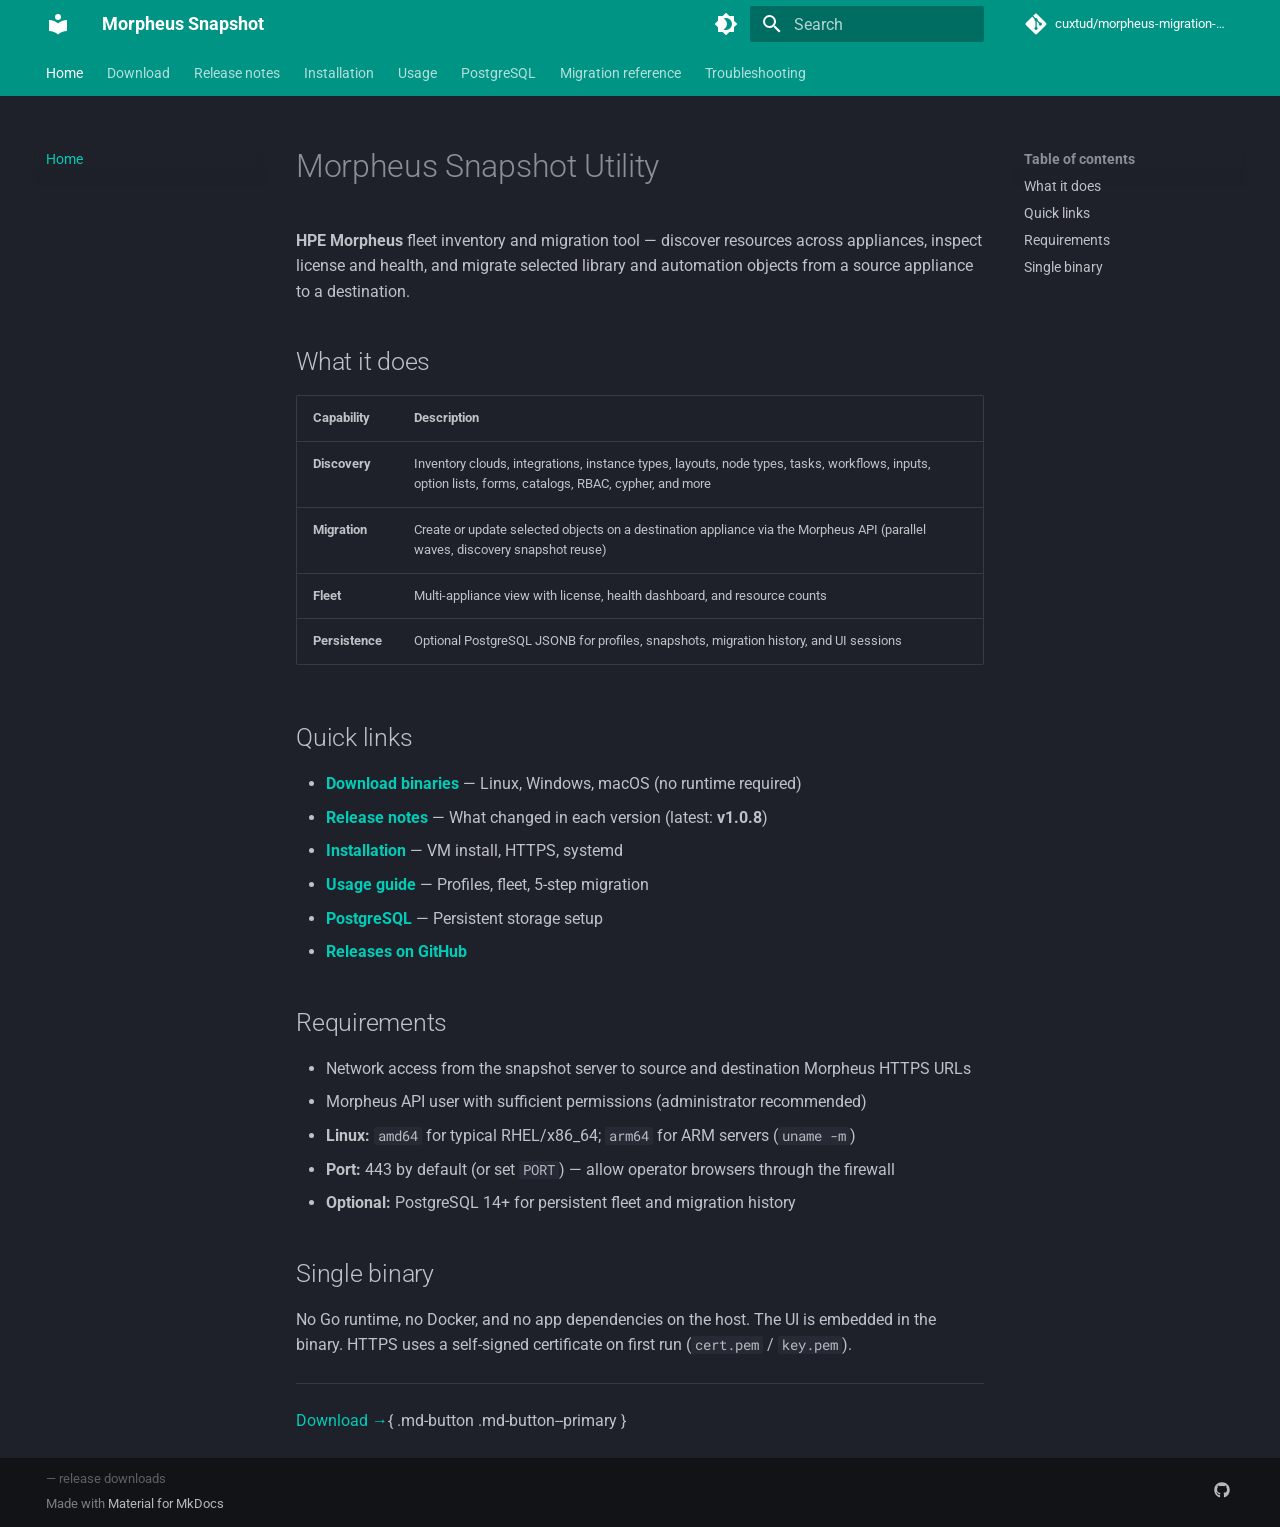
<file: index.html>
<!doctype html>
<html lang="en" class="no-js">
  <head>
    
      <meta charset="utf-8">
      <meta name="viewport" content="width=device-width,initial-scale=1">
      
        <meta name="description" content="HPE Morpheus fleet inventory and migration utility">
      
      
      
        <link rel="canonical" href="https://cuxtud.github.io/morpheus-migration-utility/">
      
      
      
        <link rel="next" href="download/">
      
      
        
      
      
      <link rel="icon" href="assets/images/favicon.png">
      <meta name="generator" content="mkdocs-1.6.1, mkdocs-material-9.7.6">
    
    
      
        <title>Morpheus Snapshot</title>
      
    
    
      <link rel="stylesheet" href="assets/stylesheets/main.484c7ddc.min.css">
      
        
        <link rel="stylesheet" href="assets/stylesheets/palette.ab4e12ef.min.css">
      
      


    
    
      
    
    
      
        
        
        <link rel="preconnect" href="https://fonts.gstatic.com" crossorigin>
        <link rel="stylesheet" href="https://fonts.googleapis.com/css?family=Roboto:300,300i,400,400i,700,700i%7CRoboto+Mono:400,400i,700,700i&display=fallback">
        <style>:root{--md-text-font:"Roboto";--md-code-font:"Roboto Mono"}</style>
      
    
    
      <link rel="stylesheet" href="stylesheets/extra.css">
    
    <script>__md_scope=new URL(".",location),__md_hash=e=>[...e].reduce(((e,_)=>(e<<5)-e+_.charCodeAt(0)),0),__md_get=(e,_=localStorage,t=__md_scope)=>JSON.parse(_.getItem(t.pathname+"."+e)),__md_set=(e,_,t=localStorage,a=__md_scope)=>{try{t.setItem(a.pathname+"."+e,JSON.stringify(_))}catch(e){}}</script>
    
      

    
    
  </head>
  
  
    
    
      
    
    
    
    
    <body dir="ltr" data-md-color-scheme="slate" data-md-color-primary="teal" data-md-color-accent="cyan">
  
    
    <input class="md-toggle" data-md-toggle="drawer" type="checkbox" id="__drawer" autocomplete="off">
    <input class="md-toggle" data-md-toggle="search" type="checkbox" id="__search" autocomplete="off">
    <label class="md-overlay" for="__drawer"></label>
    <div data-md-component="skip">
      
        
        <a href="#morpheus-snapshot-utility" class="md-skip">
          Skip to content
        </a>
      
    </div>
    <div data-md-component="announce">
      
    </div>
    
    
      

<header class="md-header" data-md-component="header">
  <nav class="md-header__inner md-grid" aria-label="Header">
    <a href="." title="Morpheus Snapshot" class="md-header__button md-logo" aria-label="Morpheus Snapshot" data-md-component="logo">
      
  
  <svg xmlns="http://www.w3.org/2000/svg" viewBox="0 0 24 24"><path d="M12 8a3 3 0 0 0 3-3 3 3 0 0 0-3-3 3 3 0 0 0-3 3 3 3 0 0 0 3 3m0 3.54C9.64 9.35 6.5 8 3 8v11c3.5 0 6.64 1.35 9 3.54 2.36-2.19 5.5-3.54 9-3.54V8c-3.5 0-6.64 1.35-9 3.54"/></svg>

    </a>
    <label class="md-header__button md-icon" for="__drawer">
      
      <svg xmlns="http://www.w3.org/2000/svg" viewBox="0 0 24 24"><path d="M3 6h18v2H3zm0 5h18v2H3zm0 5h18v2H3z"/></svg>
    </label>
    <div class="md-header__title" data-md-component="header-title">
      <div class="md-header__ellipsis">
        <div class="md-header__topic">
          <span class="md-ellipsis">
            Morpheus Snapshot
          </span>
        </div>
        <div class="md-header__topic" data-md-component="header-topic">
          <span class="md-ellipsis">
            
              Home
            
          </span>
        </div>
      </div>
    </div>
    
      
        <form class="md-header__option" data-md-component="palette">
  
    
    
    
    <input class="md-option" data-md-color-media="" data-md-color-scheme="slate" data-md-color-primary="teal" data-md-color-accent="cyan"  aria-label="Light mode"  type="radio" name="__palette" id="__palette_0">
    
      <label class="md-header__button md-icon" title="Light mode" for="__palette_1" hidden>
        <svg xmlns="http://www.w3.org/2000/svg" viewBox="0 0 24 24"><path d="M12 18c-.89 0-1.74-.2-2.5-.55C11.56 16.5 13 14.42 13 12s-1.44-4.5-3.5-5.45C10.26 6.2 11.11 6 12 6a6 6 0 0 1 6 6 6 6 0 0 1-6 6m8-9.31V4h-4.69L12 .69 8.69 4H4v4.69L.69 12 4 15.31V20h4.69L12 23.31 15.31 20H20v-4.69L23.31 12z"/></svg>
      </label>
    
  
    
    
    
    <input class="md-option" data-md-color-media="" data-md-color-scheme="default" data-md-color-primary="teal" data-md-color-accent="cyan"  aria-label="Dark mode"  type="radio" name="__palette" id="__palette_1">
    
      <label class="md-header__button md-icon" title="Dark mode" for="__palette_0" hidden>
        <svg xmlns="http://www.w3.org/2000/svg" viewBox="0 0 24 24"><path d="M12 8a4 4 0 0 0-4 4 4 4 0 0 0 4 4 4 4 0 0 0 4-4 4 4 0 0 0-4-4m0 10a6 6 0 0 1-6-6 6 6 0 0 1 6-6 6 6 0 0 1 6 6 6 6 0 0 1-6 6m8-9.31V4h-4.69L12 .69 8.69 4H4v4.69L.69 12 4 15.31V20h4.69L12 23.31 15.31 20H20v-4.69L23.31 12z"/></svg>
      </label>
    
  
</form>
      
    
    
      <script>var palette=__md_get("__palette");if(palette&&palette.color){if("(prefers-color-scheme)"===palette.color.media){var media=matchMedia("(prefers-color-scheme: light)"),input=document.querySelector(media.matches?"[data-md-color-media='(prefers-color-scheme: light)']":"[data-md-color-media='(prefers-color-scheme: dark)']");palette.color.media=input.getAttribute("data-md-color-media"),palette.color.scheme=input.getAttribute("data-md-color-scheme"),palette.color.primary=input.getAttribute("data-md-color-primary"),palette.color.accent=input.getAttribute("data-md-color-accent")}for(var[key,value]of Object.entries(palette.color))document.body.setAttribute("data-md-color-"+key,value)}</script>
    
    
    
      
      
        <label class="md-header__button md-icon" for="__search">
          
          <svg xmlns="http://www.w3.org/2000/svg" viewBox="0 0 24 24"><path d="M9.5 3A6.5 6.5 0 0 1 16 9.5c0 1.61-.59 3.09-1.56 4.23l.27.27h.79l5 5-1.5 1.5-5-5v-.79l-.27-.27A6.52 6.52 0 0 1 9.5 16 6.5 6.5 0 0 1 3 9.5 6.5 6.5 0 0 1 9.5 3m0 2C7 5 5 7 5 9.5S7 14 9.5 14 14 12 14 9.5 12 5 9.5 5"/></svg>
        </label>
        <div class="md-search" data-md-component="search" role="dialog">
  <label class="md-search__overlay" for="__search"></label>
  <div class="md-search__inner" role="search">
    <form class="md-search__form" name="search">
      <input type="text" class="md-search__input" name="query" aria-label="Search" placeholder="Search" autocapitalize="off" autocorrect="off" autocomplete="off" spellcheck="false" data-md-component="search-query" required>
      <label class="md-search__icon md-icon" for="__search">
        
        <svg xmlns="http://www.w3.org/2000/svg" viewBox="0 0 24 24"><path d="M9.5 3A6.5 6.5 0 0 1 16 9.5c0 1.61-.59 3.09-1.56 4.23l.27.27h.79l5 5-1.5 1.5-5-5v-.79l-.27-.27A6.52 6.52 0 0 1 9.5 16 6.5 6.5 0 0 1 3 9.5 6.5 6.5 0 0 1 9.5 3m0 2C7 5 5 7 5 9.5S7 14 9.5 14 14 12 14 9.5 12 5 9.5 5"/></svg>
        
        <svg xmlns="http://www.w3.org/2000/svg" viewBox="0 0 24 24"><path d="M20 11v2H8l5.5 5.5-1.42 1.42L4.16 12l7.92-7.92L13.5 5.5 8 11z"/></svg>
      </label>
      <nav class="md-search__options" aria-label="Search">
        
        <button type="reset" class="md-search__icon md-icon" title="Clear" aria-label="Clear" tabindex="-1">
          
          <svg xmlns="http://www.w3.org/2000/svg" viewBox="0 0 24 24"><path d="M19 6.41 17.59 5 12 10.59 6.41 5 5 6.41 10.59 12 5 17.59 6.41 19 12 13.41 17.59 19 19 17.59 13.41 12z"/></svg>
        </button>
      </nav>
      
        <div class="md-search__suggest" data-md-component="search-suggest"></div>
      
    </form>
    <div class="md-search__output">
      <div class="md-search__scrollwrap" tabindex="0" data-md-scrollfix>
        <div class="md-search-result" data-md-component="search-result">
          <div class="md-search-result__meta">
            Initializing search
          </div>
          <ol class="md-search-result__list" role="presentation"></ol>
        </div>
      </div>
    </div>
  </div>
</div>
      
    
    
      <div class="md-header__source">
        <a href="https://github.com/cuxtud/morpheus-migration-utility" title="Go to repository" class="md-source" data-md-component="source">
  <div class="md-source__icon md-icon">
    
    <svg xmlns="http://www.w3.org/2000/svg" viewBox="0 0 448 512"><!--! Font Awesome Free 7.1.0 by @fontawesome - https://fontawesome.com License - https://fontawesome.com/license/free (Icons: CC BY 4.0, Fonts: SIL OFL 1.1, Code: MIT License) Copyright 2025 Fonticons, Inc.--><path d="M439.6 236.1 244 40.5c-5.4-5.5-12.8-8.5-20.4-8.5s-15 3-20.4 8.4L162.5 81l51.5 51.5c27.1-9.1 52.7 16.8 43.4 43.7l49.7 49.7c34.2-11.8 61.2 31 35.5 56.7-26.5 26.5-70.2-2.9-56-37.3L240.3 199v121.9c25.3 12.5 22.3 41.8 9.1 55-6.4 6.4-15.2 10.1-24.3 10.1s-17.8-3.6-24.3-10.1c-17.6-17.6-11.1-46.9 11.2-56v-123c-20.8-8.5-24.6-30.7-18.6-45L142.6 101 8.5 235.1C3 240.6 0 247.9 0 255.5s3 15 8.5 20.4l195.6 195.7c5.4 5.4 12.7 8.4 20.4 8.4s15-3 20.4-8.4l194.7-194.7c5.4-5.4 8.4-12.8 8.4-20.4s-3-15-8.4-20.4"/></svg>
  </div>
  <div class="md-source__repository">
    cuxtud/morpheus-migration-utility
  </div>
</a>
      </div>
    
  </nav>
  
</header>
    
    <div class="md-container" data-md-component="container">
      
      
        
          
            
<nav class="md-tabs" aria-label="Tabs" data-md-component="tabs">
  <div class="md-grid">
    <ul class="md-tabs__list">
      
        
  
  
  
    
  
  
    <li class="md-tabs__item md-tabs__item--active">
      <a href="." class="md-tabs__link">
        
  
  
    
  
  Home

      </a>
    </li>
  

      
        
  
  
  
  
    <li class="md-tabs__item">
      <a href="download/" class="md-tabs__link">
        
  
  
    
  
  Download

      </a>
    </li>
  

      
        
  
  
  
  
    <li class="md-tabs__item">
      <a href="releases/" class="md-tabs__link">
        
  
  
    
  
  Release notes

      </a>
    </li>
  

      
        
  
  
  
  
    <li class="md-tabs__item">
      <a href="installation/" class="md-tabs__link">
        
  
  
    
  
  Installation

      </a>
    </li>
  

      
        
  
  
  
  
    <li class="md-tabs__item">
      <a href="usage/" class="md-tabs__link">
        
  
  
    
  
  Usage

      </a>
    </li>
  

      
        
  
  
  
  
    <li class="md-tabs__item">
      <a href="postgres/" class="md-tabs__link">
        
  
  
    
  
  PostgreSQL

      </a>
    </li>
  

      
        
  
  
  
  
    <li class="md-tabs__item">
      <a href="migration-reference/" class="md-tabs__link">
        
  
  
    
  
  Migration reference

      </a>
    </li>
  

      
        
  
  
  
  
    <li class="md-tabs__item">
      <a href="troubleshooting/" class="md-tabs__link">
        
  
  
    
  
  Troubleshooting

      </a>
    </li>
  

      
    </ul>
  </div>
</nav>
          
        
      
      <main class="md-main" data-md-component="main">
        <div class="md-main__inner md-grid">
          
            
              
              <div class="md-sidebar md-sidebar--primary" data-md-component="sidebar" data-md-type="navigation" >
                <div class="md-sidebar__scrollwrap">
                  <div class="md-sidebar__inner">
                    


  


<nav class="md-nav md-nav--primary md-nav--lifted" aria-label="Navigation" data-md-level="0">
  <label class="md-nav__title" for="__drawer">
    <a href="." title="Morpheus Snapshot" class="md-nav__button md-logo" aria-label="Morpheus Snapshot" data-md-component="logo">
      
  
  <svg xmlns="http://www.w3.org/2000/svg" viewBox="0 0 24 24"><path d="M12 8a3 3 0 0 0 3-3 3 3 0 0 0-3-3 3 3 0 0 0-3 3 3 3 0 0 0 3 3m0 3.54C9.64 9.35 6.5 8 3 8v11c3.5 0 6.64 1.35 9 3.54 2.36-2.19 5.5-3.54 9-3.54V8c-3.5 0-6.64 1.35-9 3.54"/></svg>

    </a>
    Morpheus Snapshot
  </label>
  
    <div class="md-nav__source">
      <a href="https://github.com/cuxtud/morpheus-migration-utility" title="Go to repository" class="md-source" data-md-component="source">
  <div class="md-source__icon md-icon">
    
    <svg xmlns="http://www.w3.org/2000/svg" viewBox="0 0 448 512"><!--! Font Awesome Free 7.1.0 by @fontawesome - https://fontawesome.com License - https://fontawesome.com/license/free (Icons: CC BY 4.0, Fonts: SIL OFL 1.1, Code: MIT License) Copyright 2025 Fonticons, Inc.--><path d="M439.6 236.1 244 40.5c-5.4-5.5-12.8-8.5-20.4-8.5s-15 3-20.4 8.4L162.5 81l51.5 51.5c27.1-9.1 52.7 16.8 43.4 43.7l49.7 49.7c34.2-11.8 61.2 31 35.5 56.7-26.5 26.5-70.2-2.9-56-37.3L240.3 199v121.9c25.3 12.5 22.3 41.8 9.1 55-6.4 6.4-15.2 10.1-24.3 10.1s-17.8-3.6-24.3-10.1c-17.6-17.6-11.1-46.9 11.2-56v-123c-20.8-8.5-24.6-30.7-18.6-45L142.6 101 8.5 235.1C3 240.6 0 247.9 0 255.5s3 15 8.5 20.4l195.6 195.7c5.4 5.4 12.7 8.4 20.4 8.4s15-3 20.4-8.4l194.7-194.7c5.4-5.4 8.4-12.8 8.4-20.4s-3-15-8.4-20.4"/></svg>
  </div>
  <div class="md-source__repository">
    cuxtud/morpheus-migration-utility
  </div>
</a>
    </div>
  
  <ul class="md-nav__list" data-md-scrollfix>
    
      
      
  
  
    
  
  
  
    <li class="md-nav__item md-nav__item--active">
      
      <input class="md-nav__toggle md-toggle" type="checkbox" id="__toc">
      
      
        
      
      
        <label class="md-nav__link md-nav__link--active" for="__toc">
          
  
  
  <span class="md-ellipsis">
    
  
    Home
  

    
  </span>
  
  

          <span class="md-nav__icon md-icon"></span>
        </label>
      
      <a href="." class="md-nav__link md-nav__link--active">
        
  
  
  <span class="md-ellipsis">
    
  
    Home
  

    
  </span>
  
  

      </a>
      
        

<nav class="md-nav md-nav--secondary" aria-label="Table of contents">
  
  
  
    
  
  
    <label class="md-nav__title" for="__toc">
      <span class="md-nav__icon md-icon"></span>
      Table of contents
    </label>
    <ul class="md-nav__list" data-md-component="toc" data-md-scrollfix>
      
        <li class="md-nav__item">
  <a href="#what-it-does" class="md-nav__link">
    <span class="md-ellipsis">
      
        What it does
      
    </span>
  </a>
  
</li>
      
        <li class="md-nav__item">
  <a href="#quick-links" class="md-nav__link">
    <span class="md-ellipsis">
      
        Quick links
      
    </span>
  </a>
  
</li>
      
        <li class="md-nav__item">
  <a href="#requirements" class="md-nav__link">
    <span class="md-ellipsis">
      
        Requirements
      
    </span>
  </a>
  
</li>
      
        <li class="md-nav__item">
  <a href="#single-binary" class="md-nav__link">
    <span class="md-ellipsis">
      
        Single binary
      
    </span>
  </a>
  
</li>
      
    </ul>
  
</nav>
      
    </li>
  

    
      
      
  
  
  
  
    <li class="md-nav__item">
      <a href="download/" class="md-nav__link">
        
  
  
  <span class="md-ellipsis">
    
  
    Download
  

    
  </span>
  
  

      </a>
    </li>
  

    
      
      
  
  
  
  
    <li class="md-nav__item">
      <a href="releases/" class="md-nav__link">
        
  
  
  <span class="md-ellipsis">
    
  
    Release notes
  

    
  </span>
  
  

      </a>
    </li>
  

    
      
      
  
  
  
  
    <li class="md-nav__item">
      <a href="installation/" class="md-nav__link">
        
  
  
  <span class="md-ellipsis">
    
  
    Installation
  

    
  </span>
  
  

      </a>
    </li>
  

    
      
      
  
  
  
  
    <li class="md-nav__item">
      <a href="usage/" class="md-nav__link">
        
  
  
  <span class="md-ellipsis">
    
  
    Usage
  

    
  </span>
  
  

      </a>
    </li>
  

    
      
      
  
  
  
  
    <li class="md-nav__item">
      <a href="postgres/" class="md-nav__link">
        
  
  
  <span class="md-ellipsis">
    
  
    PostgreSQL
  

    
  </span>
  
  

      </a>
    </li>
  

    
      
      
  
  
  
  
    <li class="md-nav__item">
      <a href="migration-reference/" class="md-nav__link">
        
  
  
  <span class="md-ellipsis">
    
  
    Migration reference
  

    
  </span>
  
  

      </a>
    </li>
  

    
      
      
  
  
  
  
    <li class="md-nav__item">
      <a href="troubleshooting/" class="md-nav__link">
        
  
  
  <span class="md-ellipsis">
    
  
    Troubleshooting
  

    
  </span>
  
  

      </a>
    </li>
  

    
  </ul>
</nav>
                  </div>
                </div>
              </div>
            
            
              
              <div class="md-sidebar md-sidebar--secondary" data-md-component="sidebar" data-md-type="toc" >
                <div class="md-sidebar__scrollwrap">
                  <div class="md-sidebar__inner">
                    

<nav class="md-nav md-nav--secondary" aria-label="Table of contents">
  
  
  
    
  
  
    <label class="md-nav__title" for="__toc">
      <span class="md-nav__icon md-icon"></span>
      Table of contents
    </label>
    <ul class="md-nav__list" data-md-component="toc" data-md-scrollfix>
      
        <li class="md-nav__item">
  <a href="#what-it-does" class="md-nav__link">
    <span class="md-ellipsis">
      
        What it does
      
    </span>
  </a>
  
</li>
      
        <li class="md-nav__item">
  <a href="#quick-links" class="md-nav__link">
    <span class="md-ellipsis">
      
        Quick links
      
    </span>
  </a>
  
</li>
      
        <li class="md-nav__item">
  <a href="#requirements" class="md-nav__link">
    <span class="md-ellipsis">
      
        Requirements
      
    </span>
  </a>
  
</li>
      
        <li class="md-nav__item">
  <a href="#single-binary" class="md-nav__link">
    <span class="md-ellipsis">
      
        Single binary
      
    </span>
  </a>
  
</li>
      
    </ul>
  
</nav>
                  </div>
                </div>
              </div>
            
          
          
            <div class="md-content" data-md-component="content">
              
              <article class="md-content__inner md-typeset">
                
                  


  
  


<h1 id="morpheus-snapshot-utility">Morpheus Snapshot Utility<a class="headerlink" href="#morpheus-snapshot-utility" title="Permanent link">&para;</a></h1>
<p><strong>HPE Morpheus</strong> fleet inventory and migration tool — discover resources across appliances, inspect license and health, and migrate selected library and automation objects from a source appliance to a destination.</p>
<h2 id="what-it-does">What it does<a class="headerlink" href="#what-it-does" title="Permanent link">&para;</a></h2>
<table>
<thead>
<tr>
<th>Capability</th>
<th>Description</th>
</tr>
</thead>
<tbody>
<tr>
<td><strong>Discovery</strong></td>
<td>Inventory clouds, integrations, instance types, layouts, node types, tasks, workflows, inputs, option lists, forms, catalogs, RBAC, cypher, and more</td>
</tr>
<tr>
<td><strong>Migration</strong></td>
<td>Create or update selected objects on a destination appliance via the Morpheus API (parallel waves, discovery snapshot reuse)</td>
</tr>
<tr>
<td><strong>Fleet</strong></td>
<td>Multi-appliance view with license, health dashboard, and resource counts</td>
</tr>
<tr>
<td><strong>Persistence</strong></td>
<td>Optional PostgreSQL JSONB for profiles, snapshots, migration history, and UI sessions</td>
</tr>
</tbody>
</table>
<h2 id="quick-links">Quick links<a class="headerlink" href="#quick-links" title="Permanent link">&para;</a></h2>
<ul>
<li><strong><a href="download/">Download binaries</a></strong> — Linux, Windows, macOS (no runtime required)</li>
<li><strong><a href="releases/">Release notes</a></strong> — What changed in each version (latest: <strong>v1.0.8</strong>)</li>
<li><strong><a href="installation/">Installation</a></strong> — VM install, HTTPS, systemd</li>
<li><strong><a href="usage/">Usage guide</a></strong> — Profiles, fleet, 5-step migration</li>
<li><strong><a href="postgres/">PostgreSQL</a></strong> — Persistent storage setup</li>
<li><strong><a href="https://github.com/cuxtud/morpheus-migration-utility/releases">Releases on GitHub</a></strong></li>
</ul>
<h2 id="requirements">Requirements<a class="headerlink" href="#requirements" title="Permanent link">&para;</a></h2>
<ul>
<li>Network access from the snapshot server to source and destination Morpheus HTTPS URLs</li>
<li>Morpheus API user with sufficient permissions (administrator recommended)</li>
<li><strong>Linux:</strong> <code>amd64</code> for typical RHEL/x86_64; <code>arm64</code> for ARM servers (<code>uname -m</code>)</li>
<li><strong>Port:</strong> 443 by default (or set <code>PORT</code>) — allow operator browsers through the firewall</li>
<li><strong>Optional:</strong> PostgreSQL 14+ for persistent fleet and migration history</li>
</ul>
<h2 id="single-binary">Single binary<a class="headerlink" href="#single-binary" title="Permanent link">&para;</a></h2>
<p>No Go runtime, no Docker, and no app dependencies on the host. The UI is embedded in the binary. HTTPS uses a self-signed certificate on first run (<code>cert.pem</code> / <code>key.pem</code>).</p>
<hr />
<p><a href="download/">Download →</a>{ .md-button .md-button--primary }</p>












                
              </article>
            </div>
          
          
<script>var target=document.getElementById(location.hash.slice(1));target&&target.name&&(target.checked=target.name.startsWith("__tabbed_"))</script>
        </div>
        
          <button type="button" class="md-top md-icon" data-md-component="top" hidden>
  
  <svg xmlns="http://www.w3.org/2000/svg" viewBox="0 0 24 24"><path d="M13 20h-2V8l-5.5 5.5-1.42-1.42L12 4.16l7.92 7.92-1.42 1.42L13 8z"/></svg>
  Back to top
</button>
        
      </main>
      
        <footer class="md-footer">
  
  <div class="md-footer-meta md-typeset">
    <div class="md-footer-meta__inner md-grid">
      <div class="md-copyright">
  <p class="md-download-count" id="github-download-count" aria-live="polite">
    <span class="md-download-count__value" aria-hidden="true">…</span>
    <span class="md-download-count__label">release downloads</span>
  </p>
  
  
    Made with
    <a
      href="https://squidfunk.github.io/mkdocs-material/"
      target="_blank"
      rel="noopener"
      class="md-copyright__link"
    >
      Material for MkDocs
    </a>
  
</div>
      
        
<div class="md-social">
  
    
    
    
    
      
      
    
    <a href="https://github.com/cuxtud/morpheus-migration-utility" target="_blank" rel="noopener" title="github.com" class="md-social__link">
      <svg xmlns="http://www.w3.org/2000/svg" viewBox="0 0 512 512"><!--! Font Awesome Free 7.1.0 by @fontawesome - https://fontawesome.com License - https://fontawesome.com/license/free (Icons: CC BY 4.0, Fonts: SIL OFL 1.1, Code: MIT License) Copyright 2025 Fonticons, Inc.--><path d="M173.9 397.4c0 2-2.3 3.6-5.2 3.6-3.3.3-5.6-1.3-5.6-3.6 0-2 2.3-3.6 5.2-3.6 3-.3 5.6 1.3 5.6 3.6m-31.1-4.5c-.7 2 1.3 4.3 4.3 4.9 2.6 1 5.6 0 6.2-2s-1.3-4.3-4.3-5.2c-2.6-.7-5.5.3-6.2 2.3m44.2-1.7c-2.9.7-4.9 2.6-4.6 4.9.3 2 2.9 3.3 5.9 2.6 2.9-.7 4.9-2.6 4.6-4.6-.3-1.9-3-3.2-5.9-2.9M252.8 8C114.1 8 8 113.3 8 252c0 110.9 69.8 205.8 169.5 239.2 12.8 2.3 17.3-5.6 17.3-12.1 0-6.2-.3-40.4-.3-61.4 0 0-70 15-84.7-29.8 0 0-11.4-29.1-27.8-36.6 0 0-22.9-15.7 1.6-15.4 0 0 24.9 2 38.6 25.8 21.9 38.6 58.6 27.5 72.9 20.9 2.3-16 8.8-27.1 16-33.7-55.9-6.2-112.3-14.3-112.3-110.5 0-27.5 7.6-41.3 23.6-58.9-2.6-6.5-11.1-33.3 2.6-67.9 20.9-6.5 69 27 69 27 20-5.6 41.5-8.5 62.8-8.5s42.8 2.9 62.8 8.5c0 0 48.1-33.6 69-27 13.7 34.7 5.2 61.4 2.6 67.9 16 17.7 25.8 31.5 25.8 58.9 0 96.5-58.9 104.2-114.8 110.5 9.2 7.9 17 22.9 17 46.4 0 33.7-.3 75.4-.3 83.6 0 6.5 4.6 14.4 17.3 12.1C436.2 457.8 504 362.9 504 252 504 113.3 391.5 8 252.8 8M105.2 352.9c-1.3 1-1 3.3.7 5.2 1.6 1.6 3.9 2.3 5.2 1 1.3-1 1-3.3-.7-5.2-1.6-1.6-3.9-2.3-5.2-1m-10.8-8.1c-.7 1.3.3 2.9 2.3 3.9 1.6 1 3.6.7 4.3-.7.7-1.3-.3-2.9-2.3-3.9-2-.6-3.6-.3-4.3.7m32.4 35.6c-1.6 1.3-1 4.3 1.3 6.2 2.3 2.3 5.2 2.6 6.5 1 1.3-1.3.7-4.3-1.3-6.2-2.2-2.3-5.2-2.6-6.5-1m-11.4-14.7c-1.6 1-1.6 3.6 0 5.9s4.3 3.3 5.6 2.3c1.6-1.3 1.6-3.9 0-6.2-1.4-2.3-4-3.3-5.6-2"/></svg>
    </a>
  
</div>
      
    </div>
  </div>
</footer>
      
    </div>
    <div class="md-dialog" data-md-component="dialog">
      <div class="md-dialog__inner md-typeset"></div>
    </div>
    
    
    
      
      
      <script id="__config" type="application/json">{"annotate": null, "base": ".", "features": ["navigation.tabs", "navigation.sections", "navigation.top", "search.suggest", "content.code.copy"], "search": "assets/javascripts/workers/search.2c215733.min.js", "tags": null, "translations": {"clipboard.copied": "Copied to clipboard", "clipboard.copy": "Copy to clipboard", "search.result.more.one": "1 more on this page", "search.result.more.other": "# more on this page", "search.result.none": "No matching documents", "search.result.one": "1 matching document", "search.result.other": "# matching documents", "search.result.placeholder": "Type to start searching", "search.result.term.missing": "Missing", "select.version": "Select version"}, "version": null}</script>
    
    
      <script src="assets/javascripts/bundle.79ae519e.min.js"></script>
      
        <script src="javascripts/download-counter.js"></script>
      
    
  </body>
</html>
</file>
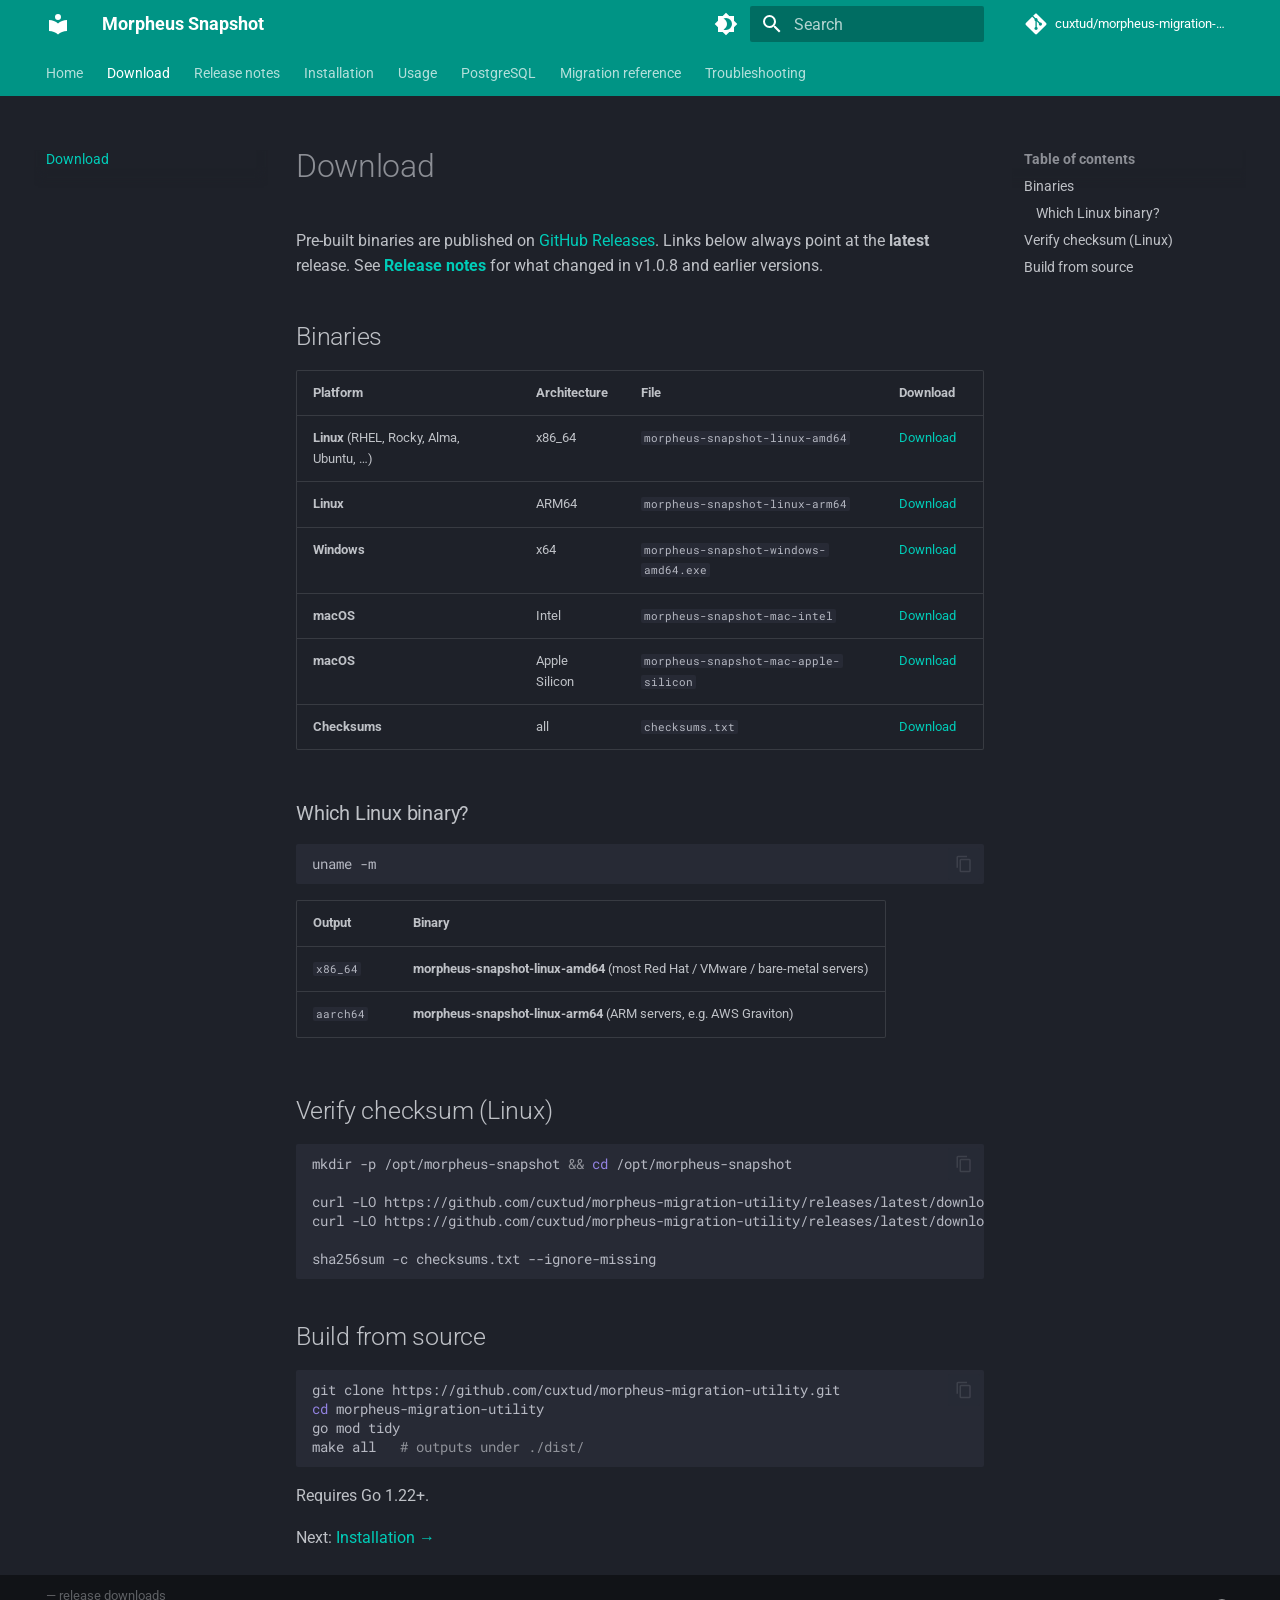
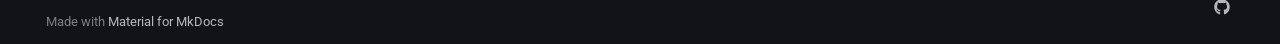
<file: download/index.html>
<!doctype html>
<html lang="en" class="no-js">
  <head>
    
      <meta charset="utf-8">
      <meta name="viewport" content="width=device-width,initial-scale=1">
      
        <meta name="description" content="HPE Morpheus fleet inventory and migration utility">
      
      
      
        <link rel="canonical" href="https://cuxtud.github.io/morpheus-migration-utility/download/">
      
      
        <link rel="prev" href="..">
      
      
        <link rel="next" href="../releases/">
      
      
        
      
      
      <link rel="icon" href="../assets/images/favicon.png">
      <meta name="generator" content="mkdocs-1.6.1, mkdocs-material-9.7.6">
    
    
      
        <title>Download - Morpheus Snapshot</title>
      
    
    
      <link rel="stylesheet" href="../assets/stylesheets/main.484c7ddc.min.css">
      
        
        <link rel="stylesheet" href="../assets/stylesheets/palette.ab4e12ef.min.css">
      
      


    
    
      
    
    
      
        
        
        <link rel="preconnect" href="https://fonts.gstatic.com" crossorigin>
        <link rel="stylesheet" href="https://fonts.googleapis.com/css?family=Roboto:300,300i,400,400i,700,700i%7CRoboto+Mono:400,400i,700,700i&display=fallback">
        <style>:root{--md-text-font:"Roboto";--md-code-font:"Roboto Mono"}</style>
      
    
    
      <link rel="stylesheet" href="../stylesheets/extra.css">
    
    <script>__md_scope=new URL("..",location),__md_hash=e=>[...e].reduce(((e,_)=>(e<<5)-e+_.charCodeAt(0)),0),__md_get=(e,_=localStorage,t=__md_scope)=>JSON.parse(_.getItem(t.pathname+"."+e)),__md_set=(e,_,t=localStorage,a=__md_scope)=>{try{t.setItem(a.pathname+"."+e,JSON.stringify(_))}catch(e){}}</script>
    
      

    
    
  </head>
  
  
    
    
      
    
    
    
    
    <body dir="ltr" data-md-color-scheme="slate" data-md-color-primary="teal" data-md-color-accent="cyan">
  
    
    <input class="md-toggle" data-md-toggle="drawer" type="checkbox" id="__drawer" autocomplete="off">
    <input class="md-toggle" data-md-toggle="search" type="checkbox" id="__search" autocomplete="off">
    <label class="md-overlay" for="__drawer"></label>
    <div data-md-component="skip">
      
        
        <a href="#download" class="md-skip">
          Skip to content
        </a>
      
    </div>
    <div data-md-component="announce">
      
    </div>
    
    
      

<header class="md-header" data-md-component="header">
  <nav class="md-header__inner md-grid" aria-label="Header">
    <a href=".." title="Morpheus Snapshot" class="md-header__button md-logo" aria-label="Morpheus Snapshot" data-md-component="logo">
      
  
  <svg xmlns="http://www.w3.org/2000/svg" viewBox="0 0 24 24"><path d="M12 8a3 3 0 0 0 3-3 3 3 0 0 0-3-3 3 3 0 0 0-3 3 3 3 0 0 0 3 3m0 3.54C9.64 9.35 6.5 8 3 8v11c3.5 0 6.64 1.35 9 3.54 2.36-2.19 5.5-3.54 9-3.54V8c-3.5 0-6.64 1.35-9 3.54"/></svg>

    </a>
    <label class="md-header__button md-icon" for="__drawer">
      
      <svg xmlns="http://www.w3.org/2000/svg" viewBox="0 0 24 24"><path d="M3 6h18v2H3zm0 5h18v2H3zm0 5h18v2H3z"/></svg>
    </label>
    <div class="md-header__title" data-md-component="header-title">
      <div class="md-header__ellipsis">
        <div class="md-header__topic">
          <span class="md-ellipsis">
            Morpheus Snapshot
          </span>
        </div>
        <div class="md-header__topic" data-md-component="header-topic">
          <span class="md-ellipsis">
            
              Download
            
          </span>
        </div>
      </div>
    </div>
    
      
        <form class="md-header__option" data-md-component="palette">
  
    
    
    
    <input class="md-option" data-md-color-media="" data-md-color-scheme="slate" data-md-color-primary="teal" data-md-color-accent="cyan"  aria-label="Light mode"  type="radio" name="__palette" id="__palette_0">
    
      <label class="md-header__button md-icon" title="Light mode" for="__palette_1" hidden>
        <svg xmlns="http://www.w3.org/2000/svg" viewBox="0 0 24 24"><path d="M12 18c-.89 0-1.74-.2-2.5-.55C11.56 16.5 13 14.42 13 12s-1.44-4.5-3.5-5.45C10.26 6.2 11.11 6 12 6a6 6 0 0 1 6 6 6 6 0 0 1-6 6m8-9.31V4h-4.69L12 .69 8.69 4H4v4.69L.69 12 4 15.31V20h4.69L12 23.31 15.31 20H20v-4.69L23.31 12z"/></svg>
      </label>
    
  
    
    
    
    <input class="md-option" data-md-color-media="" data-md-color-scheme="default" data-md-color-primary="teal" data-md-color-accent="cyan"  aria-label="Dark mode"  type="radio" name="__palette" id="__palette_1">
    
      <label class="md-header__button md-icon" title="Dark mode" for="__palette_0" hidden>
        <svg xmlns="http://www.w3.org/2000/svg" viewBox="0 0 24 24"><path d="M12 8a4 4 0 0 0-4 4 4 4 0 0 0 4 4 4 4 0 0 0 4-4 4 4 0 0 0-4-4m0 10a6 6 0 0 1-6-6 6 6 0 0 1 6-6 6 6 0 0 1 6 6 6 6 0 0 1-6 6m8-9.31V4h-4.69L12 .69 8.69 4H4v4.69L.69 12 4 15.31V20h4.69L12 23.31 15.31 20H20v-4.69L23.31 12z"/></svg>
      </label>
    
  
</form>
      
    
    
      <script>var palette=__md_get("__palette");if(palette&&palette.color){if("(prefers-color-scheme)"===palette.color.media){var media=matchMedia("(prefers-color-scheme: light)"),input=document.querySelector(media.matches?"[data-md-color-media='(prefers-color-scheme: light)']":"[data-md-color-media='(prefers-color-scheme: dark)']");palette.color.media=input.getAttribute("data-md-color-media"),palette.color.scheme=input.getAttribute("data-md-color-scheme"),palette.color.primary=input.getAttribute("data-md-color-primary"),palette.color.accent=input.getAttribute("data-md-color-accent")}for(var[key,value]of Object.entries(palette.color))document.body.setAttribute("data-md-color-"+key,value)}</script>
    
    
    
      
      
        <label class="md-header__button md-icon" for="__search">
          
          <svg xmlns="http://www.w3.org/2000/svg" viewBox="0 0 24 24"><path d="M9.5 3A6.5 6.5 0 0 1 16 9.5c0 1.61-.59 3.09-1.56 4.23l.27.27h.79l5 5-1.5 1.5-5-5v-.79l-.27-.27A6.52 6.52 0 0 1 9.5 16 6.5 6.5 0 0 1 3 9.5 6.5 6.5 0 0 1 9.5 3m0 2C7 5 5 7 5 9.5S7 14 9.5 14 14 12 14 9.5 12 5 9.5 5"/></svg>
        </label>
        <div class="md-search" data-md-component="search" role="dialog">
  <label class="md-search__overlay" for="__search"></label>
  <div class="md-search__inner" role="search">
    <form class="md-search__form" name="search">
      <input type="text" class="md-search__input" name="query" aria-label="Search" placeholder="Search" autocapitalize="off" autocorrect="off" autocomplete="off" spellcheck="false" data-md-component="search-query" required>
      <label class="md-search__icon md-icon" for="__search">
        
        <svg xmlns="http://www.w3.org/2000/svg" viewBox="0 0 24 24"><path d="M9.5 3A6.5 6.5 0 0 1 16 9.5c0 1.61-.59 3.09-1.56 4.23l.27.27h.79l5 5-1.5 1.5-5-5v-.79l-.27-.27A6.52 6.52 0 0 1 9.5 16 6.5 6.5 0 0 1 3 9.5 6.5 6.5 0 0 1 9.5 3m0 2C7 5 5 7 5 9.5S7 14 9.5 14 14 12 14 9.5 12 5 9.5 5"/></svg>
        
        <svg xmlns="http://www.w3.org/2000/svg" viewBox="0 0 24 24"><path d="M20 11v2H8l5.5 5.5-1.42 1.42L4.16 12l7.92-7.92L13.5 5.5 8 11z"/></svg>
      </label>
      <nav class="md-search__options" aria-label="Search">
        
        <button type="reset" class="md-search__icon md-icon" title="Clear" aria-label="Clear" tabindex="-1">
          
          <svg xmlns="http://www.w3.org/2000/svg" viewBox="0 0 24 24"><path d="M19 6.41 17.59 5 12 10.59 6.41 5 5 6.41 10.59 12 5 17.59 6.41 19 12 13.41 17.59 19 19 17.59 13.41 12z"/></svg>
        </button>
      </nav>
      
        <div class="md-search__suggest" data-md-component="search-suggest"></div>
      
    </form>
    <div class="md-search__output">
      <div class="md-search__scrollwrap" tabindex="0" data-md-scrollfix>
        <div class="md-search-result" data-md-component="search-result">
          <div class="md-search-result__meta">
            Initializing search
          </div>
          <ol class="md-search-result__list" role="presentation"></ol>
        </div>
      </div>
    </div>
  </div>
</div>
      
    
    
      <div class="md-header__source">
        <a href="https://github.com/cuxtud/morpheus-migration-utility" title="Go to repository" class="md-source" data-md-component="source">
  <div class="md-source__icon md-icon">
    
    <svg xmlns="http://www.w3.org/2000/svg" viewBox="0 0 448 512"><!--! Font Awesome Free 7.1.0 by @fontawesome - https://fontawesome.com License - https://fontawesome.com/license/free (Icons: CC BY 4.0, Fonts: SIL OFL 1.1, Code: MIT License) Copyright 2025 Fonticons, Inc.--><path d="M439.6 236.1 244 40.5c-5.4-5.5-12.8-8.5-20.4-8.5s-15 3-20.4 8.4L162.5 81l51.5 51.5c27.1-9.1 52.7 16.8 43.4 43.7l49.7 49.7c34.2-11.8 61.2 31 35.5 56.7-26.5 26.5-70.2-2.9-56-37.3L240.3 199v121.9c25.3 12.5 22.3 41.8 9.1 55-6.4 6.4-15.2 10.1-24.3 10.1s-17.8-3.6-24.3-10.1c-17.6-17.6-11.1-46.9 11.2-56v-123c-20.8-8.5-24.6-30.7-18.6-45L142.6 101 8.5 235.1C3 240.6 0 247.9 0 255.5s3 15 8.5 20.4l195.6 195.7c5.4 5.4 12.7 8.4 20.4 8.4s15-3 20.4-8.4l194.7-194.7c5.4-5.4 8.4-12.8 8.4-20.4s-3-15-8.4-20.4"/></svg>
  </div>
  <div class="md-source__repository">
    cuxtud/morpheus-migration-utility
  </div>
</a>
      </div>
    
  </nav>
  
</header>
    
    <div class="md-container" data-md-component="container">
      
      
        
          
            
<nav class="md-tabs" aria-label="Tabs" data-md-component="tabs">
  <div class="md-grid">
    <ul class="md-tabs__list">
      
        
  
  
  
  
    <li class="md-tabs__item">
      <a href=".." class="md-tabs__link">
        
  
  
    
  
  Home

      </a>
    </li>
  

      
        
  
  
  
    
  
  
    <li class="md-tabs__item md-tabs__item--active">
      <a href="./" class="md-tabs__link">
        
  
  
    
  
  Download

      </a>
    </li>
  

      
        
  
  
  
  
    <li class="md-tabs__item">
      <a href="../releases/" class="md-tabs__link">
        
  
  
    
  
  Release notes

      </a>
    </li>
  

      
        
  
  
  
  
    <li class="md-tabs__item">
      <a href="../installation/" class="md-tabs__link">
        
  
  
    
  
  Installation

      </a>
    </li>
  

      
        
  
  
  
  
    <li class="md-tabs__item">
      <a href="../usage/" class="md-tabs__link">
        
  
  
    
  
  Usage

      </a>
    </li>
  

      
        
  
  
  
  
    <li class="md-tabs__item">
      <a href="../postgres/" class="md-tabs__link">
        
  
  
    
  
  PostgreSQL

      </a>
    </li>
  

      
        
  
  
  
  
    <li class="md-tabs__item">
      <a href="../migration-reference/" class="md-tabs__link">
        
  
  
    
  
  Migration reference

      </a>
    </li>
  

      
        
  
  
  
  
    <li class="md-tabs__item">
      <a href="../troubleshooting/" class="md-tabs__link">
        
  
  
    
  
  Troubleshooting

      </a>
    </li>
  

      
    </ul>
  </div>
</nav>
          
        
      
      <main class="md-main" data-md-component="main">
        <div class="md-main__inner md-grid">
          
            
              
              <div class="md-sidebar md-sidebar--primary" data-md-component="sidebar" data-md-type="navigation" >
                <div class="md-sidebar__scrollwrap">
                  <div class="md-sidebar__inner">
                    


  


<nav class="md-nav md-nav--primary md-nav--lifted" aria-label="Navigation" data-md-level="0">
  <label class="md-nav__title" for="__drawer">
    <a href=".." title="Morpheus Snapshot" class="md-nav__button md-logo" aria-label="Morpheus Snapshot" data-md-component="logo">
      
  
  <svg xmlns="http://www.w3.org/2000/svg" viewBox="0 0 24 24"><path d="M12 8a3 3 0 0 0 3-3 3 3 0 0 0-3-3 3 3 0 0 0-3 3 3 3 0 0 0 3 3m0 3.54C9.64 9.35 6.5 8 3 8v11c3.5 0 6.64 1.35 9 3.54 2.36-2.19 5.5-3.54 9-3.54V8c-3.5 0-6.64 1.35-9 3.54"/></svg>

    </a>
    Morpheus Snapshot
  </label>
  
    <div class="md-nav__source">
      <a href="https://github.com/cuxtud/morpheus-migration-utility" title="Go to repository" class="md-source" data-md-component="source">
  <div class="md-source__icon md-icon">
    
    <svg xmlns="http://www.w3.org/2000/svg" viewBox="0 0 448 512"><!--! Font Awesome Free 7.1.0 by @fontawesome - https://fontawesome.com License - https://fontawesome.com/license/free (Icons: CC BY 4.0, Fonts: SIL OFL 1.1, Code: MIT License) Copyright 2025 Fonticons, Inc.--><path d="M439.6 236.1 244 40.5c-5.4-5.5-12.8-8.5-20.4-8.5s-15 3-20.4 8.4L162.5 81l51.5 51.5c27.1-9.1 52.7 16.8 43.4 43.7l49.7 49.7c34.2-11.8 61.2 31 35.5 56.7-26.5 26.5-70.2-2.9-56-37.3L240.3 199v121.9c25.3 12.5 22.3 41.8 9.1 55-6.4 6.4-15.2 10.1-24.3 10.1s-17.8-3.6-24.3-10.1c-17.6-17.6-11.1-46.9 11.2-56v-123c-20.8-8.5-24.6-30.7-18.6-45L142.6 101 8.5 235.1C3 240.6 0 247.9 0 255.5s3 15 8.5 20.4l195.6 195.7c5.4 5.4 12.7 8.4 20.4 8.4s15-3 20.4-8.4l194.7-194.7c5.4-5.4 8.4-12.8 8.4-20.4s-3-15-8.4-20.4"/></svg>
  </div>
  <div class="md-source__repository">
    cuxtud/morpheus-migration-utility
  </div>
</a>
    </div>
  
  <ul class="md-nav__list" data-md-scrollfix>
    
      
      
  
  
  
  
    <li class="md-nav__item">
      <a href=".." class="md-nav__link">
        
  
  
  <span class="md-ellipsis">
    
  
    Home
  

    
  </span>
  
  

      </a>
    </li>
  

    
      
      
  
  
    
  
  
  
    <li class="md-nav__item md-nav__item--active">
      
      <input class="md-nav__toggle md-toggle" type="checkbox" id="__toc">
      
      
        
      
      
        <label class="md-nav__link md-nav__link--active" for="__toc">
          
  
  
  <span class="md-ellipsis">
    
  
    Download
  

    
  </span>
  
  

          <span class="md-nav__icon md-icon"></span>
        </label>
      
      <a href="./" class="md-nav__link md-nav__link--active">
        
  
  
  <span class="md-ellipsis">
    
  
    Download
  

    
  </span>
  
  

      </a>
      
        

<nav class="md-nav md-nav--secondary" aria-label="Table of contents">
  
  
  
    
  
  
    <label class="md-nav__title" for="__toc">
      <span class="md-nav__icon md-icon"></span>
      Table of contents
    </label>
    <ul class="md-nav__list" data-md-component="toc" data-md-scrollfix>
      
        <li class="md-nav__item">
  <a href="#binaries" class="md-nav__link">
    <span class="md-ellipsis">
      
        Binaries
      
    </span>
  </a>
  
    <nav class="md-nav" aria-label="Binaries">
      <ul class="md-nav__list">
        
          <li class="md-nav__item">
  <a href="#which-linux-binary" class="md-nav__link">
    <span class="md-ellipsis">
      
        Which Linux binary?
      
    </span>
  </a>
  
</li>
        
      </ul>
    </nav>
  
</li>
      
        <li class="md-nav__item">
  <a href="#verify-checksum-linux" class="md-nav__link">
    <span class="md-ellipsis">
      
        Verify checksum (Linux)
      
    </span>
  </a>
  
</li>
      
        <li class="md-nav__item">
  <a href="#build-from-source" class="md-nav__link">
    <span class="md-ellipsis">
      
        Build from source
      
    </span>
  </a>
  
</li>
      
    </ul>
  
</nav>
      
    </li>
  

    
      
      
  
  
  
  
    <li class="md-nav__item">
      <a href="../releases/" class="md-nav__link">
        
  
  
  <span class="md-ellipsis">
    
  
    Release notes
  

    
  </span>
  
  

      </a>
    </li>
  

    
      
      
  
  
  
  
    <li class="md-nav__item">
      <a href="../installation/" class="md-nav__link">
        
  
  
  <span class="md-ellipsis">
    
  
    Installation
  

    
  </span>
  
  

      </a>
    </li>
  

    
      
      
  
  
  
  
    <li class="md-nav__item">
      <a href="../usage/" class="md-nav__link">
        
  
  
  <span class="md-ellipsis">
    
  
    Usage
  

    
  </span>
  
  

      </a>
    </li>
  

    
      
      
  
  
  
  
    <li class="md-nav__item">
      <a href="../postgres/" class="md-nav__link">
        
  
  
  <span class="md-ellipsis">
    
  
    PostgreSQL
  

    
  </span>
  
  

      </a>
    </li>
  

    
      
      
  
  
  
  
    <li class="md-nav__item">
      <a href="../migration-reference/" class="md-nav__link">
        
  
  
  <span class="md-ellipsis">
    
  
    Migration reference
  

    
  </span>
  
  

      </a>
    </li>
  

    
      
      
  
  
  
  
    <li class="md-nav__item">
      <a href="../troubleshooting/" class="md-nav__link">
        
  
  
  <span class="md-ellipsis">
    
  
    Troubleshooting
  

    
  </span>
  
  

      </a>
    </li>
  

    
  </ul>
</nav>
                  </div>
                </div>
              </div>
            
            
              
              <div class="md-sidebar md-sidebar--secondary" data-md-component="sidebar" data-md-type="toc" >
                <div class="md-sidebar__scrollwrap">
                  <div class="md-sidebar__inner">
                    

<nav class="md-nav md-nav--secondary" aria-label="Table of contents">
  
  
  
    
  
  
    <label class="md-nav__title" for="__toc">
      <span class="md-nav__icon md-icon"></span>
      Table of contents
    </label>
    <ul class="md-nav__list" data-md-component="toc" data-md-scrollfix>
      
        <li class="md-nav__item">
  <a href="#binaries" class="md-nav__link">
    <span class="md-ellipsis">
      
        Binaries
      
    </span>
  </a>
  
    <nav class="md-nav" aria-label="Binaries">
      <ul class="md-nav__list">
        
          <li class="md-nav__item">
  <a href="#which-linux-binary" class="md-nav__link">
    <span class="md-ellipsis">
      
        Which Linux binary?
      
    </span>
  </a>
  
</li>
        
      </ul>
    </nav>
  
</li>
      
        <li class="md-nav__item">
  <a href="#verify-checksum-linux" class="md-nav__link">
    <span class="md-ellipsis">
      
        Verify checksum (Linux)
      
    </span>
  </a>
  
</li>
      
        <li class="md-nav__item">
  <a href="#build-from-source" class="md-nav__link">
    <span class="md-ellipsis">
      
        Build from source
      
    </span>
  </a>
  
</li>
      
    </ul>
  
</nav>
                  </div>
                </div>
              </div>
            
          
          
            <div class="md-content" data-md-component="content">
              
              <article class="md-content__inner md-typeset">
                
                  


  
  


<h1 id="download">Download<a class="headerlink" href="#download" title="Permanent link">&para;</a></h1>
<p>Pre-built binaries are published on <a href="https://github.com/cuxtud/morpheus-migration-utility/releases">GitHub Releases</a>. Links below always point at the <strong>latest</strong> release. See <strong><a href="../releases/">Release notes</a></strong> for what changed in v1.0.8 and earlier versions.</p>
<h2 id="binaries">Binaries<a class="headerlink" href="#binaries" title="Permanent link">&para;</a></h2>
<table>
<thead>
<tr>
<th>Platform</th>
<th>Architecture</th>
<th>File</th>
<th>Download</th>
</tr>
</thead>
<tbody>
<tr>
<td><strong>Linux</strong> (RHEL, Rocky, Alma, Ubuntu, …)</td>
<td>x86_64</td>
<td><code>morpheus-snapshot-linux-amd64</code></td>
<td><a href="https://github.com/cuxtud/morpheus-migration-utility/releases/latest/download/morpheus-snapshot-linux-amd64">Download</a></td>
</tr>
<tr>
<td><strong>Linux</strong></td>
<td>ARM64</td>
<td><code>morpheus-snapshot-linux-arm64</code></td>
<td><a href="https://github.com/cuxtud/morpheus-migration-utility/releases/latest/download/morpheus-snapshot-linux-arm64">Download</a></td>
</tr>
<tr>
<td><strong>Windows</strong></td>
<td>x64</td>
<td><code>morpheus-snapshot-windows-amd64.exe</code></td>
<td><a href="https://github.com/cuxtud/morpheus-migration-utility/releases/latest/download/morpheus-snapshot-windows-amd64.exe">Download</a></td>
</tr>
<tr>
<td><strong>macOS</strong></td>
<td>Intel</td>
<td><code>morpheus-snapshot-mac-intel</code></td>
<td><a href="https://github.com/cuxtud/morpheus-migration-utility/releases/latest/download/morpheus-snapshot-mac-intel">Download</a></td>
</tr>
<tr>
<td><strong>macOS</strong></td>
<td>Apple Silicon</td>
<td><code>morpheus-snapshot-mac-apple-silicon</code></td>
<td><a href="https://github.com/cuxtud/morpheus-migration-utility/releases/latest/download/morpheus-snapshot-mac-apple-silicon">Download</a></td>
</tr>
<tr>
<td><strong>Checksums</strong></td>
<td>all</td>
<td><code>checksums.txt</code></td>
<td><a href="https://github.com/cuxtud/morpheus-migration-utility/releases/latest/download/checksums.txt">Download</a></td>
</tr>
</tbody>
</table>
<h3 id="which-linux-binary">Which Linux binary?<a class="headerlink" href="#which-linux-binary" title="Permanent link">&para;</a></h3>
<div class="highlight"><pre><span></span><code>uname<span class="w"> </span>-m
</code></pre></div>
<table>
<thead>
<tr>
<th>Output</th>
<th>Binary</th>
</tr>
</thead>
<tbody>
<tr>
<td><code>x86_64</code></td>
<td><strong>morpheus-snapshot-linux-amd64</strong> (most Red Hat / VMware / bare-metal servers)</td>
</tr>
<tr>
<td><code>aarch64</code></td>
<td><strong>morpheus-snapshot-linux-arm64</strong> (ARM servers, e.g. AWS Graviton)</td>
</tr>
</tbody>
</table>
<h2 id="verify-checksum-linux">Verify checksum (Linux)<a class="headerlink" href="#verify-checksum-linux" title="Permanent link">&para;</a></h2>
<div class="highlight"><pre><span></span><code>mkdir<span class="w"> </span>-p<span class="w"> </span>/opt/morpheus-snapshot<span class="w"> </span><span class="o">&amp;&amp;</span><span class="w"> </span><span class="nb">cd</span><span class="w"> </span>/opt/morpheus-snapshot

curl<span class="w"> </span>-LO<span class="w"> </span>https://github.com/cuxtud/morpheus-migration-utility/releases/latest/download/checksums.txt
curl<span class="w"> </span>-LO<span class="w"> </span>https://github.com/cuxtud/morpheus-migration-utility/releases/latest/download/morpheus-snapshot-linux-amd64

sha256sum<span class="w"> </span>-c<span class="w"> </span>checksums.txt<span class="w"> </span>--ignore-missing
</code></pre></div>
<h2 id="build-from-source">Build from source<a class="headerlink" href="#build-from-source" title="Permanent link">&para;</a></h2>
<div class="highlight"><pre><span></span><code>git<span class="w"> </span>clone<span class="w"> </span>https://github.com/cuxtud/morpheus-migration-utility.git
<span class="nb">cd</span><span class="w"> </span>morpheus-migration-utility
go<span class="w"> </span>mod<span class="w"> </span>tidy
make<span class="w"> </span>all<span class="w">   </span><span class="c1"># outputs under ./dist/</span>
</code></pre></div>
<p>Requires Go 1.22+.</p>
<p>Next: <a href="../installation/">Installation →</a></p>












                
              </article>
            </div>
          
          
<script>var target=document.getElementById(location.hash.slice(1));target&&target.name&&(target.checked=target.name.startsWith("__tabbed_"))</script>
        </div>
        
          <button type="button" class="md-top md-icon" data-md-component="top" hidden>
  
  <svg xmlns="http://www.w3.org/2000/svg" viewBox="0 0 24 24"><path d="M13 20h-2V8l-5.5 5.5-1.42-1.42L12 4.16l7.92 7.92-1.42 1.42L13 8z"/></svg>
  Back to top
</button>
        
      </main>
      
        <footer class="md-footer">
  
  <div class="md-footer-meta md-typeset">
    <div class="md-footer-meta__inner md-grid">
      <div class="md-copyright">
  <p class="md-download-count" id="github-download-count" aria-live="polite">
    <span class="md-download-count__value" aria-hidden="true">…</span>
    <span class="md-download-count__label">release downloads</span>
  </p>
  
  
    Made with
    <a
      href="https://squidfunk.github.io/mkdocs-material/"
      target="_blank"
      rel="noopener"
      class="md-copyright__link"
    >
      Material for MkDocs
    </a>
  
</div>
      
        
<div class="md-social">
  
    
    
    
    
      
      
    
    <a href="https://github.com/cuxtud/morpheus-migration-utility" target="_blank" rel="noopener" title="github.com" class="md-social__link">
      <svg xmlns="http://www.w3.org/2000/svg" viewBox="0 0 512 512"><!--! Font Awesome Free 7.1.0 by @fontawesome - https://fontawesome.com License - https://fontawesome.com/license/free (Icons: CC BY 4.0, Fonts: SIL OFL 1.1, Code: MIT License) Copyright 2025 Fonticons, Inc.--><path d="M173.9 397.4c0 2-2.3 3.6-5.2 3.6-3.3.3-5.6-1.3-5.6-3.6 0-2 2.3-3.6 5.2-3.6 3-.3 5.6 1.3 5.6 3.6m-31.1-4.5c-.7 2 1.3 4.3 4.3 4.9 2.6 1 5.6 0 6.2-2s-1.3-4.3-4.3-5.2c-2.6-.7-5.5.3-6.2 2.3m44.2-1.7c-2.9.7-4.9 2.6-4.6 4.9.3 2 2.9 3.3 5.9 2.6 2.9-.7 4.9-2.6 4.6-4.6-.3-1.9-3-3.2-5.9-2.9M252.8 8C114.1 8 8 113.3 8 252c0 110.9 69.8 205.8 169.5 239.2 12.8 2.3 17.3-5.6 17.3-12.1 0-6.2-.3-40.4-.3-61.4 0 0-70 15-84.7-29.8 0 0-11.4-29.1-27.8-36.6 0 0-22.9-15.7 1.6-15.4 0 0 24.9 2 38.6 25.8 21.9 38.6 58.6 27.5 72.9 20.9 2.3-16 8.8-27.1 16-33.7-55.9-6.2-112.3-14.3-112.3-110.5 0-27.5 7.6-41.3 23.6-58.9-2.6-6.5-11.1-33.3 2.6-67.9 20.9-6.5 69 27 69 27 20-5.6 41.5-8.5 62.8-8.5s42.8 2.9 62.8 8.5c0 0 48.1-33.6 69-27 13.7 34.7 5.2 61.4 2.6 67.9 16 17.7 25.8 31.5 25.8 58.9 0 96.5-58.9 104.2-114.8 110.5 9.2 7.9 17 22.9 17 46.4 0 33.7-.3 75.4-.3 83.6 0 6.5 4.6 14.4 17.3 12.1C436.2 457.8 504 362.9 504 252 504 113.3 391.5 8 252.8 8M105.2 352.9c-1.3 1-1 3.3.7 5.2 1.6 1.6 3.9 2.3 5.2 1 1.3-1 1-3.3-.7-5.2-1.6-1.6-3.9-2.3-5.2-1m-10.8-8.1c-.7 1.3.3 2.9 2.3 3.9 1.6 1 3.6.7 4.3-.7.7-1.3-.3-2.9-2.3-3.9-2-.6-3.6-.3-4.3.7m32.4 35.6c-1.6 1.3-1 4.3 1.3 6.2 2.3 2.3 5.2 2.6 6.5 1 1.3-1.3.7-4.3-1.3-6.2-2.2-2.3-5.2-2.6-6.5-1m-11.4-14.7c-1.6 1-1.6 3.6 0 5.9s4.3 3.3 5.6 2.3c1.6-1.3 1.6-3.9 0-6.2-1.4-2.3-4-3.3-5.6-2"/></svg>
    </a>
  
</div>
      
    </div>
  </div>
</footer>
      
    </div>
    <div class="md-dialog" data-md-component="dialog">
      <div class="md-dialog__inner md-typeset"></div>
    </div>
    
    
    
      
      
      <script id="__config" type="application/json">{"annotate": null, "base": "..", "features": ["navigation.tabs", "navigation.sections", "navigation.top", "search.suggest", "content.code.copy"], "search": "../assets/javascripts/workers/search.2c215733.min.js", "tags": null, "translations": {"clipboard.copied": "Copied to clipboard", "clipboard.copy": "Copy to clipboard", "search.result.more.one": "1 more on this page", "search.result.more.other": "# more on this page", "search.result.none": "No matching documents", "search.result.one": "1 matching document", "search.result.other": "# matching documents", "search.result.placeholder": "Type to start searching", "search.result.term.missing": "Missing", "select.version": "Select version"}, "version": null}</script>
    
    
      <script src="../assets/javascripts/bundle.79ae519e.min.js"></script>
      
        <script src="../javascripts/download-counter.js"></script>
      
    
  </body>
</html>
</file>
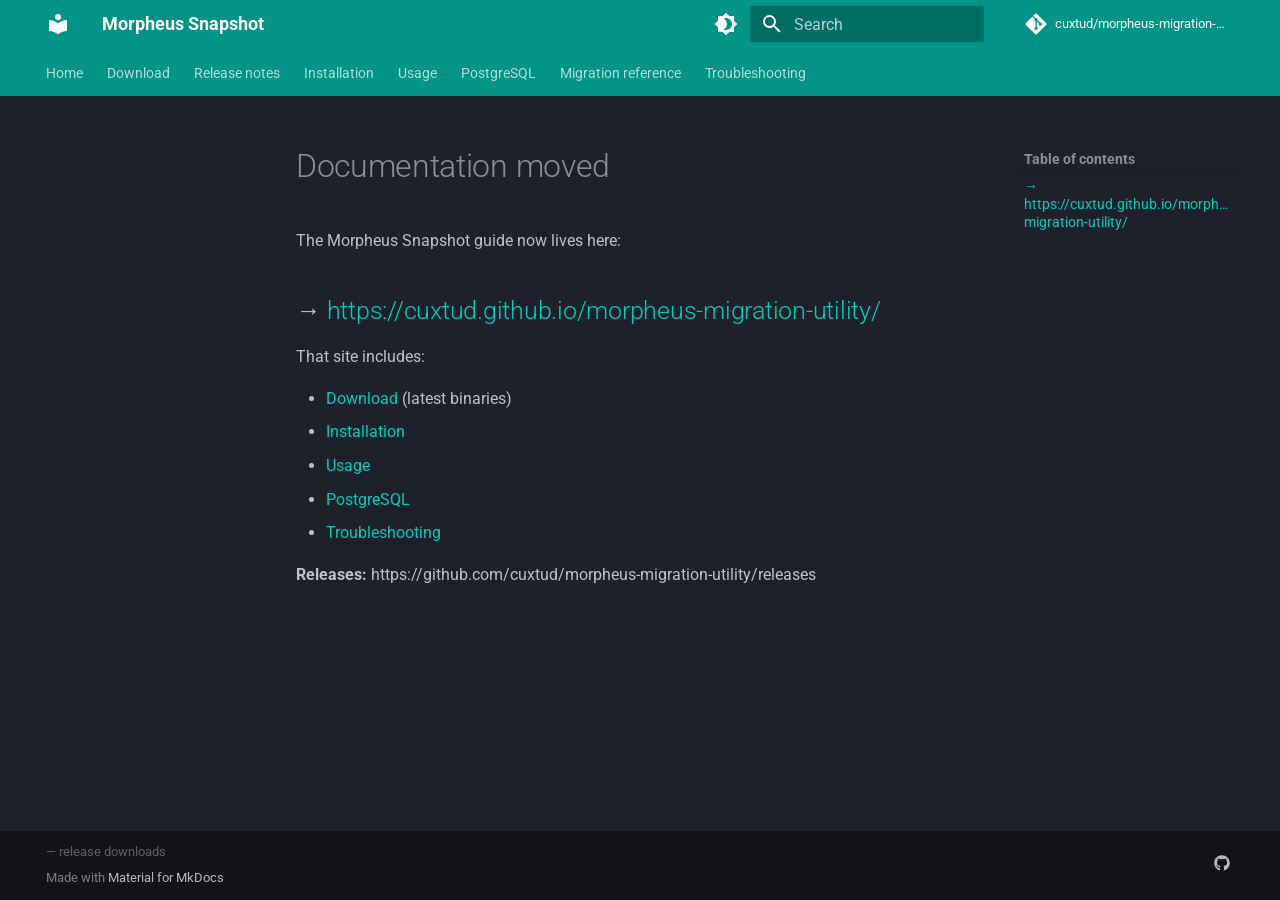
<file: gist-redirect/index.html>
<!doctype html>
<html lang="en" class="no-js">
  <head>
    
      <meta charset="utf-8">
      <meta name="viewport" content="width=device-width,initial-scale=1">
      
        <meta name="description" content="HPE Morpheus fleet inventory and migration utility">
      
      
      
        <link rel="canonical" href="https://cuxtud.github.io/morpheus-migration-utility/gist-redirect/">
      
      
      
      
        
      
      
      <link rel="icon" href="../assets/images/favicon.png">
      <meta name="generator" content="mkdocs-1.6.1, mkdocs-material-9.7.6">
    
    
      
        <title>Documentation moved - Morpheus Snapshot</title>
      
    
    
      <link rel="stylesheet" href="../assets/stylesheets/main.484c7ddc.min.css">
      
        
        <link rel="stylesheet" href="../assets/stylesheets/palette.ab4e12ef.min.css">
      
      


    
    
      
    
    
      
        
        
        <link rel="preconnect" href="https://fonts.gstatic.com" crossorigin>
        <link rel="stylesheet" href="https://fonts.googleapis.com/css?family=Roboto:300,300i,400,400i,700,700i%7CRoboto+Mono:400,400i,700,700i&display=fallback">
        <style>:root{--md-text-font:"Roboto";--md-code-font:"Roboto Mono"}</style>
      
    
    
      <link rel="stylesheet" href="../stylesheets/extra.css">
    
    <script>__md_scope=new URL("..",location),__md_hash=e=>[...e].reduce(((e,_)=>(e<<5)-e+_.charCodeAt(0)),0),__md_get=(e,_=localStorage,t=__md_scope)=>JSON.parse(_.getItem(t.pathname+"."+e)),__md_set=(e,_,t=localStorage,a=__md_scope)=>{try{t.setItem(a.pathname+"."+e,JSON.stringify(_))}catch(e){}}</script>
    
      

    
    
  </head>
  
  
    
    
      
    
    
    
    
    <body dir="ltr" data-md-color-scheme="slate" data-md-color-primary="teal" data-md-color-accent="cyan">
  
    
    <input class="md-toggle" data-md-toggle="drawer" type="checkbox" id="__drawer" autocomplete="off">
    <input class="md-toggle" data-md-toggle="search" type="checkbox" id="__search" autocomplete="off">
    <label class="md-overlay" for="__drawer"></label>
    <div data-md-component="skip">
      
        
        <a href="#documentation-moved" class="md-skip">
          Skip to content
        </a>
      
    </div>
    <div data-md-component="announce">
      
    </div>
    
    
      

<header class="md-header" data-md-component="header">
  <nav class="md-header__inner md-grid" aria-label="Header">
    <a href=".." title="Morpheus Snapshot" class="md-header__button md-logo" aria-label="Morpheus Snapshot" data-md-component="logo">
      
  
  <svg xmlns="http://www.w3.org/2000/svg" viewBox="0 0 24 24"><path d="M12 8a3 3 0 0 0 3-3 3 3 0 0 0-3-3 3 3 0 0 0-3 3 3 3 0 0 0 3 3m0 3.54C9.64 9.35 6.5 8 3 8v11c3.5 0 6.64 1.35 9 3.54 2.36-2.19 5.5-3.54 9-3.54V8c-3.5 0-6.64 1.35-9 3.54"/></svg>

    </a>
    <label class="md-header__button md-icon" for="__drawer">
      
      <svg xmlns="http://www.w3.org/2000/svg" viewBox="0 0 24 24"><path d="M3 6h18v2H3zm0 5h18v2H3zm0 5h18v2H3z"/></svg>
    </label>
    <div class="md-header__title" data-md-component="header-title">
      <div class="md-header__ellipsis">
        <div class="md-header__topic">
          <span class="md-ellipsis">
            Morpheus Snapshot
          </span>
        </div>
        <div class="md-header__topic" data-md-component="header-topic">
          <span class="md-ellipsis">
            
              Documentation moved
            
          </span>
        </div>
      </div>
    </div>
    
      
        <form class="md-header__option" data-md-component="palette">
  
    
    
    
    <input class="md-option" data-md-color-media="" data-md-color-scheme="slate" data-md-color-primary="teal" data-md-color-accent="cyan"  aria-label="Light mode"  type="radio" name="__palette" id="__palette_0">
    
      <label class="md-header__button md-icon" title="Light mode" for="__palette_1" hidden>
        <svg xmlns="http://www.w3.org/2000/svg" viewBox="0 0 24 24"><path d="M12 18c-.89 0-1.74-.2-2.5-.55C11.56 16.5 13 14.42 13 12s-1.44-4.5-3.5-5.45C10.26 6.2 11.11 6 12 6a6 6 0 0 1 6 6 6 6 0 0 1-6 6m8-9.31V4h-4.69L12 .69 8.69 4H4v4.69L.69 12 4 15.31V20h4.69L12 23.31 15.31 20H20v-4.69L23.31 12z"/></svg>
      </label>
    
  
    
    
    
    <input class="md-option" data-md-color-media="" data-md-color-scheme="default" data-md-color-primary="teal" data-md-color-accent="cyan"  aria-label="Dark mode"  type="radio" name="__palette" id="__palette_1">
    
      <label class="md-header__button md-icon" title="Dark mode" for="__palette_0" hidden>
        <svg xmlns="http://www.w3.org/2000/svg" viewBox="0 0 24 24"><path d="M12 8a4 4 0 0 0-4 4 4 4 0 0 0 4 4 4 4 0 0 0 4-4 4 4 0 0 0-4-4m0 10a6 6 0 0 1-6-6 6 6 0 0 1 6-6 6 6 0 0 1 6 6 6 6 0 0 1-6 6m8-9.31V4h-4.69L12 .69 8.69 4H4v4.69L.69 12 4 15.31V20h4.69L12 23.31 15.31 20H20v-4.69L23.31 12z"/></svg>
      </label>
    
  
</form>
      
    
    
      <script>var palette=__md_get("__palette");if(palette&&palette.color){if("(prefers-color-scheme)"===palette.color.media){var media=matchMedia("(prefers-color-scheme: light)"),input=document.querySelector(media.matches?"[data-md-color-media='(prefers-color-scheme: light)']":"[data-md-color-media='(prefers-color-scheme: dark)']");palette.color.media=input.getAttribute("data-md-color-media"),palette.color.scheme=input.getAttribute("data-md-color-scheme"),palette.color.primary=input.getAttribute("data-md-color-primary"),palette.color.accent=input.getAttribute("data-md-color-accent")}for(var[key,value]of Object.entries(palette.color))document.body.setAttribute("data-md-color-"+key,value)}</script>
    
    
    
      
      
        <label class="md-header__button md-icon" for="__search">
          
          <svg xmlns="http://www.w3.org/2000/svg" viewBox="0 0 24 24"><path d="M9.5 3A6.5 6.5 0 0 1 16 9.5c0 1.61-.59 3.09-1.56 4.23l.27.27h.79l5 5-1.5 1.5-5-5v-.79l-.27-.27A6.52 6.52 0 0 1 9.5 16 6.5 6.5 0 0 1 3 9.5 6.5 6.5 0 0 1 9.5 3m0 2C7 5 5 7 5 9.5S7 14 9.5 14 14 12 14 9.5 12 5 9.5 5"/></svg>
        </label>
        <div class="md-search" data-md-component="search" role="dialog">
  <label class="md-search__overlay" for="__search"></label>
  <div class="md-search__inner" role="search">
    <form class="md-search__form" name="search">
      <input type="text" class="md-search__input" name="query" aria-label="Search" placeholder="Search" autocapitalize="off" autocorrect="off" autocomplete="off" spellcheck="false" data-md-component="search-query" required>
      <label class="md-search__icon md-icon" for="__search">
        
        <svg xmlns="http://www.w3.org/2000/svg" viewBox="0 0 24 24"><path d="M9.5 3A6.5 6.5 0 0 1 16 9.5c0 1.61-.59 3.09-1.56 4.23l.27.27h.79l5 5-1.5 1.5-5-5v-.79l-.27-.27A6.52 6.52 0 0 1 9.5 16 6.5 6.5 0 0 1 3 9.5 6.5 6.5 0 0 1 9.5 3m0 2C7 5 5 7 5 9.5S7 14 9.5 14 14 12 14 9.5 12 5 9.5 5"/></svg>
        
        <svg xmlns="http://www.w3.org/2000/svg" viewBox="0 0 24 24"><path d="M20 11v2H8l5.5 5.5-1.42 1.42L4.16 12l7.92-7.92L13.5 5.5 8 11z"/></svg>
      </label>
      <nav class="md-search__options" aria-label="Search">
        
        <button type="reset" class="md-search__icon md-icon" title="Clear" aria-label="Clear" tabindex="-1">
          
          <svg xmlns="http://www.w3.org/2000/svg" viewBox="0 0 24 24"><path d="M19 6.41 17.59 5 12 10.59 6.41 5 5 6.41 10.59 12 5 17.59 6.41 19 12 13.41 17.59 19 19 17.59 13.41 12z"/></svg>
        </button>
      </nav>
      
        <div class="md-search__suggest" data-md-component="search-suggest"></div>
      
    </form>
    <div class="md-search__output">
      <div class="md-search__scrollwrap" tabindex="0" data-md-scrollfix>
        <div class="md-search-result" data-md-component="search-result">
          <div class="md-search-result__meta">
            Initializing search
          </div>
          <ol class="md-search-result__list" role="presentation"></ol>
        </div>
      </div>
    </div>
  </div>
</div>
      
    
    
      <div class="md-header__source">
        <a href="https://github.com/cuxtud/morpheus-migration-utility" title="Go to repository" class="md-source" data-md-component="source">
  <div class="md-source__icon md-icon">
    
    <svg xmlns="http://www.w3.org/2000/svg" viewBox="0 0 448 512"><!--! Font Awesome Free 7.1.0 by @fontawesome - https://fontawesome.com License - https://fontawesome.com/license/free (Icons: CC BY 4.0, Fonts: SIL OFL 1.1, Code: MIT License) Copyright 2025 Fonticons, Inc.--><path d="M439.6 236.1 244 40.5c-5.4-5.5-12.8-8.5-20.4-8.5s-15 3-20.4 8.4L162.5 81l51.5 51.5c27.1-9.1 52.7 16.8 43.4 43.7l49.7 49.7c34.2-11.8 61.2 31 35.5 56.7-26.5 26.5-70.2-2.9-56-37.3L240.3 199v121.9c25.3 12.5 22.3 41.8 9.1 55-6.4 6.4-15.2 10.1-24.3 10.1s-17.8-3.6-24.3-10.1c-17.6-17.6-11.1-46.9 11.2-56v-123c-20.8-8.5-24.6-30.7-18.6-45L142.6 101 8.5 235.1C3 240.6 0 247.9 0 255.5s3 15 8.5 20.4l195.6 195.7c5.4 5.4 12.7 8.4 20.4 8.4s15-3 20.4-8.4l194.7-194.7c5.4-5.4 8.4-12.8 8.4-20.4s-3-15-8.4-20.4"/></svg>
  </div>
  <div class="md-source__repository">
    cuxtud/morpheus-migration-utility
  </div>
</a>
      </div>
    
  </nav>
  
</header>
    
    <div class="md-container" data-md-component="container">
      
      
        
          
            
<nav class="md-tabs" aria-label="Tabs" data-md-component="tabs">
  <div class="md-grid">
    <ul class="md-tabs__list">
      
        
  
  
  
  
    <li class="md-tabs__item">
      <a href=".." class="md-tabs__link">
        
  
  
    
  
  Home

      </a>
    </li>
  

      
        
  
  
  
  
    <li class="md-tabs__item">
      <a href="../download/" class="md-tabs__link">
        
  
  
    
  
  Download

      </a>
    </li>
  

      
        
  
  
  
  
    <li class="md-tabs__item">
      <a href="../releases/" class="md-tabs__link">
        
  
  
    
  
  Release notes

      </a>
    </li>
  

      
        
  
  
  
  
    <li class="md-tabs__item">
      <a href="../installation/" class="md-tabs__link">
        
  
  
    
  
  Installation

      </a>
    </li>
  

      
        
  
  
  
  
    <li class="md-tabs__item">
      <a href="../usage/" class="md-tabs__link">
        
  
  
    
  
  Usage

      </a>
    </li>
  

      
        
  
  
  
  
    <li class="md-tabs__item">
      <a href="../postgres/" class="md-tabs__link">
        
  
  
    
  
  PostgreSQL

      </a>
    </li>
  

      
        
  
  
  
  
    <li class="md-tabs__item">
      <a href="../migration-reference/" class="md-tabs__link">
        
  
  
    
  
  Migration reference

      </a>
    </li>
  

      
        
  
  
  
  
    <li class="md-tabs__item">
      <a href="../troubleshooting/" class="md-tabs__link">
        
  
  
    
  
  Troubleshooting

      </a>
    </li>
  

      
    </ul>
  </div>
</nav>
          
        
      
      <main class="md-main" data-md-component="main">
        <div class="md-main__inner md-grid">
          
            
              
              <div class="md-sidebar md-sidebar--primary" data-md-component="sidebar" data-md-type="navigation" >
                <div class="md-sidebar__scrollwrap">
                  <div class="md-sidebar__inner">
                    


  


<nav class="md-nav md-nav--primary md-nav--lifted" aria-label="Navigation" data-md-level="0">
  <label class="md-nav__title" for="__drawer">
    <a href=".." title="Morpheus Snapshot" class="md-nav__button md-logo" aria-label="Morpheus Snapshot" data-md-component="logo">
      
  
  <svg xmlns="http://www.w3.org/2000/svg" viewBox="0 0 24 24"><path d="M12 8a3 3 0 0 0 3-3 3 3 0 0 0-3-3 3 3 0 0 0-3 3 3 3 0 0 0 3 3m0 3.54C9.64 9.35 6.5 8 3 8v11c3.5 0 6.64 1.35 9 3.54 2.36-2.19 5.5-3.54 9-3.54V8c-3.5 0-6.64 1.35-9 3.54"/></svg>

    </a>
    Morpheus Snapshot
  </label>
  
    <div class="md-nav__source">
      <a href="https://github.com/cuxtud/morpheus-migration-utility" title="Go to repository" class="md-source" data-md-component="source">
  <div class="md-source__icon md-icon">
    
    <svg xmlns="http://www.w3.org/2000/svg" viewBox="0 0 448 512"><!--! Font Awesome Free 7.1.0 by @fontawesome - https://fontawesome.com License - https://fontawesome.com/license/free (Icons: CC BY 4.0, Fonts: SIL OFL 1.1, Code: MIT License) Copyright 2025 Fonticons, Inc.--><path d="M439.6 236.1 244 40.5c-5.4-5.5-12.8-8.5-20.4-8.5s-15 3-20.4 8.4L162.5 81l51.5 51.5c27.1-9.1 52.7 16.8 43.4 43.7l49.7 49.7c34.2-11.8 61.2 31 35.5 56.7-26.5 26.5-70.2-2.9-56-37.3L240.3 199v121.9c25.3 12.5 22.3 41.8 9.1 55-6.4 6.4-15.2 10.1-24.3 10.1s-17.8-3.6-24.3-10.1c-17.6-17.6-11.1-46.9 11.2-56v-123c-20.8-8.5-24.6-30.7-18.6-45L142.6 101 8.5 235.1C3 240.6 0 247.9 0 255.5s3 15 8.5 20.4l195.6 195.7c5.4 5.4 12.7 8.4 20.4 8.4s15-3 20.4-8.4l194.7-194.7c5.4-5.4 8.4-12.8 8.4-20.4s-3-15-8.4-20.4"/></svg>
  </div>
  <div class="md-source__repository">
    cuxtud/morpheus-migration-utility
  </div>
</a>
    </div>
  
  <ul class="md-nav__list" data-md-scrollfix>
    
      
      
  
  
  
  
    <li class="md-nav__item">
      <a href=".." class="md-nav__link">
        
  
  
  <span class="md-ellipsis">
    
  
    Home
  

    
  </span>
  
  

      </a>
    </li>
  

    
      
      
  
  
  
  
    <li class="md-nav__item">
      <a href="../download/" class="md-nav__link">
        
  
  
  <span class="md-ellipsis">
    
  
    Download
  

    
  </span>
  
  

      </a>
    </li>
  

    
      
      
  
  
  
  
    <li class="md-nav__item">
      <a href="../releases/" class="md-nav__link">
        
  
  
  <span class="md-ellipsis">
    
  
    Release notes
  

    
  </span>
  
  

      </a>
    </li>
  

    
      
      
  
  
  
  
    <li class="md-nav__item">
      <a href="../installation/" class="md-nav__link">
        
  
  
  <span class="md-ellipsis">
    
  
    Installation
  

    
  </span>
  
  

      </a>
    </li>
  

    
      
      
  
  
  
  
    <li class="md-nav__item">
      <a href="../usage/" class="md-nav__link">
        
  
  
  <span class="md-ellipsis">
    
  
    Usage
  

    
  </span>
  
  

      </a>
    </li>
  

    
      
      
  
  
  
  
    <li class="md-nav__item">
      <a href="../postgres/" class="md-nav__link">
        
  
  
  <span class="md-ellipsis">
    
  
    PostgreSQL
  

    
  </span>
  
  

      </a>
    </li>
  

    
      
      
  
  
  
  
    <li class="md-nav__item">
      <a href="../migration-reference/" class="md-nav__link">
        
  
  
  <span class="md-ellipsis">
    
  
    Migration reference
  

    
  </span>
  
  

      </a>
    </li>
  

    
      
      
  
  
  
  
    <li class="md-nav__item">
      <a href="../troubleshooting/" class="md-nav__link">
        
  
  
  <span class="md-ellipsis">
    
  
    Troubleshooting
  

    
  </span>
  
  

      </a>
    </li>
  

    
  </ul>
</nav>
                  </div>
                </div>
              </div>
            
            
              
              <div class="md-sidebar md-sidebar--secondary" data-md-component="sidebar" data-md-type="toc" >
                <div class="md-sidebar__scrollwrap">
                  <div class="md-sidebar__inner">
                    

<nav class="md-nav md-nav--secondary" aria-label="Table of contents">
  
  
  
    
  
  
    <label class="md-nav__title" for="__toc">
      <span class="md-nav__icon md-icon"></span>
      Table of contents
    </label>
    <ul class="md-nav__list" data-md-component="toc" data-md-scrollfix>
      
        <li class="md-nav__item">
  <a href="#httpscuxtudgithubiomorpheus-migration-utility" class="md-nav__link">
    <span class="md-ellipsis">
      
        → https://cuxtud.github.io/morpheus-migration-utility/
      
    </span>
  </a>
  
</li>
      
    </ul>
  
</nav>
                  </div>
                </div>
              </div>
            
          
          
            <div class="md-content" data-md-component="content">
              
              <article class="md-content__inner md-typeset">
                
                  


  
  


<h1 id="documentation-moved">Documentation moved<a class="headerlink" href="#documentation-moved" title="Permanent link">&para;</a></h1>
<p>The Morpheus Snapshot guide now lives here:</p>
<h2 id="httpscuxtudgithubiomorpheus-migration-utility">→ <a href="https://cuxtud.github.io/morpheus-migration-utility/">https://cuxtud.github.io/morpheus-migration-utility/</a><a class="headerlink" href="#httpscuxtudgithubiomorpheus-migration-utility" title="Permanent link">&para;</a></h2>
<p>That site includes:</p>
<ul>
<li><a href="https://cuxtud.github.io/morpheus-migration-utility/download/">Download</a> (latest binaries)</li>
<li><a href="https://cuxtud.github.io/morpheus-migration-utility/installation/">Installation</a></li>
<li><a href="https://cuxtud.github.io/morpheus-migration-utility/usage/">Usage</a></li>
<li><a href="https://cuxtud.github.io/morpheus-migration-utility/postgres/">PostgreSQL</a></li>
<li><a href="https://cuxtud.github.io/morpheus-migration-utility/troubleshooting/">Troubleshooting</a></li>
</ul>
<p><strong>Releases:</strong> https://github.com/cuxtud/morpheus-migration-utility/releases</p>












                
              </article>
            </div>
          
          
<script>var target=document.getElementById(location.hash.slice(1));target&&target.name&&(target.checked=target.name.startsWith("__tabbed_"))</script>
        </div>
        
          <button type="button" class="md-top md-icon" data-md-component="top" hidden>
  
  <svg xmlns="http://www.w3.org/2000/svg" viewBox="0 0 24 24"><path d="M13 20h-2V8l-5.5 5.5-1.42-1.42L12 4.16l7.92 7.92-1.42 1.42L13 8z"/></svg>
  Back to top
</button>
        
      </main>
      
        <footer class="md-footer">
  
  <div class="md-footer-meta md-typeset">
    <div class="md-footer-meta__inner md-grid">
      <div class="md-copyright">
  <p class="md-download-count" id="github-download-count" aria-live="polite">
    <span class="md-download-count__value" aria-hidden="true">…</span>
    <span class="md-download-count__label">release downloads</span>
  </p>
  
  
    Made with
    <a
      href="https://squidfunk.github.io/mkdocs-material/"
      target="_blank"
      rel="noopener"
      class="md-copyright__link"
    >
      Material for MkDocs
    </a>
  
</div>
      
        
<div class="md-social">
  
    
    
    
    
      
      
    
    <a href="https://github.com/cuxtud/morpheus-migration-utility" target="_blank" rel="noopener" title="github.com" class="md-social__link">
      <svg xmlns="http://www.w3.org/2000/svg" viewBox="0 0 512 512"><!--! Font Awesome Free 7.1.0 by @fontawesome - https://fontawesome.com License - https://fontawesome.com/license/free (Icons: CC BY 4.0, Fonts: SIL OFL 1.1, Code: MIT License) Copyright 2025 Fonticons, Inc.--><path d="M173.9 397.4c0 2-2.3 3.6-5.2 3.6-3.3.3-5.6-1.3-5.6-3.6 0-2 2.3-3.6 5.2-3.6 3-.3 5.6 1.3 5.6 3.6m-31.1-4.5c-.7 2 1.3 4.3 4.3 4.9 2.6 1 5.6 0 6.2-2s-1.3-4.3-4.3-5.2c-2.6-.7-5.5.3-6.2 2.3m44.2-1.7c-2.9.7-4.9 2.6-4.6 4.9.3 2 2.9 3.3 5.9 2.6 2.9-.7 4.9-2.6 4.6-4.6-.3-1.9-3-3.2-5.9-2.9M252.8 8C114.1 8 8 113.3 8 252c0 110.9 69.8 205.8 169.5 239.2 12.8 2.3 17.3-5.6 17.3-12.1 0-6.2-.3-40.4-.3-61.4 0 0-70 15-84.7-29.8 0 0-11.4-29.1-27.8-36.6 0 0-22.9-15.7 1.6-15.4 0 0 24.9 2 38.6 25.8 21.9 38.6 58.6 27.5 72.9 20.9 2.3-16 8.8-27.1 16-33.7-55.9-6.2-112.3-14.3-112.3-110.5 0-27.5 7.6-41.3 23.6-58.9-2.6-6.5-11.1-33.3 2.6-67.9 20.9-6.5 69 27 69 27 20-5.6 41.5-8.5 62.8-8.5s42.8 2.9 62.8 8.5c0 0 48.1-33.6 69-27 13.7 34.7 5.2 61.4 2.6 67.9 16 17.7 25.8 31.5 25.8 58.9 0 96.5-58.9 104.2-114.8 110.5 9.2 7.9 17 22.9 17 46.4 0 33.7-.3 75.4-.3 83.6 0 6.5 4.6 14.4 17.3 12.1C436.2 457.8 504 362.9 504 252 504 113.3 391.5 8 252.8 8M105.2 352.9c-1.3 1-1 3.3.7 5.2 1.6 1.6 3.9 2.3 5.2 1 1.3-1 1-3.3-.7-5.2-1.6-1.6-3.9-2.3-5.2-1m-10.8-8.1c-.7 1.3.3 2.9 2.3 3.9 1.6 1 3.6.7 4.3-.7.7-1.3-.3-2.9-2.3-3.9-2-.6-3.6-.3-4.3.7m32.4 35.6c-1.6 1.3-1 4.3 1.3 6.2 2.3 2.3 5.2 2.6 6.5 1 1.3-1.3.7-4.3-1.3-6.2-2.2-2.3-5.2-2.6-6.5-1m-11.4-14.7c-1.6 1-1.6 3.6 0 5.9s4.3 3.3 5.6 2.3c1.6-1.3 1.6-3.9 0-6.2-1.4-2.3-4-3.3-5.6-2"/></svg>
    </a>
  
</div>
      
    </div>
  </div>
</footer>
      
    </div>
    <div class="md-dialog" data-md-component="dialog">
      <div class="md-dialog__inner md-typeset"></div>
    </div>
    
    
    
      
      
      <script id="__config" type="application/json">{"annotate": null, "base": "..", "features": ["navigation.tabs", "navigation.sections", "navigation.top", "search.suggest", "content.code.copy"], "search": "../assets/javascripts/workers/search.2c215733.min.js", "tags": null, "translations": {"clipboard.copied": "Copied to clipboard", "clipboard.copy": "Copy to clipboard", "search.result.more.one": "1 more on this page", "search.result.more.other": "# more on this page", "search.result.none": "No matching documents", "search.result.one": "1 matching document", "search.result.other": "# matching documents", "search.result.placeholder": "Type to start searching", "search.result.term.missing": "Missing", "select.version": "Select version"}, "version": null}</script>
    
    
      <script src="../assets/javascripts/bundle.79ae519e.min.js"></script>
      
        <script src="../javascripts/download-counter.js"></script>
      
    
  </body>
</html>
</file>
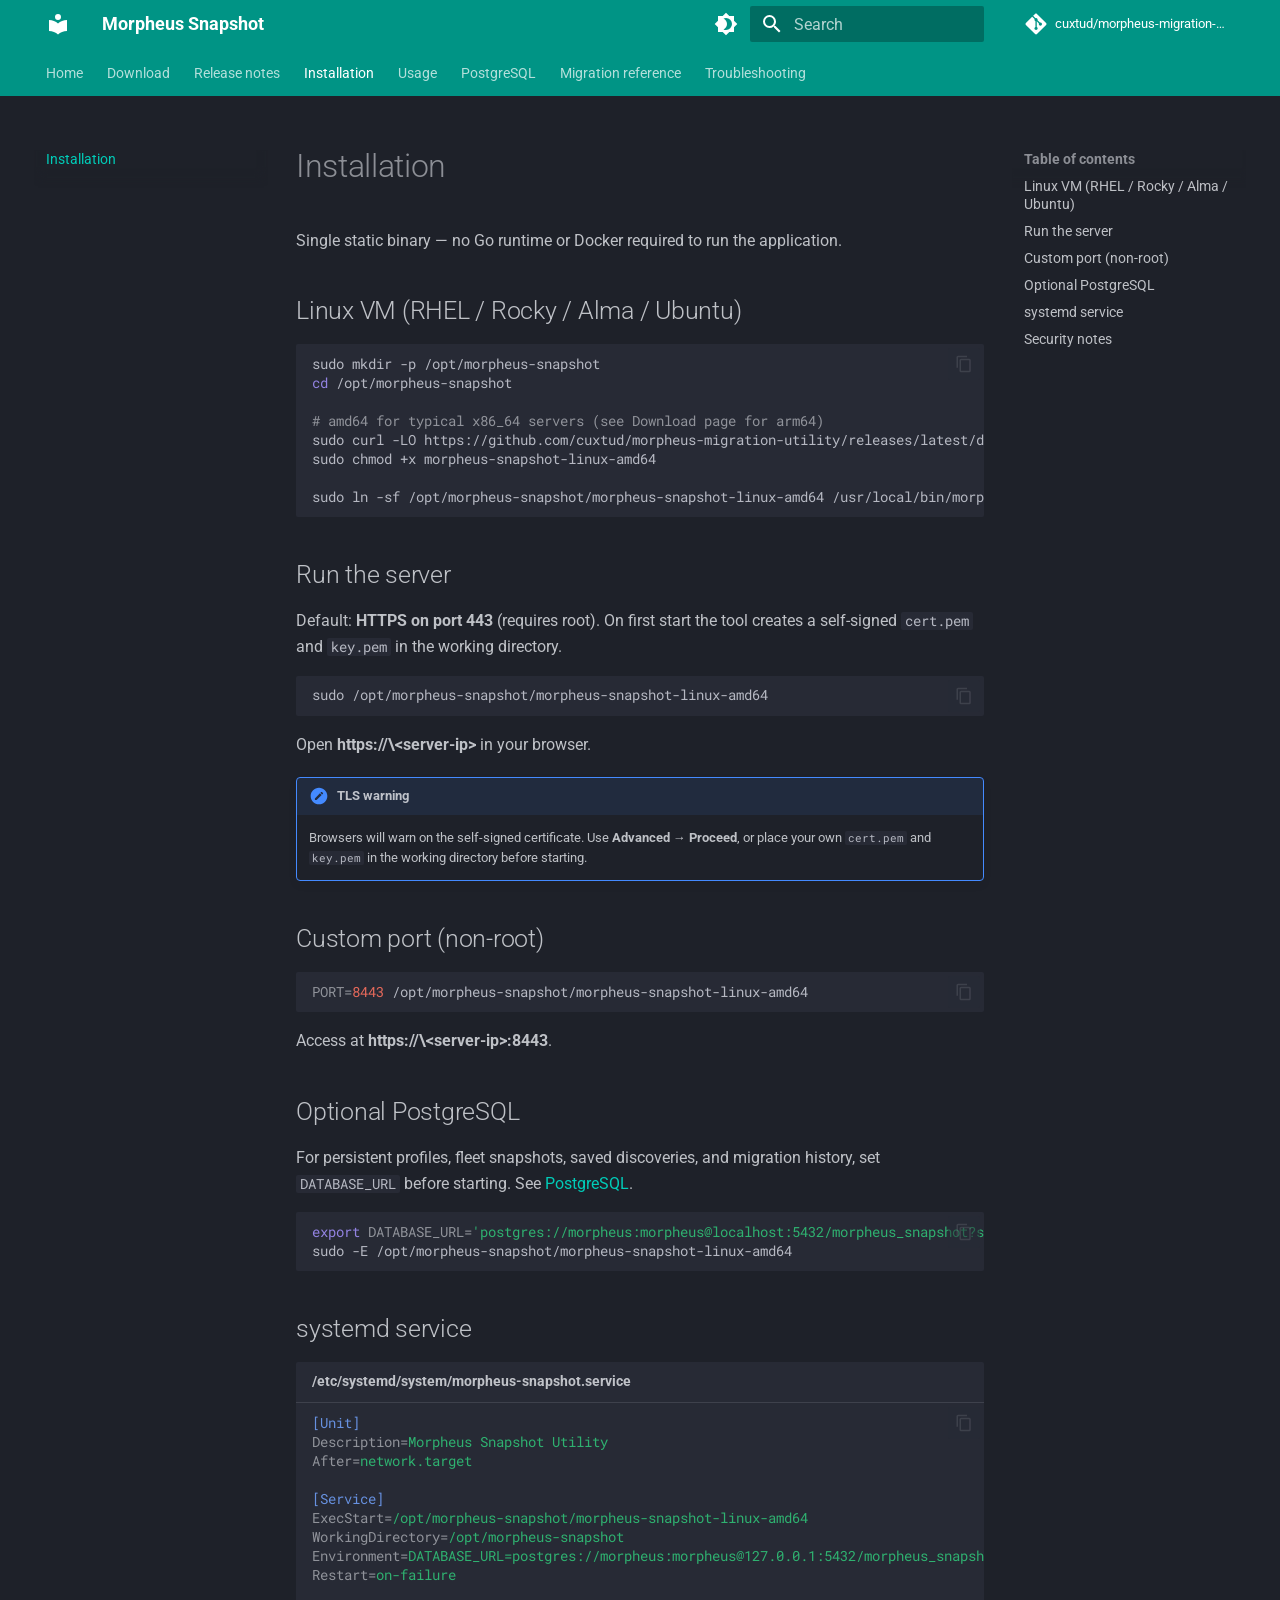
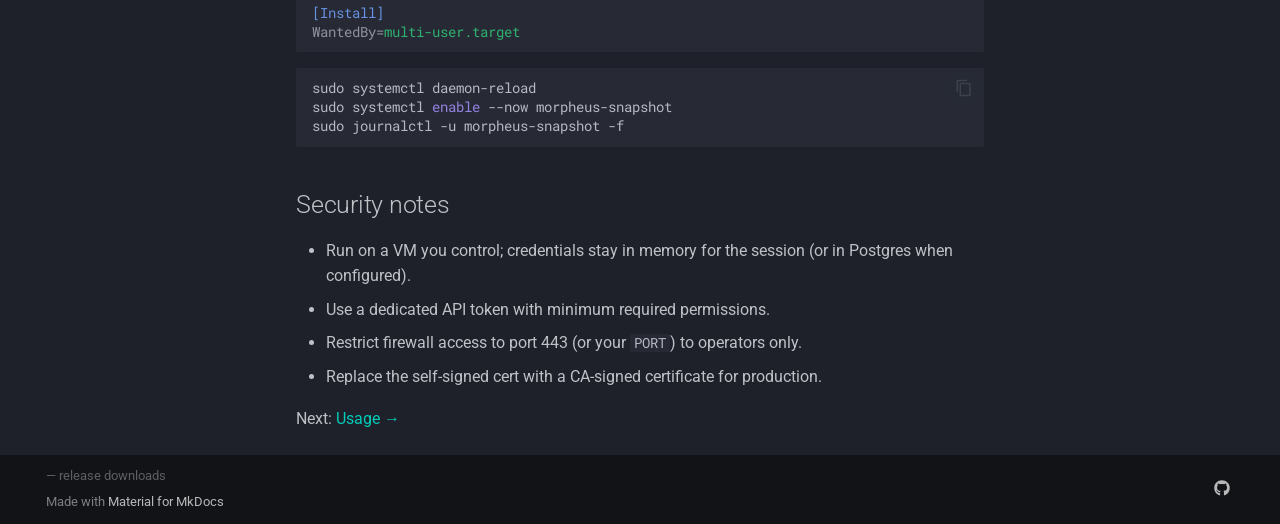
<file: installation/index.html>
<!doctype html>
<html lang="en" class="no-js">
  <head>
    
      <meta charset="utf-8">
      <meta name="viewport" content="width=device-width,initial-scale=1">
      
        <meta name="description" content="HPE Morpheus fleet inventory and migration utility">
      
      
      
        <link rel="canonical" href="https://cuxtud.github.io/morpheus-migration-utility/installation/">
      
      
        <link rel="prev" href="../releases/">
      
      
        <link rel="next" href="../usage/">
      
      
        
      
      
      <link rel="icon" href="../assets/images/favicon.png">
      <meta name="generator" content="mkdocs-1.6.1, mkdocs-material-9.7.6">
    
    
      
        <title>Installation - Morpheus Snapshot</title>
      
    
    
      <link rel="stylesheet" href="../assets/stylesheets/main.484c7ddc.min.css">
      
        
        <link rel="stylesheet" href="../assets/stylesheets/palette.ab4e12ef.min.css">
      
      


    
    
      
    
    
      
        
        
        <link rel="preconnect" href="https://fonts.gstatic.com" crossorigin>
        <link rel="stylesheet" href="https://fonts.googleapis.com/css?family=Roboto:300,300i,400,400i,700,700i%7CRoboto+Mono:400,400i,700,700i&display=fallback">
        <style>:root{--md-text-font:"Roboto";--md-code-font:"Roboto Mono"}</style>
      
    
    
      <link rel="stylesheet" href="../stylesheets/extra.css">
    
    <script>__md_scope=new URL("..",location),__md_hash=e=>[...e].reduce(((e,_)=>(e<<5)-e+_.charCodeAt(0)),0),__md_get=(e,_=localStorage,t=__md_scope)=>JSON.parse(_.getItem(t.pathname+"."+e)),__md_set=(e,_,t=localStorage,a=__md_scope)=>{try{t.setItem(a.pathname+"."+e,JSON.stringify(_))}catch(e){}}</script>
    
      

    
    
  </head>
  
  
    
    
      
    
    
    
    
    <body dir="ltr" data-md-color-scheme="slate" data-md-color-primary="teal" data-md-color-accent="cyan">
  
    
    <input class="md-toggle" data-md-toggle="drawer" type="checkbox" id="__drawer" autocomplete="off">
    <input class="md-toggle" data-md-toggle="search" type="checkbox" id="__search" autocomplete="off">
    <label class="md-overlay" for="__drawer"></label>
    <div data-md-component="skip">
      
        
        <a href="#installation" class="md-skip">
          Skip to content
        </a>
      
    </div>
    <div data-md-component="announce">
      
    </div>
    
    
      

<header class="md-header" data-md-component="header">
  <nav class="md-header__inner md-grid" aria-label="Header">
    <a href=".." title="Morpheus Snapshot" class="md-header__button md-logo" aria-label="Morpheus Snapshot" data-md-component="logo">
      
  
  <svg xmlns="http://www.w3.org/2000/svg" viewBox="0 0 24 24"><path d="M12 8a3 3 0 0 0 3-3 3 3 0 0 0-3-3 3 3 0 0 0-3 3 3 3 0 0 0 3 3m0 3.54C9.64 9.35 6.5 8 3 8v11c3.5 0 6.64 1.35 9 3.54 2.36-2.19 5.5-3.54 9-3.54V8c-3.5 0-6.64 1.35-9 3.54"/></svg>

    </a>
    <label class="md-header__button md-icon" for="__drawer">
      
      <svg xmlns="http://www.w3.org/2000/svg" viewBox="0 0 24 24"><path d="M3 6h18v2H3zm0 5h18v2H3zm0 5h18v2H3z"/></svg>
    </label>
    <div class="md-header__title" data-md-component="header-title">
      <div class="md-header__ellipsis">
        <div class="md-header__topic">
          <span class="md-ellipsis">
            Morpheus Snapshot
          </span>
        </div>
        <div class="md-header__topic" data-md-component="header-topic">
          <span class="md-ellipsis">
            
              Installation
            
          </span>
        </div>
      </div>
    </div>
    
      
        <form class="md-header__option" data-md-component="palette">
  
    
    
    
    <input class="md-option" data-md-color-media="" data-md-color-scheme="slate" data-md-color-primary="teal" data-md-color-accent="cyan"  aria-label="Light mode"  type="radio" name="__palette" id="__palette_0">
    
      <label class="md-header__button md-icon" title="Light mode" for="__palette_1" hidden>
        <svg xmlns="http://www.w3.org/2000/svg" viewBox="0 0 24 24"><path d="M12 18c-.89 0-1.74-.2-2.5-.55C11.56 16.5 13 14.42 13 12s-1.44-4.5-3.5-5.45C10.26 6.2 11.11 6 12 6a6 6 0 0 1 6 6 6 6 0 0 1-6 6m8-9.31V4h-4.69L12 .69 8.69 4H4v4.69L.69 12 4 15.31V20h4.69L12 23.31 15.31 20H20v-4.69L23.31 12z"/></svg>
      </label>
    
  
    
    
    
    <input class="md-option" data-md-color-media="" data-md-color-scheme="default" data-md-color-primary="teal" data-md-color-accent="cyan"  aria-label="Dark mode"  type="radio" name="__palette" id="__palette_1">
    
      <label class="md-header__button md-icon" title="Dark mode" for="__palette_0" hidden>
        <svg xmlns="http://www.w3.org/2000/svg" viewBox="0 0 24 24"><path d="M12 8a4 4 0 0 0-4 4 4 4 0 0 0 4 4 4 4 0 0 0 4-4 4 4 0 0 0-4-4m0 10a6 6 0 0 1-6-6 6 6 0 0 1 6-6 6 6 0 0 1 6 6 6 6 0 0 1-6 6m8-9.31V4h-4.69L12 .69 8.69 4H4v4.69L.69 12 4 15.31V20h4.69L12 23.31 15.31 20H20v-4.69L23.31 12z"/></svg>
      </label>
    
  
</form>
      
    
    
      <script>var palette=__md_get("__palette");if(palette&&palette.color){if("(prefers-color-scheme)"===palette.color.media){var media=matchMedia("(prefers-color-scheme: light)"),input=document.querySelector(media.matches?"[data-md-color-media='(prefers-color-scheme: light)']":"[data-md-color-media='(prefers-color-scheme: dark)']");palette.color.media=input.getAttribute("data-md-color-media"),palette.color.scheme=input.getAttribute("data-md-color-scheme"),palette.color.primary=input.getAttribute("data-md-color-primary"),palette.color.accent=input.getAttribute("data-md-color-accent")}for(var[key,value]of Object.entries(palette.color))document.body.setAttribute("data-md-color-"+key,value)}</script>
    
    
    
      
      
        <label class="md-header__button md-icon" for="__search">
          
          <svg xmlns="http://www.w3.org/2000/svg" viewBox="0 0 24 24"><path d="M9.5 3A6.5 6.5 0 0 1 16 9.5c0 1.61-.59 3.09-1.56 4.23l.27.27h.79l5 5-1.5 1.5-5-5v-.79l-.27-.27A6.52 6.52 0 0 1 9.5 16 6.5 6.5 0 0 1 3 9.5 6.5 6.5 0 0 1 9.5 3m0 2C7 5 5 7 5 9.5S7 14 9.5 14 14 12 14 9.5 12 5 9.5 5"/></svg>
        </label>
        <div class="md-search" data-md-component="search" role="dialog">
  <label class="md-search__overlay" for="__search"></label>
  <div class="md-search__inner" role="search">
    <form class="md-search__form" name="search">
      <input type="text" class="md-search__input" name="query" aria-label="Search" placeholder="Search" autocapitalize="off" autocorrect="off" autocomplete="off" spellcheck="false" data-md-component="search-query" required>
      <label class="md-search__icon md-icon" for="__search">
        
        <svg xmlns="http://www.w3.org/2000/svg" viewBox="0 0 24 24"><path d="M9.5 3A6.5 6.5 0 0 1 16 9.5c0 1.61-.59 3.09-1.56 4.23l.27.27h.79l5 5-1.5 1.5-5-5v-.79l-.27-.27A6.52 6.52 0 0 1 9.5 16 6.5 6.5 0 0 1 3 9.5 6.5 6.5 0 0 1 9.5 3m0 2C7 5 5 7 5 9.5S7 14 9.5 14 14 12 14 9.5 12 5 9.5 5"/></svg>
        
        <svg xmlns="http://www.w3.org/2000/svg" viewBox="0 0 24 24"><path d="M20 11v2H8l5.5 5.5-1.42 1.42L4.16 12l7.92-7.92L13.5 5.5 8 11z"/></svg>
      </label>
      <nav class="md-search__options" aria-label="Search">
        
        <button type="reset" class="md-search__icon md-icon" title="Clear" aria-label="Clear" tabindex="-1">
          
          <svg xmlns="http://www.w3.org/2000/svg" viewBox="0 0 24 24"><path d="M19 6.41 17.59 5 12 10.59 6.41 5 5 6.41 10.59 12 5 17.59 6.41 19 12 13.41 17.59 19 19 17.59 13.41 12z"/></svg>
        </button>
      </nav>
      
        <div class="md-search__suggest" data-md-component="search-suggest"></div>
      
    </form>
    <div class="md-search__output">
      <div class="md-search__scrollwrap" tabindex="0" data-md-scrollfix>
        <div class="md-search-result" data-md-component="search-result">
          <div class="md-search-result__meta">
            Initializing search
          </div>
          <ol class="md-search-result__list" role="presentation"></ol>
        </div>
      </div>
    </div>
  </div>
</div>
      
    
    
      <div class="md-header__source">
        <a href="https://github.com/cuxtud/morpheus-migration-utility" title="Go to repository" class="md-source" data-md-component="source">
  <div class="md-source__icon md-icon">
    
    <svg xmlns="http://www.w3.org/2000/svg" viewBox="0 0 448 512"><!--! Font Awesome Free 7.1.0 by @fontawesome - https://fontawesome.com License - https://fontawesome.com/license/free (Icons: CC BY 4.0, Fonts: SIL OFL 1.1, Code: MIT License) Copyright 2025 Fonticons, Inc.--><path d="M439.6 236.1 244 40.5c-5.4-5.5-12.8-8.5-20.4-8.5s-15 3-20.4 8.4L162.5 81l51.5 51.5c27.1-9.1 52.7 16.8 43.4 43.7l49.7 49.7c34.2-11.8 61.2 31 35.5 56.7-26.5 26.5-70.2-2.9-56-37.3L240.3 199v121.9c25.3 12.5 22.3 41.8 9.1 55-6.4 6.4-15.2 10.1-24.3 10.1s-17.8-3.6-24.3-10.1c-17.6-17.6-11.1-46.9 11.2-56v-123c-20.8-8.5-24.6-30.7-18.6-45L142.6 101 8.5 235.1C3 240.6 0 247.9 0 255.5s3 15 8.5 20.4l195.6 195.7c5.4 5.4 12.7 8.4 20.4 8.4s15-3 20.4-8.4l194.7-194.7c5.4-5.4 8.4-12.8 8.4-20.4s-3-15-8.4-20.4"/></svg>
  </div>
  <div class="md-source__repository">
    cuxtud/morpheus-migration-utility
  </div>
</a>
      </div>
    
  </nav>
  
</header>
    
    <div class="md-container" data-md-component="container">
      
      
        
          
            
<nav class="md-tabs" aria-label="Tabs" data-md-component="tabs">
  <div class="md-grid">
    <ul class="md-tabs__list">
      
        
  
  
  
  
    <li class="md-tabs__item">
      <a href=".." class="md-tabs__link">
        
  
  
    
  
  Home

      </a>
    </li>
  

      
        
  
  
  
  
    <li class="md-tabs__item">
      <a href="../download/" class="md-tabs__link">
        
  
  
    
  
  Download

      </a>
    </li>
  

      
        
  
  
  
  
    <li class="md-tabs__item">
      <a href="../releases/" class="md-tabs__link">
        
  
  
    
  
  Release notes

      </a>
    </li>
  

      
        
  
  
  
    
  
  
    <li class="md-tabs__item md-tabs__item--active">
      <a href="./" class="md-tabs__link">
        
  
  
    
  
  Installation

      </a>
    </li>
  

      
        
  
  
  
  
    <li class="md-tabs__item">
      <a href="../usage/" class="md-tabs__link">
        
  
  
    
  
  Usage

      </a>
    </li>
  

      
        
  
  
  
  
    <li class="md-tabs__item">
      <a href="../postgres/" class="md-tabs__link">
        
  
  
    
  
  PostgreSQL

      </a>
    </li>
  

      
        
  
  
  
  
    <li class="md-tabs__item">
      <a href="../migration-reference/" class="md-tabs__link">
        
  
  
    
  
  Migration reference

      </a>
    </li>
  

      
        
  
  
  
  
    <li class="md-tabs__item">
      <a href="../troubleshooting/" class="md-tabs__link">
        
  
  
    
  
  Troubleshooting

      </a>
    </li>
  

      
    </ul>
  </div>
</nav>
          
        
      
      <main class="md-main" data-md-component="main">
        <div class="md-main__inner md-grid">
          
            
              
              <div class="md-sidebar md-sidebar--primary" data-md-component="sidebar" data-md-type="navigation" >
                <div class="md-sidebar__scrollwrap">
                  <div class="md-sidebar__inner">
                    


  


<nav class="md-nav md-nav--primary md-nav--lifted" aria-label="Navigation" data-md-level="0">
  <label class="md-nav__title" for="__drawer">
    <a href=".." title="Morpheus Snapshot" class="md-nav__button md-logo" aria-label="Morpheus Snapshot" data-md-component="logo">
      
  
  <svg xmlns="http://www.w3.org/2000/svg" viewBox="0 0 24 24"><path d="M12 8a3 3 0 0 0 3-3 3 3 0 0 0-3-3 3 3 0 0 0-3 3 3 3 0 0 0 3 3m0 3.54C9.64 9.35 6.5 8 3 8v11c3.5 0 6.64 1.35 9 3.54 2.36-2.19 5.5-3.54 9-3.54V8c-3.5 0-6.64 1.35-9 3.54"/></svg>

    </a>
    Morpheus Snapshot
  </label>
  
    <div class="md-nav__source">
      <a href="https://github.com/cuxtud/morpheus-migration-utility" title="Go to repository" class="md-source" data-md-component="source">
  <div class="md-source__icon md-icon">
    
    <svg xmlns="http://www.w3.org/2000/svg" viewBox="0 0 448 512"><!--! Font Awesome Free 7.1.0 by @fontawesome - https://fontawesome.com License - https://fontawesome.com/license/free (Icons: CC BY 4.0, Fonts: SIL OFL 1.1, Code: MIT License) Copyright 2025 Fonticons, Inc.--><path d="M439.6 236.1 244 40.5c-5.4-5.5-12.8-8.5-20.4-8.5s-15 3-20.4 8.4L162.5 81l51.5 51.5c27.1-9.1 52.7 16.8 43.4 43.7l49.7 49.7c34.2-11.8 61.2 31 35.5 56.7-26.5 26.5-70.2-2.9-56-37.3L240.3 199v121.9c25.3 12.5 22.3 41.8 9.1 55-6.4 6.4-15.2 10.1-24.3 10.1s-17.8-3.6-24.3-10.1c-17.6-17.6-11.1-46.9 11.2-56v-123c-20.8-8.5-24.6-30.7-18.6-45L142.6 101 8.5 235.1C3 240.6 0 247.9 0 255.5s3 15 8.5 20.4l195.6 195.7c5.4 5.4 12.7 8.4 20.4 8.4s15-3 20.4-8.4l194.7-194.7c5.4-5.4 8.4-12.8 8.4-20.4s-3-15-8.4-20.4"/></svg>
  </div>
  <div class="md-source__repository">
    cuxtud/morpheus-migration-utility
  </div>
</a>
    </div>
  
  <ul class="md-nav__list" data-md-scrollfix>
    
      
      
  
  
  
  
    <li class="md-nav__item">
      <a href=".." class="md-nav__link">
        
  
  
  <span class="md-ellipsis">
    
  
    Home
  

    
  </span>
  
  

      </a>
    </li>
  

    
      
      
  
  
  
  
    <li class="md-nav__item">
      <a href="../download/" class="md-nav__link">
        
  
  
  <span class="md-ellipsis">
    
  
    Download
  

    
  </span>
  
  

      </a>
    </li>
  

    
      
      
  
  
  
  
    <li class="md-nav__item">
      <a href="../releases/" class="md-nav__link">
        
  
  
  <span class="md-ellipsis">
    
  
    Release notes
  

    
  </span>
  
  

      </a>
    </li>
  

    
      
      
  
  
    
  
  
  
    <li class="md-nav__item md-nav__item--active">
      
      <input class="md-nav__toggle md-toggle" type="checkbox" id="__toc">
      
      
        
      
      
        <label class="md-nav__link md-nav__link--active" for="__toc">
          
  
  
  <span class="md-ellipsis">
    
  
    Installation
  

    
  </span>
  
  

          <span class="md-nav__icon md-icon"></span>
        </label>
      
      <a href="./" class="md-nav__link md-nav__link--active">
        
  
  
  <span class="md-ellipsis">
    
  
    Installation
  

    
  </span>
  
  

      </a>
      
        

<nav class="md-nav md-nav--secondary" aria-label="Table of contents">
  
  
  
    
  
  
    <label class="md-nav__title" for="__toc">
      <span class="md-nav__icon md-icon"></span>
      Table of contents
    </label>
    <ul class="md-nav__list" data-md-component="toc" data-md-scrollfix>
      
        <li class="md-nav__item">
  <a href="#linux-vm-rhel-rocky-alma-ubuntu" class="md-nav__link">
    <span class="md-ellipsis">
      
        Linux VM (RHEL / Rocky / Alma / Ubuntu)
      
    </span>
  </a>
  
</li>
      
        <li class="md-nav__item">
  <a href="#run-the-server" class="md-nav__link">
    <span class="md-ellipsis">
      
        Run the server
      
    </span>
  </a>
  
</li>
      
        <li class="md-nav__item">
  <a href="#custom-port-non-root" class="md-nav__link">
    <span class="md-ellipsis">
      
        Custom port (non-root)
      
    </span>
  </a>
  
</li>
      
        <li class="md-nav__item">
  <a href="#optional-postgresql" class="md-nav__link">
    <span class="md-ellipsis">
      
        Optional PostgreSQL
      
    </span>
  </a>
  
</li>
      
        <li class="md-nav__item">
  <a href="#systemd-service" class="md-nav__link">
    <span class="md-ellipsis">
      
        systemd service
      
    </span>
  </a>
  
</li>
      
        <li class="md-nav__item">
  <a href="#security-notes" class="md-nav__link">
    <span class="md-ellipsis">
      
        Security notes
      
    </span>
  </a>
  
</li>
      
    </ul>
  
</nav>
      
    </li>
  

    
      
      
  
  
  
  
    <li class="md-nav__item">
      <a href="../usage/" class="md-nav__link">
        
  
  
  <span class="md-ellipsis">
    
  
    Usage
  

    
  </span>
  
  

      </a>
    </li>
  

    
      
      
  
  
  
  
    <li class="md-nav__item">
      <a href="../postgres/" class="md-nav__link">
        
  
  
  <span class="md-ellipsis">
    
  
    PostgreSQL
  

    
  </span>
  
  

      </a>
    </li>
  

    
      
      
  
  
  
  
    <li class="md-nav__item">
      <a href="../migration-reference/" class="md-nav__link">
        
  
  
  <span class="md-ellipsis">
    
  
    Migration reference
  

    
  </span>
  
  

      </a>
    </li>
  

    
      
      
  
  
  
  
    <li class="md-nav__item">
      <a href="../troubleshooting/" class="md-nav__link">
        
  
  
  <span class="md-ellipsis">
    
  
    Troubleshooting
  

    
  </span>
  
  

      </a>
    </li>
  

    
  </ul>
</nav>
                  </div>
                </div>
              </div>
            
            
              
              <div class="md-sidebar md-sidebar--secondary" data-md-component="sidebar" data-md-type="toc" >
                <div class="md-sidebar__scrollwrap">
                  <div class="md-sidebar__inner">
                    

<nav class="md-nav md-nav--secondary" aria-label="Table of contents">
  
  
  
    
  
  
    <label class="md-nav__title" for="__toc">
      <span class="md-nav__icon md-icon"></span>
      Table of contents
    </label>
    <ul class="md-nav__list" data-md-component="toc" data-md-scrollfix>
      
        <li class="md-nav__item">
  <a href="#linux-vm-rhel-rocky-alma-ubuntu" class="md-nav__link">
    <span class="md-ellipsis">
      
        Linux VM (RHEL / Rocky / Alma / Ubuntu)
      
    </span>
  </a>
  
</li>
      
        <li class="md-nav__item">
  <a href="#run-the-server" class="md-nav__link">
    <span class="md-ellipsis">
      
        Run the server
      
    </span>
  </a>
  
</li>
      
        <li class="md-nav__item">
  <a href="#custom-port-non-root" class="md-nav__link">
    <span class="md-ellipsis">
      
        Custom port (non-root)
      
    </span>
  </a>
  
</li>
      
        <li class="md-nav__item">
  <a href="#optional-postgresql" class="md-nav__link">
    <span class="md-ellipsis">
      
        Optional PostgreSQL
      
    </span>
  </a>
  
</li>
      
        <li class="md-nav__item">
  <a href="#systemd-service" class="md-nav__link">
    <span class="md-ellipsis">
      
        systemd service
      
    </span>
  </a>
  
</li>
      
        <li class="md-nav__item">
  <a href="#security-notes" class="md-nav__link">
    <span class="md-ellipsis">
      
        Security notes
      
    </span>
  </a>
  
</li>
      
    </ul>
  
</nav>
                  </div>
                </div>
              </div>
            
          
          
            <div class="md-content" data-md-component="content">
              
              <article class="md-content__inner md-typeset">
                
                  


  
  


<h1 id="installation">Installation<a class="headerlink" href="#installation" title="Permanent link">&para;</a></h1>
<p>Single static binary — no Go runtime or Docker required to run the application.</p>
<h2 id="linux-vm-rhel-rocky-alma-ubuntu">Linux VM (RHEL / Rocky / Alma / Ubuntu)<a class="headerlink" href="#linux-vm-rhel-rocky-alma-ubuntu" title="Permanent link">&para;</a></h2>
<div class="highlight"><pre><span></span><code>sudo<span class="w"> </span>mkdir<span class="w"> </span>-p<span class="w"> </span>/opt/morpheus-snapshot
<span class="nb">cd</span><span class="w"> </span>/opt/morpheus-snapshot

<span class="c1"># amd64 for typical x86_64 servers (see Download page for arm64)</span>
sudo<span class="w"> </span>curl<span class="w"> </span>-LO<span class="w"> </span>https://github.com/cuxtud/morpheus-migration-utility/releases/latest/download/morpheus-snapshot-linux-amd64
sudo<span class="w"> </span>chmod<span class="w"> </span>+x<span class="w"> </span>morpheus-snapshot-linux-amd64

sudo<span class="w"> </span>ln<span class="w"> </span>-sf<span class="w"> </span>/opt/morpheus-snapshot/morpheus-snapshot-linux-amd64<span class="w"> </span>/usr/local/bin/morpheus-snapshot
</code></pre></div>
<h2 id="run-the-server">Run the server<a class="headerlink" href="#run-the-server" title="Permanent link">&para;</a></h2>
<p>Default: <strong>HTTPS on port 443</strong> (requires root). On first start the tool creates a self-signed <code>cert.pem</code> and <code>key.pem</code> in the working directory.</p>
<div class="highlight"><pre><span></span><code>sudo<span class="w"> </span>/opt/morpheus-snapshot/morpheus-snapshot-linux-amd64
</code></pre></div>
<p>Open <strong>https://\&lt;server-ip&gt;</strong> in your browser.</p>
<div class="admonition note">
<p class="admonition-title">TLS warning</p>
<p>Browsers will warn on the self-signed certificate. Use <strong>Advanced → Proceed</strong>, or place your own <code>cert.pem</code> and <code>key.pem</code> in the working directory before starting.</p>
</div>
<h2 id="custom-port-non-root">Custom port (non-root)<a class="headerlink" href="#custom-port-non-root" title="Permanent link">&para;</a></h2>
<div class="highlight"><pre><span></span><code><span class="nv">PORT</span><span class="o">=</span><span class="m">8443</span><span class="w"> </span>/opt/morpheus-snapshot/morpheus-snapshot-linux-amd64
</code></pre></div>
<p>Access at <strong>https://\&lt;server-ip&gt;:8443</strong>.</p>
<h2 id="optional-postgresql">Optional PostgreSQL<a class="headerlink" href="#optional-postgresql" title="Permanent link">&para;</a></h2>
<p>For persistent profiles, fleet snapshots, saved discoveries, and migration history, set <code>DATABASE_URL</code> before starting. See <a href="../postgres/">PostgreSQL</a>.</p>
<div class="highlight"><pre><span></span><code><span class="nb">export</span><span class="w"> </span><span class="nv">DATABASE_URL</span><span class="o">=</span><span class="s1">&#39;postgres://morpheus:morpheus@localhost:5432/morpheus_snapshot?sslmode=disable&#39;</span>
sudo<span class="w"> </span>-E<span class="w"> </span>/opt/morpheus-snapshot/morpheus-snapshot-linux-amd64
</code></pre></div>
<h2 id="systemd-service">systemd service<a class="headerlink" href="#systemd-service" title="Permanent link">&para;</a></h2>
<div class="highlight"><span class="filename">/etc/systemd/system/morpheus-snapshot.service</span><pre><span></span><code><span class="k">[Unit]</span>
<span class="na">Description</span><span class="o">=</span><span class="s">Morpheus Snapshot Utility</span>
<span class="na">After</span><span class="o">=</span><span class="s">network.target</span>

<span class="k">[Service]</span>
<span class="na">ExecStart</span><span class="o">=</span><span class="s">/opt/morpheus-snapshot/morpheus-snapshot-linux-amd64</span>
<span class="na">WorkingDirectory</span><span class="o">=</span><span class="s">/opt/morpheus-snapshot</span>
<span class="na">Environment</span><span class="o">=</span><span class="s">DATABASE_URL=postgres://morpheus:morpheus@127.0.0.1:5432/morpheus_snapshot?sslmode=disable</span>
<span class="na">Restart</span><span class="o">=</span><span class="s">on-failure</span>

<span class="k">[Install]</span>
<span class="na">WantedBy</span><span class="o">=</span><span class="s">multi-user.target</span>
</code></pre></div>
<div class="highlight"><pre><span></span><code>sudo<span class="w"> </span>systemctl<span class="w"> </span>daemon-reload
sudo<span class="w"> </span>systemctl<span class="w"> </span><span class="nb">enable</span><span class="w"> </span>--now<span class="w"> </span>morpheus-snapshot
sudo<span class="w"> </span>journalctl<span class="w"> </span>-u<span class="w"> </span>morpheus-snapshot<span class="w"> </span>-f
</code></pre></div>
<h2 id="security-notes">Security notes<a class="headerlink" href="#security-notes" title="Permanent link">&para;</a></h2>
<ul>
<li>Run on a VM you control; credentials stay in memory for the session (or in Postgres when configured).</li>
<li>Use a dedicated API token with minimum required permissions.</li>
<li>Restrict firewall access to port 443 (or your <code>PORT</code>) to operators only.</li>
<li>Replace the self-signed cert with a CA-signed certificate for production.</li>
</ul>
<p>Next: <a href="../usage/">Usage →</a></p>












                
              </article>
            </div>
          
          
<script>var target=document.getElementById(location.hash.slice(1));target&&target.name&&(target.checked=target.name.startsWith("__tabbed_"))</script>
        </div>
        
          <button type="button" class="md-top md-icon" data-md-component="top" hidden>
  
  <svg xmlns="http://www.w3.org/2000/svg" viewBox="0 0 24 24"><path d="M13 20h-2V8l-5.5 5.5-1.42-1.42L12 4.16l7.92 7.92-1.42 1.42L13 8z"/></svg>
  Back to top
</button>
        
      </main>
      
        <footer class="md-footer">
  
  <div class="md-footer-meta md-typeset">
    <div class="md-footer-meta__inner md-grid">
      <div class="md-copyright">
  <p class="md-download-count" id="github-download-count" aria-live="polite">
    <span class="md-download-count__value" aria-hidden="true">…</span>
    <span class="md-download-count__label">release downloads</span>
  </p>
  
  
    Made with
    <a
      href="https://squidfunk.github.io/mkdocs-material/"
      target="_blank"
      rel="noopener"
      class="md-copyright__link"
    >
      Material for MkDocs
    </a>
  
</div>
      
        
<div class="md-social">
  
    
    
    
    
      
      
    
    <a href="https://github.com/cuxtud/morpheus-migration-utility" target="_blank" rel="noopener" title="github.com" class="md-social__link">
      <svg xmlns="http://www.w3.org/2000/svg" viewBox="0 0 512 512"><!--! Font Awesome Free 7.1.0 by @fontawesome - https://fontawesome.com License - https://fontawesome.com/license/free (Icons: CC BY 4.0, Fonts: SIL OFL 1.1, Code: MIT License) Copyright 2025 Fonticons, Inc.--><path d="M173.9 397.4c0 2-2.3 3.6-5.2 3.6-3.3.3-5.6-1.3-5.6-3.6 0-2 2.3-3.6 5.2-3.6 3-.3 5.6 1.3 5.6 3.6m-31.1-4.5c-.7 2 1.3 4.3 4.3 4.9 2.6 1 5.6 0 6.2-2s-1.3-4.3-4.3-5.2c-2.6-.7-5.5.3-6.2 2.3m44.2-1.7c-2.9.7-4.9 2.6-4.6 4.9.3 2 2.9 3.3 5.9 2.6 2.9-.7 4.9-2.6 4.6-4.6-.3-1.9-3-3.2-5.9-2.9M252.8 8C114.1 8 8 113.3 8 252c0 110.9 69.8 205.8 169.5 239.2 12.8 2.3 17.3-5.6 17.3-12.1 0-6.2-.3-40.4-.3-61.4 0 0-70 15-84.7-29.8 0 0-11.4-29.1-27.8-36.6 0 0-22.9-15.7 1.6-15.4 0 0 24.9 2 38.6 25.8 21.9 38.6 58.6 27.5 72.9 20.9 2.3-16 8.8-27.1 16-33.7-55.9-6.2-112.3-14.3-112.3-110.5 0-27.5 7.6-41.3 23.6-58.9-2.6-6.5-11.1-33.3 2.6-67.9 20.9-6.5 69 27 69 27 20-5.6 41.5-8.5 62.8-8.5s42.8 2.9 62.8 8.5c0 0 48.1-33.6 69-27 13.7 34.7 5.2 61.4 2.6 67.9 16 17.7 25.8 31.5 25.8 58.9 0 96.5-58.9 104.2-114.8 110.5 9.2 7.9 17 22.9 17 46.4 0 33.7-.3 75.4-.3 83.6 0 6.5 4.6 14.4 17.3 12.1C436.2 457.8 504 362.9 504 252 504 113.3 391.5 8 252.8 8M105.2 352.9c-1.3 1-1 3.3.7 5.2 1.6 1.6 3.9 2.3 5.2 1 1.3-1 1-3.3-.7-5.2-1.6-1.6-3.9-2.3-5.2-1m-10.8-8.1c-.7 1.3.3 2.9 2.3 3.9 1.6 1 3.6.7 4.3-.7.7-1.3-.3-2.9-2.3-3.9-2-.6-3.6-.3-4.3.7m32.4 35.6c-1.6 1.3-1 4.3 1.3 6.2 2.3 2.3 5.2 2.6 6.5 1 1.3-1.3.7-4.3-1.3-6.2-2.2-2.3-5.2-2.6-6.5-1m-11.4-14.7c-1.6 1-1.6 3.6 0 5.9s4.3 3.3 5.6 2.3c1.6-1.3 1.6-3.9 0-6.2-1.4-2.3-4-3.3-5.6-2"/></svg>
    </a>
  
</div>
      
    </div>
  </div>
</footer>
      
    </div>
    <div class="md-dialog" data-md-component="dialog">
      <div class="md-dialog__inner md-typeset"></div>
    </div>
    
    
    
      
      
      <script id="__config" type="application/json">{"annotate": null, "base": "..", "features": ["navigation.tabs", "navigation.sections", "navigation.top", "search.suggest", "content.code.copy"], "search": "../assets/javascripts/workers/search.2c215733.min.js", "tags": null, "translations": {"clipboard.copied": "Copied to clipboard", "clipboard.copy": "Copy to clipboard", "search.result.more.one": "1 more on this page", "search.result.more.other": "# more on this page", "search.result.none": "No matching documents", "search.result.one": "1 matching document", "search.result.other": "# matching documents", "search.result.placeholder": "Type to start searching", "search.result.term.missing": "Missing", "select.version": "Select version"}, "version": null}</script>
    
    
      <script src="../assets/javascripts/bundle.79ae519e.min.js"></script>
      
        <script src="../javascripts/download-counter.js"></script>
      
    
  </body>
</html>
</file>
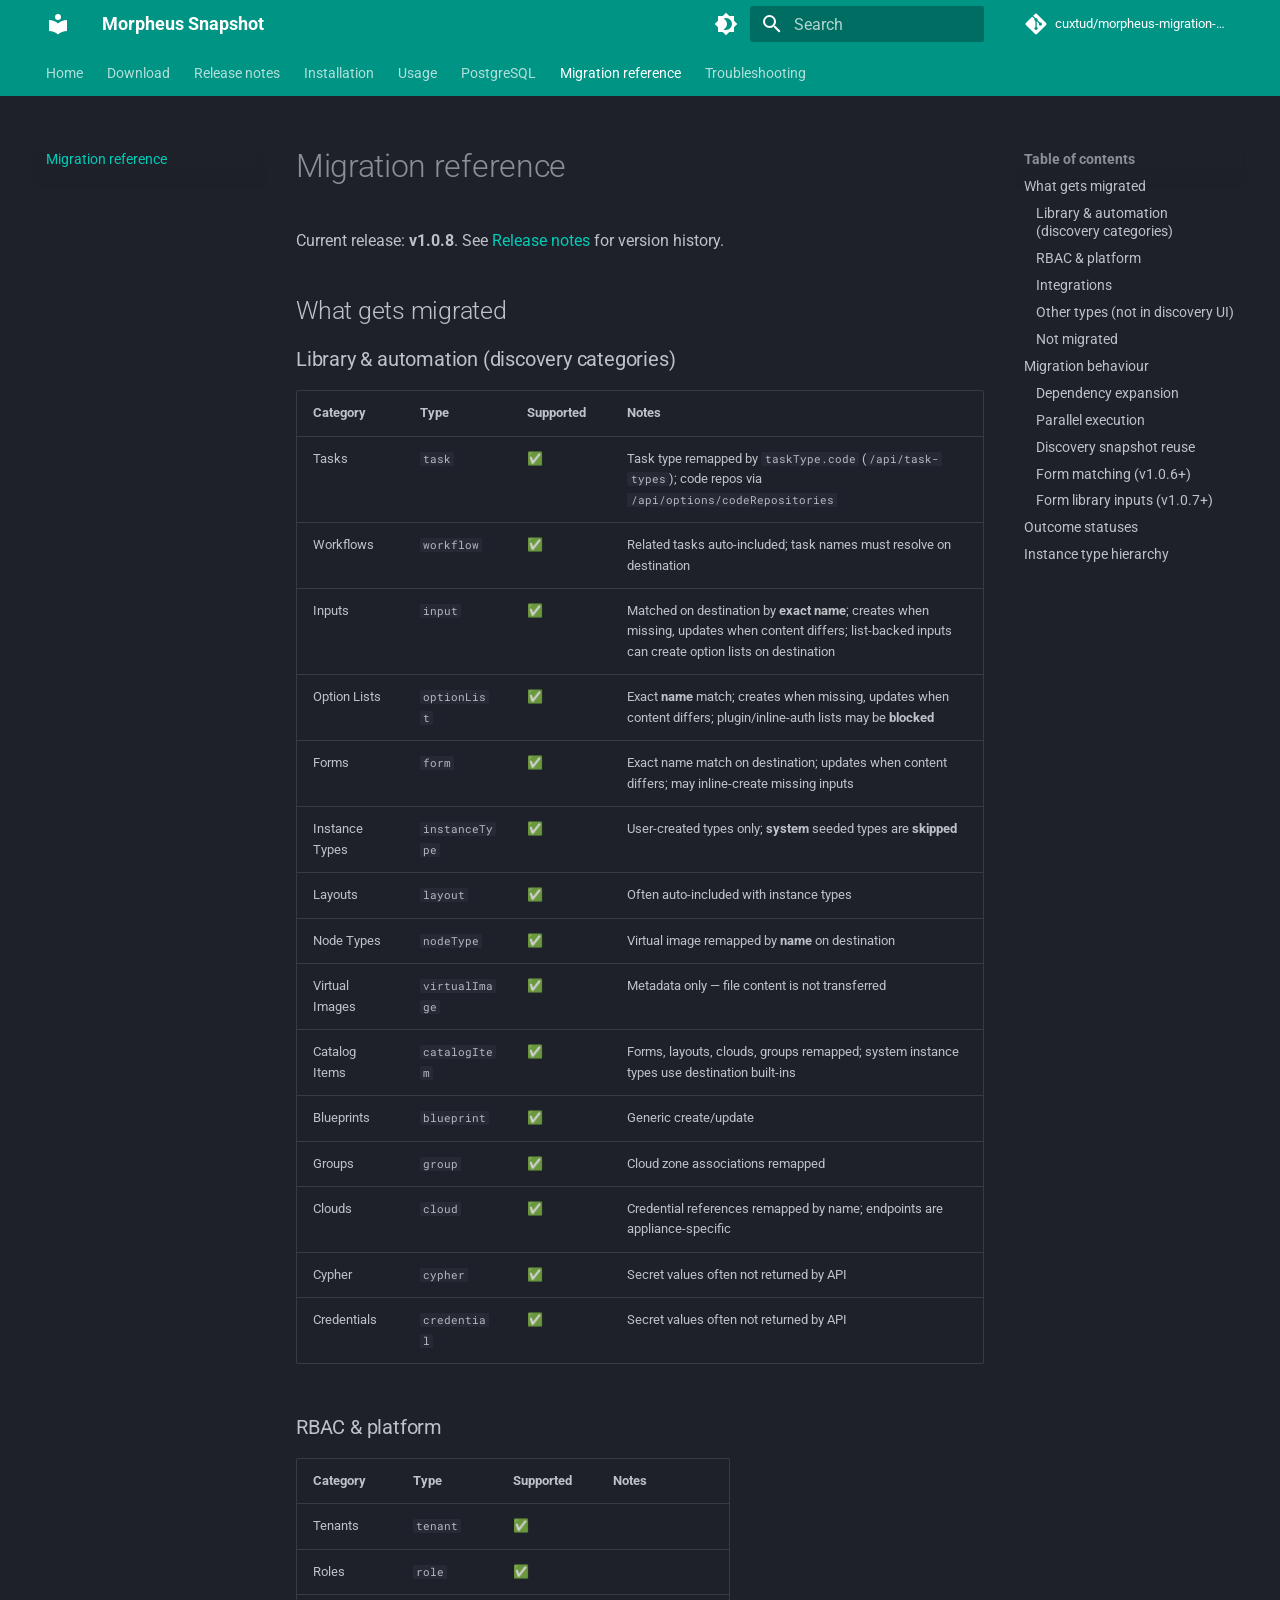
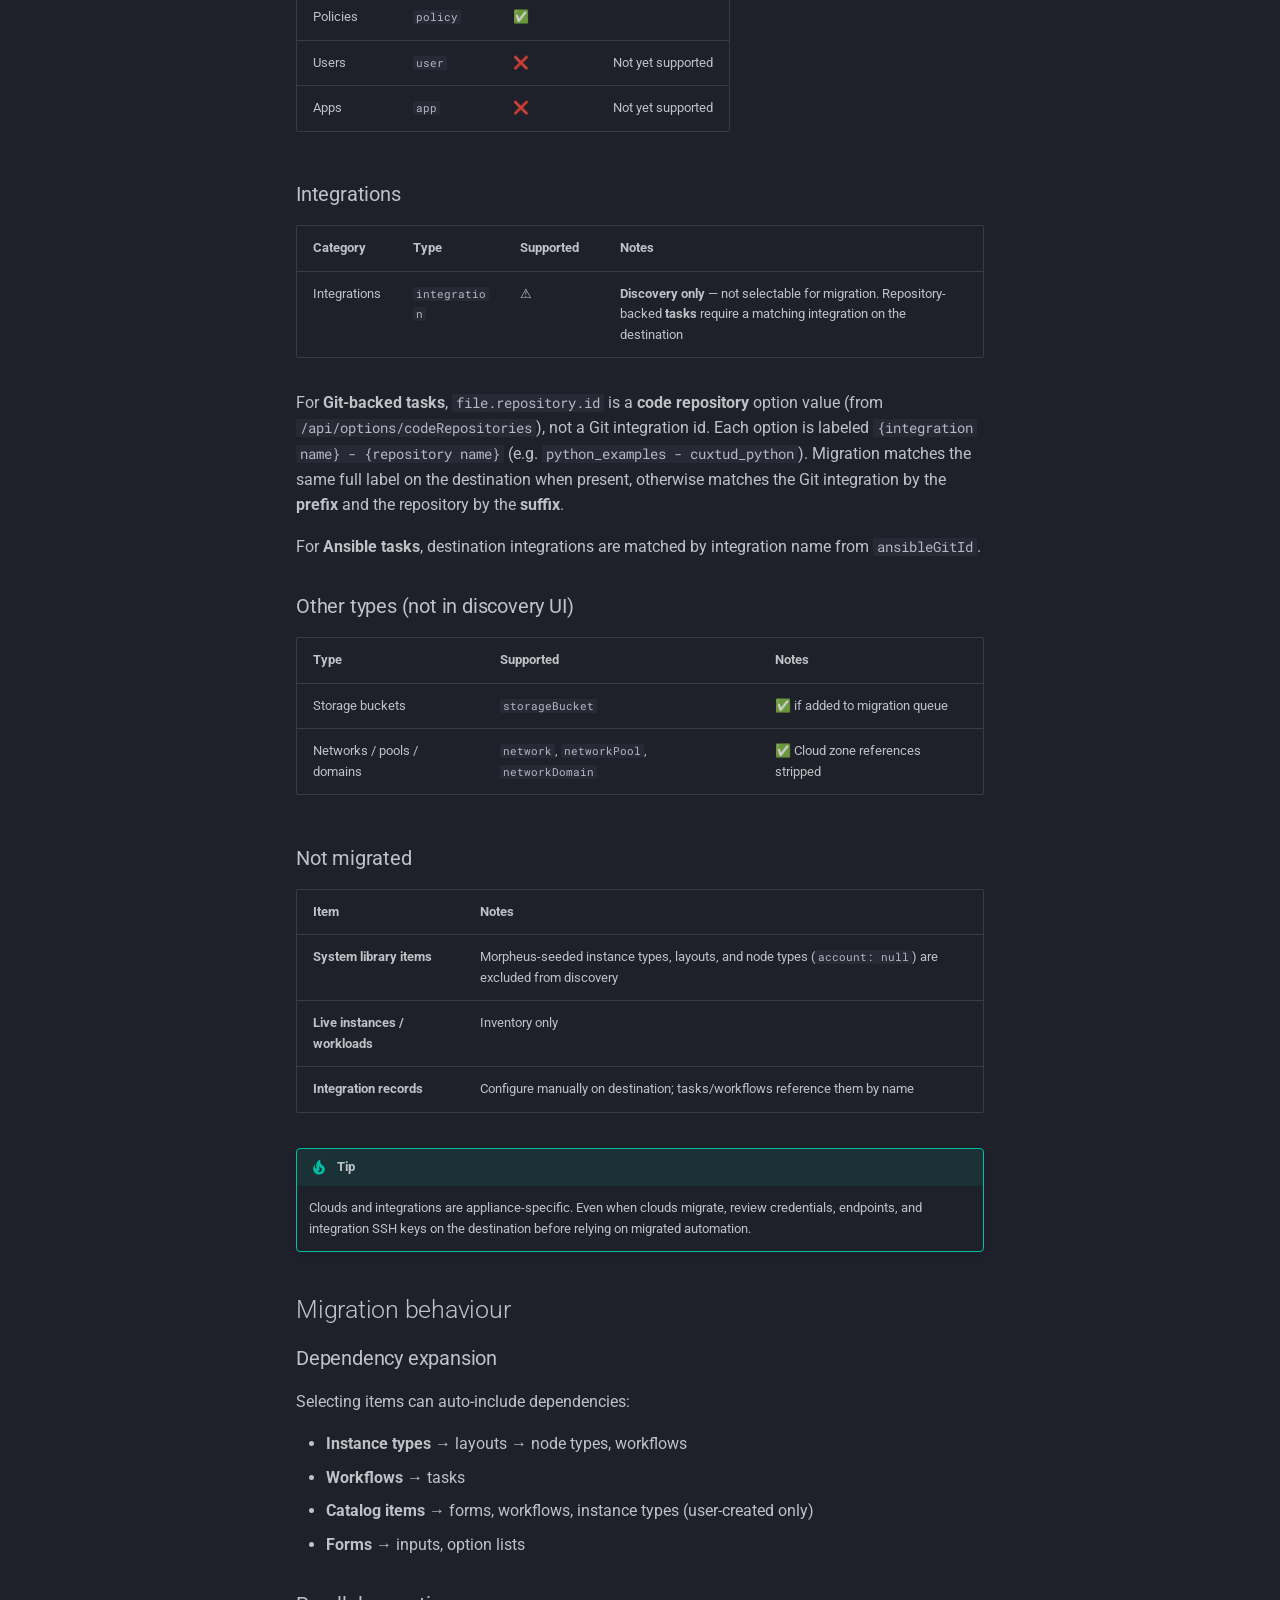
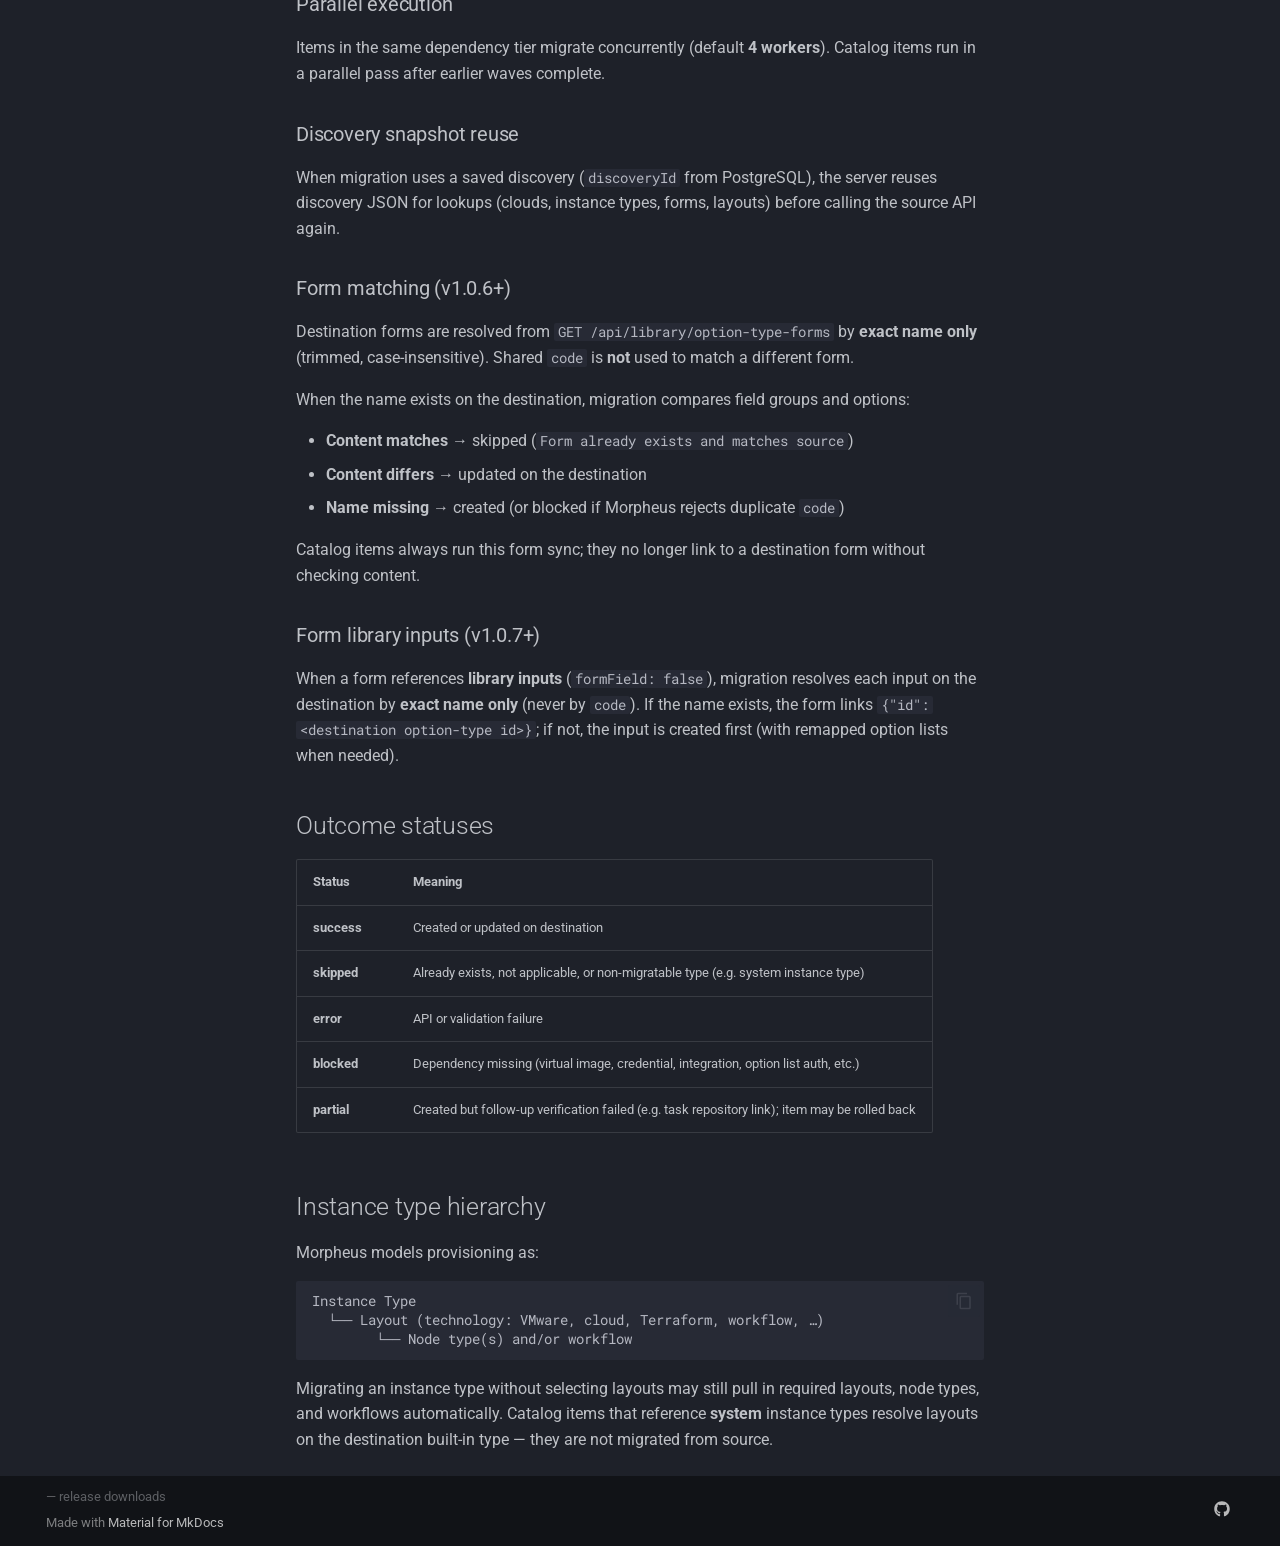
<file: migration-reference/index.html>
<!doctype html>
<html lang="en" class="no-js">
  <head>
    
      <meta charset="utf-8">
      <meta name="viewport" content="width=device-width,initial-scale=1">
      
        <meta name="description" content="HPE Morpheus fleet inventory and migration utility">
      
      
      
        <link rel="canonical" href="https://cuxtud.github.io/morpheus-migration-utility/migration-reference/">
      
      
        <link rel="prev" href="../postgres/">
      
      
        <link rel="next" href="../troubleshooting/">
      
      
        
      
      
      <link rel="icon" href="../assets/images/favicon.png">
      <meta name="generator" content="mkdocs-1.6.1, mkdocs-material-9.7.6">
    
    
      
        <title>Migration reference - Morpheus Snapshot</title>
      
    
    
      <link rel="stylesheet" href="../assets/stylesheets/main.484c7ddc.min.css">
      
        
        <link rel="stylesheet" href="../assets/stylesheets/palette.ab4e12ef.min.css">
      
      


    
    
      
    
    
      
        
        
        <link rel="preconnect" href="https://fonts.gstatic.com" crossorigin>
        <link rel="stylesheet" href="https://fonts.googleapis.com/css?family=Roboto:300,300i,400,400i,700,700i%7CRoboto+Mono:400,400i,700,700i&display=fallback">
        <style>:root{--md-text-font:"Roboto";--md-code-font:"Roboto Mono"}</style>
      
    
    
      <link rel="stylesheet" href="../stylesheets/extra.css">
    
    <script>__md_scope=new URL("..",location),__md_hash=e=>[...e].reduce(((e,_)=>(e<<5)-e+_.charCodeAt(0)),0),__md_get=(e,_=localStorage,t=__md_scope)=>JSON.parse(_.getItem(t.pathname+"."+e)),__md_set=(e,_,t=localStorage,a=__md_scope)=>{try{t.setItem(a.pathname+"."+e,JSON.stringify(_))}catch(e){}}</script>
    
      

    
    
  </head>
  
  
    
    
      
    
    
    
    
    <body dir="ltr" data-md-color-scheme="slate" data-md-color-primary="teal" data-md-color-accent="cyan">
  
    
    <input class="md-toggle" data-md-toggle="drawer" type="checkbox" id="__drawer" autocomplete="off">
    <input class="md-toggle" data-md-toggle="search" type="checkbox" id="__search" autocomplete="off">
    <label class="md-overlay" for="__drawer"></label>
    <div data-md-component="skip">
      
        
        <a href="#migration-reference" class="md-skip">
          Skip to content
        </a>
      
    </div>
    <div data-md-component="announce">
      
    </div>
    
    
      

<header class="md-header" data-md-component="header">
  <nav class="md-header__inner md-grid" aria-label="Header">
    <a href=".." title="Morpheus Snapshot" class="md-header__button md-logo" aria-label="Morpheus Snapshot" data-md-component="logo">
      
  
  <svg xmlns="http://www.w3.org/2000/svg" viewBox="0 0 24 24"><path d="M12 8a3 3 0 0 0 3-3 3 3 0 0 0-3-3 3 3 0 0 0-3 3 3 3 0 0 0 3 3m0 3.54C9.64 9.35 6.5 8 3 8v11c3.5 0 6.64 1.35 9 3.54 2.36-2.19 5.5-3.54 9-3.54V8c-3.5 0-6.64 1.35-9 3.54"/></svg>

    </a>
    <label class="md-header__button md-icon" for="__drawer">
      
      <svg xmlns="http://www.w3.org/2000/svg" viewBox="0 0 24 24"><path d="M3 6h18v2H3zm0 5h18v2H3zm0 5h18v2H3z"/></svg>
    </label>
    <div class="md-header__title" data-md-component="header-title">
      <div class="md-header__ellipsis">
        <div class="md-header__topic">
          <span class="md-ellipsis">
            Morpheus Snapshot
          </span>
        </div>
        <div class="md-header__topic" data-md-component="header-topic">
          <span class="md-ellipsis">
            
              Migration reference
            
          </span>
        </div>
      </div>
    </div>
    
      
        <form class="md-header__option" data-md-component="palette">
  
    
    
    
    <input class="md-option" data-md-color-media="" data-md-color-scheme="slate" data-md-color-primary="teal" data-md-color-accent="cyan"  aria-label="Light mode"  type="radio" name="__palette" id="__palette_0">
    
      <label class="md-header__button md-icon" title="Light mode" for="__palette_1" hidden>
        <svg xmlns="http://www.w3.org/2000/svg" viewBox="0 0 24 24"><path d="M12 18c-.89 0-1.74-.2-2.5-.55C11.56 16.5 13 14.42 13 12s-1.44-4.5-3.5-5.45C10.26 6.2 11.11 6 12 6a6 6 0 0 1 6 6 6 6 0 0 1-6 6m8-9.31V4h-4.69L12 .69 8.69 4H4v4.69L.69 12 4 15.31V20h4.69L12 23.31 15.31 20H20v-4.69L23.31 12z"/></svg>
      </label>
    
  
    
    
    
    <input class="md-option" data-md-color-media="" data-md-color-scheme="default" data-md-color-primary="teal" data-md-color-accent="cyan"  aria-label="Dark mode"  type="radio" name="__palette" id="__palette_1">
    
      <label class="md-header__button md-icon" title="Dark mode" for="__palette_0" hidden>
        <svg xmlns="http://www.w3.org/2000/svg" viewBox="0 0 24 24"><path d="M12 8a4 4 0 0 0-4 4 4 4 0 0 0 4 4 4 4 0 0 0 4-4 4 4 0 0 0-4-4m0 10a6 6 0 0 1-6-6 6 6 0 0 1 6-6 6 6 0 0 1 6 6 6 6 0 0 1-6 6m8-9.31V4h-4.69L12 .69 8.69 4H4v4.69L.69 12 4 15.31V20h4.69L12 23.31 15.31 20H20v-4.69L23.31 12z"/></svg>
      </label>
    
  
</form>
      
    
    
      <script>var palette=__md_get("__palette");if(palette&&palette.color){if("(prefers-color-scheme)"===palette.color.media){var media=matchMedia("(prefers-color-scheme: light)"),input=document.querySelector(media.matches?"[data-md-color-media='(prefers-color-scheme: light)']":"[data-md-color-media='(prefers-color-scheme: dark)']");palette.color.media=input.getAttribute("data-md-color-media"),palette.color.scheme=input.getAttribute("data-md-color-scheme"),palette.color.primary=input.getAttribute("data-md-color-primary"),palette.color.accent=input.getAttribute("data-md-color-accent")}for(var[key,value]of Object.entries(palette.color))document.body.setAttribute("data-md-color-"+key,value)}</script>
    
    
    
      
      
        <label class="md-header__button md-icon" for="__search">
          
          <svg xmlns="http://www.w3.org/2000/svg" viewBox="0 0 24 24"><path d="M9.5 3A6.5 6.5 0 0 1 16 9.5c0 1.61-.59 3.09-1.56 4.23l.27.27h.79l5 5-1.5 1.5-5-5v-.79l-.27-.27A6.52 6.52 0 0 1 9.5 16 6.5 6.5 0 0 1 3 9.5 6.5 6.5 0 0 1 9.5 3m0 2C7 5 5 7 5 9.5S7 14 9.5 14 14 12 14 9.5 12 5 9.5 5"/></svg>
        </label>
        <div class="md-search" data-md-component="search" role="dialog">
  <label class="md-search__overlay" for="__search"></label>
  <div class="md-search__inner" role="search">
    <form class="md-search__form" name="search">
      <input type="text" class="md-search__input" name="query" aria-label="Search" placeholder="Search" autocapitalize="off" autocorrect="off" autocomplete="off" spellcheck="false" data-md-component="search-query" required>
      <label class="md-search__icon md-icon" for="__search">
        
        <svg xmlns="http://www.w3.org/2000/svg" viewBox="0 0 24 24"><path d="M9.5 3A6.5 6.5 0 0 1 16 9.5c0 1.61-.59 3.09-1.56 4.23l.27.27h.79l5 5-1.5 1.5-5-5v-.79l-.27-.27A6.52 6.52 0 0 1 9.5 16 6.5 6.5 0 0 1 3 9.5 6.5 6.5 0 0 1 9.5 3m0 2C7 5 5 7 5 9.5S7 14 9.5 14 14 12 14 9.5 12 5 9.5 5"/></svg>
        
        <svg xmlns="http://www.w3.org/2000/svg" viewBox="0 0 24 24"><path d="M20 11v2H8l5.5 5.5-1.42 1.42L4.16 12l7.92-7.92L13.5 5.5 8 11z"/></svg>
      </label>
      <nav class="md-search__options" aria-label="Search">
        
        <button type="reset" class="md-search__icon md-icon" title="Clear" aria-label="Clear" tabindex="-1">
          
          <svg xmlns="http://www.w3.org/2000/svg" viewBox="0 0 24 24"><path d="M19 6.41 17.59 5 12 10.59 6.41 5 5 6.41 10.59 12 5 17.59 6.41 19 12 13.41 17.59 19 19 17.59 13.41 12z"/></svg>
        </button>
      </nav>
      
        <div class="md-search__suggest" data-md-component="search-suggest"></div>
      
    </form>
    <div class="md-search__output">
      <div class="md-search__scrollwrap" tabindex="0" data-md-scrollfix>
        <div class="md-search-result" data-md-component="search-result">
          <div class="md-search-result__meta">
            Initializing search
          </div>
          <ol class="md-search-result__list" role="presentation"></ol>
        </div>
      </div>
    </div>
  </div>
</div>
      
    
    
      <div class="md-header__source">
        <a href="https://github.com/cuxtud/morpheus-migration-utility" title="Go to repository" class="md-source" data-md-component="source">
  <div class="md-source__icon md-icon">
    
    <svg xmlns="http://www.w3.org/2000/svg" viewBox="0 0 448 512"><!--! Font Awesome Free 7.1.0 by @fontawesome - https://fontawesome.com License - https://fontawesome.com/license/free (Icons: CC BY 4.0, Fonts: SIL OFL 1.1, Code: MIT License) Copyright 2025 Fonticons, Inc.--><path d="M439.6 236.1 244 40.5c-5.4-5.5-12.8-8.5-20.4-8.5s-15 3-20.4 8.4L162.5 81l51.5 51.5c27.1-9.1 52.7 16.8 43.4 43.7l49.7 49.7c34.2-11.8 61.2 31 35.5 56.7-26.5 26.5-70.2-2.9-56-37.3L240.3 199v121.9c25.3 12.5 22.3 41.8 9.1 55-6.4 6.4-15.2 10.1-24.3 10.1s-17.8-3.6-24.3-10.1c-17.6-17.6-11.1-46.9 11.2-56v-123c-20.8-8.5-24.6-30.7-18.6-45L142.6 101 8.5 235.1C3 240.6 0 247.9 0 255.5s3 15 8.5 20.4l195.6 195.7c5.4 5.4 12.7 8.4 20.4 8.4s15-3 20.4-8.4l194.7-194.7c5.4-5.4 8.4-12.8 8.4-20.4s-3-15-8.4-20.4"/></svg>
  </div>
  <div class="md-source__repository">
    cuxtud/morpheus-migration-utility
  </div>
</a>
      </div>
    
  </nav>
  
</header>
    
    <div class="md-container" data-md-component="container">
      
      
        
          
            
<nav class="md-tabs" aria-label="Tabs" data-md-component="tabs">
  <div class="md-grid">
    <ul class="md-tabs__list">
      
        
  
  
  
  
    <li class="md-tabs__item">
      <a href=".." class="md-tabs__link">
        
  
  
    
  
  Home

      </a>
    </li>
  

      
        
  
  
  
  
    <li class="md-tabs__item">
      <a href="../download/" class="md-tabs__link">
        
  
  
    
  
  Download

      </a>
    </li>
  

      
        
  
  
  
  
    <li class="md-tabs__item">
      <a href="../releases/" class="md-tabs__link">
        
  
  
    
  
  Release notes

      </a>
    </li>
  

      
        
  
  
  
  
    <li class="md-tabs__item">
      <a href="../installation/" class="md-tabs__link">
        
  
  
    
  
  Installation

      </a>
    </li>
  

      
        
  
  
  
  
    <li class="md-tabs__item">
      <a href="../usage/" class="md-tabs__link">
        
  
  
    
  
  Usage

      </a>
    </li>
  

      
        
  
  
  
  
    <li class="md-tabs__item">
      <a href="../postgres/" class="md-tabs__link">
        
  
  
    
  
  PostgreSQL

      </a>
    </li>
  

      
        
  
  
  
    
  
  
    <li class="md-tabs__item md-tabs__item--active">
      <a href="./" class="md-tabs__link">
        
  
  
    
  
  Migration reference

      </a>
    </li>
  

      
        
  
  
  
  
    <li class="md-tabs__item">
      <a href="../troubleshooting/" class="md-tabs__link">
        
  
  
    
  
  Troubleshooting

      </a>
    </li>
  

      
    </ul>
  </div>
</nav>
          
        
      
      <main class="md-main" data-md-component="main">
        <div class="md-main__inner md-grid">
          
            
              
              <div class="md-sidebar md-sidebar--primary" data-md-component="sidebar" data-md-type="navigation" >
                <div class="md-sidebar__scrollwrap">
                  <div class="md-sidebar__inner">
                    


  


<nav class="md-nav md-nav--primary md-nav--lifted" aria-label="Navigation" data-md-level="0">
  <label class="md-nav__title" for="__drawer">
    <a href=".." title="Morpheus Snapshot" class="md-nav__button md-logo" aria-label="Morpheus Snapshot" data-md-component="logo">
      
  
  <svg xmlns="http://www.w3.org/2000/svg" viewBox="0 0 24 24"><path d="M12 8a3 3 0 0 0 3-3 3 3 0 0 0-3-3 3 3 0 0 0-3 3 3 3 0 0 0 3 3m0 3.54C9.64 9.35 6.5 8 3 8v11c3.5 0 6.64 1.35 9 3.54 2.36-2.19 5.5-3.54 9-3.54V8c-3.5 0-6.64 1.35-9 3.54"/></svg>

    </a>
    Morpheus Snapshot
  </label>
  
    <div class="md-nav__source">
      <a href="https://github.com/cuxtud/morpheus-migration-utility" title="Go to repository" class="md-source" data-md-component="source">
  <div class="md-source__icon md-icon">
    
    <svg xmlns="http://www.w3.org/2000/svg" viewBox="0 0 448 512"><!--! Font Awesome Free 7.1.0 by @fontawesome - https://fontawesome.com License - https://fontawesome.com/license/free (Icons: CC BY 4.0, Fonts: SIL OFL 1.1, Code: MIT License) Copyright 2025 Fonticons, Inc.--><path d="M439.6 236.1 244 40.5c-5.4-5.5-12.8-8.5-20.4-8.5s-15 3-20.4 8.4L162.5 81l51.5 51.5c27.1-9.1 52.7 16.8 43.4 43.7l49.7 49.7c34.2-11.8 61.2 31 35.5 56.7-26.5 26.5-70.2-2.9-56-37.3L240.3 199v121.9c25.3 12.5 22.3 41.8 9.1 55-6.4 6.4-15.2 10.1-24.3 10.1s-17.8-3.6-24.3-10.1c-17.6-17.6-11.1-46.9 11.2-56v-123c-20.8-8.5-24.6-30.7-18.6-45L142.6 101 8.5 235.1C3 240.6 0 247.9 0 255.5s3 15 8.5 20.4l195.6 195.7c5.4 5.4 12.7 8.4 20.4 8.4s15-3 20.4-8.4l194.7-194.7c5.4-5.4 8.4-12.8 8.4-20.4s-3-15-8.4-20.4"/></svg>
  </div>
  <div class="md-source__repository">
    cuxtud/morpheus-migration-utility
  </div>
</a>
    </div>
  
  <ul class="md-nav__list" data-md-scrollfix>
    
      
      
  
  
  
  
    <li class="md-nav__item">
      <a href=".." class="md-nav__link">
        
  
  
  <span class="md-ellipsis">
    
  
    Home
  

    
  </span>
  
  

      </a>
    </li>
  

    
      
      
  
  
  
  
    <li class="md-nav__item">
      <a href="../download/" class="md-nav__link">
        
  
  
  <span class="md-ellipsis">
    
  
    Download
  

    
  </span>
  
  

      </a>
    </li>
  

    
      
      
  
  
  
  
    <li class="md-nav__item">
      <a href="../releases/" class="md-nav__link">
        
  
  
  <span class="md-ellipsis">
    
  
    Release notes
  

    
  </span>
  
  

      </a>
    </li>
  

    
      
      
  
  
  
  
    <li class="md-nav__item">
      <a href="../installation/" class="md-nav__link">
        
  
  
  <span class="md-ellipsis">
    
  
    Installation
  

    
  </span>
  
  

      </a>
    </li>
  

    
      
      
  
  
  
  
    <li class="md-nav__item">
      <a href="../usage/" class="md-nav__link">
        
  
  
  <span class="md-ellipsis">
    
  
    Usage
  

    
  </span>
  
  

      </a>
    </li>
  

    
      
      
  
  
  
  
    <li class="md-nav__item">
      <a href="../postgres/" class="md-nav__link">
        
  
  
  <span class="md-ellipsis">
    
  
    PostgreSQL
  

    
  </span>
  
  

      </a>
    </li>
  

    
      
      
  
  
    
  
  
  
    <li class="md-nav__item md-nav__item--active">
      
      <input class="md-nav__toggle md-toggle" type="checkbox" id="__toc">
      
      
        
      
      
        <label class="md-nav__link md-nav__link--active" for="__toc">
          
  
  
  <span class="md-ellipsis">
    
  
    Migration reference
  

    
  </span>
  
  

          <span class="md-nav__icon md-icon"></span>
        </label>
      
      <a href="./" class="md-nav__link md-nav__link--active">
        
  
  
  <span class="md-ellipsis">
    
  
    Migration reference
  

    
  </span>
  
  

      </a>
      
        

<nav class="md-nav md-nav--secondary" aria-label="Table of contents">
  
  
  
    
  
  
    <label class="md-nav__title" for="__toc">
      <span class="md-nav__icon md-icon"></span>
      Table of contents
    </label>
    <ul class="md-nav__list" data-md-component="toc" data-md-scrollfix>
      
        <li class="md-nav__item">
  <a href="#what-gets-migrated" class="md-nav__link">
    <span class="md-ellipsis">
      
        What gets migrated
      
    </span>
  </a>
  
    <nav class="md-nav" aria-label="What gets migrated">
      <ul class="md-nav__list">
        
          <li class="md-nav__item">
  <a href="#library-automation-discovery-categories" class="md-nav__link">
    <span class="md-ellipsis">
      
        Library &amp; automation (discovery categories)
      
    </span>
  </a>
  
</li>
        
          <li class="md-nav__item">
  <a href="#rbac-platform" class="md-nav__link">
    <span class="md-ellipsis">
      
        RBAC &amp; platform
      
    </span>
  </a>
  
</li>
        
          <li class="md-nav__item">
  <a href="#integrations" class="md-nav__link">
    <span class="md-ellipsis">
      
        Integrations
      
    </span>
  </a>
  
</li>
        
          <li class="md-nav__item">
  <a href="#other-types-not-in-discovery-ui" class="md-nav__link">
    <span class="md-ellipsis">
      
        Other types (not in discovery UI)
      
    </span>
  </a>
  
</li>
        
          <li class="md-nav__item">
  <a href="#not-migrated" class="md-nav__link">
    <span class="md-ellipsis">
      
        Not migrated
      
    </span>
  </a>
  
</li>
        
      </ul>
    </nav>
  
</li>
      
        <li class="md-nav__item">
  <a href="#migration-behaviour" class="md-nav__link">
    <span class="md-ellipsis">
      
        Migration behaviour
      
    </span>
  </a>
  
    <nav class="md-nav" aria-label="Migration behaviour">
      <ul class="md-nav__list">
        
          <li class="md-nav__item">
  <a href="#dependency-expansion" class="md-nav__link">
    <span class="md-ellipsis">
      
        Dependency expansion
      
    </span>
  </a>
  
</li>
        
          <li class="md-nav__item">
  <a href="#parallel-execution" class="md-nav__link">
    <span class="md-ellipsis">
      
        Parallel execution
      
    </span>
  </a>
  
</li>
        
          <li class="md-nav__item">
  <a href="#discovery-snapshot-reuse" class="md-nav__link">
    <span class="md-ellipsis">
      
        Discovery snapshot reuse
      
    </span>
  </a>
  
</li>
        
          <li class="md-nav__item">
  <a href="#form-matching-v106" class="md-nav__link">
    <span class="md-ellipsis">
      
        Form matching (v1.0.6+)
      
    </span>
  </a>
  
</li>
        
          <li class="md-nav__item">
  <a href="#form-library-inputs-v107" class="md-nav__link">
    <span class="md-ellipsis">
      
        Form library inputs (v1.0.7+)
      
    </span>
  </a>
  
</li>
        
      </ul>
    </nav>
  
</li>
      
        <li class="md-nav__item">
  <a href="#outcome-statuses" class="md-nav__link">
    <span class="md-ellipsis">
      
        Outcome statuses
      
    </span>
  </a>
  
</li>
      
        <li class="md-nav__item">
  <a href="#instance-type-hierarchy" class="md-nav__link">
    <span class="md-ellipsis">
      
        Instance type hierarchy
      
    </span>
  </a>
  
</li>
      
    </ul>
  
</nav>
      
    </li>
  

    
      
      
  
  
  
  
    <li class="md-nav__item">
      <a href="../troubleshooting/" class="md-nav__link">
        
  
  
  <span class="md-ellipsis">
    
  
    Troubleshooting
  

    
  </span>
  
  

      </a>
    </li>
  

    
  </ul>
</nav>
                  </div>
                </div>
              </div>
            
            
              
              <div class="md-sidebar md-sidebar--secondary" data-md-component="sidebar" data-md-type="toc" >
                <div class="md-sidebar__scrollwrap">
                  <div class="md-sidebar__inner">
                    

<nav class="md-nav md-nav--secondary" aria-label="Table of contents">
  
  
  
    
  
  
    <label class="md-nav__title" for="__toc">
      <span class="md-nav__icon md-icon"></span>
      Table of contents
    </label>
    <ul class="md-nav__list" data-md-component="toc" data-md-scrollfix>
      
        <li class="md-nav__item">
  <a href="#what-gets-migrated" class="md-nav__link">
    <span class="md-ellipsis">
      
        What gets migrated
      
    </span>
  </a>
  
    <nav class="md-nav" aria-label="What gets migrated">
      <ul class="md-nav__list">
        
          <li class="md-nav__item">
  <a href="#library-automation-discovery-categories" class="md-nav__link">
    <span class="md-ellipsis">
      
        Library &amp; automation (discovery categories)
      
    </span>
  </a>
  
</li>
        
          <li class="md-nav__item">
  <a href="#rbac-platform" class="md-nav__link">
    <span class="md-ellipsis">
      
        RBAC &amp; platform
      
    </span>
  </a>
  
</li>
        
          <li class="md-nav__item">
  <a href="#integrations" class="md-nav__link">
    <span class="md-ellipsis">
      
        Integrations
      
    </span>
  </a>
  
</li>
        
          <li class="md-nav__item">
  <a href="#other-types-not-in-discovery-ui" class="md-nav__link">
    <span class="md-ellipsis">
      
        Other types (not in discovery UI)
      
    </span>
  </a>
  
</li>
        
          <li class="md-nav__item">
  <a href="#not-migrated" class="md-nav__link">
    <span class="md-ellipsis">
      
        Not migrated
      
    </span>
  </a>
  
</li>
        
      </ul>
    </nav>
  
</li>
      
        <li class="md-nav__item">
  <a href="#migration-behaviour" class="md-nav__link">
    <span class="md-ellipsis">
      
        Migration behaviour
      
    </span>
  </a>
  
    <nav class="md-nav" aria-label="Migration behaviour">
      <ul class="md-nav__list">
        
          <li class="md-nav__item">
  <a href="#dependency-expansion" class="md-nav__link">
    <span class="md-ellipsis">
      
        Dependency expansion
      
    </span>
  </a>
  
</li>
        
          <li class="md-nav__item">
  <a href="#parallel-execution" class="md-nav__link">
    <span class="md-ellipsis">
      
        Parallel execution
      
    </span>
  </a>
  
</li>
        
          <li class="md-nav__item">
  <a href="#discovery-snapshot-reuse" class="md-nav__link">
    <span class="md-ellipsis">
      
        Discovery snapshot reuse
      
    </span>
  </a>
  
</li>
        
          <li class="md-nav__item">
  <a href="#form-matching-v106" class="md-nav__link">
    <span class="md-ellipsis">
      
        Form matching (v1.0.6+)
      
    </span>
  </a>
  
</li>
        
          <li class="md-nav__item">
  <a href="#form-library-inputs-v107" class="md-nav__link">
    <span class="md-ellipsis">
      
        Form library inputs (v1.0.7+)
      
    </span>
  </a>
  
</li>
        
      </ul>
    </nav>
  
</li>
      
        <li class="md-nav__item">
  <a href="#outcome-statuses" class="md-nav__link">
    <span class="md-ellipsis">
      
        Outcome statuses
      
    </span>
  </a>
  
</li>
      
        <li class="md-nav__item">
  <a href="#instance-type-hierarchy" class="md-nav__link">
    <span class="md-ellipsis">
      
        Instance type hierarchy
      
    </span>
  </a>
  
</li>
      
    </ul>
  
</nav>
                  </div>
                </div>
              </div>
            
          
          
            <div class="md-content" data-md-component="content">
              
              <article class="md-content__inner md-typeset">
                
                  


  
  


<h1 id="migration-reference">Migration reference<a class="headerlink" href="#migration-reference" title="Permanent link">&para;</a></h1>
<p>Current release: <strong>v1.0.8</strong>. See <a href="../releases/">Release notes</a> for version history.</p>
<h2 id="what-gets-migrated">What gets migrated<a class="headerlink" href="#what-gets-migrated" title="Permanent link">&para;</a></h2>
<h3 id="library-automation-discovery-categories">Library &amp; automation (discovery categories)<a class="headerlink" href="#library-automation-discovery-categories" title="Permanent link">&para;</a></h3>
<table>
<thead>
<tr>
<th>Category</th>
<th>Type</th>
<th>Supported</th>
<th>Notes</th>
</tr>
</thead>
<tbody>
<tr>
<td>Tasks</td>
<td><code>task</code></td>
<td>✅</td>
<td>Task type remapped by <code>taskType.code</code> (<code>/api/task-types</code>); code repos via <code>/api/options/codeRepositories</code></td>
</tr>
<tr>
<td>Workflows</td>
<td><code>workflow</code></td>
<td>✅</td>
<td>Related tasks auto-included; task names must resolve on destination</td>
</tr>
<tr>
<td>Inputs</td>
<td><code>input</code></td>
<td>✅</td>
<td>Matched on destination by <strong>exact name</strong>; creates when missing, updates when content differs; list-backed inputs can create option lists on destination</td>
</tr>
<tr>
<td>Option Lists</td>
<td><code>optionList</code></td>
<td>✅</td>
<td>Exact <strong>name</strong> match; creates when missing, updates when content differs; plugin/inline-auth lists may be <strong>blocked</strong></td>
</tr>
<tr>
<td>Forms</td>
<td><code>form</code></td>
<td>✅</td>
<td>Exact name match on destination; updates when content differs; may inline-create missing inputs</td>
</tr>
<tr>
<td>Instance Types</td>
<td><code>instanceType</code></td>
<td>✅</td>
<td>User-created types only; <strong>system</strong> seeded types are <strong>skipped</strong></td>
</tr>
<tr>
<td>Layouts</td>
<td><code>layout</code></td>
<td>✅</td>
<td>Often auto-included with instance types</td>
</tr>
<tr>
<td>Node Types</td>
<td><code>nodeType</code></td>
<td>✅</td>
<td>Virtual image remapped by <strong>name</strong> on destination</td>
</tr>
<tr>
<td>Virtual Images</td>
<td><code>virtualImage</code></td>
<td>✅</td>
<td>Metadata only — file content is not transferred</td>
</tr>
<tr>
<td>Catalog Items</td>
<td><code>catalogItem</code></td>
<td>✅</td>
<td>Forms, layouts, clouds, groups remapped; system instance types use destination built-ins</td>
</tr>
<tr>
<td>Blueprints</td>
<td><code>blueprint</code></td>
<td>✅</td>
<td>Generic create/update</td>
</tr>
<tr>
<td>Groups</td>
<td><code>group</code></td>
<td>✅</td>
<td>Cloud zone associations remapped</td>
</tr>
<tr>
<td>Clouds</td>
<td><code>cloud</code></td>
<td>✅</td>
<td>Credential references remapped by name; endpoints are appliance-specific</td>
</tr>
<tr>
<td>Cypher</td>
<td><code>cypher</code></td>
<td>✅</td>
<td>Secret values often not returned by API</td>
</tr>
<tr>
<td>Credentials</td>
<td><code>credential</code></td>
<td>✅</td>
<td>Secret values often not returned by API</td>
</tr>
</tbody>
</table>
<h3 id="rbac-platform">RBAC &amp; platform<a class="headerlink" href="#rbac-platform" title="Permanent link">&para;</a></h3>
<table>
<thead>
<tr>
<th>Category</th>
<th>Type</th>
<th>Supported</th>
<th>Notes</th>
</tr>
</thead>
<tbody>
<tr>
<td>Tenants</td>
<td><code>tenant</code></td>
<td>✅</td>
<td></td>
</tr>
<tr>
<td>Roles</td>
<td><code>role</code></td>
<td>✅</td>
<td></td>
</tr>
<tr>
<td>Policies</td>
<td><code>policy</code></td>
<td>✅</td>
<td></td>
</tr>
<tr>
<td>Users</td>
<td><code>user</code></td>
<td>❌</td>
<td>Not yet supported</td>
</tr>
<tr>
<td>Apps</td>
<td><code>app</code></td>
<td>❌</td>
<td>Not yet supported</td>
</tr>
</tbody>
</table>
<h3 id="integrations">Integrations<a class="headerlink" href="#integrations" title="Permanent link">&para;</a></h3>
<table>
<thead>
<tr>
<th>Category</th>
<th>Type</th>
<th>Supported</th>
<th>Notes</th>
</tr>
</thead>
<tbody>
<tr>
<td>Integrations</td>
<td><code>integration</code></td>
<td>⚠</td>
<td><strong>Discovery only</strong> — not selectable for migration. Repository-backed <strong>tasks</strong> require a matching integration on the destination</td>
</tr>
</tbody>
</table>
<p>For <strong>Git-backed tasks</strong>, <code>file.repository.id</code> is a <strong>code repository</strong> option value (from <code>/api/options/codeRepositories</code>), not a Git integration id. Each option is labeled <code>{integration name} - {repository name}</code> (e.g. <code>python_examples - cuxtud_python</code>). Migration matches the same full label on the destination when present, otherwise matches the Git integration by the <strong>prefix</strong> and the repository by the <strong>suffix</strong>.</p>
<p>For <strong>Ansible tasks</strong>, destination integrations are matched by integration name from <code>ansibleGitId</code>.</p>
<h3 id="other-types-not-in-discovery-ui">Other types (not in discovery UI)<a class="headerlink" href="#other-types-not-in-discovery-ui" title="Permanent link">&para;</a></h3>
<table>
<thead>
<tr>
<th>Type</th>
<th>Supported</th>
<th>Notes</th>
</tr>
</thead>
<tbody>
<tr>
<td>Storage buckets</td>
<td><code>storageBucket</code></td>
<td>✅ if added to migration queue</td>
</tr>
<tr>
<td>Networks / pools / domains</td>
<td><code>network</code>, <code>networkPool</code>, <code>networkDomain</code></td>
<td>✅ Cloud zone references stripped</td>
</tr>
</tbody>
</table>
<h3 id="not-migrated">Not migrated<a class="headerlink" href="#not-migrated" title="Permanent link">&para;</a></h3>
<table>
<thead>
<tr>
<th>Item</th>
<th>Notes</th>
</tr>
</thead>
<tbody>
<tr>
<td><strong>System library items</strong></td>
<td>Morpheus-seeded instance types, layouts, and node types (<code>account: null</code>) are excluded from discovery</td>
</tr>
<tr>
<td><strong>Live instances / workloads</strong></td>
<td>Inventory only</td>
</tr>
<tr>
<td><strong>Integration records</strong></td>
<td>Configure manually on destination; tasks/workflows reference them by name</td>
</tr>
</tbody>
</table>
<div class="admonition tip">
<p class="admonition-title">Tip</p>
<p>Clouds and integrations are appliance-specific. Even when clouds migrate, review credentials, endpoints, and integration SSH keys on the destination before relying on migrated automation.</p>
</div>
<h2 id="migration-behaviour">Migration behaviour<a class="headerlink" href="#migration-behaviour" title="Permanent link">&para;</a></h2>
<h3 id="dependency-expansion">Dependency expansion<a class="headerlink" href="#dependency-expansion" title="Permanent link">&para;</a></h3>
<p>Selecting items can auto-include dependencies:</p>
<ul>
<li><strong>Instance types</strong> → layouts → node types, workflows</li>
<li><strong>Workflows</strong> → tasks</li>
<li><strong>Catalog items</strong> → forms, workflows, instance types (user-created only)</li>
<li><strong>Forms</strong> → inputs, option lists</li>
</ul>
<h3 id="parallel-execution">Parallel execution<a class="headerlink" href="#parallel-execution" title="Permanent link">&para;</a></h3>
<p>Items in the same dependency tier migrate concurrently (default <strong>4 workers</strong>). Catalog items run in a parallel pass after earlier waves complete.</p>
<h3 id="discovery-snapshot-reuse">Discovery snapshot reuse<a class="headerlink" href="#discovery-snapshot-reuse" title="Permanent link">&para;</a></h3>
<p>When migration uses a saved discovery (<code>discoveryId</code> from PostgreSQL), the server reuses discovery JSON for lookups (clouds, instance types, forms, layouts) before calling the source API again.</p>
<h3 id="form-matching-v106">Form matching (v1.0.6+)<a class="headerlink" href="#form-matching-v106" title="Permanent link">&para;</a></h3>
<p>Destination forms are resolved from <code>GET /api/library/option-type-forms</code> by <strong>exact name only</strong> (trimmed, case-insensitive). Shared <code>code</code> is <strong>not</strong> used to match a different form.</p>
<p>When the name exists on the destination, migration compares field groups and options:</p>
<ul>
<li><strong>Content matches</strong> → skipped (<code>Form already exists and matches source</code>)</li>
<li><strong>Content differs</strong> → updated on the destination</li>
<li><strong>Name missing</strong> → created (or blocked if Morpheus rejects duplicate <code>code</code>)</li>
</ul>
<p>Catalog items always run this form sync; they no longer link to a destination form without checking content.</p>
<h3 id="form-library-inputs-v107">Form library inputs (v1.0.7+)<a class="headerlink" href="#form-library-inputs-v107" title="Permanent link">&para;</a></h3>
<p>When a form references <strong>library inputs</strong> (<code>formField: false</code>), migration resolves each input on the destination by <strong>exact name only</strong> (never by <code>code</code>). If the name exists, the form links <code>{"id": &lt;destination option-type id&gt;}</code>; if not, the input is created first (with remapped option lists when needed).</p>
<h2 id="outcome-statuses">Outcome statuses<a class="headerlink" href="#outcome-statuses" title="Permanent link">&para;</a></h2>
<table>
<thead>
<tr>
<th>Status</th>
<th>Meaning</th>
</tr>
</thead>
<tbody>
<tr>
<td><strong>success</strong></td>
<td>Created or updated on destination</td>
</tr>
<tr>
<td><strong>skipped</strong></td>
<td>Already exists, not applicable, or non-migratable type (e.g. system instance type)</td>
</tr>
<tr>
<td><strong>error</strong></td>
<td>API or validation failure</td>
</tr>
<tr>
<td><strong>blocked</strong></td>
<td>Dependency missing (virtual image, credential, integration, option list auth, etc.)</td>
</tr>
<tr>
<td><strong>partial</strong></td>
<td>Created but follow-up verification failed (e.g. task repository link); item may be rolled back</td>
</tr>
</tbody>
</table>
<h2 id="instance-type-hierarchy">Instance type hierarchy<a class="headerlink" href="#instance-type-hierarchy" title="Permanent link">&para;</a></h2>
<p>Morpheus models provisioning as:</p>
<div class="highlight"><pre><span></span><code>Instance Type
  └── Layout (technology: VMware, cloud, Terraform, workflow, …)
        └── Node type(s) and/or workflow
</code></pre></div>
<p>Migrating an instance type without selecting layouts may still pull in required layouts, node types, and workflows automatically. Catalog items that reference <strong>system</strong> instance types resolve layouts on the destination built-in type — they are not migrated from source.</p>












                
              </article>
            </div>
          
          
<script>var target=document.getElementById(location.hash.slice(1));target&&target.name&&(target.checked=target.name.startsWith("__tabbed_"))</script>
        </div>
        
          <button type="button" class="md-top md-icon" data-md-component="top" hidden>
  
  <svg xmlns="http://www.w3.org/2000/svg" viewBox="0 0 24 24"><path d="M13 20h-2V8l-5.5 5.5-1.42-1.42L12 4.16l7.92 7.92-1.42 1.42L13 8z"/></svg>
  Back to top
</button>
        
      </main>
      
        <footer class="md-footer">
  
  <div class="md-footer-meta md-typeset">
    <div class="md-footer-meta__inner md-grid">
      <div class="md-copyright">
  <p class="md-download-count" id="github-download-count" aria-live="polite">
    <span class="md-download-count__value" aria-hidden="true">…</span>
    <span class="md-download-count__label">release downloads</span>
  </p>
  
  
    Made with
    <a
      href="https://squidfunk.github.io/mkdocs-material/"
      target="_blank"
      rel="noopener"
      class="md-copyright__link"
    >
      Material for MkDocs
    </a>
  
</div>
      
        
<div class="md-social">
  
    
    
    
    
      
      
    
    <a href="https://github.com/cuxtud/morpheus-migration-utility" target="_blank" rel="noopener" title="github.com" class="md-social__link">
      <svg xmlns="http://www.w3.org/2000/svg" viewBox="0 0 512 512"><!--! Font Awesome Free 7.1.0 by @fontawesome - https://fontawesome.com License - https://fontawesome.com/license/free (Icons: CC BY 4.0, Fonts: SIL OFL 1.1, Code: MIT License) Copyright 2025 Fonticons, Inc.--><path d="M173.9 397.4c0 2-2.3 3.6-5.2 3.6-3.3.3-5.6-1.3-5.6-3.6 0-2 2.3-3.6 5.2-3.6 3-.3 5.6 1.3 5.6 3.6m-31.1-4.5c-.7 2 1.3 4.3 4.3 4.9 2.6 1 5.6 0 6.2-2s-1.3-4.3-4.3-5.2c-2.6-.7-5.5.3-6.2 2.3m44.2-1.7c-2.9.7-4.9 2.6-4.6 4.9.3 2 2.9 3.3 5.9 2.6 2.9-.7 4.9-2.6 4.6-4.6-.3-1.9-3-3.2-5.9-2.9M252.8 8C114.1 8 8 113.3 8 252c0 110.9 69.8 205.8 169.5 239.2 12.8 2.3 17.3-5.6 17.3-12.1 0-6.2-.3-40.4-.3-61.4 0 0-70 15-84.7-29.8 0 0-11.4-29.1-27.8-36.6 0 0-22.9-15.7 1.6-15.4 0 0 24.9 2 38.6 25.8 21.9 38.6 58.6 27.5 72.9 20.9 2.3-16 8.8-27.1 16-33.7-55.9-6.2-112.3-14.3-112.3-110.5 0-27.5 7.6-41.3 23.6-58.9-2.6-6.5-11.1-33.3 2.6-67.9 20.9-6.5 69 27 69 27 20-5.6 41.5-8.5 62.8-8.5s42.8 2.9 62.8 8.5c0 0 48.1-33.6 69-27 13.7 34.7 5.2 61.4 2.6 67.9 16 17.7 25.8 31.5 25.8 58.9 0 96.5-58.9 104.2-114.8 110.5 9.2 7.9 17 22.9 17 46.4 0 33.7-.3 75.4-.3 83.6 0 6.5 4.6 14.4 17.3 12.1C436.2 457.8 504 362.9 504 252 504 113.3 391.5 8 252.8 8M105.2 352.9c-1.3 1-1 3.3.7 5.2 1.6 1.6 3.9 2.3 5.2 1 1.3-1 1-3.3-.7-5.2-1.6-1.6-3.9-2.3-5.2-1m-10.8-8.1c-.7 1.3.3 2.9 2.3 3.9 1.6 1 3.6.7 4.3-.7.7-1.3-.3-2.9-2.3-3.9-2-.6-3.6-.3-4.3.7m32.4 35.6c-1.6 1.3-1 4.3 1.3 6.2 2.3 2.3 5.2 2.6 6.5 1 1.3-1.3.7-4.3-1.3-6.2-2.2-2.3-5.2-2.6-6.5-1m-11.4-14.7c-1.6 1-1.6 3.6 0 5.9s4.3 3.3 5.6 2.3c1.6-1.3 1.6-3.9 0-6.2-1.4-2.3-4-3.3-5.6-2"/></svg>
    </a>
  
</div>
      
    </div>
  </div>
</footer>
      
    </div>
    <div class="md-dialog" data-md-component="dialog">
      <div class="md-dialog__inner md-typeset"></div>
    </div>
    
    
    
      
      
      <script id="__config" type="application/json">{"annotate": null, "base": "..", "features": ["navigation.tabs", "navigation.sections", "navigation.top", "search.suggest", "content.code.copy"], "search": "../assets/javascripts/workers/search.2c215733.min.js", "tags": null, "translations": {"clipboard.copied": "Copied to clipboard", "clipboard.copy": "Copy to clipboard", "search.result.more.one": "1 more on this page", "search.result.more.other": "# more on this page", "search.result.none": "No matching documents", "search.result.one": "1 matching document", "search.result.other": "# matching documents", "search.result.placeholder": "Type to start searching", "search.result.term.missing": "Missing", "select.version": "Select version"}, "version": null}</script>
    
    
      <script src="../assets/javascripts/bundle.79ae519e.min.js"></script>
      
        <script src="../javascripts/download-counter.js"></script>
      
    
  </body>
</html>
</file>
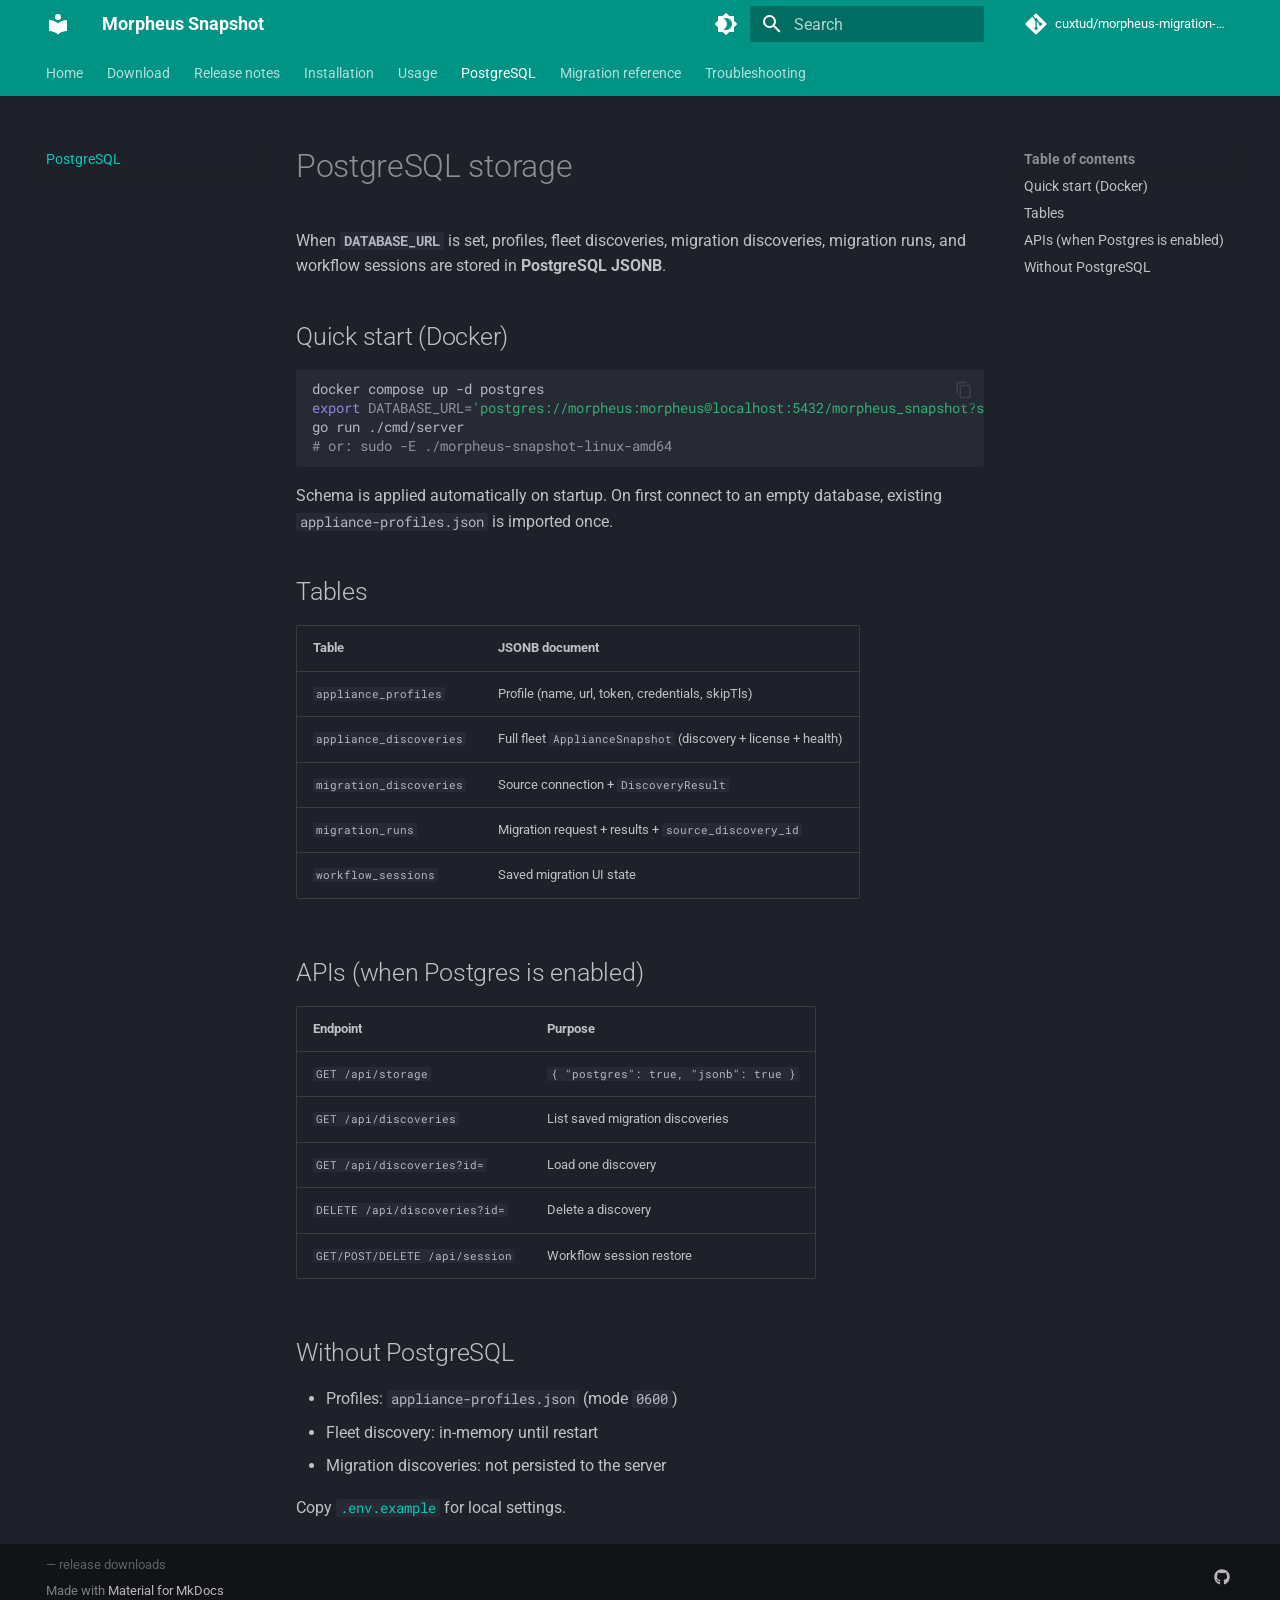
<file: postgres/index.html>
<!doctype html>
<html lang="en" class="no-js">
  <head>
    
      <meta charset="utf-8">
      <meta name="viewport" content="width=device-width,initial-scale=1">
      
        <meta name="description" content="HPE Morpheus fleet inventory and migration utility">
      
      
      
        <link rel="canonical" href="https://cuxtud.github.io/morpheus-migration-utility/postgres/">
      
      
        <link rel="prev" href="../usage/">
      
      
        <link rel="next" href="../migration-reference/">
      
      
        
      
      
      <link rel="icon" href="../assets/images/favicon.png">
      <meta name="generator" content="mkdocs-1.6.1, mkdocs-material-9.7.6">
    
    
      
        <title>PostgreSQL - Morpheus Snapshot</title>
      
    
    
      <link rel="stylesheet" href="../assets/stylesheets/main.484c7ddc.min.css">
      
        
        <link rel="stylesheet" href="../assets/stylesheets/palette.ab4e12ef.min.css">
      
      


    
    
      
    
    
      
        
        
        <link rel="preconnect" href="https://fonts.gstatic.com" crossorigin>
        <link rel="stylesheet" href="https://fonts.googleapis.com/css?family=Roboto:300,300i,400,400i,700,700i%7CRoboto+Mono:400,400i,700,700i&display=fallback">
        <style>:root{--md-text-font:"Roboto";--md-code-font:"Roboto Mono"}</style>
      
    
    
      <link rel="stylesheet" href="../stylesheets/extra.css">
    
    <script>__md_scope=new URL("..",location),__md_hash=e=>[...e].reduce(((e,_)=>(e<<5)-e+_.charCodeAt(0)),0),__md_get=(e,_=localStorage,t=__md_scope)=>JSON.parse(_.getItem(t.pathname+"."+e)),__md_set=(e,_,t=localStorage,a=__md_scope)=>{try{t.setItem(a.pathname+"."+e,JSON.stringify(_))}catch(e){}}</script>
    
      

    
    
  </head>
  
  
    
    
      
    
    
    
    
    <body dir="ltr" data-md-color-scheme="slate" data-md-color-primary="teal" data-md-color-accent="cyan">
  
    
    <input class="md-toggle" data-md-toggle="drawer" type="checkbox" id="__drawer" autocomplete="off">
    <input class="md-toggle" data-md-toggle="search" type="checkbox" id="__search" autocomplete="off">
    <label class="md-overlay" for="__drawer"></label>
    <div data-md-component="skip">
      
        
        <a href="#postgresql-storage" class="md-skip">
          Skip to content
        </a>
      
    </div>
    <div data-md-component="announce">
      
    </div>
    
    
      

<header class="md-header" data-md-component="header">
  <nav class="md-header__inner md-grid" aria-label="Header">
    <a href=".." title="Morpheus Snapshot" class="md-header__button md-logo" aria-label="Morpheus Snapshot" data-md-component="logo">
      
  
  <svg xmlns="http://www.w3.org/2000/svg" viewBox="0 0 24 24"><path d="M12 8a3 3 0 0 0 3-3 3 3 0 0 0-3-3 3 3 0 0 0-3 3 3 3 0 0 0 3 3m0 3.54C9.64 9.35 6.5 8 3 8v11c3.5 0 6.64 1.35 9 3.54 2.36-2.19 5.5-3.54 9-3.54V8c-3.5 0-6.64 1.35-9 3.54"/></svg>

    </a>
    <label class="md-header__button md-icon" for="__drawer">
      
      <svg xmlns="http://www.w3.org/2000/svg" viewBox="0 0 24 24"><path d="M3 6h18v2H3zm0 5h18v2H3zm0 5h18v2H3z"/></svg>
    </label>
    <div class="md-header__title" data-md-component="header-title">
      <div class="md-header__ellipsis">
        <div class="md-header__topic">
          <span class="md-ellipsis">
            Morpheus Snapshot
          </span>
        </div>
        <div class="md-header__topic" data-md-component="header-topic">
          <span class="md-ellipsis">
            
              PostgreSQL
            
          </span>
        </div>
      </div>
    </div>
    
      
        <form class="md-header__option" data-md-component="palette">
  
    
    
    
    <input class="md-option" data-md-color-media="" data-md-color-scheme="slate" data-md-color-primary="teal" data-md-color-accent="cyan"  aria-label="Light mode"  type="radio" name="__palette" id="__palette_0">
    
      <label class="md-header__button md-icon" title="Light mode" for="__palette_1" hidden>
        <svg xmlns="http://www.w3.org/2000/svg" viewBox="0 0 24 24"><path d="M12 18c-.89 0-1.74-.2-2.5-.55C11.56 16.5 13 14.42 13 12s-1.44-4.5-3.5-5.45C10.26 6.2 11.11 6 12 6a6 6 0 0 1 6 6 6 6 0 0 1-6 6m8-9.31V4h-4.69L12 .69 8.69 4H4v4.69L.69 12 4 15.31V20h4.69L12 23.31 15.31 20H20v-4.69L23.31 12z"/></svg>
      </label>
    
  
    
    
    
    <input class="md-option" data-md-color-media="" data-md-color-scheme="default" data-md-color-primary="teal" data-md-color-accent="cyan"  aria-label="Dark mode"  type="radio" name="__palette" id="__palette_1">
    
      <label class="md-header__button md-icon" title="Dark mode" for="__palette_0" hidden>
        <svg xmlns="http://www.w3.org/2000/svg" viewBox="0 0 24 24"><path d="M12 8a4 4 0 0 0-4 4 4 4 0 0 0 4 4 4 4 0 0 0 4-4 4 4 0 0 0-4-4m0 10a6 6 0 0 1-6-6 6 6 0 0 1 6-6 6 6 0 0 1 6 6 6 6 0 0 1-6 6m8-9.31V4h-4.69L12 .69 8.69 4H4v4.69L.69 12 4 15.31V20h4.69L12 23.31 15.31 20H20v-4.69L23.31 12z"/></svg>
      </label>
    
  
</form>
      
    
    
      <script>var palette=__md_get("__palette");if(palette&&palette.color){if("(prefers-color-scheme)"===palette.color.media){var media=matchMedia("(prefers-color-scheme: light)"),input=document.querySelector(media.matches?"[data-md-color-media='(prefers-color-scheme: light)']":"[data-md-color-media='(prefers-color-scheme: dark)']");palette.color.media=input.getAttribute("data-md-color-media"),palette.color.scheme=input.getAttribute("data-md-color-scheme"),palette.color.primary=input.getAttribute("data-md-color-primary"),palette.color.accent=input.getAttribute("data-md-color-accent")}for(var[key,value]of Object.entries(palette.color))document.body.setAttribute("data-md-color-"+key,value)}</script>
    
    
    
      
      
        <label class="md-header__button md-icon" for="__search">
          
          <svg xmlns="http://www.w3.org/2000/svg" viewBox="0 0 24 24"><path d="M9.5 3A6.5 6.5 0 0 1 16 9.5c0 1.61-.59 3.09-1.56 4.23l.27.27h.79l5 5-1.5 1.5-5-5v-.79l-.27-.27A6.52 6.52 0 0 1 9.5 16 6.5 6.5 0 0 1 3 9.5 6.5 6.5 0 0 1 9.5 3m0 2C7 5 5 7 5 9.5S7 14 9.5 14 14 12 14 9.5 12 5 9.5 5"/></svg>
        </label>
        <div class="md-search" data-md-component="search" role="dialog">
  <label class="md-search__overlay" for="__search"></label>
  <div class="md-search__inner" role="search">
    <form class="md-search__form" name="search">
      <input type="text" class="md-search__input" name="query" aria-label="Search" placeholder="Search" autocapitalize="off" autocorrect="off" autocomplete="off" spellcheck="false" data-md-component="search-query" required>
      <label class="md-search__icon md-icon" for="__search">
        
        <svg xmlns="http://www.w3.org/2000/svg" viewBox="0 0 24 24"><path d="M9.5 3A6.5 6.5 0 0 1 16 9.5c0 1.61-.59 3.09-1.56 4.23l.27.27h.79l5 5-1.5 1.5-5-5v-.79l-.27-.27A6.52 6.52 0 0 1 9.5 16 6.5 6.5 0 0 1 3 9.5 6.5 6.5 0 0 1 9.5 3m0 2C7 5 5 7 5 9.5S7 14 9.5 14 14 12 14 9.5 12 5 9.5 5"/></svg>
        
        <svg xmlns="http://www.w3.org/2000/svg" viewBox="0 0 24 24"><path d="M20 11v2H8l5.5 5.5-1.42 1.42L4.16 12l7.92-7.92L13.5 5.5 8 11z"/></svg>
      </label>
      <nav class="md-search__options" aria-label="Search">
        
        <button type="reset" class="md-search__icon md-icon" title="Clear" aria-label="Clear" tabindex="-1">
          
          <svg xmlns="http://www.w3.org/2000/svg" viewBox="0 0 24 24"><path d="M19 6.41 17.59 5 12 10.59 6.41 5 5 6.41 10.59 12 5 17.59 6.41 19 12 13.41 17.59 19 19 17.59 13.41 12z"/></svg>
        </button>
      </nav>
      
        <div class="md-search__suggest" data-md-component="search-suggest"></div>
      
    </form>
    <div class="md-search__output">
      <div class="md-search__scrollwrap" tabindex="0" data-md-scrollfix>
        <div class="md-search-result" data-md-component="search-result">
          <div class="md-search-result__meta">
            Initializing search
          </div>
          <ol class="md-search-result__list" role="presentation"></ol>
        </div>
      </div>
    </div>
  </div>
</div>
      
    
    
      <div class="md-header__source">
        <a href="https://github.com/cuxtud/morpheus-migration-utility" title="Go to repository" class="md-source" data-md-component="source">
  <div class="md-source__icon md-icon">
    
    <svg xmlns="http://www.w3.org/2000/svg" viewBox="0 0 448 512"><!--! Font Awesome Free 7.1.0 by @fontawesome - https://fontawesome.com License - https://fontawesome.com/license/free (Icons: CC BY 4.0, Fonts: SIL OFL 1.1, Code: MIT License) Copyright 2025 Fonticons, Inc.--><path d="M439.6 236.1 244 40.5c-5.4-5.5-12.8-8.5-20.4-8.5s-15 3-20.4 8.4L162.5 81l51.5 51.5c27.1-9.1 52.7 16.8 43.4 43.7l49.7 49.7c34.2-11.8 61.2 31 35.5 56.7-26.5 26.5-70.2-2.9-56-37.3L240.3 199v121.9c25.3 12.5 22.3 41.8 9.1 55-6.4 6.4-15.2 10.1-24.3 10.1s-17.8-3.6-24.3-10.1c-17.6-17.6-11.1-46.9 11.2-56v-123c-20.8-8.5-24.6-30.7-18.6-45L142.6 101 8.5 235.1C3 240.6 0 247.9 0 255.5s3 15 8.5 20.4l195.6 195.7c5.4 5.4 12.7 8.4 20.4 8.4s15-3 20.4-8.4l194.7-194.7c5.4-5.4 8.4-12.8 8.4-20.4s-3-15-8.4-20.4"/></svg>
  </div>
  <div class="md-source__repository">
    cuxtud/morpheus-migration-utility
  </div>
</a>
      </div>
    
  </nav>
  
</header>
    
    <div class="md-container" data-md-component="container">
      
      
        
          
            
<nav class="md-tabs" aria-label="Tabs" data-md-component="tabs">
  <div class="md-grid">
    <ul class="md-tabs__list">
      
        
  
  
  
  
    <li class="md-tabs__item">
      <a href=".." class="md-tabs__link">
        
  
  
    
  
  Home

      </a>
    </li>
  

      
        
  
  
  
  
    <li class="md-tabs__item">
      <a href="../download/" class="md-tabs__link">
        
  
  
    
  
  Download

      </a>
    </li>
  

      
        
  
  
  
  
    <li class="md-tabs__item">
      <a href="../releases/" class="md-tabs__link">
        
  
  
    
  
  Release notes

      </a>
    </li>
  

      
        
  
  
  
  
    <li class="md-tabs__item">
      <a href="../installation/" class="md-tabs__link">
        
  
  
    
  
  Installation

      </a>
    </li>
  

      
        
  
  
  
  
    <li class="md-tabs__item">
      <a href="../usage/" class="md-tabs__link">
        
  
  
    
  
  Usage

      </a>
    </li>
  

      
        
  
  
  
    
  
  
    <li class="md-tabs__item md-tabs__item--active">
      <a href="./" class="md-tabs__link">
        
  
  
    
  
  PostgreSQL

      </a>
    </li>
  

      
        
  
  
  
  
    <li class="md-tabs__item">
      <a href="../migration-reference/" class="md-tabs__link">
        
  
  
    
  
  Migration reference

      </a>
    </li>
  

      
        
  
  
  
  
    <li class="md-tabs__item">
      <a href="../troubleshooting/" class="md-tabs__link">
        
  
  
    
  
  Troubleshooting

      </a>
    </li>
  

      
    </ul>
  </div>
</nav>
          
        
      
      <main class="md-main" data-md-component="main">
        <div class="md-main__inner md-grid">
          
            
              
              <div class="md-sidebar md-sidebar--primary" data-md-component="sidebar" data-md-type="navigation" >
                <div class="md-sidebar__scrollwrap">
                  <div class="md-sidebar__inner">
                    


  


<nav class="md-nav md-nav--primary md-nav--lifted" aria-label="Navigation" data-md-level="0">
  <label class="md-nav__title" for="__drawer">
    <a href=".." title="Morpheus Snapshot" class="md-nav__button md-logo" aria-label="Morpheus Snapshot" data-md-component="logo">
      
  
  <svg xmlns="http://www.w3.org/2000/svg" viewBox="0 0 24 24"><path d="M12 8a3 3 0 0 0 3-3 3 3 0 0 0-3-3 3 3 0 0 0-3 3 3 3 0 0 0 3 3m0 3.54C9.64 9.35 6.5 8 3 8v11c3.5 0 6.64 1.35 9 3.54 2.36-2.19 5.5-3.54 9-3.54V8c-3.5 0-6.64 1.35-9 3.54"/></svg>

    </a>
    Morpheus Snapshot
  </label>
  
    <div class="md-nav__source">
      <a href="https://github.com/cuxtud/morpheus-migration-utility" title="Go to repository" class="md-source" data-md-component="source">
  <div class="md-source__icon md-icon">
    
    <svg xmlns="http://www.w3.org/2000/svg" viewBox="0 0 448 512"><!--! Font Awesome Free 7.1.0 by @fontawesome - https://fontawesome.com License - https://fontawesome.com/license/free (Icons: CC BY 4.0, Fonts: SIL OFL 1.1, Code: MIT License) Copyright 2025 Fonticons, Inc.--><path d="M439.6 236.1 244 40.5c-5.4-5.5-12.8-8.5-20.4-8.5s-15 3-20.4 8.4L162.5 81l51.5 51.5c27.1-9.1 52.7 16.8 43.4 43.7l49.7 49.7c34.2-11.8 61.2 31 35.5 56.7-26.5 26.5-70.2-2.9-56-37.3L240.3 199v121.9c25.3 12.5 22.3 41.8 9.1 55-6.4 6.4-15.2 10.1-24.3 10.1s-17.8-3.6-24.3-10.1c-17.6-17.6-11.1-46.9 11.2-56v-123c-20.8-8.5-24.6-30.7-18.6-45L142.6 101 8.5 235.1C3 240.6 0 247.9 0 255.5s3 15 8.5 20.4l195.6 195.7c5.4 5.4 12.7 8.4 20.4 8.4s15-3 20.4-8.4l194.7-194.7c5.4-5.4 8.4-12.8 8.4-20.4s-3-15-8.4-20.4"/></svg>
  </div>
  <div class="md-source__repository">
    cuxtud/morpheus-migration-utility
  </div>
</a>
    </div>
  
  <ul class="md-nav__list" data-md-scrollfix>
    
      
      
  
  
  
  
    <li class="md-nav__item">
      <a href=".." class="md-nav__link">
        
  
  
  <span class="md-ellipsis">
    
  
    Home
  

    
  </span>
  
  

      </a>
    </li>
  

    
      
      
  
  
  
  
    <li class="md-nav__item">
      <a href="../download/" class="md-nav__link">
        
  
  
  <span class="md-ellipsis">
    
  
    Download
  

    
  </span>
  
  

      </a>
    </li>
  

    
      
      
  
  
  
  
    <li class="md-nav__item">
      <a href="../releases/" class="md-nav__link">
        
  
  
  <span class="md-ellipsis">
    
  
    Release notes
  

    
  </span>
  
  

      </a>
    </li>
  

    
      
      
  
  
  
  
    <li class="md-nav__item">
      <a href="../installation/" class="md-nav__link">
        
  
  
  <span class="md-ellipsis">
    
  
    Installation
  

    
  </span>
  
  

      </a>
    </li>
  

    
      
      
  
  
  
  
    <li class="md-nav__item">
      <a href="../usage/" class="md-nav__link">
        
  
  
  <span class="md-ellipsis">
    
  
    Usage
  

    
  </span>
  
  

      </a>
    </li>
  

    
      
      
  
  
    
  
  
  
    <li class="md-nav__item md-nav__item--active">
      
      <input class="md-nav__toggle md-toggle" type="checkbox" id="__toc">
      
      
        
      
      
        <label class="md-nav__link md-nav__link--active" for="__toc">
          
  
  
  <span class="md-ellipsis">
    
  
    PostgreSQL
  

    
  </span>
  
  

          <span class="md-nav__icon md-icon"></span>
        </label>
      
      <a href="./" class="md-nav__link md-nav__link--active">
        
  
  
  <span class="md-ellipsis">
    
  
    PostgreSQL
  

    
  </span>
  
  

      </a>
      
        

<nav class="md-nav md-nav--secondary" aria-label="Table of contents">
  
  
  
    
  
  
    <label class="md-nav__title" for="__toc">
      <span class="md-nav__icon md-icon"></span>
      Table of contents
    </label>
    <ul class="md-nav__list" data-md-component="toc" data-md-scrollfix>
      
        <li class="md-nav__item">
  <a href="#quick-start-docker" class="md-nav__link">
    <span class="md-ellipsis">
      
        Quick start (Docker)
      
    </span>
  </a>
  
</li>
      
        <li class="md-nav__item">
  <a href="#tables" class="md-nav__link">
    <span class="md-ellipsis">
      
        Tables
      
    </span>
  </a>
  
</li>
      
        <li class="md-nav__item">
  <a href="#apis-when-postgres-is-enabled" class="md-nav__link">
    <span class="md-ellipsis">
      
        APIs (when Postgres is enabled)
      
    </span>
  </a>
  
</li>
      
        <li class="md-nav__item">
  <a href="#without-postgresql" class="md-nav__link">
    <span class="md-ellipsis">
      
        Without PostgreSQL
      
    </span>
  </a>
  
</li>
      
    </ul>
  
</nav>
      
    </li>
  

    
      
      
  
  
  
  
    <li class="md-nav__item">
      <a href="../migration-reference/" class="md-nav__link">
        
  
  
  <span class="md-ellipsis">
    
  
    Migration reference
  

    
  </span>
  
  

      </a>
    </li>
  

    
      
      
  
  
  
  
    <li class="md-nav__item">
      <a href="../troubleshooting/" class="md-nav__link">
        
  
  
  <span class="md-ellipsis">
    
  
    Troubleshooting
  

    
  </span>
  
  

      </a>
    </li>
  

    
  </ul>
</nav>
                  </div>
                </div>
              </div>
            
            
              
              <div class="md-sidebar md-sidebar--secondary" data-md-component="sidebar" data-md-type="toc" >
                <div class="md-sidebar__scrollwrap">
                  <div class="md-sidebar__inner">
                    

<nav class="md-nav md-nav--secondary" aria-label="Table of contents">
  
  
  
    
  
  
    <label class="md-nav__title" for="__toc">
      <span class="md-nav__icon md-icon"></span>
      Table of contents
    </label>
    <ul class="md-nav__list" data-md-component="toc" data-md-scrollfix>
      
        <li class="md-nav__item">
  <a href="#quick-start-docker" class="md-nav__link">
    <span class="md-ellipsis">
      
        Quick start (Docker)
      
    </span>
  </a>
  
</li>
      
        <li class="md-nav__item">
  <a href="#tables" class="md-nav__link">
    <span class="md-ellipsis">
      
        Tables
      
    </span>
  </a>
  
</li>
      
        <li class="md-nav__item">
  <a href="#apis-when-postgres-is-enabled" class="md-nav__link">
    <span class="md-ellipsis">
      
        APIs (when Postgres is enabled)
      
    </span>
  </a>
  
</li>
      
        <li class="md-nav__item">
  <a href="#without-postgresql" class="md-nav__link">
    <span class="md-ellipsis">
      
        Without PostgreSQL
      
    </span>
  </a>
  
</li>
      
    </ul>
  
</nav>
                  </div>
                </div>
              </div>
            
          
          
            <div class="md-content" data-md-component="content">
              
              <article class="md-content__inner md-typeset">
                
                  


  
  


<h1 id="postgresql-storage">PostgreSQL storage<a class="headerlink" href="#postgresql-storage" title="Permanent link">&para;</a></h1>
<p>When <strong><code>DATABASE_URL</code></strong> is set, profiles, fleet discoveries, migration discoveries, migration runs, and workflow sessions are stored in <strong>PostgreSQL JSONB</strong>.</p>
<h2 id="quick-start-docker">Quick start (Docker)<a class="headerlink" href="#quick-start-docker" title="Permanent link">&para;</a></h2>
<div class="highlight"><pre><span></span><code>docker<span class="w"> </span>compose<span class="w"> </span>up<span class="w"> </span>-d<span class="w"> </span>postgres
<span class="nb">export</span><span class="w"> </span><span class="nv">DATABASE_URL</span><span class="o">=</span><span class="s1">&#39;postgres://morpheus:morpheus@localhost:5432/morpheus_snapshot?sslmode=disable&#39;</span>
go<span class="w"> </span>run<span class="w"> </span>./cmd/server
<span class="c1"># or: sudo -E ./morpheus-snapshot-linux-amd64</span>
</code></pre></div>
<p>Schema is applied automatically on startup. On first connect to an empty database, existing <code>appliance-profiles.json</code> is imported once.</p>
<h2 id="tables">Tables<a class="headerlink" href="#tables" title="Permanent link">&para;</a></h2>
<table>
<thead>
<tr>
<th>Table</th>
<th>JSONB document</th>
</tr>
</thead>
<tbody>
<tr>
<td><code>appliance_profiles</code></td>
<td>Profile (name, url, token, credentials, skipTls)</td>
</tr>
<tr>
<td><code>appliance_discoveries</code></td>
<td>Full fleet <code>ApplianceSnapshot</code> (discovery + license + health)</td>
</tr>
<tr>
<td><code>migration_discoveries</code></td>
<td>Source connection + <code>DiscoveryResult</code></td>
</tr>
<tr>
<td><code>migration_runs</code></td>
<td>Migration request + results + <code>source_discovery_id</code></td>
</tr>
<tr>
<td><code>workflow_sessions</code></td>
<td>Saved migration UI state</td>
</tr>
</tbody>
</table>
<h2 id="apis-when-postgres-is-enabled">APIs (when Postgres is enabled)<a class="headerlink" href="#apis-when-postgres-is-enabled" title="Permanent link">&para;</a></h2>
<table>
<thead>
<tr>
<th>Endpoint</th>
<th>Purpose</th>
</tr>
</thead>
<tbody>
<tr>
<td><code>GET /api/storage</code></td>
<td><code>{ "postgres": true, "jsonb": true }</code></td>
</tr>
<tr>
<td><code>GET /api/discoveries</code></td>
<td>List saved migration discoveries</td>
</tr>
<tr>
<td><code>GET /api/discoveries?id=</code></td>
<td>Load one discovery</td>
</tr>
<tr>
<td><code>DELETE /api/discoveries?id=</code></td>
<td>Delete a discovery</td>
</tr>
<tr>
<td><code>GET/POST/DELETE /api/session</code></td>
<td>Workflow session restore</td>
</tr>
</tbody>
</table>
<h2 id="without-postgresql">Without PostgreSQL<a class="headerlink" href="#without-postgresql" title="Permanent link">&para;</a></h2>
<ul>
<li>Profiles: <code>appliance-profiles.json</code> (mode <code>0600</code>)</li>
<li>Fleet discovery: in-memory until restart</li>
<li>Migration discoveries: not persisted to the server</li>
</ul>
<p>Copy <a href="https://github.com/cuxtud/morpheus-migration-utility/blob/master/.env.example"><code>.env.example</code></a> for local settings.</p>












                
              </article>
            </div>
          
          
<script>var target=document.getElementById(location.hash.slice(1));target&&target.name&&(target.checked=target.name.startsWith("__tabbed_"))</script>
        </div>
        
          <button type="button" class="md-top md-icon" data-md-component="top" hidden>
  
  <svg xmlns="http://www.w3.org/2000/svg" viewBox="0 0 24 24"><path d="M13 20h-2V8l-5.5 5.5-1.42-1.42L12 4.16l7.92 7.92-1.42 1.42L13 8z"/></svg>
  Back to top
</button>
        
      </main>
      
        <footer class="md-footer">
  
  <div class="md-footer-meta md-typeset">
    <div class="md-footer-meta__inner md-grid">
      <div class="md-copyright">
  <p class="md-download-count" id="github-download-count" aria-live="polite">
    <span class="md-download-count__value" aria-hidden="true">…</span>
    <span class="md-download-count__label">release downloads</span>
  </p>
  
  
    Made with
    <a
      href="https://squidfunk.github.io/mkdocs-material/"
      target="_blank"
      rel="noopener"
      class="md-copyright__link"
    >
      Material for MkDocs
    </a>
  
</div>
      
        
<div class="md-social">
  
    
    
    
    
      
      
    
    <a href="https://github.com/cuxtud/morpheus-migration-utility" target="_blank" rel="noopener" title="github.com" class="md-social__link">
      <svg xmlns="http://www.w3.org/2000/svg" viewBox="0 0 512 512"><!--! Font Awesome Free 7.1.0 by @fontawesome - https://fontawesome.com License - https://fontawesome.com/license/free (Icons: CC BY 4.0, Fonts: SIL OFL 1.1, Code: MIT License) Copyright 2025 Fonticons, Inc.--><path d="M173.9 397.4c0 2-2.3 3.6-5.2 3.6-3.3.3-5.6-1.3-5.6-3.6 0-2 2.3-3.6 5.2-3.6 3-.3 5.6 1.3 5.6 3.6m-31.1-4.5c-.7 2 1.3 4.3 4.3 4.9 2.6 1 5.6 0 6.2-2s-1.3-4.3-4.3-5.2c-2.6-.7-5.5.3-6.2 2.3m44.2-1.7c-2.9.7-4.9 2.6-4.6 4.9.3 2 2.9 3.3 5.9 2.6 2.9-.7 4.9-2.6 4.6-4.6-.3-1.9-3-3.2-5.9-2.9M252.8 8C114.1 8 8 113.3 8 252c0 110.9 69.8 205.8 169.5 239.2 12.8 2.3 17.3-5.6 17.3-12.1 0-6.2-.3-40.4-.3-61.4 0 0-70 15-84.7-29.8 0 0-11.4-29.1-27.8-36.6 0 0-22.9-15.7 1.6-15.4 0 0 24.9 2 38.6 25.8 21.9 38.6 58.6 27.5 72.9 20.9 2.3-16 8.8-27.1 16-33.7-55.9-6.2-112.3-14.3-112.3-110.5 0-27.5 7.6-41.3 23.6-58.9-2.6-6.5-11.1-33.3 2.6-67.9 20.9-6.5 69 27 69 27 20-5.6 41.5-8.5 62.8-8.5s42.8 2.9 62.8 8.5c0 0 48.1-33.6 69-27 13.7 34.7 5.2 61.4 2.6 67.9 16 17.7 25.8 31.5 25.8 58.9 0 96.5-58.9 104.2-114.8 110.5 9.2 7.9 17 22.9 17 46.4 0 33.7-.3 75.4-.3 83.6 0 6.5 4.6 14.4 17.3 12.1C436.2 457.8 504 362.9 504 252 504 113.3 391.5 8 252.8 8M105.2 352.9c-1.3 1-1 3.3.7 5.2 1.6 1.6 3.9 2.3 5.2 1 1.3-1 1-3.3-.7-5.2-1.6-1.6-3.9-2.3-5.2-1m-10.8-8.1c-.7 1.3.3 2.9 2.3 3.9 1.6 1 3.6.7 4.3-.7.7-1.3-.3-2.9-2.3-3.9-2-.6-3.6-.3-4.3.7m32.4 35.6c-1.6 1.3-1 4.3 1.3 6.2 2.3 2.3 5.2 2.6 6.5 1 1.3-1.3.7-4.3-1.3-6.2-2.2-2.3-5.2-2.6-6.5-1m-11.4-14.7c-1.6 1-1.6 3.6 0 5.9s4.3 3.3 5.6 2.3c1.6-1.3 1.6-3.9 0-6.2-1.4-2.3-4-3.3-5.6-2"/></svg>
    </a>
  
</div>
      
    </div>
  </div>
</footer>
      
    </div>
    <div class="md-dialog" data-md-component="dialog">
      <div class="md-dialog__inner md-typeset"></div>
    </div>
    
    
    
      
      
      <script id="__config" type="application/json">{"annotate": null, "base": "..", "features": ["navigation.tabs", "navigation.sections", "navigation.top", "search.suggest", "content.code.copy"], "search": "../assets/javascripts/workers/search.2c215733.min.js", "tags": null, "translations": {"clipboard.copied": "Copied to clipboard", "clipboard.copy": "Copy to clipboard", "search.result.more.one": "1 more on this page", "search.result.more.other": "# more on this page", "search.result.none": "No matching documents", "search.result.one": "1 matching document", "search.result.other": "# matching documents", "search.result.placeholder": "Type to start searching", "search.result.term.missing": "Missing", "select.version": "Select version"}, "version": null}</script>
    
    
      <script src="../assets/javascripts/bundle.79ae519e.min.js"></script>
      
        <script src="../javascripts/download-counter.js"></script>
      
    
  </body>
</html>
</file>
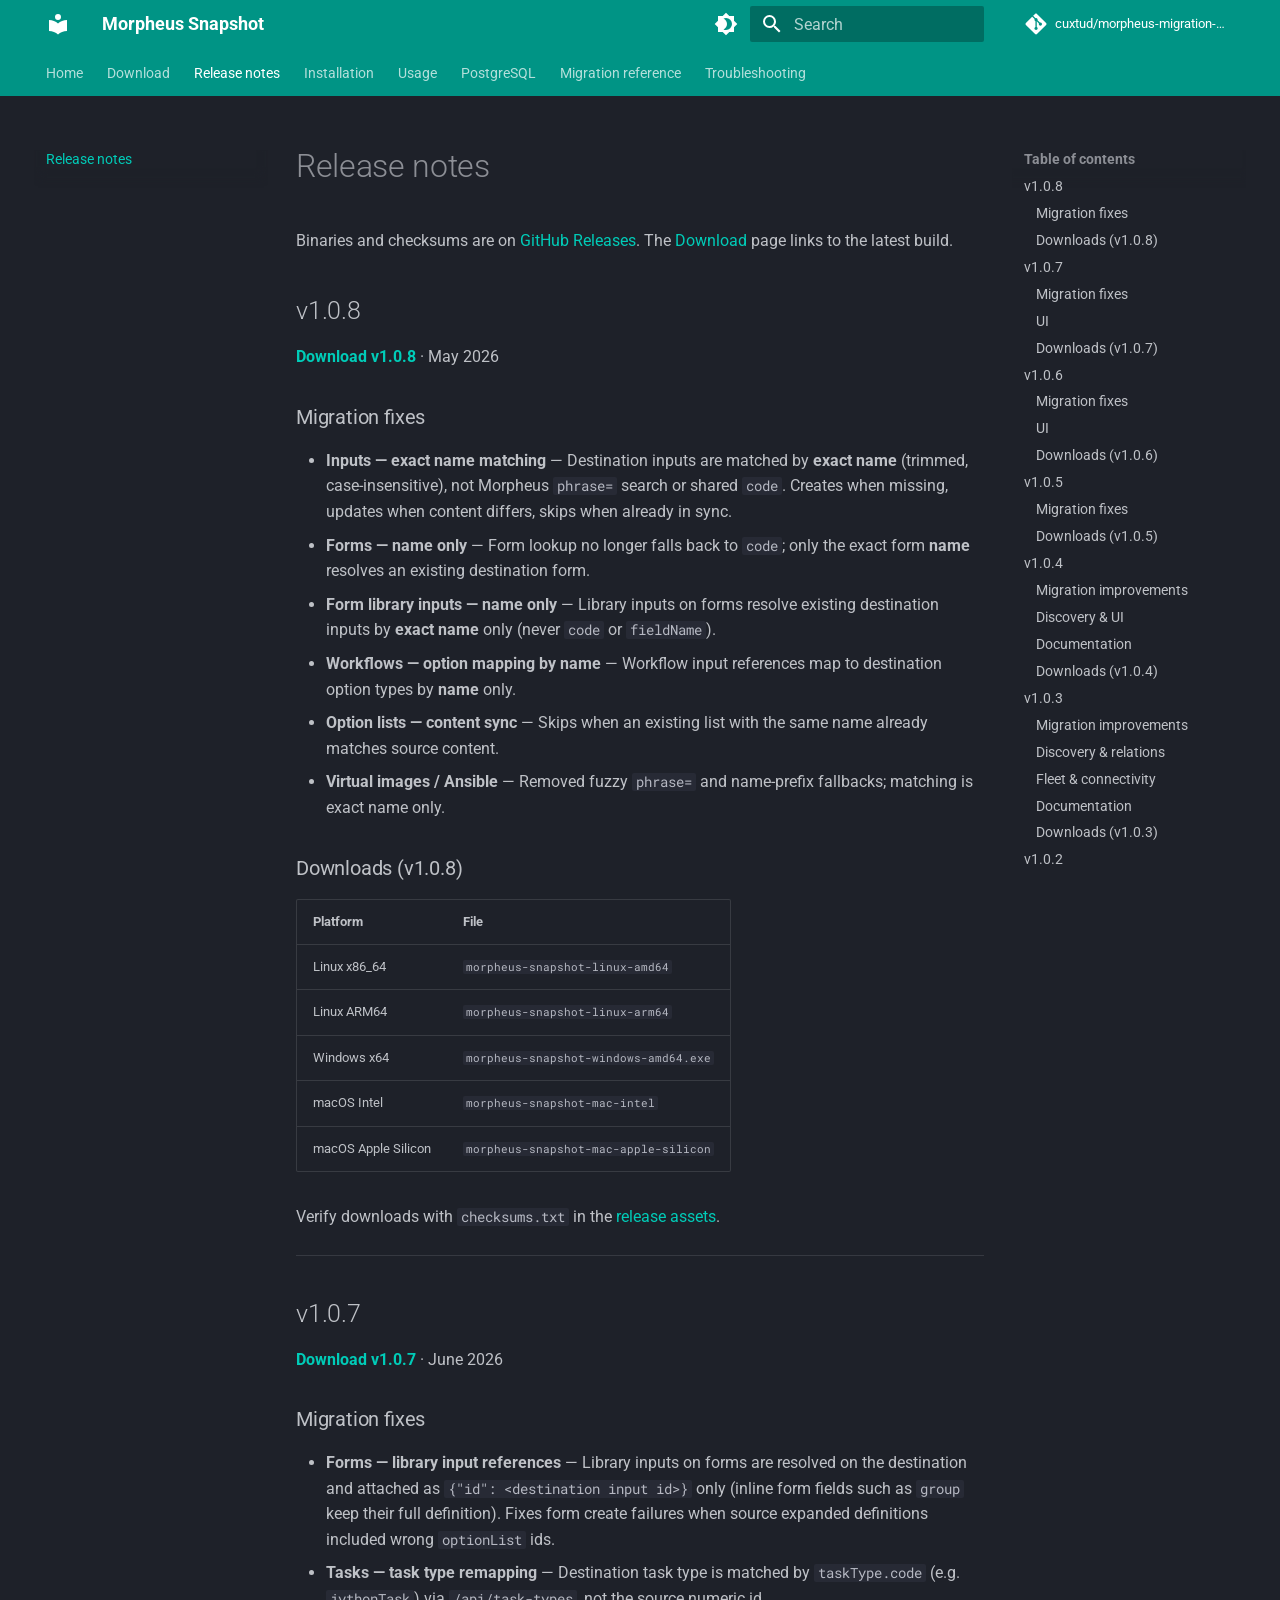
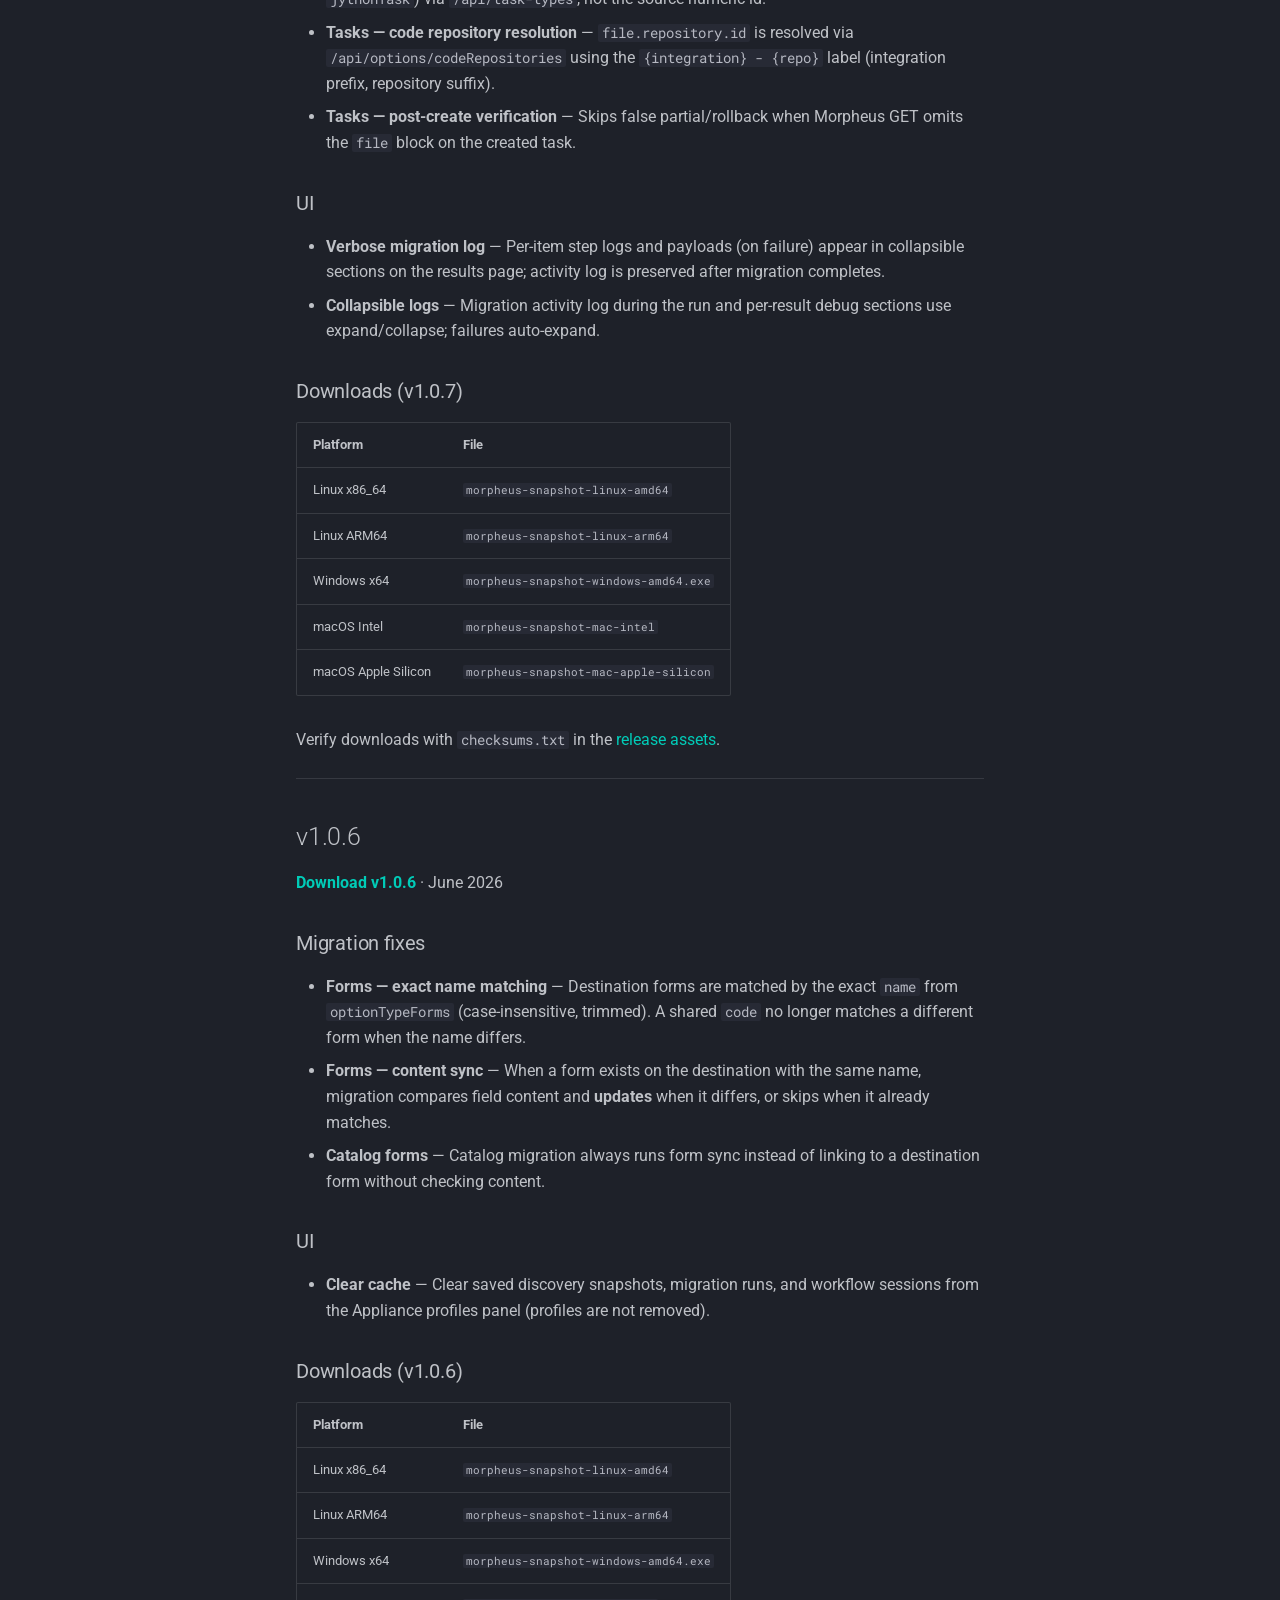
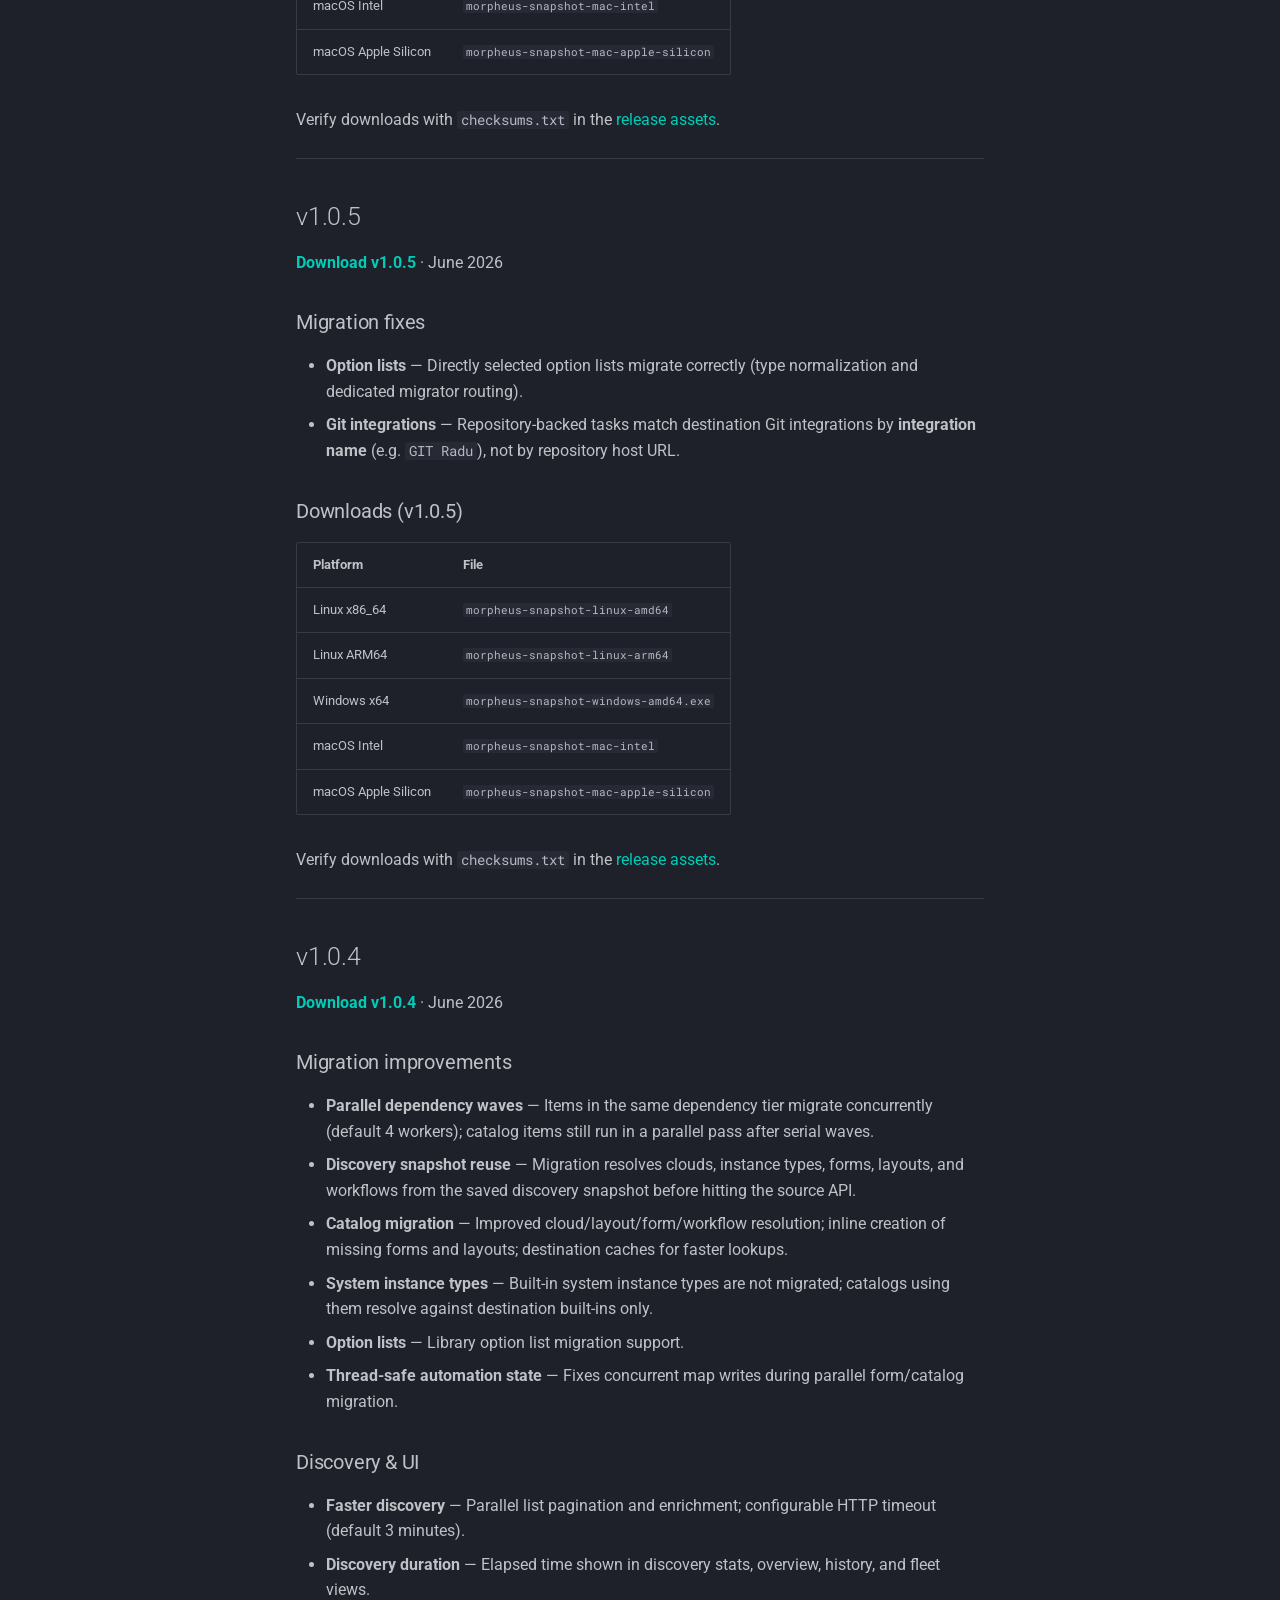
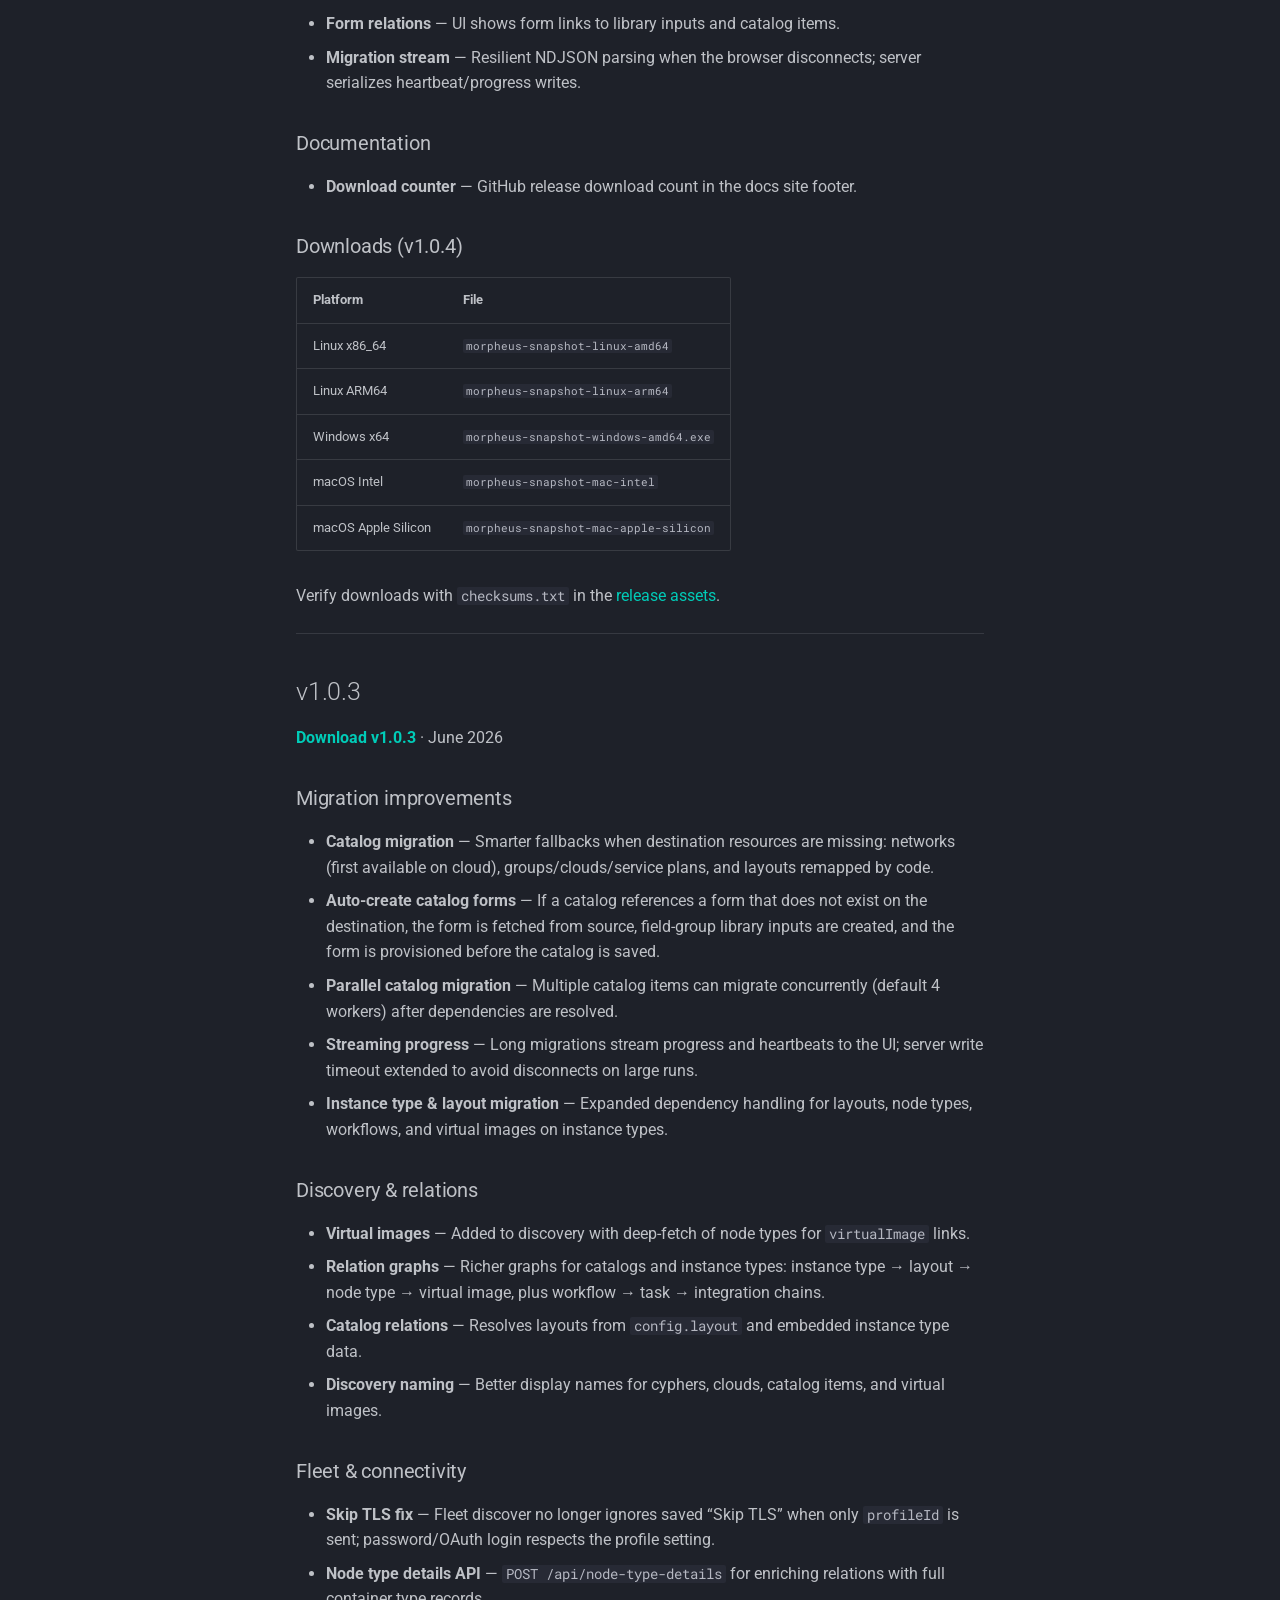
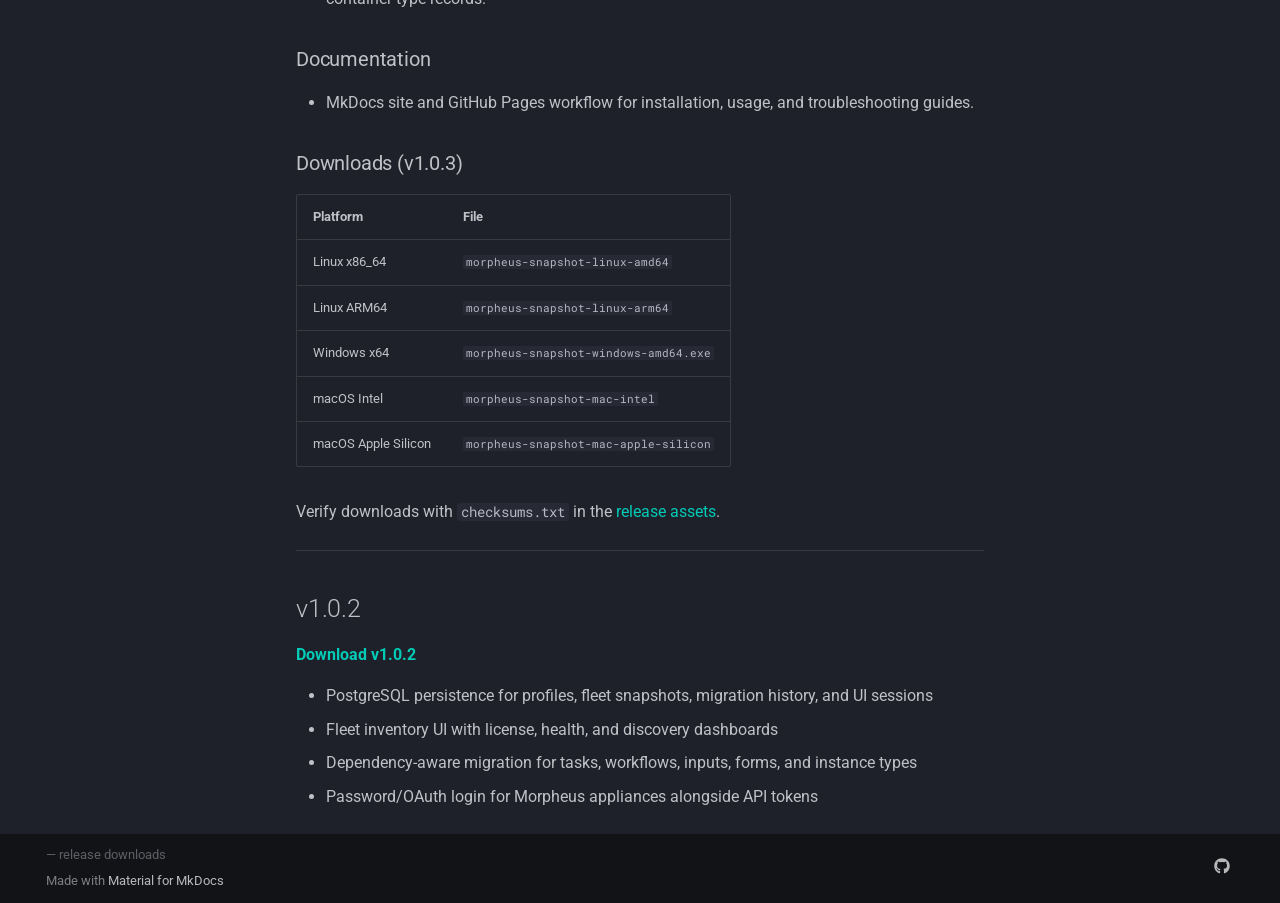
<file: releases/index.html>
<!doctype html>
<html lang="en" class="no-js">
  <head>
    
      <meta charset="utf-8">
      <meta name="viewport" content="width=device-width,initial-scale=1">
      
        <meta name="description" content="HPE Morpheus fleet inventory and migration utility">
      
      
      
        <link rel="canonical" href="https://cuxtud.github.io/morpheus-migration-utility/releases/">
      
      
        <link rel="prev" href="../download/">
      
      
        <link rel="next" href="../installation/">
      
      
        
      
      
      <link rel="icon" href="../assets/images/favicon.png">
      <meta name="generator" content="mkdocs-1.6.1, mkdocs-material-9.7.6">
    
    
      
        <title>Release notes - Morpheus Snapshot</title>
      
    
    
      <link rel="stylesheet" href="../assets/stylesheets/main.484c7ddc.min.css">
      
        
        <link rel="stylesheet" href="../assets/stylesheets/palette.ab4e12ef.min.css">
      
      


    
    
      
    
    
      
        
        
        <link rel="preconnect" href="https://fonts.gstatic.com" crossorigin>
        <link rel="stylesheet" href="https://fonts.googleapis.com/css?family=Roboto:300,300i,400,400i,700,700i%7CRoboto+Mono:400,400i,700,700i&display=fallback">
        <style>:root{--md-text-font:"Roboto";--md-code-font:"Roboto Mono"}</style>
      
    
    
      <link rel="stylesheet" href="../stylesheets/extra.css">
    
    <script>__md_scope=new URL("..",location),__md_hash=e=>[...e].reduce(((e,_)=>(e<<5)-e+_.charCodeAt(0)),0),__md_get=(e,_=localStorage,t=__md_scope)=>JSON.parse(_.getItem(t.pathname+"."+e)),__md_set=(e,_,t=localStorage,a=__md_scope)=>{try{t.setItem(a.pathname+"."+e,JSON.stringify(_))}catch(e){}}</script>
    
      

    
    
  </head>
  
  
    
    
      
    
    
    
    
    <body dir="ltr" data-md-color-scheme="slate" data-md-color-primary="teal" data-md-color-accent="cyan">
  
    
    <input class="md-toggle" data-md-toggle="drawer" type="checkbox" id="__drawer" autocomplete="off">
    <input class="md-toggle" data-md-toggle="search" type="checkbox" id="__search" autocomplete="off">
    <label class="md-overlay" for="__drawer"></label>
    <div data-md-component="skip">
      
        
        <a href="#release-notes" class="md-skip">
          Skip to content
        </a>
      
    </div>
    <div data-md-component="announce">
      
    </div>
    
    
      

<header class="md-header" data-md-component="header">
  <nav class="md-header__inner md-grid" aria-label="Header">
    <a href=".." title="Morpheus Snapshot" class="md-header__button md-logo" aria-label="Morpheus Snapshot" data-md-component="logo">
      
  
  <svg xmlns="http://www.w3.org/2000/svg" viewBox="0 0 24 24"><path d="M12 8a3 3 0 0 0 3-3 3 3 0 0 0-3-3 3 3 0 0 0-3 3 3 3 0 0 0 3 3m0 3.54C9.64 9.35 6.5 8 3 8v11c3.5 0 6.64 1.35 9 3.54 2.36-2.19 5.5-3.54 9-3.54V8c-3.5 0-6.64 1.35-9 3.54"/></svg>

    </a>
    <label class="md-header__button md-icon" for="__drawer">
      
      <svg xmlns="http://www.w3.org/2000/svg" viewBox="0 0 24 24"><path d="M3 6h18v2H3zm0 5h18v2H3zm0 5h18v2H3z"/></svg>
    </label>
    <div class="md-header__title" data-md-component="header-title">
      <div class="md-header__ellipsis">
        <div class="md-header__topic">
          <span class="md-ellipsis">
            Morpheus Snapshot
          </span>
        </div>
        <div class="md-header__topic" data-md-component="header-topic">
          <span class="md-ellipsis">
            
              Release notes
            
          </span>
        </div>
      </div>
    </div>
    
      
        <form class="md-header__option" data-md-component="palette">
  
    
    
    
    <input class="md-option" data-md-color-media="" data-md-color-scheme="slate" data-md-color-primary="teal" data-md-color-accent="cyan"  aria-label="Light mode"  type="radio" name="__palette" id="__palette_0">
    
      <label class="md-header__button md-icon" title="Light mode" for="__palette_1" hidden>
        <svg xmlns="http://www.w3.org/2000/svg" viewBox="0 0 24 24"><path d="M12 18c-.89 0-1.74-.2-2.5-.55C11.56 16.5 13 14.42 13 12s-1.44-4.5-3.5-5.45C10.26 6.2 11.11 6 12 6a6 6 0 0 1 6 6 6 6 0 0 1-6 6m8-9.31V4h-4.69L12 .69 8.69 4H4v4.69L.69 12 4 15.31V20h4.69L12 23.31 15.31 20H20v-4.69L23.31 12z"/></svg>
      </label>
    
  
    
    
    
    <input class="md-option" data-md-color-media="" data-md-color-scheme="default" data-md-color-primary="teal" data-md-color-accent="cyan"  aria-label="Dark mode"  type="radio" name="__palette" id="__palette_1">
    
      <label class="md-header__button md-icon" title="Dark mode" for="__palette_0" hidden>
        <svg xmlns="http://www.w3.org/2000/svg" viewBox="0 0 24 24"><path d="M12 8a4 4 0 0 0-4 4 4 4 0 0 0 4 4 4 4 0 0 0 4-4 4 4 0 0 0-4-4m0 10a6 6 0 0 1-6-6 6 6 0 0 1 6-6 6 6 0 0 1 6 6 6 6 0 0 1-6 6m8-9.31V4h-4.69L12 .69 8.69 4H4v4.69L.69 12 4 15.31V20h4.69L12 23.31 15.31 20H20v-4.69L23.31 12z"/></svg>
      </label>
    
  
</form>
      
    
    
      <script>var palette=__md_get("__palette");if(palette&&palette.color){if("(prefers-color-scheme)"===palette.color.media){var media=matchMedia("(prefers-color-scheme: light)"),input=document.querySelector(media.matches?"[data-md-color-media='(prefers-color-scheme: light)']":"[data-md-color-media='(prefers-color-scheme: dark)']");palette.color.media=input.getAttribute("data-md-color-media"),palette.color.scheme=input.getAttribute("data-md-color-scheme"),palette.color.primary=input.getAttribute("data-md-color-primary"),palette.color.accent=input.getAttribute("data-md-color-accent")}for(var[key,value]of Object.entries(palette.color))document.body.setAttribute("data-md-color-"+key,value)}</script>
    
    
    
      
      
        <label class="md-header__button md-icon" for="__search">
          
          <svg xmlns="http://www.w3.org/2000/svg" viewBox="0 0 24 24"><path d="M9.5 3A6.5 6.5 0 0 1 16 9.5c0 1.61-.59 3.09-1.56 4.23l.27.27h.79l5 5-1.5 1.5-5-5v-.79l-.27-.27A6.52 6.52 0 0 1 9.5 16 6.5 6.5 0 0 1 3 9.5 6.5 6.5 0 0 1 9.5 3m0 2C7 5 5 7 5 9.5S7 14 9.5 14 14 12 14 9.5 12 5 9.5 5"/></svg>
        </label>
        <div class="md-search" data-md-component="search" role="dialog">
  <label class="md-search__overlay" for="__search"></label>
  <div class="md-search__inner" role="search">
    <form class="md-search__form" name="search">
      <input type="text" class="md-search__input" name="query" aria-label="Search" placeholder="Search" autocapitalize="off" autocorrect="off" autocomplete="off" spellcheck="false" data-md-component="search-query" required>
      <label class="md-search__icon md-icon" for="__search">
        
        <svg xmlns="http://www.w3.org/2000/svg" viewBox="0 0 24 24"><path d="M9.5 3A6.5 6.5 0 0 1 16 9.5c0 1.61-.59 3.09-1.56 4.23l.27.27h.79l5 5-1.5 1.5-5-5v-.79l-.27-.27A6.52 6.52 0 0 1 9.5 16 6.5 6.5 0 0 1 3 9.5 6.5 6.5 0 0 1 9.5 3m0 2C7 5 5 7 5 9.5S7 14 9.5 14 14 12 14 9.5 12 5 9.5 5"/></svg>
        
        <svg xmlns="http://www.w3.org/2000/svg" viewBox="0 0 24 24"><path d="M20 11v2H8l5.5 5.5-1.42 1.42L4.16 12l7.92-7.92L13.5 5.5 8 11z"/></svg>
      </label>
      <nav class="md-search__options" aria-label="Search">
        
        <button type="reset" class="md-search__icon md-icon" title="Clear" aria-label="Clear" tabindex="-1">
          
          <svg xmlns="http://www.w3.org/2000/svg" viewBox="0 0 24 24"><path d="M19 6.41 17.59 5 12 10.59 6.41 5 5 6.41 10.59 12 5 17.59 6.41 19 12 13.41 17.59 19 19 17.59 13.41 12z"/></svg>
        </button>
      </nav>
      
        <div class="md-search__suggest" data-md-component="search-suggest"></div>
      
    </form>
    <div class="md-search__output">
      <div class="md-search__scrollwrap" tabindex="0" data-md-scrollfix>
        <div class="md-search-result" data-md-component="search-result">
          <div class="md-search-result__meta">
            Initializing search
          </div>
          <ol class="md-search-result__list" role="presentation"></ol>
        </div>
      </div>
    </div>
  </div>
</div>
      
    
    
      <div class="md-header__source">
        <a href="https://github.com/cuxtud/morpheus-migration-utility" title="Go to repository" class="md-source" data-md-component="source">
  <div class="md-source__icon md-icon">
    
    <svg xmlns="http://www.w3.org/2000/svg" viewBox="0 0 448 512"><!--! Font Awesome Free 7.1.0 by @fontawesome - https://fontawesome.com License - https://fontawesome.com/license/free (Icons: CC BY 4.0, Fonts: SIL OFL 1.1, Code: MIT License) Copyright 2025 Fonticons, Inc.--><path d="M439.6 236.1 244 40.5c-5.4-5.5-12.8-8.5-20.4-8.5s-15 3-20.4 8.4L162.5 81l51.5 51.5c27.1-9.1 52.7 16.8 43.4 43.7l49.7 49.7c34.2-11.8 61.2 31 35.5 56.7-26.5 26.5-70.2-2.9-56-37.3L240.3 199v121.9c25.3 12.5 22.3 41.8 9.1 55-6.4 6.4-15.2 10.1-24.3 10.1s-17.8-3.6-24.3-10.1c-17.6-17.6-11.1-46.9 11.2-56v-123c-20.8-8.5-24.6-30.7-18.6-45L142.6 101 8.5 235.1C3 240.6 0 247.9 0 255.5s3 15 8.5 20.4l195.6 195.7c5.4 5.4 12.7 8.4 20.4 8.4s15-3 20.4-8.4l194.7-194.7c5.4-5.4 8.4-12.8 8.4-20.4s-3-15-8.4-20.4"/></svg>
  </div>
  <div class="md-source__repository">
    cuxtud/morpheus-migration-utility
  </div>
</a>
      </div>
    
  </nav>
  
</header>
    
    <div class="md-container" data-md-component="container">
      
      
        
          
            
<nav class="md-tabs" aria-label="Tabs" data-md-component="tabs">
  <div class="md-grid">
    <ul class="md-tabs__list">
      
        
  
  
  
  
    <li class="md-tabs__item">
      <a href=".." class="md-tabs__link">
        
  
  
    
  
  Home

      </a>
    </li>
  

      
        
  
  
  
  
    <li class="md-tabs__item">
      <a href="../download/" class="md-tabs__link">
        
  
  
    
  
  Download

      </a>
    </li>
  

      
        
  
  
  
    
  
  
    <li class="md-tabs__item md-tabs__item--active">
      <a href="./" class="md-tabs__link">
        
  
  
    
  
  Release notes

      </a>
    </li>
  

      
        
  
  
  
  
    <li class="md-tabs__item">
      <a href="../installation/" class="md-tabs__link">
        
  
  
    
  
  Installation

      </a>
    </li>
  

      
        
  
  
  
  
    <li class="md-tabs__item">
      <a href="../usage/" class="md-tabs__link">
        
  
  
    
  
  Usage

      </a>
    </li>
  

      
        
  
  
  
  
    <li class="md-tabs__item">
      <a href="../postgres/" class="md-tabs__link">
        
  
  
    
  
  PostgreSQL

      </a>
    </li>
  

      
        
  
  
  
  
    <li class="md-tabs__item">
      <a href="../migration-reference/" class="md-tabs__link">
        
  
  
    
  
  Migration reference

      </a>
    </li>
  

      
        
  
  
  
  
    <li class="md-tabs__item">
      <a href="../troubleshooting/" class="md-tabs__link">
        
  
  
    
  
  Troubleshooting

      </a>
    </li>
  

      
    </ul>
  </div>
</nav>
          
        
      
      <main class="md-main" data-md-component="main">
        <div class="md-main__inner md-grid">
          
            
              
              <div class="md-sidebar md-sidebar--primary" data-md-component="sidebar" data-md-type="navigation" >
                <div class="md-sidebar__scrollwrap">
                  <div class="md-sidebar__inner">
                    


  


<nav class="md-nav md-nav--primary md-nav--lifted" aria-label="Navigation" data-md-level="0">
  <label class="md-nav__title" for="__drawer">
    <a href=".." title="Morpheus Snapshot" class="md-nav__button md-logo" aria-label="Morpheus Snapshot" data-md-component="logo">
      
  
  <svg xmlns="http://www.w3.org/2000/svg" viewBox="0 0 24 24"><path d="M12 8a3 3 0 0 0 3-3 3 3 0 0 0-3-3 3 3 0 0 0-3 3 3 3 0 0 0 3 3m0 3.54C9.64 9.35 6.5 8 3 8v11c3.5 0 6.64 1.35 9 3.54 2.36-2.19 5.5-3.54 9-3.54V8c-3.5 0-6.64 1.35-9 3.54"/></svg>

    </a>
    Morpheus Snapshot
  </label>
  
    <div class="md-nav__source">
      <a href="https://github.com/cuxtud/morpheus-migration-utility" title="Go to repository" class="md-source" data-md-component="source">
  <div class="md-source__icon md-icon">
    
    <svg xmlns="http://www.w3.org/2000/svg" viewBox="0 0 448 512"><!--! Font Awesome Free 7.1.0 by @fontawesome - https://fontawesome.com License - https://fontawesome.com/license/free (Icons: CC BY 4.0, Fonts: SIL OFL 1.1, Code: MIT License) Copyright 2025 Fonticons, Inc.--><path d="M439.6 236.1 244 40.5c-5.4-5.5-12.8-8.5-20.4-8.5s-15 3-20.4 8.4L162.5 81l51.5 51.5c27.1-9.1 52.7 16.8 43.4 43.7l49.7 49.7c34.2-11.8 61.2 31 35.5 56.7-26.5 26.5-70.2-2.9-56-37.3L240.3 199v121.9c25.3 12.5 22.3 41.8 9.1 55-6.4 6.4-15.2 10.1-24.3 10.1s-17.8-3.6-24.3-10.1c-17.6-17.6-11.1-46.9 11.2-56v-123c-20.8-8.5-24.6-30.7-18.6-45L142.6 101 8.5 235.1C3 240.6 0 247.9 0 255.5s3 15 8.5 20.4l195.6 195.7c5.4 5.4 12.7 8.4 20.4 8.4s15-3 20.4-8.4l194.7-194.7c5.4-5.4 8.4-12.8 8.4-20.4s-3-15-8.4-20.4"/></svg>
  </div>
  <div class="md-source__repository">
    cuxtud/morpheus-migration-utility
  </div>
</a>
    </div>
  
  <ul class="md-nav__list" data-md-scrollfix>
    
      
      
  
  
  
  
    <li class="md-nav__item">
      <a href=".." class="md-nav__link">
        
  
  
  <span class="md-ellipsis">
    
  
    Home
  

    
  </span>
  
  

      </a>
    </li>
  

    
      
      
  
  
  
  
    <li class="md-nav__item">
      <a href="../download/" class="md-nav__link">
        
  
  
  <span class="md-ellipsis">
    
  
    Download
  

    
  </span>
  
  

      </a>
    </li>
  

    
      
      
  
  
    
  
  
  
    <li class="md-nav__item md-nav__item--active">
      
      <input class="md-nav__toggle md-toggle" type="checkbox" id="__toc">
      
      
        
      
      
        <label class="md-nav__link md-nav__link--active" for="__toc">
          
  
  
  <span class="md-ellipsis">
    
  
    Release notes
  

    
  </span>
  
  

          <span class="md-nav__icon md-icon"></span>
        </label>
      
      <a href="./" class="md-nav__link md-nav__link--active">
        
  
  
  <span class="md-ellipsis">
    
  
    Release notes
  

    
  </span>
  
  

      </a>
      
        

<nav class="md-nav md-nav--secondary" aria-label="Table of contents">
  
  
  
    
  
  
    <label class="md-nav__title" for="__toc">
      <span class="md-nav__icon md-icon"></span>
      Table of contents
    </label>
    <ul class="md-nav__list" data-md-component="toc" data-md-scrollfix>
      
        <li class="md-nav__item">
  <a href="#v108" class="md-nav__link">
    <span class="md-ellipsis">
      
        v1.0.8
      
    </span>
  </a>
  
    <nav class="md-nav" aria-label="v1.0.8">
      <ul class="md-nav__list">
        
          <li class="md-nav__item">
  <a href="#migration-fixes" class="md-nav__link">
    <span class="md-ellipsis">
      
        Migration fixes
      
    </span>
  </a>
  
</li>
        
          <li class="md-nav__item">
  <a href="#downloads-v108" class="md-nav__link">
    <span class="md-ellipsis">
      
        Downloads (v1.0.8)
      
    </span>
  </a>
  
</li>
        
      </ul>
    </nav>
  
</li>
      
        <li class="md-nav__item">
  <a href="#v107" class="md-nav__link">
    <span class="md-ellipsis">
      
        v1.0.7
      
    </span>
  </a>
  
    <nav class="md-nav" aria-label="v1.0.7">
      <ul class="md-nav__list">
        
          <li class="md-nav__item">
  <a href="#migration-fixes_1" class="md-nav__link">
    <span class="md-ellipsis">
      
        Migration fixes
      
    </span>
  </a>
  
</li>
        
          <li class="md-nav__item">
  <a href="#ui" class="md-nav__link">
    <span class="md-ellipsis">
      
        UI
      
    </span>
  </a>
  
</li>
        
          <li class="md-nav__item">
  <a href="#downloads-v107" class="md-nav__link">
    <span class="md-ellipsis">
      
        Downloads (v1.0.7)
      
    </span>
  </a>
  
</li>
        
      </ul>
    </nav>
  
</li>
      
        <li class="md-nav__item">
  <a href="#v106" class="md-nav__link">
    <span class="md-ellipsis">
      
        v1.0.6
      
    </span>
  </a>
  
    <nav class="md-nav" aria-label="v1.0.6">
      <ul class="md-nav__list">
        
          <li class="md-nav__item">
  <a href="#migration-fixes_2" class="md-nav__link">
    <span class="md-ellipsis">
      
        Migration fixes
      
    </span>
  </a>
  
</li>
        
          <li class="md-nav__item">
  <a href="#ui_1" class="md-nav__link">
    <span class="md-ellipsis">
      
        UI
      
    </span>
  </a>
  
</li>
        
          <li class="md-nav__item">
  <a href="#downloads-v106" class="md-nav__link">
    <span class="md-ellipsis">
      
        Downloads (v1.0.6)
      
    </span>
  </a>
  
</li>
        
      </ul>
    </nav>
  
</li>
      
        <li class="md-nav__item">
  <a href="#v105" class="md-nav__link">
    <span class="md-ellipsis">
      
        v1.0.5
      
    </span>
  </a>
  
    <nav class="md-nav" aria-label="v1.0.5">
      <ul class="md-nav__list">
        
          <li class="md-nav__item">
  <a href="#migration-fixes_3" class="md-nav__link">
    <span class="md-ellipsis">
      
        Migration fixes
      
    </span>
  </a>
  
</li>
        
          <li class="md-nav__item">
  <a href="#downloads-v105" class="md-nav__link">
    <span class="md-ellipsis">
      
        Downloads (v1.0.5)
      
    </span>
  </a>
  
</li>
        
      </ul>
    </nav>
  
</li>
      
        <li class="md-nav__item">
  <a href="#v104" class="md-nav__link">
    <span class="md-ellipsis">
      
        v1.0.4
      
    </span>
  </a>
  
    <nav class="md-nav" aria-label="v1.0.4">
      <ul class="md-nav__list">
        
          <li class="md-nav__item">
  <a href="#migration-improvements" class="md-nav__link">
    <span class="md-ellipsis">
      
        Migration improvements
      
    </span>
  </a>
  
</li>
        
          <li class="md-nav__item">
  <a href="#discovery-ui" class="md-nav__link">
    <span class="md-ellipsis">
      
        Discovery &amp; UI
      
    </span>
  </a>
  
</li>
        
          <li class="md-nav__item">
  <a href="#documentation" class="md-nav__link">
    <span class="md-ellipsis">
      
        Documentation
      
    </span>
  </a>
  
</li>
        
          <li class="md-nav__item">
  <a href="#downloads-v104" class="md-nav__link">
    <span class="md-ellipsis">
      
        Downloads (v1.0.4)
      
    </span>
  </a>
  
</li>
        
      </ul>
    </nav>
  
</li>
      
        <li class="md-nav__item">
  <a href="#v103" class="md-nav__link">
    <span class="md-ellipsis">
      
        v1.0.3
      
    </span>
  </a>
  
    <nav class="md-nav" aria-label="v1.0.3">
      <ul class="md-nav__list">
        
          <li class="md-nav__item">
  <a href="#migration-improvements_1" class="md-nav__link">
    <span class="md-ellipsis">
      
        Migration improvements
      
    </span>
  </a>
  
</li>
        
          <li class="md-nav__item">
  <a href="#discovery-relations" class="md-nav__link">
    <span class="md-ellipsis">
      
        Discovery &amp; relations
      
    </span>
  </a>
  
</li>
        
          <li class="md-nav__item">
  <a href="#fleet-connectivity" class="md-nav__link">
    <span class="md-ellipsis">
      
        Fleet &amp; connectivity
      
    </span>
  </a>
  
</li>
        
          <li class="md-nav__item">
  <a href="#documentation_1" class="md-nav__link">
    <span class="md-ellipsis">
      
        Documentation
      
    </span>
  </a>
  
</li>
        
          <li class="md-nav__item">
  <a href="#downloads-v103" class="md-nav__link">
    <span class="md-ellipsis">
      
        Downloads (v1.0.3)
      
    </span>
  </a>
  
</li>
        
      </ul>
    </nav>
  
</li>
      
        <li class="md-nav__item">
  <a href="#v102" class="md-nav__link">
    <span class="md-ellipsis">
      
        v1.0.2
      
    </span>
  </a>
  
</li>
      
    </ul>
  
</nav>
      
    </li>
  

    
      
      
  
  
  
  
    <li class="md-nav__item">
      <a href="../installation/" class="md-nav__link">
        
  
  
  <span class="md-ellipsis">
    
  
    Installation
  

    
  </span>
  
  

      </a>
    </li>
  

    
      
      
  
  
  
  
    <li class="md-nav__item">
      <a href="../usage/" class="md-nav__link">
        
  
  
  <span class="md-ellipsis">
    
  
    Usage
  

    
  </span>
  
  

      </a>
    </li>
  

    
      
      
  
  
  
  
    <li class="md-nav__item">
      <a href="../postgres/" class="md-nav__link">
        
  
  
  <span class="md-ellipsis">
    
  
    PostgreSQL
  

    
  </span>
  
  

      </a>
    </li>
  

    
      
      
  
  
  
  
    <li class="md-nav__item">
      <a href="../migration-reference/" class="md-nav__link">
        
  
  
  <span class="md-ellipsis">
    
  
    Migration reference
  

    
  </span>
  
  

      </a>
    </li>
  

    
      
      
  
  
  
  
    <li class="md-nav__item">
      <a href="../troubleshooting/" class="md-nav__link">
        
  
  
  <span class="md-ellipsis">
    
  
    Troubleshooting
  

    
  </span>
  
  

      </a>
    </li>
  

    
  </ul>
</nav>
                  </div>
                </div>
              </div>
            
            
              
              <div class="md-sidebar md-sidebar--secondary" data-md-component="sidebar" data-md-type="toc" >
                <div class="md-sidebar__scrollwrap">
                  <div class="md-sidebar__inner">
                    

<nav class="md-nav md-nav--secondary" aria-label="Table of contents">
  
  
  
    
  
  
    <label class="md-nav__title" for="__toc">
      <span class="md-nav__icon md-icon"></span>
      Table of contents
    </label>
    <ul class="md-nav__list" data-md-component="toc" data-md-scrollfix>
      
        <li class="md-nav__item">
  <a href="#v108" class="md-nav__link">
    <span class="md-ellipsis">
      
        v1.0.8
      
    </span>
  </a>
  
    <nav class="md-nav" aria-label="v1.0.8">
      <ul class="md-nav__list">
        
          <li class="md-nav__item">
  <a href="#migration-fixes" class="md-nav__link">
    <span class="md-ellipsis">
      
        Migration fixes
      
    </span>
  </a>
  
</li>
        
          <li class="md-nav__item">
  <a href="#downloads-v108" class="md-nav__link">
    <span class="md-ellipsis">
      
        Downloads (v1.0.8)
      
    </span>
  </a>
  
</li>
        
      </ul>
    </nav>
  
</li>
      
        <li class="md-nav__item">
  <a href="#v107" class="md-nav__link">
    <span class="md-ellipsis">
      
        v1.0.7
      
    </span>
  </a>
  
    <nav class="md-nav" aria-label="v1.0.7">
      <ul class="md-nav__list">
        
          <li class="md-nav__item">
  <a href="#migration-fixes_1" class="md-nav__link">
    <span class="md-ellipsis">
      
        Migration fixes
      
    </span>
  </a>
  
</li>
        
          <li class="md-nav__item">
  <a href="#ui" class="md-nav__link">
    <span class="md-ellipsis">
      
        UI
      
    </span>
  </a>
  
</li>
        
          <li class="md-nav__item">
  <a href="#downloads-v107" class="md-nav__link">
    <span class="md-ellipsis">
      
        Downloads (v1.0.7)
      
    </span>
  </a>
  
</li>
        
      </ul>
    </nav>
  
</li>
      
        <li class="md-nav__item">
  <a href="#v106" class="md-nav__link">
    <span class="md-ellipsis">
      
        v1.0.6
      
    </span>
  </a>
  
    <nav class="md-nav" aria-label="v1.0.6">
      <ul class="md-nav__list">
        
          <li class="md-nav__item">
  <a href="#migration-fixes_2" class="md-nav__link">
    <span class="md-ellipsis">
      
        Migration fixes
      
    </span>
  </a>
  
</li>
        
          <li class="md-nav__item">
  <a href="#ui_1" class="md-nav__link">
    <span class="md-ellipsis">
      
        UI
      
    </span>
  </a>
  
</li>
        
          <li class="md-nav__item">
  <a href="#downloads-v106" class="md-nav__link">
    <span class="md-ellipsis">
      
        Downloads (v1.0.6)
      
    </span>
  </a>
  
</li>
        
      </ul>
    </nav>
  
</li>
      
        <li class="md-nav__item">
  <a href="#v105" class="md-nav__link">
    <span class="md-ellipsis">
      
        v1.0.5
      
    </span>
  </a>
  
    <nav class="md-nav" aria-label="v1.0.5">
      <ul class="md-nav__list">
        
          <li class="md-nav__item">
  <a href="#migration-fixes_3" class="md-nav__link">
    <span class="md-ellipsis">
      
        Migration fixes
      
    </span>
  </a>
  
</li>
        
          <li class="md-nav__item">
  <a href="#downloads-v105" class="md-nav__link">
    <span class="md-ellipsis">
      
        Downloads (v1.0.5)
      
    </span>
  </a>
  
</li>
        
      </ul>
    </nav>
  
</li>
      
        <li class="md-nav__item">
  <a href="#v104" class="md-nav__link">
    <span class="md-ellipsis">
      
        v1.0.4
      
    </span>
  </a>
  
    <nav class="md-nav" aria-label="v1.0.4">
      <ul class="md-nav__list">
        
          <li class="md-nav__item">
  <a href="#migration-improvements" class="md-nav__link">
    <span class="md-ellipsis">
      
        Migration improvements
      
    </span>
  </a>
  
</li>
        
          <li class="md-nav__item">
  <a href="#discovery-ui" class="md-nav__link">
    <span class="md-ellipsis">
      
        Discovery &amp; UI
      
    </span>
  </a>
  
</li>
        
          <li class="md-nav__item">
  <a href="#documentation" class="md-nav__link">
    <span class="md-ellipsis">
      
        Documentation
      
    </span>
  </a>
  
</li>
        
          <li class="md-nav__item">
  <a href="#downloads-v104" class="md-nav__link">
    <span class="md-ellipsis">
      
        Downloads (v1.0.4)
      
    </span>
  </a>
  
</li>
        
      </ul>
    </nav>
  
</li>
      
        <li class="md-nav__item">
  <a href="#v103" class="md-nav__link">
    <span class="md-ellipsis">
      
        v1.0.3
      
    </span>
  </a>
  
    <nav class="md-nav" aria-label="v1.0.3">
      <ul class="md-nav__list">
        
          <li class="md-nav__item">
  <a href="#migration-improvements_1" class="md-nav__link">
    <span class="md-ellipsis">
      
        Migration improvements
      
    </span>
  </a>
  
</li>
        
          <li class="md-nav__item">
  <a href="#discovery-relations" class="md-nav__link">
    <span class="md-ellipsis">
      
        Discovery &amp; relations
      
    </span>
  </a>
  
</li>
        
          <li class="md-nav__item">
  <a href="#fleet-connectivity" class="md-nav__link">
    <span class="md-ellipsis">
      
        Fleet &amp; connectivity
      
    </span>
  </a>
  
</li>
        
          <li class="md-nav__item">
  <a href="#documentation_1" class="md-nav__link">
    <span class="md-ellipsis">
      
        Documentation
      
    </span>
  </a>
  
</li>
        
          <li class="md-nav__item">
  <a href="#downloads-v103" class="md-nav__link">
    <span class="md-ellipsis">
      
        Downloads (v1.0.3)
      
    </span>
  </a>
  
</li>
        
      </ul>
    </nav>
  
</li>
      
        <li class="md-nav__item">
  <a href="#v102" class="md-nav__link">
    <span class="md-ellipsis">
      
        v1.0.2
      
    </span>
  </a>
  
</li>
      
    </ul>
  
</nav>
                  </div>
                </div>
              </div>
            
          
          
            <div class="md-content" data-md-component="content">
              
              <article class="md-content__inner md-typeset">
                
                  


  
  


<h1 id="release-notes">Release notes<a class="headerlink" href="#release-notes" title="Permanent link">&para;</a></h1>
<p>Binaries and checksums are on <a href="https://github.com/cuxtud/morpheus-migration-utility/releases">GitHub Releases</a>. The <a href="../download/">Download</a> page links to the latest build.</p>
<h2 id="v108">v1.0.8<a class="headerlink" href="#v108" title="Permanent link">&para;</a></h2>
<p><strong><a href="https://github.com/cuxtud/morpheus-migration-utility/releases/tag/v1.0.8">Download v1.0.8</a></strong> · May 2026</p>
<h3 id="migration-fixes">Migration fixes<a class="headerlink" href="#migration-fixes" title="Permanent link">&para;</a></h3>
<ul>
<li><strong>Inputs — exact name matching</strong> — Destination inputs are matched by <strong>exact name</strong> (trimmed, case-insensitive), not Morpheus <code>phrase=</code> search or shared <code>code</code>. Creates when missing, updates when content differs, skips when already in sync.</li>
<li><strong>Forms — name only</strong> — Form lookup no longer falls back to <code>code</code>; only the exact form <strong>name</strong> resolves an existing destination form.</li>
<li><strong>Form library inputs — name only</strong> — Library inputs on forms resolve existing destination inputs by <strong>exact name</strong> only (never <code>code</code> or <code>fieldName</code>).</li>
<li><strong>Workflows — option mapping by name</strong> — Workflow input references map to destination option types by <strong>name</strong> only.</li>
<li><strong>Option lists — content sync</strong> — Skips when an existing list with the same name already matches source content.</li>
<li><strong>Virtual images / Ansible</strong> — Removed fuzzy <code>phrase=</code> and name-prefix fallbacks; matching is exact name only.</li>
</ul>
<h3 id="downloads-v108">Downloads (v1.0.8)<a class="headerlink" href="#downloads-v108" title="Permanent link">&para;</a></h3>
<table>
<thead>
<tr>
<th>Platform</th>
<th>File</th>
</tr>
</thead>
<tbody>
<tr>
<td>Linux x86_64</td>
<td><code>morpheus-snapshot-linux-amd64</code></td>
</tr>
<tr>
<td>Linux ARM64</td>
<td><code>morpheus-snapshot-linux-arm64</code></td>
</tr>
<tr>
<td>Windows x64</td>
<td><code>morpheus-snapshot-windows-amd64.exe</code></td>
</tr>
<tr>
<td>macOS Intel</td>
<td><code>morpheus-snapshot-mac-intel</code></td>
</tr>
<tr>
<td>macOS Apple Silicon</td>
<td><code>morpheus-snapshot-mac-apple-silicon</code></td>
</tr>
</tbody>
</table>
<p>Verify downloads with <code>checksums.txt</code> in the <a href="https://github.com/cuxtud/morpheus-migration-utility/releases/tag/v1.0.8">release assets</a>.</p>
<hr />
<h2 id="v107">v1.0.7<a class="headerlink" href="#v107" title="Permanent link">&para;</a></h2>
<p><strong><a href="https://github.com/cuxtud/morpheus-migration-utility/releases/tag/v1.0.7">Download v1.0.7</a></strong> · June 2026</p>
<h3 id="migration-fixes_1">Migration fixes<a class="headerlink" href="#migration-fixes_1" title="Permanent link">&para;</a></h3>
<ul>
<li><strong>Forms — library input references</strong> — Library inputs on forms are resolved on the destination and attached as <code>{"id": &lt;destination input id&gt;}</code> only (inline form fields such as <code>group</code> keep their full definition). Fixes form create failures when source expanded definitions included wrong <code>optionList</code> ids.</li>
<li><strong>Tasks — task type remapping</strong> — Destination task type is matched by <code>taskType.code</code> (e.g. <code>jythonTask</code>) via <code>/api/task-types</code>, not the source numeric id.</li>
<li><strong>Tasks — code repository resolution</strong> — <code>file.repository.id</code> is resolved via <code>/api/options/codeRepositories</code> using the <code>{integration} - {repo}</code> label (integration prefix, repository suffix).</li>
<li><strong>Tasks — post-create verification</strong> — Skips false partial/rollback when Morpheus GET omits the <code>file</code> block on the created task.</li>
</ul>
<h3 id="ui">UI<a class="headerlink" href="#ui" title="Permanent link">&para;</a></h3>
<ul>
<li><strong>Verbose migration log</strong> — Per-item step logs and payloads (on failure) appear in collapsible sections on the results page; activity log is preserved after migration completes.</li>
<li><strong>Collapsible logs</strong> — Migration activity log during the run and per-result debug sections use expand/collapse; failures auto-expand.</li>
</ul>
<h3 id="downloads-v107">Downloads (v1.0.7)<a class="headerlink" href="#downloads-v107" title="Permanent link">&para;</a></h3>
<table>
<thead>
<tr>
<th>Platform</th>
<th>File</th>
</tr>
</thead>
<tbody>
<tr>
<td>Linux x86_64</td>
<td><code>morpheus-snapshot-linux-amd64</code></td>
</tr>
<tr>
<td>Linux ARM64</td>
<td><code>morpheus-snapshot-linux-arm64</code></td>
</tr>
<tr>
<td>Windows x64</td>
<td><code>morpheus-snapshot-windows-amd64.exe</code></td>
</tr>
<tr>
<td>macOS Intel</td>
<td><code>morpheus-snapshot-mac-intel</code></td>
</tr>
<tr>
<td>macOS Apple Silicon</td>
<td><code>morpheus-snapshot-mac-apple-silicon</code></td>
</tr>
</tbody>
</table>
<p>Verify downloads with <code>checksums.txt</code> in the <a href="https://github.com/cuxtud/morpheus-migration-utility/releases/tag/v1.0.7">release assets</a>.</p>
<hr />
<h2 id="v106">v1.0.6<a class="headerlink" href="#v106" title="Permanent link">&para;</a></h2>
<p><strong><a href="https://github.com/cuxtud/morpheus-migration-utility/releases/tag/v1.0.6">Download v1.0.6</a></strong> · June 2026</p>
<h3 id="migration-fixes_2">Migration fixes<a class="headerlink" href="#migration-fixes_2" title="Permanent link">&para;</a></h3>
<ul>
<li><strong>Forms — exact name matching</strong> — Destination forms are matched by the exact <code>name</code> from <code>optionTypeForms</code> (case-insensitive, trimmed). A shared <code>code</code> no longer matches a different form when the name differs.</li>
<li><strong>Forms — content sync</strong> — When a form exists on the destination with the same name, migration compares field content and <strong>updates</strong> when it differs, or skips when it already matches.</li>
<li><strong>Catalog forms</strong> — Catalog migration always runs form sync instead of linking to a destination form without checking content.</li>
</ul>
<h3 id="ui_1">UI<a class="headerlink" href="#ui_1" title="Permanent link">&para;</a></h3>
<ul>
<li><strong>Clear cache</strong> — Clear saved discovery snapshots, migration runs, and workflow sessions from the Appliance profiles panel (profiles are not removed).</li>
</ul>
<h3 id="downloads-v106">Downloads (v1.0.6)<a class="headerlink" href="#downloads-v106" title="Permanent link">&para;</a></h3>
<table>
<thead>
<tr>
<th>Platform</th>
<th>File</th>
</tr>
</thead>
<tbody>
<tr>
<td>Linux x86_64</td>
<td><code>morpheus-snapshot-linux-amd64</code></td>
</tr>
<tr>
<td>Linux ARM64</td>
<td><code>morpheus-snapshot-linux-arm64</code></td>
</tr>
<tr>
<td>Windows x64</td>
<td><code>morpheus-snapshot-windows-amd64.exe</code></td>
</tr>
<tr>
<td>macOS Intel</td>
<td><code>morpheus-snapshot-mac-intel</code></td>
</tr>
<tr>
<td>macOS Apple Silicon</td>
<td><code>morpheus-snapshot-mac-apple-silicon</code></td>
</tr>
</tbody>
</table>
<p>Verify downloads with <code>checksums.txt</code> in the <a href="https://github.com/cuxtud/morpheus-migration-utility/releases/tag/v1.0.6">release assets</a>.</p>
<hr />
<h2 id="v105">v1.0.5<a class="headerlink" href="#v105" title="Permanent link">&para;</a></h2>
<p><strong><a href="https://github.com/cuxtud/morpheus-migration-utility/releases/tag/v1.0.5">Download v1.0.5</a></strong> · June 2026</p>
<h3 id="migration-fixes_3">Migration fixes<a class="headerlink" href="#migration-fixes_3" title="Permanent link">&para;</a></h3>
<ul>
<li><strong>Option lists</strong> — Directly selected option lists migrate correctly (type normalization and dedicated migrator routing).</li>
<li><strong>Git integrations</strong> — Repository-backed tasks match destination Git integrations by <strong>integration name</strong> (e.g. <code>GIT Radu</code>), not by repository host URL.</li>
</ul>
<h3 id="downloads-v105">Downloads (v1.0.5)<a class="headerlink" href="#downloads-v105" title="Permanent link">&para;</a></h3>
<table>
<thead>
<tr>
<th>Platform</th>
<th>File</th>
</tr>
</thead>
<tbody>
<tr>
<td>Linux x86_64</td>
<td><code>morpheus-snapshot-linux-amd64</code></td>
</tr>
<tr>
<td>Linux ARM64</td>
<td><code>morpheus-snapshot-linux-arm64</code></td>
</tr>
<tr>
<td>Windows x64</td>
<td><code>morpheus-snapshot-windows-amd64.exe</code></td>
</tr>
<tr>
<td>macOS Intel</td>
<td><code>morpheus-snapshot-mac-intel</code></td>
</tr>
<tr>
<td>macOS Apple Silicon</td>
<td><code>morpheus-snapshot-mac-apple-silicon</code></td>
</tr>
</tbody>
</table>
<p>Verify downloads with <code>checksums.txt</code> in the <a href="https://github.com/cuxtud/morpheus-migration-utility/releases/tag/v1.0.5">release assets</a>.</p>
<hr />
<h2 id="v104">v1.0.4<a class="headerlink" href="#v104" title="Permanent link">&para;</a></h2>
<p><strong><a href="https://github.com/cuxtud/morpheus-migration-utility/releases/tag/v1.0.4">Download v1.0.4</a></strong> · June 2026</p>
<h3 id="migration-improvements">Migration improvements<a class="headerlink" href="#migration-improvements" title="Permanent link">&para;</a></h3>
<ul>
<li><strong>Parallel dependency waves</strong> — Items in the same dependency tier migrate concurrently (default 4 workers); catalog items still run in a parallel pass after serial waves.</li>
<li><strong>Discovery snapshot reuse</strong> — Migration resolves clouds, instance types, forms, layouts, and workflows from the saved discovery snapshot before hitting the source API.</li>
<li><strong>Catalog migration</strong> — Improved cloud/layout/form/workflow resolution; inline creation of missing forms and layouts; destination caches for faster lookups.</li>
<li><strong>System instance types</strong> — Built-in system instance types are not migrated; catalogs using them resolve against destination built-ins only.</li>
<li><strong>Option lists</strong> — Library option list migration support.</li>
<li><strong>Thread-safe automation state</strong> — Fixes concurrent map writes during parallel form/catalog migration.</li>
</ul>
<h3 id="discovery-ui">Discovery &amp; UI<a class="headerlink" href="#discovery-ui" title="Permanent link">&para;</a></h3>
<ul>
<li><strong>Faster discovery</strong> — Parallel list pagination and enrichment; configurable HTTP timeout (default 3 minutes).</li>
<li><strong>Discovery duration</strong> — Elapsed time shown in discovery stats, overview, history, and fleet views.</li>
<li><strong>Form relations</strong> — UI shows form links to library inputs and catalog items.</li>
<li><strong>Migration stream</strong> — Resilient NDJSON parsing when the browser disconnects; server serializes heartbeat/progress writes.</li>
</ul>
<h3 id="documentation">Documentation<a class="headerlink" href="#documentation" title="Permanent link">&para;</a></h3>
<ul>
<li><strong>Download counter</strong> — GitHub release download count in the docs site footer.</li>
</ul>
<h3 id="downloads-v104">Downloads (v1.0.4)<a class="headerlink" href="#downloads-v104" title="Permanent link">&para;</a></h3>
<table>
<thead>
<tr>
<th>Platform</th>
<th>File</th>
</tr>
</thead>
<tbody>
<tr>
<td>Linux x86_64</td>
<td><code>morpheus-snapshot-linux-amd64</code></td>
</tr>
<tr>
<td>Linux ARM64</td>
<td><code>morpheus-snapshot-linux-arm64</code></td>
</tr>
<tr>
<td>Windows x64</td>
<td><code>morpheus-snapshot-windows-amd64.exe</code></td>
</tr>
<tr>
<td>macOS Intel</td>
<td><code>morpheus-snapshot-mac-intel</code></td>
</tr>
<tr>
<td>macOS Apple Silicon</td>
<td><code>morpheus-snapshot-mac-apple-silicon</code></td>
</tr>
</tbody>
</table>
<p>Verify downloads with <code>checksums.txt</code> in the <a href="https://github.com/cuxtud/morpheus-migration-utility/releases/tag/v1.0.4">release assets</a>.</p>
<hr />
<h2 id="v103">v1.0.3<a class="headerlink" href="#v103" title="Permanent link">&para;</a></h2>
<p><strong><a href="https://github.com/cuxtud/morpheus-migration-utility/releases/tag/v1.0.3">Download v1.0.3</a></strong> · June 2026</p>
<h3 id="migration-improvements_1">Migration improvements<a class="headerlink" href="#migration-improvements_1" title="Permanent link">&para;</a></h3>
<ul>
<li><strong>Catalog migration</strong> — Smarter fallbacks when destination resources are missing: networks (first available on cloud), groups/clouds/service plans, and layouts remapped by code.</li>
<li><strong>Auto-create catalog forms</strong> — If a catalog references a form that does not exist on the destination, the form is fetched from source, field-group library inputs are created, and the form is provisioned before the catalog is saved.</li>
<li><strong>Parallel catalog migration</strong> — Multiple catalog items can migrate concurrently (default 4 workers) after dependencies are resolved.</li>
<li><strong>Streaming progress</strong> — Long migrations stream progress and heartbeats to the UI; server write timeout extended to avoid disconnects on large runs.</li>
<li><strong>Instance type &amp; layout migration</strong> — Expanded dependency handling for layouts, node types, workflows, and virtual images on instance types.</li>
</ul>
<h3 id="discovery-relations">Discovery &amp; relations<a class="headerlink" href="#discovery-relations" title="Permanent link">&para;</a></h3>
<ul>
<li><strong>Virtual images</strong> — Added to discovery with deep-fetch of node types for <code>virtualImage</code> links.</li>
<li><strong>Relation graphs</strong> — Richer graphs for catalogs and instance types: instance type → layout → node type → virtual image, plus workflow → task → integration chains.</li>
<li><strong>Catalog relations</strong> — Resolves layouts from <code>config.layout</code> and embedded instance type data.</li>
<li><strong>Discovery naming</strong> — Better display names for cyphers, clouds, catalog items, and virtual images.</li>
</ul>
<h3 id="fleet-connectivity">Fleet &amp; connectivity<a class="headerlink" href="#fleet-connectivity" title="Permanent link">&para;</a></h3>
<ul>
<li><strong>Skip TLS fix</strong> — Fleet discover no longer ignores saved “Skip TLS” when only <code>profileId</code> is sent; password/OAuth login respects the profile setting.</li>
<li><strong>Node type details API</strong> — <code>POST /api/node-type-details</code> for enriching relations with full container type records.</li>
</ul>
<h3 id="documentation_1">Documentation<a class="headerlink" href="#documentation_1" title="Permanent link">&para;</a></h3>
<ul>
<li>MkDocs site and GitHub Pages workflow for installation, usage, and troubleshooting guides.</li>
</ul>
<h3 id="downloads-v103">Downloads (v1.0.3)<a class="headerlink" href="#downloads-v103" title="Permanent link">&para;</a></h3>
<table>
<thead>
<tr>
<th>Platform</th>
<th>File</th>
</tr>
</thead>
<tbody>
<tr>
<td>Linux x86_64</td>
<td><code>morpheus-snapshot-linux-amd64</code></td>
</tr>
<tr>
<td>Linux ARM64</td>
<td><code>morpheus-snapshot-linux-arm64</code></td>
</tr>
<tr>
<td>Windows x64</td>
<td><code>morpheus-snapshot-windows-amd64.exe</code></td>
</tr>
<tr>
<td>macOS Intel</td>
<td><code>morpheus-snapshot-mac-intel</code></td>
</tr>
<tr>
<td>macOS Apple Silicon</td>
<td><code>morpheus-snapshot-mac-apple-silicon</code></td>
</tr>
</tbody>
</table>
<p>Verify downloads with <code>checksums.txt</code> in the <a href="https://github.com/cuxtud/morpheus-migration-utility/releases/tag/v1.0.3">release assets</a>.</p>
<hr />
<h2 id="v102">v1.0.2<a class="headerlink" href="#v102" title="Permanent link">&para;</a></h2>
<p><strong><a href="https://github.com/cuxtud/morpheus-migration-utility/releases/tag/v1.0.2">Download v1.0.2</a></strong></p>
<ul>
<li>PostgreSQL persistence for profiles, fleet snapshots, migration history, and UI sessions</li>
<li>Fleet inventory UI with license, health, and discovery dashboards</li>
<li>Dependency-aware migration for tasks, workflows, inputs, forms, and instance types</li>
<li>Password/OAuth login for Morpheus appliances alongside API tokens</li>
</ul>












                
              </article>
            </div>
          
          
<script>var target=document.getElementById(location.hash.slice(1));target&&target.name&&(target.checked=target.name.startsWith("__tabbed_"))</script>
        </div>
        
          <button type="button" class="md-top md-icon" data-md-component="top" hidden>
  
  <svg xmlns="http://www.w3.org/2000/svg" viewBox="0 0 24 24"><path d="M13 20h-2V8l-5.5 5.5-1.42-1.42L12 4.16l7.92 7.92-1.42 1.42L13 8z"/></svg>
  Back to top
</button>
        
      </main>
      
        <footer class="md-footer">
  
  <div class="md-footer-meta md-typeset">
    <div class="md-footer-meta__inner md-grid">
      <div class="md-copyright">
  <p class="md-download-count" id="github-download-count" aria-live="polite">
    <span class="md-download-count__value" aria-hidden="true">…</span>
    <span class="md-download-count__label">release downloads</span>
  </p>
  
  
    Made with
    <a
      href="https://squidfunk.github.io/mkdocs-material/"
      target="_blank"
      rel="noopener"
      class="md-copyright__link"
    >
      Material for MkDocs
    </a>
  
</div>
      
        
<div class="md-social">
  
    
    
    
    
      
      
    
    <a href="https://github.com/cuxtud/morpheus-migration-utility" target="_blank" rel="noopener" title="github.com" class="md-social__link">
      <svg xmlns="http://www.w3.org/2000/svg" viewBox="0 0 512 512"><!--! Font Awesome Free 7.1.0 by @fontawesome - https://fontawesome.com License - https://fontawesome.com/license/free (Icons: CC BY 4.0, Fonts: SIL OFL 1.1, Code: MIT License) Copyright 2025 Fonticons, Inc.--><path d="M173.9 397.4c0 2-2.3 3.6-5.2 3.6-3.3.3-5.6-1.3-5.6-3.6 0-2 2.3-3.6 5.2-3.6 3-.3 5.6 1.3 5.6 3.6m-31.1-4.5c-.7 2 1.3 4.3 4.3 4.9 2.6 1 5.6 0 6.2-2s-1.3-4.3-4.3-5.2c-2.6-.7-5.5.3-6.2 2.3m44.2-1.7c-2.9.7-4.9 2.6-4.6 4.9.3 2 2.9 3.3 5.9 2.6 2.9-.7 4.9-2.6 4.6-4.6-.3-1.9-3-3.2-5.9-2.9M252.8 8C114.1 8 8 113.3 8 252c0 110.9 69.8 205.8 169.5 239.2 12.8 2.3 17.3-5.6 17.3-12.1 0-6.2-.3-40.4-.3-61.4 0 0-70 15-84.7-29.8 0 0-11.4-29.1-27.8-36.6 0 0-22.9-15.7 1.6-15.4 0 0 24.9 2 38.6 25.8 21.9 38.6 58.6 27.5 72.9 20.9 2.3-16 8.8-27.1 16-33.7-55.9-6.2-112.3-14.3-112.3-110.5 0-27.5 7.6-41.3 23.6-58.9-2.6-6.5-11.1-33.3 2.6-67.9 20.9-6.5 69 27 69 27 20-5.6 41.5-8.5 62.8-8.5s42.8 2.9 62.8 8.5c0 0 48.1-33.6 69-27 13.7 34.7 5.2 61.4 2.6 67.9 16 17.7 25.8 31.5 25.8 58.9 0 96.5-58.9 104.2-114.8 110.5 9.2 7.9 17 22.9 17 46.4 0 33.7-.3 75.4-.3 83.6 0 6.5 4.6 14.4 17.3 12.1C436.2 457.8 504 362.9 504 252 504 113.3 391.5 8 252.8 8M105.2 352.9c-1.3 1-1 3.3.7 5.2 1.6 1.6 3.9 2.3 5.2 1 1.3-1 1-3.3-.7-5.2-1.6-1.6-3.9-2.3-5.2-1m-10.8-8.1c-.7 1.3.3 2.9 2.3 3.9 1.6 1 3.6.7 4.3-.7.7-1.3-.3-2.9-2.3-3.9-2-.6-3.6-.3-4.3.7m32.4 35.6c-1.6 1.3-1 4.3 1.3 6.2 2.3 2.3 5.2 2.6 6.5 1 1.3-1.3.7-4.3-1.3-6.2-2.2-2.3-5.2-2.6-6.5-1m-11.4-14.7c-1.6 1-1.6 3.6 0 5.9s4.3 3.3 5.6 2.3c1.6-1.3 1.6-3.9 0-6.2-1.4-2.3-4-3.3-5.6-2"/></svg>
    </a>
  
</div>
      
    </div>
  </div>
</footer>
      
    </div>
    <div class="md-dialog" data-md-component="dialog">
      <div class="md-dialog__inner md-typeset"></div>
    </div>
    
    
    
      
      
      <script id="__config" type="application/json">{"annotate": null, "base": "..", "features": ["navigation.tabs", "navigation.sections", "navigation.top", "search.suggest", "content.code.copy"], "search": "../assets/javascripts/workers/search.2c215733.min.js", "tags": null, "translations": {"clipboard.copied": "Copied to clipboard", "clipboard.copy": "Copy to clipboard", "search.result.more.one": "1 more on this page", "search.result.more.other": "# more on this page", "search.result.none": "No matching documents", "search.result.one": "1 matching document", "search.result.other": "# matching documents", "search.result.placeholder": "Type to start searching", "search.result.term.missing": "Missing", "select.version": "Select version"}, "version": null}</script>
    
    
      <script src="../assets/javascripts/bundle.79ae519e.min.js"></script>
      
        <script src="../javascripts/download-counter.js"></script>
      
    
  </body>
</html>
</file>
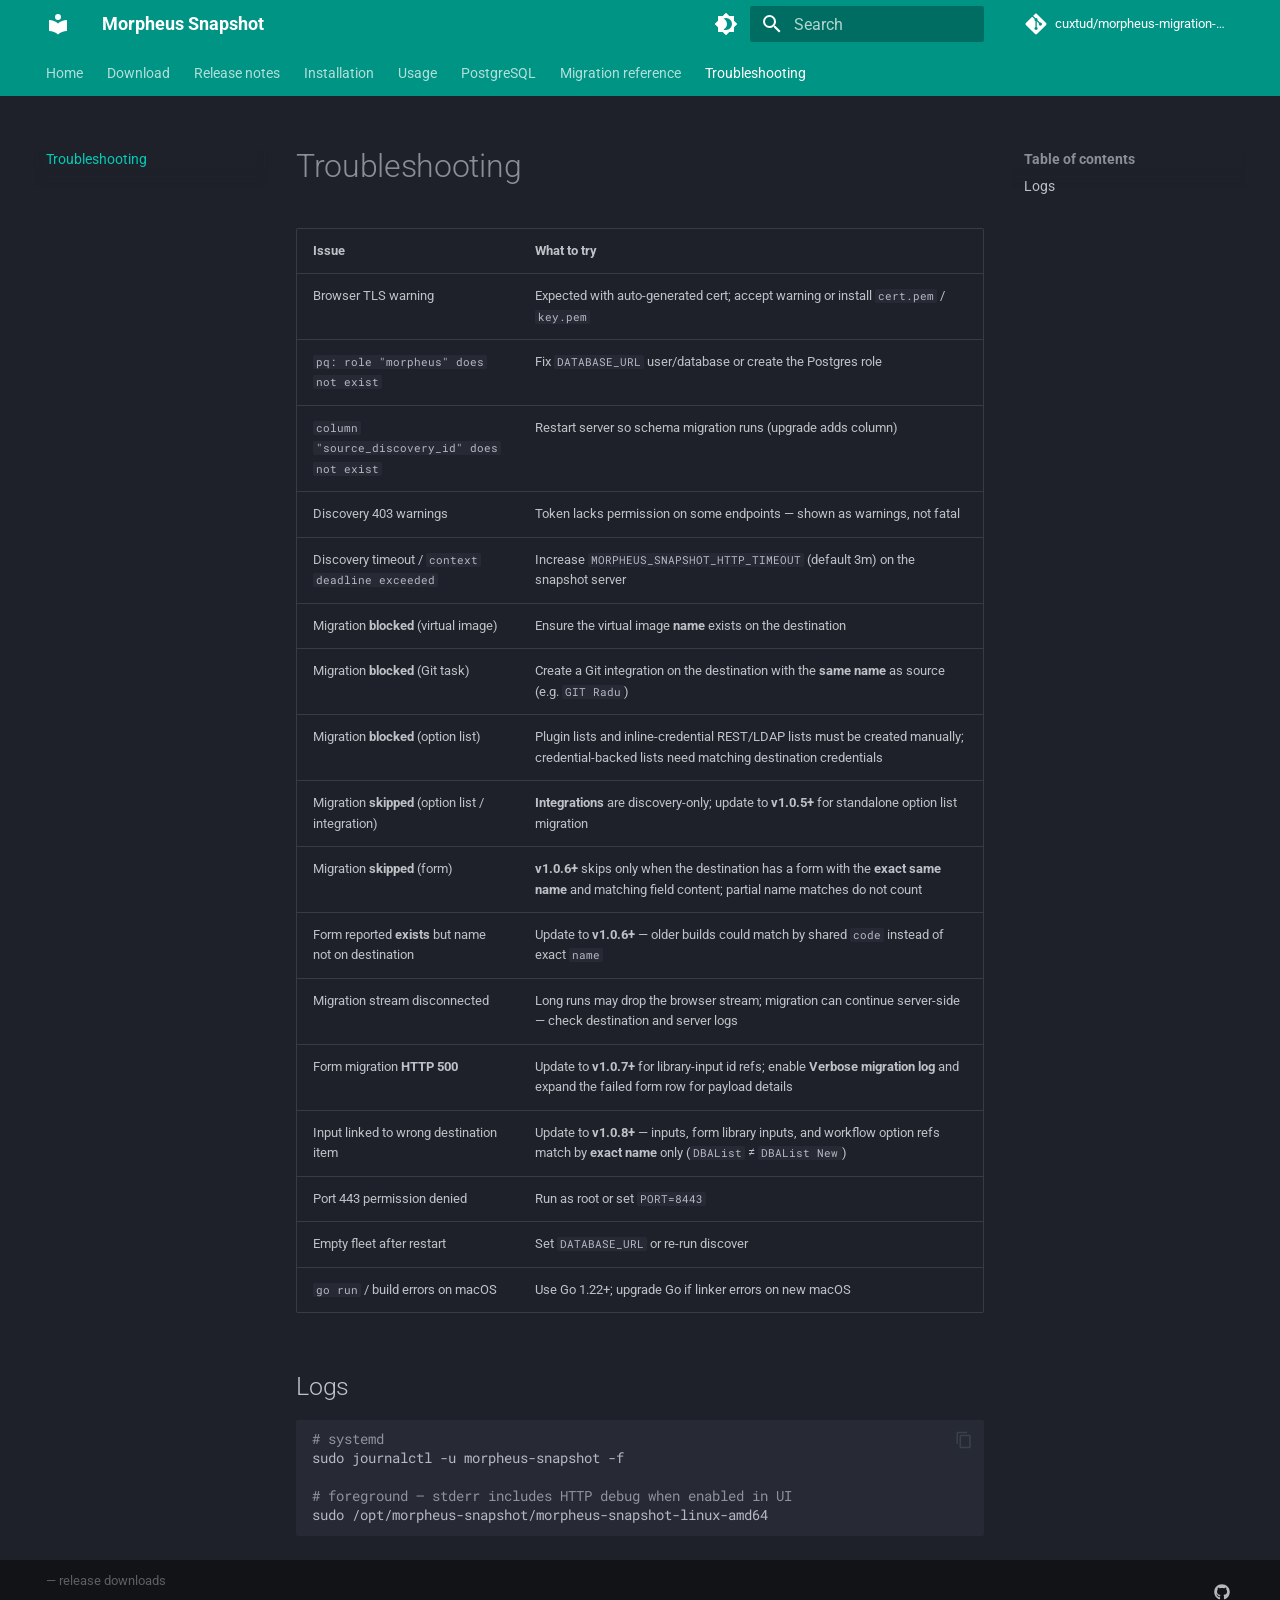
<file: troubleshooting/index.html>
<!doctype html>
<html lang="en" class="no-js">
  <head>
    
      <meta charset="utf-8">
      <meta name="viewport" content="width=device-width,initial-scale=1">
      
        <meta name="description" content="HPE Morpheus fleet inventory and migration utility">
      
      
      
        <link rel="canonical" href="https://cuxtud.github.io/morpheus-migration-utility/troubleshooting/">
      
      
        <link rel="prev" href="../migration-reference/">
      
      
      
        
      
      
      <link rel="icon" href="../assets/images/favicon.png">
      <meta name="generator" content="mkdocs-1.6.1, mkdocs-material-9.7.6">
    
    
      
        <title>Troubleshooting - Morpheus Snapshot</title>
      
    
    
      <link rel="stylesheet" href="../assets/stylesheets/main.484c7ddc.min.css">
      
        
        <link rel="stylesheet" href="../assets/stylesheets/palette.ab4e12ef.min.css">
      
      


    
    
      
    
    
      
        
        
        <link rel="preconnect" href="https://fonts.gstatic.com" crossorigin>
        <link rel="stylesheet" href="https://fonts.googleapis.com/css?family=Roboto:300,300i,400,400i,700,700i%7CRoboto+Mono:400,400i,700,700i&display=fallback">
        <style>:root{--md-text-font:"Roboto";--md-code-font:"Roboto Mono"}</style>
      
    
    
      <link rel="stylesheet" href="../stylesheets/extra.css">
    
    <script>__md_scope=new URL("..",location),__md_hash=e=>[...e].reduce(((e,_)=>(e<<5)-e+_.charCodeAt(0)),0),__md_get=(e,_=localStorage,t=__md_scope)=>JSON.parse(_.getItem(t.pathname+"."+e)),__md_set=(e,_,t=localStorage,a=__md_scope)=>{try{t.setItem(a.pathname+"."+e,JSON.stringify(_))}catch(e){}}</script>
    
      

    
    
  </head>
  
  
    
    
      
    
    
    
    
    <body dir="ltr" data-md-color-scheme="slate" data-md-color-primary="teal" data-md-color-accent="cyan">
  
    
    <input class="md-toggle" data-md-toggle="drawer" type="checkbox" id="__drawer" autocomplete="off">
    <input class="md-toggle" data-md-toggle="search" type="checkbox" id="__search" autocomplete="off">
    <label class="md-overlay" for="__drawer"></label>
    <div data-md-component="skip">
      
        
        <a href="#troubleshooting" class="md-skip">
          Skip to content
        </a>
      
    </div>
    <div data-md-component="announce">
      
    </div>
    
    
      

<header class="md-header" data-md-component="header">
  <nav class="md-header__inner md-grid" aria-label="Header">
    <a href=".." title="Morpheus Snapshot" class="md-header__button md-logo" aria-label="Morpheus Snapshot" data-md-component="logo">
      
  
  <svg xmlns="http://www.w3.org/2000/svg" viewBox="0 0 24 24"><path d="M12 8a3 3 0 0 0 3-3 3 3 0 0 0-3-3 3 3 0 0 0-3 3 3 3 0 0 0 3 3m0 3.54C9.64 9.35 6.5 8 3 8v11c3.5 0 6.64 1.35 9 3.54 2.36-2.19 5.5-3.54 9-3.54V8c-3.5 0-6.64 1.35-9 3.54"/></svg>

    </a>
    <label class="md-header__button md-icon" for="__drawer">
      
      <svg xmlns="http://www.w3.org/2000/svg" viewBox="0 0 24 24"><path d="M3 6h18v2H3zm0 5h18v2H3zm0 5h18v2H3z"/></svg>
    </label>
    <div class="md-header__title" data-md-component="header-title">
      <div class="md-header__ellipsis">
        <div class="md-header__topic">
          <span class="md-ellipsis">
            Morpheus Snapshot
          </span>
        </div>
        <div class="md-header__topic" data-md-component="header-topic">
          <span class="md-ellipsis">
            
              Troubleshooting
            
          </span>
        </div>
      </div>
    </div>
    
      
        <form class="md-header__option" data-md-component="palette">
  
    
    
    
    <input class="md-option" data-md-color-media="" data-md-color-scheme="slate" data-md-color-primary="teal" data-md-color-accent="cyan"  aria-label="Light mode"  type="radio" name="__palette" id="__palette_0">
    
      <label class="md-header__button md-icon" title="Light mode" for="__palette_1" hidden>
        <svg xmlns="http://www.w3.org/2000/svg" viewBox="0 0 24 24"><path d="M12 18c-.89 0-1.74-.2-2.5-.55C11.56 16.5 13 14.42 13 12s-1.44-4.5-3.5-5.45C10.26 6.2 11.11 6 12 6a6 6 0 0 1 6 6 6 6 0 0 1-6 6m8-9.31V4h-4.69L12 .69 8.69 4H4v4.69L.69 12 4 15.31V20h4.69L12 23.31 15.31 20H20v-4.69L23.31 12z"/></svg>
      </label>
    
  
    
    
    
    <input class="md-option" data-md-color-media="" data-md-color-scheme="default" data-md-color-primary="teal" data-md-color-accent="cyan"  aria-label="Dark mode"  type="radio" name="__palette" id="__palette_1">
    
      <label class="md-header__button md-icon" title="Dark mode" for="__palette_0" hidden>
        <svg xmlns="http://www.w3.org/2000/svg" viewBox="0 0 24 24"><path d="M12 8a4 4 0 0 0-4 4 4 4 0 0 0 4 4 4 4 0 0 0 4-4 4 4 0 0 0-4-4m0 10a6 6 0 0 1-6-6 6 6 0 0 1 6-6 6 6 0 0 1 6 6 6 6 0 0 1-6 6m8-9.31V4h-4.69L12 .69 8.69 4H4v4.69L.69 12 4 15.31V20h4.69L12 23.31 15.31 20H20v-4.69L23.31 12z"/></svg>
      </label>
    
  
</form>
      
    
    
      <script>var palette=__md_get("__palette");if(palette&&palette.color){if("(prefers-color-scheme)"===palette.color.media){var media=matchMedia("(prefers-color-scheme: light)"),input=document.querySelector(media.matches?"[data-md-color-media='(prefers-color-scheme: light)']":"[data-md-color-media='(prefers-color-scheme: dark)']");palette.color.media=input.getAttribute("data-md-color-media"),palette.color.scheme=input.getAttribute("data-md-color-scheme"),palette.color.primary=input.getAttribute("data-md-color-primary"),palette.color.accent=input.getAttribute("data-md-color-accent")}for(var[key,value]of Object.entries(palette.color))document.body.setAttribute("data-md-color-"+key,value)}</script>
    
    
    
      
      
        <label class="md-header__button md-icon" for="__search">
          
          <svg xmlns="http://www.w3.org/2000/svg" viewBox="0 0 24 24"><path d="M9.5 3A6.5 6.5 0 0 1 16 9.5c0 1.61-.59 3.09-1.56 4.23l.27.27h.79l5 5-1.5 1.5-5-5v-.79l-.27-.27A6.52 6.52 0 0 1 9.5 16 6.5 6.5 0 0 1 3 9.5 6.5 6.5 0 0 1 9.5 3m0 2C7 5 5 7 5 9.5S7 14 9.5 14 14 12 14 9.5 12 5 9.5 5"/></svg>
        </label>
        <div class="md-search" data-md-component="search" role="dialog">
  <label class="md-search__overlay" for="__search"></label>
  <div class="md-search__inner" role="search">
    <form class="md-search__form" name="search">
      <input type="text" class="md-search__input" name="query" aria-label="Search" placeholder="Search" autocapitalize="off" autocorrect="off" autocomplete="off" spellcheck="false" data-md-component="search-query" required>
      <label class="md-search__icon md-icon" for="__search">
        
        <svg xmlns="http://www.w3.org/2000/svg" viewBox="0 0 24 24"><path d="M9.5 3A6.5 6.5 0 0 1 16 9.5c0 1.61-.59 3.09-1.56 4.23l.27.27h.79l5 5-1.5 1.5-5-5v-.79l-.27-.27A6.52 6.52 0 0 1 9.5 16 6.5 6.5 0 0 1 3 9.5 6.5 6.5 0 0 1 9.5 3m0 2C7 5 5 7 5 9.5S7 14 9.5 14 14 12 14 9.5 12 5 9.5 5"/></svg>
        
        <svg xmlns="http://www.w3.org/2000/svg" viewBox="0 0 24 24"><path d="M20 11v2H8l5.5 5.5-1.42 1.42L4.16 12l7.92-7.92L13.5 5.5 8 11z"/></svg>
      </label>
      <nav class="md-search__options" aria-label="Search">
        
        <button type="reset" class="md-search__icon md-icon" title="Clear" aria-label="Clear" tabindex="-1">
          
          <svg xmlns="http://www.w3.org/2000/svg" viewBox="0 0 24 24"><path d="M19 6.41 17.59 5 12 10.59 6.41 5 5 6.41 10.59 12 5 17.59 6.41 19 12 13.41 17.59 19 19 17.59 13.41 12z"/></svg>
        </button>
      </nav>
      
        <div class="md-search__suggest" data-md-component="search-suggest"></div>
      
    </form>
    <div class="md-search__output">
      <div class="md-search__scrollwrap" tabindex="0" data-md-scrollfix>
        <div class="md-search-result" data-md-component="search-result">
          <div class="md-search-result__meta">
            Initializing search
          </div>
          <ol class="md-search-result__list" role="presentation"></ol>
        </div>
      </div>
    </div>
  </div>
</div>
      
    
    
      <div class="md-header__source">
        <a href="https://github.com/cuxtud/morpheus-migration-utility" title="Go to repository" class="md-source" data-md-component="source">
  <div class="md-source__icon md-icon">
    
    <svg xmlns="http://www.w3.org/2000/svg" viewBox="0 0 448 512"><!--! Font Awesome Free 7.1.0 by @fontawesome - https://fontawesome.com License - https://fontawesome.com/license/free (Icons: CC BY 4.0, Fonts: SIL OFL 1.1, Code: MIT License) Copyright 2025 Fonticons, Inc.--><path d="M439.6 236.1 244 40.5c-5.4-5.5-12.8-8.5-20.4-8.5s-15 3-20.4 8.4L162.5 81l51.5 51.5c27.1-9.1 52.7 16.8 43.4 43.7l49.7 49.7c34.2-11.8 61.2 31 35.5 56.7-26.5 26.5-70.2-2.9-56-37.3L240.3 199v121.9c25.3 12.5 22.3 41.8 9.1 55-6.4 6.4-15.2 10.1-24.3 10.1s-17.8-3.6-24.3-10.1c-17.6-17.6-11.1-46.9 11.2-56v-123c-20.8-8.5-24.6-30.7-18.6-45L142.6 101 8.5 235.1C3 240.6 0 247.9 0 255.5s3 15 8.5 20.4l195.6 195.7c5.4 5.4 12.7 8.4 20.4 8.4s15-3 20.4-8.4l194.7-194.7c5.4-5.4 8.4-12.8 8.4-20.4s-3-15-8.4-20.4"/></svg>
  </div>
  <div class="md-source__repository">
    cuxtud/morpheus-migration-utility
  </div>
</a>
      </div>
    
  </nav>
  
</header>
    
    <div class="md-container" data-md-component="container">
      
      
        
          
            
<nav class="md-tabs" aria-label="Tabs" data-md-component="tabs">
  <div class="md-grid">
    <ul class="md-tabs__list">
      
        
  
  
  
  
    <li class="md-tabs__item">
      <a href=".." class="md-tabs__link">
        
  
  
    
  
  Home

      </a>
    </li>
  

      
        
  
  
  
  
    <li class="md-tabs__item">
      <a href="../download/" class="md-tabs__link">
        
  
  
    
  
  Download

      </a>
    </li>
  

      
        
  
  
  
  
    <li class="md-tabs__item">
      <a href="../releases/" class="md-tabs__link">
        
  
  
    
  
  Release notes

      </a>
    </li>
  

      
        
  
  
  
  
    <li class="md-tabs__item">
      <a href="../installation/" class="md-tabs__link">
        
  
  
    
  
  Installation

      </a>
    </li>
  

      
        
  
  
  
  
    <li class="md-tabs__item">
      <a href="../usage/" class="md-tabs__link">
        
  
  
    
  
  Usage

      </a>
    </li>
  

      
        
  
  
  
  
    <li class="md-tabs__item">
      <a href="../postgres/" class="md-tabs__link">
        
  
  
    
  
  PostgreSQL

      </a>
    </li>
  

      
        
  
  
  
  
    <li class="md-tabs__item">
      <a href="../migration-reference/" class="md-tabs__link">
        
  
  
    
  
  Migration reference

      </a>
    </li>
  

      
        
  
  
  
    
  
  
    <li class="md-tabs__item md-tabs__item--active">
      <a href="./" class="md-tabs__link">
        
  
  
    
  
  Troubleshooting

      </a>
    </li>
  

      
    </ul>
  </div>
</nav>
          
        
      
      <main class="md-main" data-md-component="main">
        <div class="md-main__inner md-grid">
          
            
              
              <div class="md-sidebar md-sidebar--primary" data-md-component="sidebar" data-md-type="navigation" >
                <div class="md-sidebar__scrollwrap">
                  <div class="md-sidebar__inner">
                    


  


<nav class="md-nav md-nav--primary md-nav--lifted" aria-label="Navigation" data-md-level="0">
  <label class="md-nav__title" for="__drawer">
    <a href=".." title="Morpheus Snapshot" class="md-nav__button md-logo" aria-label="Morpheus Snapshot" data-md-component="logo">
      
  
  <svg xmlns="http://www.w3.org/2000/svg" viewBox="0 0 24 24"><path d="M12 8a3 3 0 0 0 3-3 3 3 0 0 0-3-3 3 3 0 0 0-3 3 3 3 0 0 0 3 3m0 3.54C9.64 9.35 6.5 8 3 8v11c3.5 0 6.64 1.35 9 3.54 2.36-2.19 5.5-3.54 9-3.54V8c-3.5 0-6.64 1.35-9 3.54"/></svg>

    </a>
    Morpheus Snapshot
  </label>
  
    <div class="md-nav__source">
      <a href="https://github.com/cuxtud/morpheus-migration-utility" title="Go to repository" class="md-source" data-md-component="source">
  <div class="md-source__icon md-icon">
    
    <svg xmlns="http://www.w3.org/2000/svg" viewBox="0 0 448 512"><!--! Font Awesome Free 7.1.0 by @fontawesome - https://fontawesome.com License - https://fontawesome.com/license/free (Icons: CC BY 4.0, Fonts: SIL OFL 1.1, Code: MIT License) Copyright 2025 Fonticons, Inc.--><path d="M439.6 236.1 244 40.5c-5.4-5.5-12.8-8.5-20.4-8.5s-15 3-20.4 8.4L162.5 81l51.5 51.5c27.1-9.1 52.7 16.8 43.4 43.7l49.7 49.7c34.2-11.8 61.2 31 35.5 56.7-26.5 26.5-70.2-2.9-56-37.3L240.3 199v121.9c25.3 12.5 22.3 41.8 9.1 55-6.4 6.4-15.2 10.1-24.3 10.1s-17.8-3.6-24.3-10.1c-17.6-17.6-11.1-46.9 11.2-56v-123c-20.8-8.5-24.6-30.7-18.6-45L142.6 101 8.5 235.1C3 240.6 0 247.9 0 255.5s3 15 8.5 20.4l195.6 195.7c5.4 5.4 12.7 8.4 20.4 8.4s15-3 20.4-8.4l194.7-194.7c5.4-5.4 8.4-12.8 8.4-20.4s-3-15-8.4-20.4"/></svg>
  </div>
  <div class="md-source__repository">
    cuxtud/morpheus-migration-utility
  </div>
</a>
    </div>
  
  <ul class="md-nav__list" data-md-scrollfix>
    
      
      
  
  
  
  
    <li class="md-nav__item">
      <a href=".." class="md-nav__link">
        
  
  
  <span class="md-ellipsis">
    
  
    Home
  

    
  </span>
  
  

      </a>
    </li>
  

    
      
      
  
  
  
  
    <li class="md-nav__item">
      <a href="../download/" class="md-nav__link">
        
  
  
  <span class="md-ellipsis">
    
  
    Download
  

    
  </span>
  
  

      </a>
    </li>
  

    
      
      
  
  
  
  
    <li class="md-nav__item">
      <a href="../releases/" class="md-nav__link">
        
  
  
  <span class="md-ellipsis">
    
  
    Release notes
  

    
  </span>
  
  

      </a>
    </li>
  

    
      
      
  
  
  
  
    <li class="md-nav__item">
      <a href="../installation/" class="md-nav__link">
        
  
  
  <span class="md-ellipsis">
    
  
    Installation
  

    
  </span>
  
  

      </a>
    </li>
  

    
      
      
  
  
  
  
    <li class="md-nav__item">
      <a href="../usage/" class="md-nav__link">
        
  
  
  <span class="md-ellipsis">
    
  
    Usage
  

    
  </span>
  
  

      </a>
    </li>
  

    
      
      
  
  
  
  
    <li class="md-nav__item">
      <a href="../postgres/" class="md-nav__link">
        
  
  
  <span class="md-ellipsis">
    
  
    PostgreSQL
  

    
  </span>
  
  

      </a>
    </li>
  

    
      
      
  
  
  
  
    <li class="md-nav__item">
      <a href="../migration-reference/" class="md-nav__link">
        
  
  
  <span class="md-ellipsis">
    
  
    Migration reference
  

    
  </span>
  
  

      </a>
    </li>
  

    
      
      
  
  
    
  
  
  
    <li class="md-nav__item md-nav__item--active">
      
      <input class="md-nav__toggle md-toggle" type="checkbox" id="__toc">
      
      
        
      
      
        <label class="md-nav__link md-nav__link--active" for="__toc">
          
  
  
  <span class="md-ellipsis">
    
  
    Troubleshooting
  

    
  </span>
  
  

          <span class="md-nav__icon md-icon"></span>
        </label>
      
      <a href="./" class="md-nav__link md-nav__link--active">
        
  
  
  <span class="md-ellipsis">
    
  
    Troubleshooting
  

    
  </span>
  
  

      </a>
      
        

<nav class="md-nav md-nav--secondary" aria-label="Table of contents">
  
  
  
    
  
  
    <label class="md-nav__title" for="__toc">
      <span class="md-nav__icon md-icon"></span>
      Table of contents
    </label>
    <ul class="md-nav__list" data-md-component="toc" data-md-scrollfix>
      
        <li class="md-nav__item">
  <a href="#logs" class="md-nav__link">
    <span class="md-ellipsis">
      
        Logs
      
    </span>
  </a>
  
</li>
      
    </ul>
  
</nav>
      
    </li>
  

    
  </ul>
</nav>
                  </div>
                </div>
              </div>
            
            
              
              <div class="md-sidebar md-sidebar--secondary" data-md-component="sidebar" data-md-type="toc" >
                <div class="md-sidebar__scrollwrap">
                  <div class="md-sidebar__inner">
                    

<nav class="md-nav md-nav--secondary" aria-label="Table of contents">
  
  
  
    
  
  
    <label class="md-nav__title" for="__toc">
      <span class="md-nav__icon md-icon"></span>
      Table of contents
    </label>
    <ul class="md-nav__list" data-md-component="toc" data-md-scrollfix>
      
        <li class="md-nav__item">
  <a href="#logs" class="md-nav__link">
    <span class="md-ellipsis">
      
        Logs
      
    </span>
  </a>
  
</li>
      
    </ul>
  
</nav>
                  </div>
                </div>
              </div>
            
          
          
            <div class="md-content" data-md-component="content">
              
              <article class="md-content__inner md-typeset">
                
                  


  
  


<h1 id="troubleshooting">Troubleshooting<a class="headerlink" href="#troubleshooting" title="Permanent link">&para;</a></h1>
<table>
<thead>
<tr>
<th>Issue</th>
<th>What to try</th>
</tr>
</thead>
<tbody>
<tr>
<td>Browser TLS warning</td>
<td>Expected with auto-generated cert; accept warning or install <code>cert.pem</code> / <code>key.pem</code></td>
</tr>
<tr>
<td><code>pq: role "morpheus" does not exist</code></td>
<td>Fix <code>DATABASE_URL</code> user/database or create the Postgres role</td>
</tr>
<tr>
<td><code>column "source_discovery_id" does not exist</code></td>
<td>Restart server so schema migration runs (upgrade adds column)</td>
</tr>
<tr>
<td>Discovery 403 warnings</td>
<td>Token lacks permission on some endpoints — shown as warnings, not fatal</td>
</tr>
<tr>
<td>Discovery timeout / <code>context deadline exceeded</code></td>
<td>Increase <code>MORPHEUS_SNAPSHOT_HTTP_TIMEOUT</code> (default 3m) on the snapshot server</td>
</tr>
<tr>
<td>Migration <strong>blocked</strong> (virtual image)</td>
<td>Ensure the virtual image <strong>name</strong> exists on the destination</td>
</tr>
<tr>
<td>Migration <strong>blocked</strong> (Git task)</td>
<td>Create a Git integration on the destination with the <strong>same name</strong> as source (e.g. <code>GIT Radu</code>)</td>
</tr>
<tr>
<td>Migration <strong>blocked</strong> (option list)</td>
<td>Plugin lists and inline-credential REST/LDAP lists must be created manually; credential-backed lists need matching destination credentials</td>
</tr>
<tr>
<td>Migration <strong>skipped</strong> (option list / integration)</td>
<td><strong>Integrations</strong> are discovery-only; update to <strong>v1.0.5+</strong> for standalone option list migration</td>
</tr>
<tr>
<td>Migration <strong>skipped</strong> (form)</td>
<td><strong>v1.0.6+</strong> skips only when the destination has a form with the <strong>exact same name</strong> and matching field content; partial name matches do not count</td>
</tr>
<tr>
<td>Form reported <strong>exists</strong> but name not on destination</td>
<td>Update to <strong>v1.0.6+</strong> — older builds could match by shared <code>code</code> instead of exact <code>name</code></td>
</tr>
<tr>
<td>Migration stream disconnected</td>
<td>Long runs may drop the browser stream; migration can continue server-side — check destination and server logs</td>
</tr>
<tr>
<td>Form migration <strong>HTTP 500</strong></td>
<td>Update to <strong>v1.0.7+</strong> for library-input id refs; enable <strong>Verbose migration log</strong> and expand the failed form row for payload details</td>
</tr>
<tr>
<td>Input linked to wrong destination item</td>
<td>Update to <strong>v1.0.8+</strong> — inputs, form library inputs, and workflow option refs match by <strong>exact name</strong> only (<code>DBAList</code> ≠ <code>DBAList New</code>)</td>
</tr>
<tr>
<td>Port 443 permission denied</td>
<td>Run as root or set <code>PORT=8443</code></td>
</tr>
<tr>
<td>Empty fleet after restart</td>
<td>Set <code>DATABASE_URL</code> or re-run discover</td>
</tr>
<tr>
<td><code>go run</code> / build errors on macOS</td>
<td>Use Go 1.22+; upgrade Go if linker errors on new macOS</td>
</tr>
</tbody>
</table>
<h2 id="logs">Logs<a class="headerlink" href="#logs" title="Permanent link">&para;</a></h2>
<div class="highlight"><pre><span></span><code><span class="c1"># systemd</span>
sudo<span class="w"> </span>journalctl<span class="w"> </span>-u<span class="w"> </span>morpheus-snapshot<span class="w"> </span>-f

<span class="c1"># foreground — stderr includes HTTP debug when enabled in UI</span>
sudo<span class="w"> </span>/opt/morpheus-snapshot/morpheus-snapshot-linux-amd64
</code></pre></div>












                
              </article>
            </div>
          
          
<script>var target=document.getElementById(location.hash.slice(1));target&&target.name&&(target.checked=target.name.startsWith("__tabbed_"))</script>
        </div>
        
          <button type="button" class="md-top md-icon" data-md-component="top" hidden>
  
  <svg xmlns="http://www.w3.org/2000/svg" viewBox="0 0 24 24"><path d="M13 20h-2V8l-5.5 5.5-1.42-1.42L12 4.16l7.92 7.92-1.42 1.42L13 8z"/></svg>
  Back to top
</button>
        
      </main>
      
        <footer class="md-footer">
  
  <div class="md-footer-meta md-typeset">
    <div class="md-footer-meta__inner md-grid">
      <div class="md-copyright">
  <p class="md-download-count" id="github-download-count" aria-live="polite">
    <span class="md-download-count__value" aria-hidden="true">…</span>
    <span class="md-download-count__label">release downloads</span>
  </p>
  
  
    Made with
    <a
      href="https://squidfunk.github.io/mkdocs-material/"
      target="_blank"
      rel="noopener"
      class="md-copyright__link"
    >
      Material for MkDocs
    </a>
  
</div>
      
        
<div class="md-social">
  
    
    
    
    
      
      
    
    <a href="https://github.com/cuxtud/morpheus-migration-utility" target="_blank" rel="noopener" title="github.com" class="md-social__link">
      <svg xmlns="http://www.w3.org/2000/svg" viewBox="0 0 512 512"><!--! Font Awesome Free 7.1.0 by @fontawesome - https://fontawesome.com License - https://fontawesome.com/license/free (Icons: CC BY 4.0, Fonts: SIL OFL 1.1, Code: MIT License) Copyright 2025 Fonticons, Inc.--><path d="M173.9 397.4c0 2-2.3 3.6-5.2 3.6-3.3.3-5.6-1.3-5.6-3.6 0-2 2.3-3.6 5.2-3.6 3-.3 5.6 1.3 5.6 3.6m-31.1-4.5c-.7 2 1.3 4.3 4.3 4.9 2.6 1 5.6 0 6.2-2s-1.3-4.3-4.3-5.2c-2.6-.7-5.5.3-6.2 2.3m44.2-1.7c-2.9.7-4.9 2.6-4.6 4.9.3 2 2.9 3.3 5.9 2.6 2.9-.7 4.9-2.6 4.6-4.6-.3-1.9-3-3.2-5.9-2.9M252.8 8C114.1 8 8 113.3 8 252c0 110.9 69.8 205.8 169.5 239.2 12.8 2.3 17.3-5.6 17.3-12.1 0-6.2-.3-40.4-.3-61.4 0 0-70 15-84.7-29.8 0 0-11.4-29.1-27.8-36.6 0 0-22.9-15.7 1.6-15.4 0 0 24.9 2 38.6 25.8 21.9 38.6 58.6 27.5 72.9 20.9 2.3-16 8.8-27.1 16-33.7-55.9-6.2-112.3-14.3-112.3-110.5 0-27.5 7.6-41.3 23.6-58.9-2.6-6.5-11.1-33.3 2.6-67.9 20.9-6.5 69 27 69 27 20-5.6 41.5-8.5 62.8-8.5s42.8 2.9 62.8 8.5c0 0 48.1-33.6 69-27 13.7 34.7 5.2 61.4 2.6 67.9 16 17.7 25.8 31.5 25.8 58.9 0 96.5-58.9 104.2-114.8 110.5 9.2 7.9 17 22.9 17 46.4 0 33.7-.3 75.4-.3 83.6 0 6.5 4.6 14.4 17.3 12.1C436.2 457.8 504 362.9 504 252 504 113.3 391.5 8 252.8 8M105.2 352.9c-1.3 1-1 3.3.7 5.2 1.6 1.6 3.9 2.3 5.2 1 1.3-1 1-3.3-.7-5.2-1.6-1.6-3.9-2.3-5.2-1m-10.8-8.1c-.7 1.3.3 2.9 2.3 3.9 1.6 1 3.6.7 4.3-.7.7-1.3-.3-2.9-2.3-3.9-2-.6-3.6-.3-4.3.7m32.4 35.6c-1.6 1.3-1 4.3 1.3 6.2 2.3 2.3 5.2 2.6 6.5 1 1.3-1.3.7-4.3-1.3-6.2-2.2-2.3-5.2-2.6-6.5-1m-11.4-14.7c-1.6 1-1.6 3.6 0 5.9s4.3 3.3 5.6 2.3c1.6-1.3 1.6-3.9 0-6.2-1.4-2.3-4-3.3-5.6-2"/></svg>
    </a>
  
</div>
      
    </div>
  </div>
</footer>
      
    </div>
    <div class="md-dialog" data-md-component="dialog">
      <div class="md-dialog__inner md-typeset"></div>
    </div>
    
    
    
      
      
      <script id="__config" type="application/json">{"annotate": null, "base": "..", "features": ["navigation.tabs", "navigation.sections", "navigation.top", "search.suggest", "content.code.copy"], "search": "../assets/javascripts/workers/search.2c215733.min.js", "tags": null, "translations": {"clipboard.copied": "Copied to clipboard", "clipboard.copy": "Copy to clipboard", "search.result.more.one": "1 more on this page", "search.result.more.other": "# more on this page", "search.result.none": "No matching documents", "search.result.one": "1 matching document", "search.result.other": "# matching documents", "search.result.placeholder": "Type to start searching", "search.result.term.missing": "Missing", "select.version": "Select version"}, "version": null}</script>
    
    
      <script src="../assets/javascripts/bundle.79ae519e.min.js"></script>
      
        <script src="../javascripts/download-counter.js"></script>
      
    
  </body>
</html>
</file>
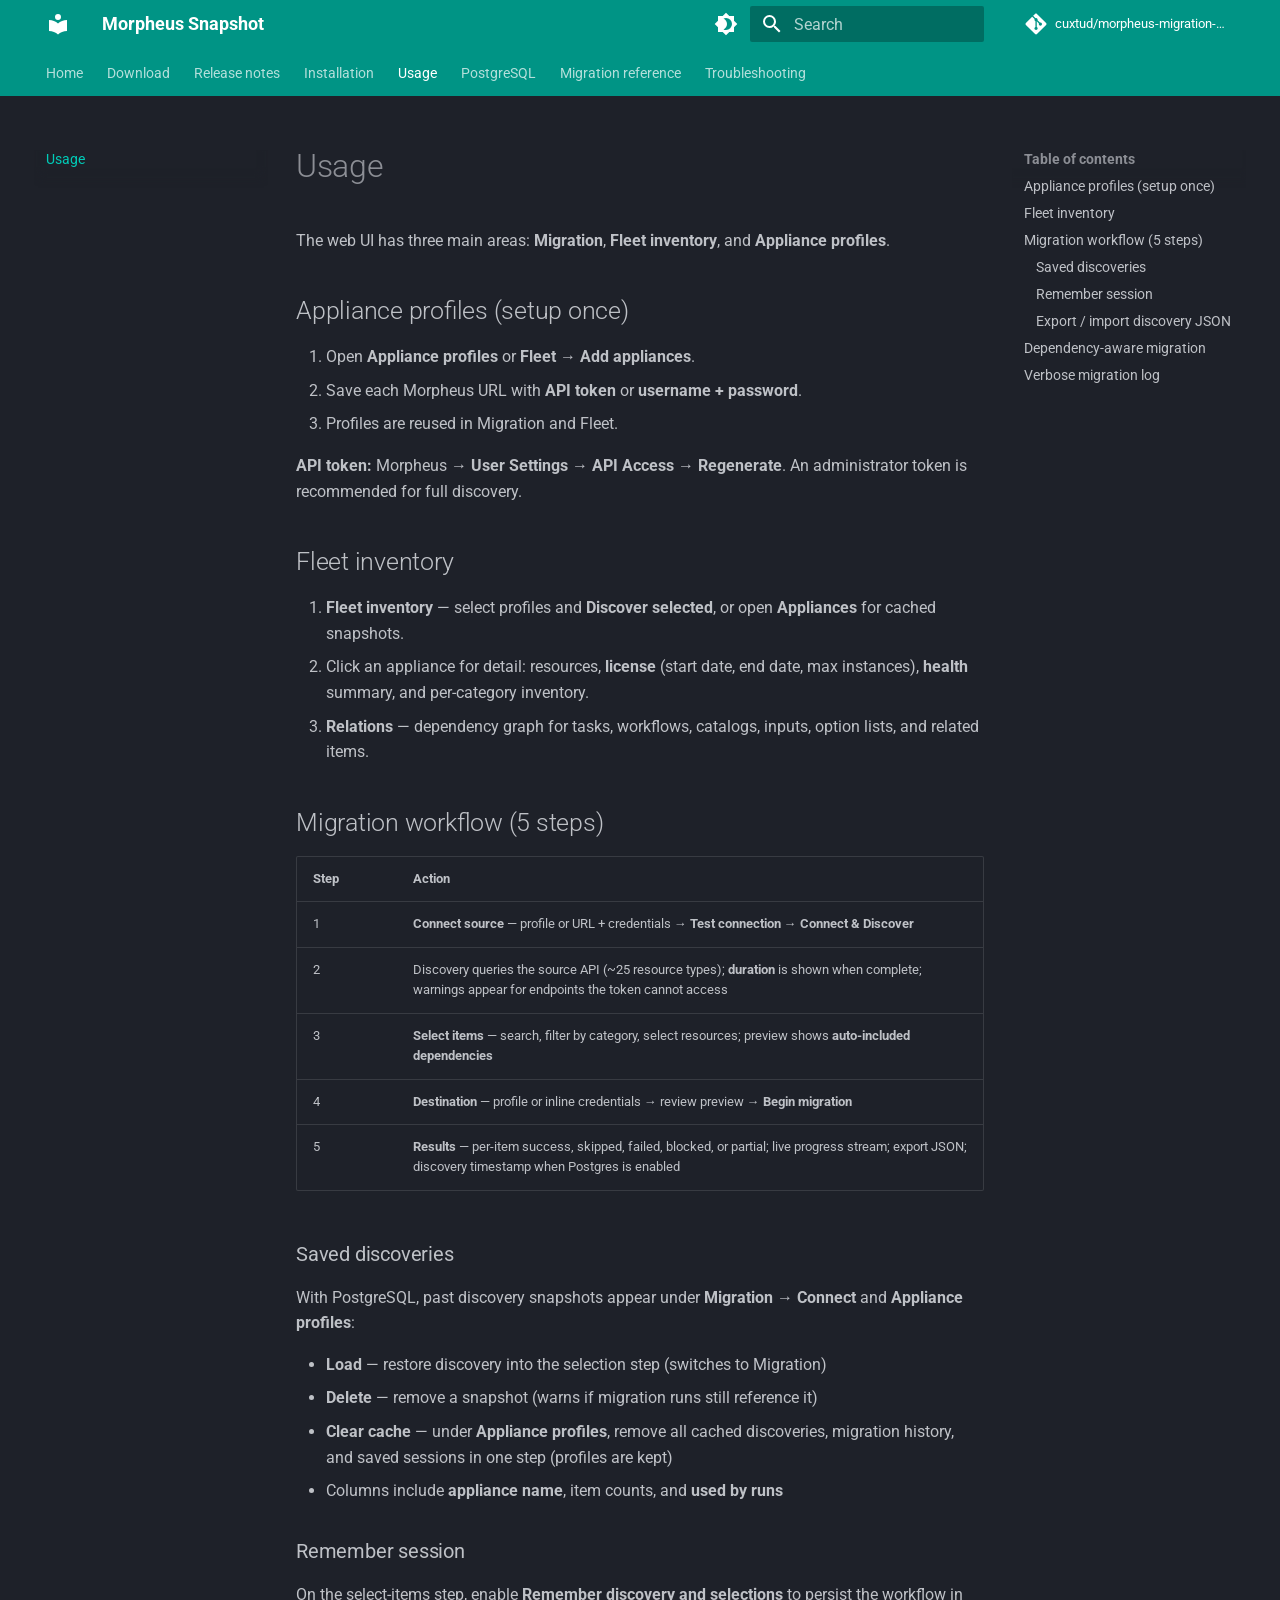
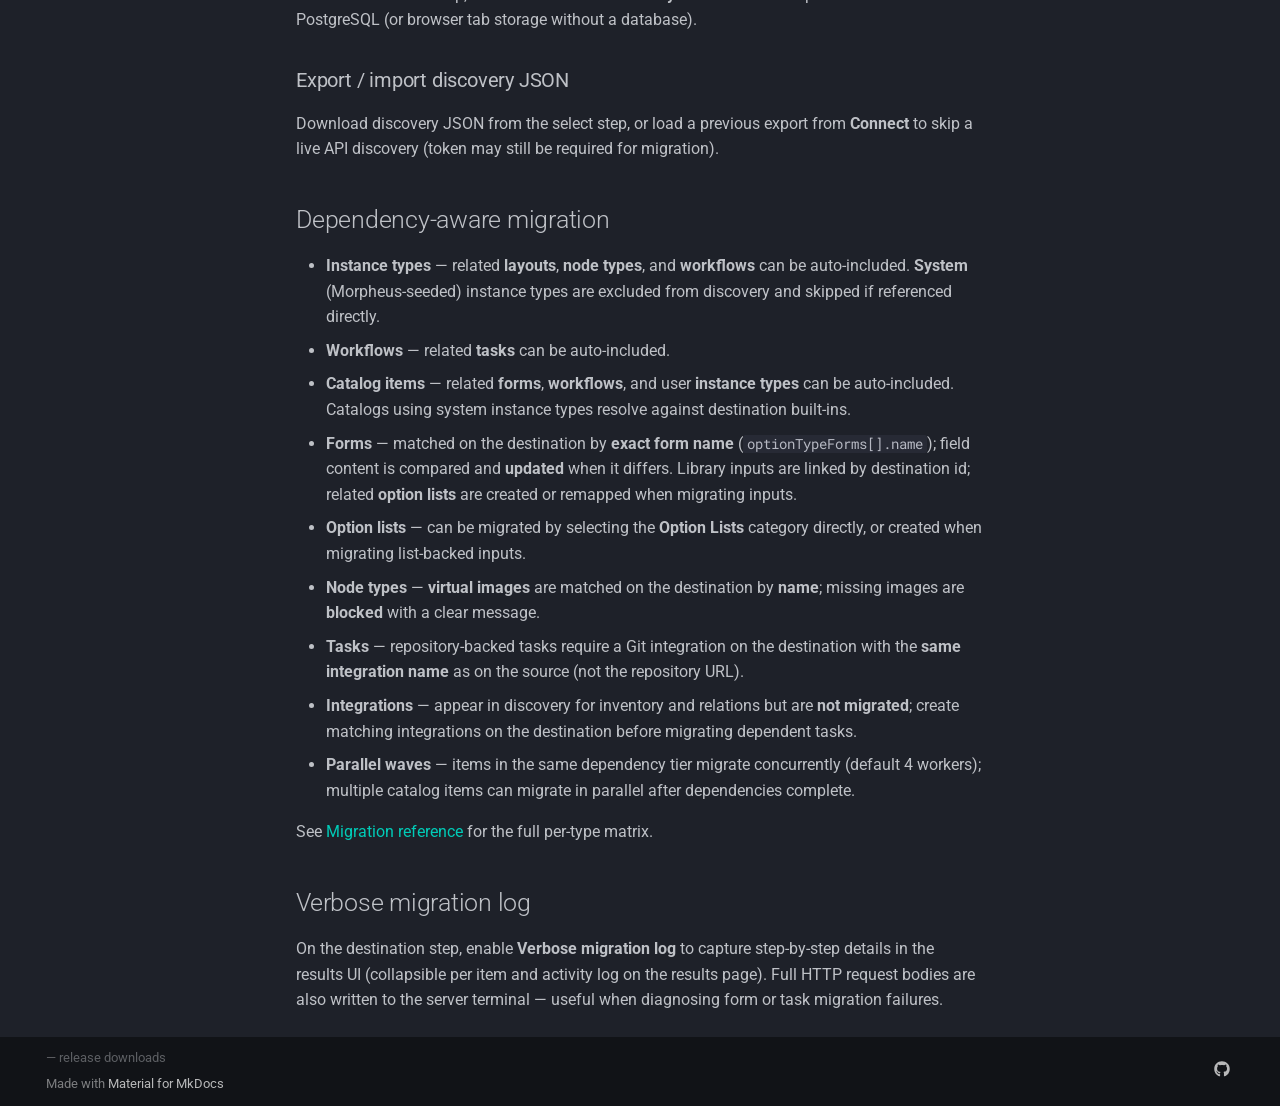
<file: usage/index.html>
<!doctype html>
<html lang="en" class="no-js">
  <head>
    
      <meta charset="utf-8">
      <meta name="viewport" content="width=device-width,initial-scale=1">
      
        <meta name="description" content="HPE Morpheus fleet inventory and migration utility">
      
      
      
        <link rel="canonical" href="https://cuxtud.github.io/morpheus-migration-utility/usage/">
      
      
        <link rel="prev" href="../installation/">
      
      
        <link rel="next" href="../postgres/">
      
      
        
      
      
      <link rel="icon" href="../assets/images/favicon.png">
      <meta name="generator" content="mkdocs-1.6.1, mkdocs-material-9.7.6">
    
    
      
        <title>Usage - Morpheus Snapshot</title>
      
    
    
      <link rel="stylesheet" href="../assets/stylesheets/main.484c7ddc.min.css">
      
        
        <link rel="stylesheet" href="../assets/stylesheets/palette.ab4e12ef.min.css">
      
      


    
    
      
    
    
      
        
        
        <link rel="preconnect" href="https://fonts.gstatic.com" crossorigin>
        <link rel="stylesheet" href="https://fonts.googleapis.com/css?family=Roboto:300,300i,400,400i,700,700i%7CRoboto+Mono:400,400i,700,700i&display=fallback">
        <style>:root{--md-text-font:"Roboto";--md-code-font:"Roboto Mono"}</style>
      
    
    
      <link rel="stylesheet" href="../stylesheets/extra.css">
    
    <script>__md_scope=new URL("..",location),__md_hash=e=>[...e].reduce(((e,_)=>(e<<5)-e+_.charCodeAt(0)),0),__md_get=(e,_=localStorage,t=__md_scope)=>JSON.parse(_.getItem(t.pathname+"."+e)),__md_set=(e,_,t=localStorage,a=__md_scope)=>{try{t.setItem(a.pathname+"."+e,JSON.stringify(_))}catch(e){}}</script>
    
      

    
    
  </head>
  
  
    
    
      
    
    
    
    
    <body dir="ltr" data-md-color-scheme="slate" data-md-color-primary="teal" data-md-color-accent="cyan">
  
    
    <input class="md-toggle" data-md-toggle="drawer" type="checkbox" id="__drawer" autocomplete="off">
    <input class="md-toggle" data-md-toggle="search" type="checkbox" id="__search" autocomplete="off">
    <label class="md-overlay" for="__drawer"></label>
    <div data-md-component="skip">
      
        
        <a href="#usage" class="md-skip">
          Skip to content
        </a>
      
    </div>
    <div data-md-component="announce">
      
    </div>
    
    
      

<header class="md-header" data-md-component="header">
  <nav class="md-header__inner md-grid" aria-label="Header">
    <a href=".." title="Morpheus Snapshot" class="md-header__button md-logo" aria-label="Morpheus Snapshot" data-md-component="logo">
      
  
  <svg xmlns="http://www.w3.org/2000/svg" viewBox="0 0 24 24"><path d="M12 8a3 3 0 0 0 3-3 3 3 0 0 0-3-3 3 3 0 0 0-3 3 3 3 0 0 0 3 3m0 3.54C9.64 9.35 6.5 8 3 8v11c3.5 0 6.64 1.35 9 3.54 2.36-2.19 5.5-3.54 9-3.54V8c-3.5 0-6.64 1.35-9 3.54"/></svg>

    </a>
    <label class="md-header__button md-icon" for="__drawer">
      
      <svg xmlns="http://www.w3.org/2000/svg" viewBox="0 0 24 24"><path d="M3 6h18v2H3zm0 5h18v2H3zm0 5h18v2H3z"/></svg>
    </label>
    <div class="md-header__title" data-md-component="header-title">
      <div class="md-header__ellipsis">
        <div class="md-header__topic">
          <span class="md-ellipsis">
            Morpheus Snapshot
          </span>
        </div>
        <div class="md-header__topic" data-md-component="header-topic">
          <span class="md-ellipsis">
            
              Usage
            
          </span>
        </div>
      </div>
    </div>
    
      
        <form class="md-header__option" data-md-component="palette">
  
    
    
    
    <input class="md-option" data-md-color-media="" data-md-color-scheme="slate" data-md-color-primary="teal" data-md-color-accent="cyan"  aria-label="Light mode"  type="radio" name="__palette" id="__palette_0">
    
      <label class="md-header__button md-icon" title="Light mode" for="__palette_1" hidden>
        <svg xmlns="http://www.w3.org/2000/svg" viewBox="0 0 24 24"><path d="M12 18c-.89 0-1.74-.2-2.5-.55C11.56 16.5 13 14.42 13 12s-1.44-4.5-3.5-5.45C10.26 6.2 11.11 6 12 6a6 6 0 0 1 6 6 6 6 0 0 1-6 6m8-9.31V4h-4.69L12 .69 8.69 4H4v4.69L.69 12 4 15.31V20h4.69L12 23.31 15.31 20H20v-4.69L23.31 12z"/></svg>
      </label>
    
  
    
    
    
    <input class="md-option" data-md-color-media="" data-md-color-scheme="default" data-md-color-primary="teal" data-md-color-accent="cyan"  aria-label="Dark mode"  type="radio" name="__palette" id="__palette_1">
    
      <label class="md-header__button md-icon" title="Dark mode" for="__palette_0" hidden>
        <svg xmlns="http://www.w3.org/2000/svg" viewBox="0 0 24 24"><path d="M12 8a4 4 0 0 0-4 4 4 4 0 0 0 4 4 4 4 0 0 0 4-4 4 4 0 0 0-4-4m0 10a6 6 0 0 1-6-6 6 6 0 0 1 6-6 6 6 0 0 1 6 6 6 6 0 0 1-6 6m8-9.31V4h-4.69L12 .69 8.69 4H4v4.69L.69 12 4 15.31V20h4.69L12 23.31 15.31 20H20v-4.69L23.31 12z"/></svg>
      </label>
    
  
</form>
      
    
    
      <script>var palette=__md_get("__palette");if(palette&&palette.color){if("(prefers-color-scheme)"===palette.color.media){var media=matchMedia("(prefers-color-scheme: light)"),input=document.querySelector(media.matches?"[data-md-color-media='(prefers-color-scheme: light)']":"[data-md-color-media='(prefers-color-scheme: dark)']");palette.color.media=input.getAttribute("data-md-color-media"),palette.color.scheme=input.getAttribute("data-md-color-scheme"),palette.color.primary=input.getAttribute("data-md-color-primary"),palette.color.accent=input.getAttribute("data-md-color-accent")}for(var[key,value]of Object.entries(palette.color))document.body.setAttribute("data-md-color-"+key,value)}</script>
    
    
    
      
      
        <label class="md-header__button md-icon" for="__search">
          
          <svg xmlns="http://www.w3.org/2000/svg" viewBox="0 0 24 24"><path d="M9.5 3A6.5 6.5 0 0 1 16 9.5c0 1.61-.59 3.09-1.56 4.23l.27.27h.79l5 5-1.5 1.5-5-5v-.79l-.27-.27A6.52 6.52 0 0 1 9.5 16 6.5 6.5 0 0 1 3 9.5 6.5 6.5 0 0 1 9.5 3m0 2C7 5 5 7 5 9.5S7 14 9.5 14 14 12 14 9.5 12 5 9.5 5"/></svg>
        </label>
        <div class="md-search" data-md-component="search" role="dialog">
  <label class="md-search__overlay" for="__search"></label>
  <div class="md-search__inner" role="search">
    <form class="md-search__form" name="search">
      <input type="text" class="md-search__input" name="query" aria-label="Search" placeholder="Search" autocapitalize="off" autocorrect="off" autocomplete="off" spellcheck="false" data-md-component="search-query" required>
      <label class="md-search__icon md-icon" for="__search">
        
        <svg xmlns="http://www.w3.org/2000/svg" viewBox="0 0 24 24"><path d="M9.5 3A6.5 6.5 0 0 1 16 9.5c0 1.61-.59 3.09-1.56 4.23l.27.27h.79l5 5-1.5 1.5-5-5v-.79l-.27-.27A6.52 6.52 0 0 1 9.5 16 6.5 6.5 0 0 1 3 9.5 6.5 6.5 0 0 1 9.5 3m0 2C7 5 5 7 5 9.5S7 14 9.5 14 14 12 14 9.5 12 5 9.5 5"/></svg>
        
        <svg xmlns="http://www.w3.org/2000/svg" viewBox="0 0 24 24"><path d="M20 11v2H8l5.5 5.5-1.42 1.42L4.16 12l7.92-7.92L13.5 5.5 8 11z"/></svg>
      </label>
      <nav class="md-search__options" aria-label="Search">
        
        <button type="reset" class="md-search__icon md-icon" title="Clear" aria-label="Clear" tabindex="-1">
          
          <svg xmlns="http://www.w3.org/2000/svg" viewBox="0 0 24 24"><path d="M19 6.41 17.59 5 12 10.59 6.41 5 5 6.41 10.59 12 5 17.59 6.41 19 12 13.41 17.59 19 19 17.59 13.41 12z"/></svg>
        </button>
      </nav>
      
        <div class="md-search__suggest" data-md-component="search-suggest"></div>
      
    </form>
    <div class="md-search__output">
      <div class="md-search__scrollwrap" tabindex="0" data-md-scrollfix>
        <div class="md-search-result" data-md-component="search-result">
          <div class="md-search-result__meta">
            Initializing search
          </div>
          <ol class="md-search-result__list" role="presentation"></ol>
        </div>
      </div>
    </div>
  </div>
</div>
      
    
    
      <div class="md-header__source">
        <a href="https://github.com/cuxtud/morpheus-migration-utility" title="Go to repository" class="md-source" data-md-component="source">
  <div class="md-source__icon md-icon">
    
    <svg xmlns="http://www.w3.org/2000/svg" viewBox="0 0 448 512"><!--! Font Awesome Free 7.1.0 by @fontawesome - https://fontawesome.com License - https://fontawesome.com/license/free (Icons: CC BY 4.0, Fonts: SIL OFL 1.1, Code: MIT License) Copyright 2025 Fonticons, Inc.--><path d="M439.6 236.1 244 40.5c-5.4-5.5-12.8-8.5-20.4-8.5s-15 3-20.4 8.4L162.5 81l51.5 51.5c27.1-9.1 52.7 16.8 43.4 43.7l49.7 49.7c34.2-11.8 61.2 31 35.5 56.7-26.5 26.5-70.2-2.9-56-37.3L240.3 199v121.9c25.3 12.5 22.3 41.8 9.1 55-6.4 6.4-15.2 10.1-24.3 10.1s-17.8-3.6-24.3-10.1c-17.6-17.6-11.1-46.9 11.2-56v-123c-20.8-8.5-24.6-30.7-18.6-45L142.6 101 8.5 235.1C3 240.6 0 247.9 0 255.5s3 15 8.5 20.4l195.6 195.7c5.4 5.4 12.7 8.4 20.4 8.4s15-3 20.4-8.4l194.7-194.7c5.4-5.4 8.4-12.8 8.4-20.4s-3-15-8.4-20.4"/></svg>
  </div>
  <div class="md-source__repository">
    cuxtud/morpheus-migration-utility
  </div>
</a>
      </div>
    
  </nav>
  
</header>
    
    <div class="md-container" data-md-component="container">
      
      
        
          
            
<nav class="md-tabs" aria-label="Tabs" data-md-component="tabs">
  <div class="md-grid">
    <ul class="md-tabs__list">
      
        
  
  
  
  
    <li class="md-tabs__item">
      <a href=".." class="md-tabs__link">
        
  
  
    
  
  Home

      </a>
    </li>
  

      
        
  
  
  
  
    <li class="md-tabs__item">
      <a href="../download/" class="md-tabs__link">
        
  
  
    
  
  Download

      </a>
    </li>
  

      
        
  
  
  
  
    <li class="md-tabs__item">
      <a href="../releases/" class="md-tabs__link">
        
  
  
    
  
  Release notes

      </a>
    </li>
  

      
        
  
  
  
  
    <li class="md-tabs__item">
      <a href="../installation/" class="md-tabs__link">
        
  
  
    
  
  Installation

      </a>
    </li>
  

      
        
  
  
  
    
  
  
    <li class="md-tabs__item md-tabs__item--active">
      <a href="./" class="md-tabs__link">
        
  
  
    
  
  Usage

      </a>
    </li>
  

      
        
  
  
  
  
    <li class="md-tabs__item">
      <a href="../postgres/" class="md-tabs__link">
        
  
  
    
  
  PostgreSQL

      </a>
    </li>
  

      
        
  
  
  
  
    <li class="md-tabs__item">
      <a href="../migration-reference/" class="md-tabs__link">
        
  
  
    
  
  Migration reference

      </a>
    </li>
  

      
        
  
  
  
  
    <li class="md-tabs__item">
      <a href="../troubleshooting/" class="md-tabs__link">
        
  
  
    
  
  Troubleshooting

      </a>
    </li>
  

      
    </ul>
  </div>
</nav>
          
        
      
      <main class="md-main" data-md-component="main">
        <div class="md-main__inner md-grid">
          
            
              
              <div class="md-sidebar md-sidebar--primary" data-md-component="sidebar" data-md-type="navigation" >
                <div class="md-sidebar__scrollwrap">
                  <div class="md-sidebar__inner">
                    


  


<nav class="md-nav md-nav--primary md-nav--lifted" aria-label="Navigation" data-md-level="0">
  <label class="md-nav__title" for="__drawer">
    <a href=".." title="Morpheus Snapshot" class="md-nav__button md-logo" aria-label="Morpheus Snapshot" data-md-component="logo">
      
  
  <svg xmlns="http://www.w3.org/2000/svg" viewBox="0 0 24 24"><path d="M12 8a3 3 0 0 0 3-3 3 3 0 0 0-3-3 3 3 0 0 0-3 3 3 3 0 0 0 3 3m0 3.54C9.64 9.35 6.5 8 3 8v11c3.5 0 6.64 1.35 9 3.54 2.36-2.19 5.5-3.54 9-3.54V8c-3.5 0-6.64 1.35-9 3.54"/></svg>

    </a>
    Morpheus Snapshot
  </label>
  
    <div class="md-nav__source">
      <a href="https://github.com/cuxtud/morpheus-migration-utility" title="Go to repository" class="md-source" data-md-component="source">
  <div class="md-source__icon md-icon">
    
    <svg xmlns="http://www.w3.org/2000/svg" viewBox="0 0 448 512"><!--! Font Awesome Free 7.1.0 by @fontawesome - https://fontawesome.com License - https://fontawesome.com/license/free (Icons: CC BY 4.0, Fonts: SIL OFL 1.1, Code: MIT License) Copyright 2025 Fonticons, Inc.--><path d="M439.6 236.1 244 40.5c-5.4-5.5-12.8-8.5-20.4-8.5s-15 3-20.4 8.4L162.5 81l51.5 51.5c27.1-9.1 52.7 16.8 43.4 43.7l49.7 49.7c34.2-11.8 61.2 31 35.5 56.7-26.5 26.5-70.2-2.9-56-37.3L240.3 199v121.9c25.3 12.5 22.3 41.8 9.1 55-6.4 6.4-15.2 10.1-24.3 10.1s-17.8-3.6-24.3-10.1c-17.6-17.6-11.1-46.9 11.2-56v-123c-20.8-8.5-24.6-30.7-18.6-45L142.6 101 8.5 235.1C3 240.6 0 247.9 0 255.5s3 15 8.5 20.4l195.6 195.7c5.4 5.4 12.7 8.4 20.4 8.4s15-3 20.4-8.4l194.7-194.7c5.4-5.4 8.4-12.8 8.4-20.4s-3-15-8.4-20.4"/></svg>
  </div>
  <div class="md-source__repository">
    cuxtud/morpheus-migration-utility
  </div>
</a>
    </div>
  
  <ul class="md-nav__list" data-md-scrollfix>
    
      
      
  
  
  
  
    <li class="md-nav__item">
      <a href=".." class="md-nav__link">
        
  
  
  <span class="md-ellipsis">
    
  
    Home
  

    
  </span>
  
  

      </a>
    </li>
  

    
      
      
  
  
  
  
    <li class="md-nav__item">
      <a href="../download/" class="md-nav__link">
        
  
  
  <span class="md-ellipsis">
    
  
    Download
  

    
  </span>
  
  

      </a>
    </li>
  

    
      
      
  
  
  
  
    <li class="md-nav__item">
      <a href="../releases/" class="md-nav__link">
        
  
  
  <span class="md-ellipsis">
    
  
    Release notes
  

    
  </span>
  
  

      </a>
    </li>
  

    
      
      
  
  
  
  
    <li class="md-nav__item">
      <a href="../installation/" class="md-nav__link">
        
  
  
  <span class="md-ellipsis">
    
  
    Installation
  

    
  </span>
  
  

      </a>
    </li>
  

    
      
      
  
  
    
  
  
  
    <li class="md-nav__item md-nav__item--active">
      
      <input class="md-nav__toggle md-toggle" type="checkbox" id="__toc">
      
      
        
      
      
        <label class="md-nav__link md-nav__link--active" for="__toc">
          
  
  
  <span class="md-ellipsis">
    
  
    Usage
  

    
  </span>
  
  

          <span class="md-nav__icon md-icon"></span>
        </label>
      
      <a href="./" class="md-nav__link md-nav__link--active">
        
  
  
  <span class="md-ellipsis">
    
  
    Usage
  

    
  </span>
  
  

      </a>
      
        

<nav class="md-nav md-nav--secondary" aria-label="Table of contents">
  
  
  
    
  
  
    <label class="md-nav__title" for="__toc">
      <span class="md-nav__icon md-icon"></span>
      Table of contents
    </label>
    <ul class="md-nav__list" data-md-component="toc" data-md-scrollfix>
      
        <li class="md-nav__item">
  <a href="#appliance-profiles-setup-once" class="md-nav__link">
    <span class="md-ellipsis">
      
        Appliance profiles (setup once)
      
    </span>
  </a>
  
</li>
      
        <li class="md-nav__item">
  <a href="#fleet-inventory" class="md-nav__link">
    <span class="md-ellipsis">
      
        Fleet inventory
      
    </span>
  </a>
  
</li>
      
        <li class="md-nav__item">
  <a href="#migration-workflow-5-steps" class="md-nav__link">
    <span class="md-ellipsis">
      
        Migration workflow (5 steps)
      
    </span>
  </a>
  
    <nav class="md-nav" aria-label="Migration workflow (5 steps)">
      <ul class="md-nav__list">
        
          <li class="md-nav__item">
  <a href="#saved-discoveries" class="md-nav__link">
    <span class="md-ellipsis">
      
        Saved discoveries
      
    </span>
  </a>
  
</li>
        
          <li class="md-nav__item">
  <a href="#remember-session" class="md-nav__link">
    <span class="md-ellipsis">
      
        Remember session
      
    </span>
  </a>
  
</li>
        
          <li class="md-nav__item">
  <a href="#export-import-discovery-json" class="md-nav__link">
    <span class="md-ellipsis">
      
        Export / import discovery JSON
      
    </span>
  </a>
  
</li>
        
      </ul>
    </nav>
  
</li>
      
        <li class="md-nav__item">
  <a href="#dependency-aware-migration" class="md-nav__link">
    <span class="md-ellipsis">
      
        Dependency-aware migration
      
    </span>
  </a>
  
</li>
      
        <li class="md-nav__item">
  <a href="#verbose-migration-log" class="md-nav__link">
    <span class="md-ellipsis">
      
        Verbose migration log
      
    </span>
  </a>
  
</li>
      
    </ul>
  
</nav>
      
    </li>
  

    
      
      
  
  
  
  
    <li class="md-nav__item">
      <a href="../postgres/" class="md-nav__link">
        
  
  
  <span class="md-ellipsis">
    
  
    PostgreSQL
  

    
  </span>
  
  

      </a>
    </li>
  

    
      
      
  
  
  
  
    <li class="md-nav__item">
      <a href="../migration-reference/" class="md-nav__link">
        
  
  
  <span class="md-ellipsis">
    
  
    Migration reference
  

    
  </span>
  
  

      </a>
    </li>
  

    
      
      
  
  
  
  
    <li class="md-nav__item">
      <a href="../troubleshooting/" class="md-nav__link">
        
  
  
  <span class="md-ellipsis">
    
  
    Troubleshooting
  

    
  </span>
  
  

      </a>
    </li>
  

    
  </ul>
</nav>
                  </div>
                </div>
              </div>
            
            
              
              <div class="md-sidebar md-sidebar--secondary" data-md-component="sidebar" data-md-type="toc" >
                <div class="md-sidebar__scrollwrap">
                  <div class="md-sidebar__inner">
                    

<nav class="md-nav md-nav--secondary" aria-label="Table of contents">
  
  
  
    
  
  
    <label class="md-nav__title" for="__toc">
      <span class="md-nav__icon md-icon"></span>
      Table of contents
    </label>
    <ul class="md-nav__list" data-md-component="toc" data-md-scrollfix>
      
        <li class="md-nav__item">
  <a href="#appliance-profiles-setup-once" class="md-nav__link">
    <span class="md-ellipsis">
      
        Appliance profiles (setup once)
      
    </span>
  </a>
  
</li>
      
        <li class="md-nav__item">
  <a href="#fleet-inventory" class="md-nav__link">
    <span class="md-ellipsis">
      
        Fleet inventory
      
    </span>
  </a>
  
</li>
      
        <li class="md-nav__item">
  <a href="#migration-workflow-5-steps" class="md-nav__link">
    <span class="md-ellipsis">
      
        Migration workflow (5 steps)
      
    </span>
  </a>
  
    <nav class="md-nav" aria-label="Migration workflow (5 steps)">
      <ul class="md-nav__list">
        
          <li class="md-nav__item">
  <a href="#saved-discoveries" class="md-nav__link">
    <span class="md-ellipsis">
      
        Saved discoveries
      
    </span>
  </a>
  
</li>
        
          <li class="md-nav__item">
  <a href="#remember-session" class="md-nav__link">
    <span class="md-ellipsis">
      
        Remember session
      
    </span>
  </a>
  
</li>
        
          <li class="md-nav__item">
  <a href="#export-import-discovery-json" class="md-nav__link">
    <span class="md-ellipsis">
      
        Export / import discovery JSON
      
    </span>
  </a>
  
</li>
        
      </ul>
    </nav>
  
</li>
      
        <li class="md-nav__item">
  <a href="#dependency-aware-migration" class="md-nav__link">
    <span class="md-ellipsis">
      
        Dependency-aware migration
      
    </span>
  </a>
  
</li>
      
        <li class="md-nav__item">
  <a href="#verbose-migration-log" class="md-nav__link">
    <span class="md-ellipsis">
      
        Verbose migration log
      
    </span>
  </a>
  
</li>
      
    </ul>
  
</nav>
                  </div>
                </div>
              </div>
            
          
          
            <div class="md-content" data-md-component="content">
              
              <article class="md-content__inner md-typeset">
                
                  


  
  


<h1 id="usage">Usage<a class="headerlink" href="#usage" title="Permanent link">&para;</a></h1>
<p>The web UI has three main areas: <strong>Migration</strong>, <strong>Fleet inventory</strong>, and <strong>Appliance profiles</strong>.</p>
<h2 id="appliance-profiles-setup-once">Appliance profiles (setup once)<a class="headerlink" href="#appliance-profiles-setup-once" title="Permanent link">&para;</a></h2>
<ol>
<li>Open <strong>Appliance profiles</strong> or <strong>Fleet → Add appliances</strong>.</li>
<li>Save each Morpheus URL with <strong>API token</strong> or <strong>username + password</strong>.</li>
<li>Profiles are reused in Migration and Fleet.</li>
</ol>
<p><strong>API token:</strong> Morpheus → <strong>User Settings → API Access → Regenerate</strong>. An administrator token is recommended for full discovery.</p>
<h2 id="fleet-inventory">Fleet inventory<a class="headerlink" href="#fleet-inventory" title="Permanent link">&para;</a></h2>
<ol>
<li><strong>Fleet inventory</strong> — select profiles and <strong>Discover selected</strong>, or open <strong>Appliances</strong> for cached snapshots.</li>
<li>Click an appliance for detail: resources, <strong>license</strong> (start date, end date, max instances), <strong>health</strong> summary, and per-category inventory.</li>
<li><strong>Relations</strong> — dependency graph for tasks, workflows, catalogs, inputs, option lists, and related items.</li>
</ol>
<h2 id="migration-workflow-5-steps">Migration workflow (5 steps)<a class="headerlink" href="#migration-workflow-5-steps" title="Permanent link">&para;</a></h2>
<table>
<thead>
<tr>
<th>Step</th>
<th>Action</th>
</tr>
</thead>
<tbody>
<tr>
<td>1</td>
<td><strong>Connect source</strong> — profile or URL + credentials → <strong>Test connection</strong> → <strong>Connect &amp; Discover</strong></td>
</tr>
<tr>
<td>2</td>
<td>Discovery queries the source API (~25 resource types); <strong>duration</strong> is shown when complete; warnings appear for endpoints the token cannot access</td>
</tr>
<tr>
<td>3</td>
<td><strong>Select items</strong> — search, filter by category, select resources; preview shows <strong>auto-included dependencies</strong></td>
</tr>
<tr>
<td>4</td>
<td><strong>Destination</strong> — profile or inline credentials → review preview → <strong>Begin migration</strong></td>
</tr>
<tr>
<td>5</td>
<td><strong>Results</strong> — per-item success, skipped, failed, blocked, or partial; live progress stream; export JSON; discovery timestamp when Postgres is enabled</td>
</tr>
</tbody>
</table>
<h3 id="saved-discoveries">Saved discoveries<a class="headerlink" href="#saved-discoveries" title="Permanent link">&para;</a></h3>
<p>With PostgreSQL, past discovery snapshots appear under <strong>Migration → Connect</strong> and <strong>Appliance profiles</strong>:</p>
<ul>
<li><strong>Load</strong> — restore discovery into the selection step (switches to Migration)</li>
<li><strong>Delete</strong> — remove a snapshot (warns if migration runs still reference it)</li>
<li><strong>Clear cache</strong> — under <strong>Appliance profiles</strong>, remove all cached discoveries, migration history, and saved sessions in one step (profiles are kept)</li>
<li>Columns include <strong>appliance name</strong>, item counts, and <strong>used by runs</strong></li>
</ul>
<h3 id="remember-session">Remember session<a class="headerlink" href="#remember-session" title="Permanent link">&para;</a></h3>
<p>On the select-items step, enable <strong>Remember discovery and selections</strong> to persist the workflow in PostgreSQL (or browser tab storage without a database).</p>
<h3 id="export-import-discovery-json">Export / import discovery JSON<a class="headerlink" href="#export-import-discovery-json" title="Permanent link">&para;</a></h3>
<p>Download discovery JSON from the select step, or load a previous export from <strong>Connect</strong> to skip a live API discovery (token may still be required for migration).</p>
<h2 id="dependency-aware-migration">Dependency-aware migration<a class="headerlink" href="#dependency-aware-migration" title="Permanent link">&para;</a></h2>
<ul>
<li><strong>Instance types</strong> — related <strong>layouts</strong>, <strong>node types</strong>, and <strong>workflows</strong> can be auto-included. <strong>System</strong> (Morpheus-seeded) instance types are excluded from discovery and skipped if referenced directly.</li>
<li><strong>Workflows</strong> — related <strong>tasks</strong> can be auto-included.</li>
<li><strong>Catalog items</strong> — related <strong>forms</strong>, <strong>workflows</strong>, and user <strong>instance types</strong> can be auto-included. Catalogs using system instance types resolve against destination built-ins.</li>
<li><strong>Forms</strong> — matched on the destination by <strong>exact form name</strong> (<code>optionTypeForms[].name</code>); field content is compared and <strong>updated</strong> when it differs. Library inputs are linked by destination id; related <strong>option lists</strong> are created or remapped when migrating inputs.</li>
<li><strong>Option lists</strong> — can be migrated by selecting the <strong>Option Lists</strong> category directly, or created when migrating list-backed inputs.</li>
<li><strong>Node types</strong> — <strong>virtual images</strong> are matched on the destination by <strong>name</strong>; missing images are <strong>blocked</strong> with a clear message.</li>
<li><strong>Tasks</strong> — repository-backed tasks require a Git integration on the destination with the <strong>same integration name</strong> as on the source (not the repository URL).</li>
<li><strong>Integrations</strong> — appear in discovery for inventory and relations but are <strong>not migrated</strong>; create matching integrations on the destination before migrating dependent tasks.</li>
<li><strong>Parallel waves</strong> — items in the same dependency tier migrate concurrently (default 4 workers); multiple catalog items can migrate in parallel after dependencies complete.</li>
</ul>
<p>See <a href="../migration-reference/">Migration reference</a> for the full per-type matrix.</p>
<h2 id="verbose-migration-log">Verbose migration log<a class="headerlink" href="#verbose-migration-log" title="Permanent link">&para;</a></h2>
<p>On the destination step, enable <strong>Verbose migration log</strong> to capture step-by-step details in the results UI (collapsible per item and activity log on the results page). Full HTTP request bodies are also written to the server terminal — useful when diagnosing form or task migration failures.</p>












                
              </article>
            </div>
          
          
<script>var target=document.getElementById(location.hash.slice(1));target&&target.name&&(target.checked=target.name.startsWith("__tabbed_"))</script>
        </div>
        
          <button type="button" class="md-top md-icon" data-md-component="top" hidden>
  
  <svg xmlns="http://www.w3.org/2000/svg" viewBox="0 0 24 24"><path d="M13 20h-2V8l-5.5 5.5-1.42-1.42L12 4.16l7.92 7.92-1.42 1.42L13 8z"/></svg>
  Back to top
</button>
        
      </main>
      
        <footer class="md-footer">
  
  <div class="md-footer-meta md-typeset">
    <div class="md-footer-meta__inner md-grid">
      <div class="md-copyright">
  <p class="md-download-count" id="github-download-count" aria-live="polite">
    <span class="md-download-count__value" aria-hidden="true">…</span>
    <span class="md-download-count__label">release downloads</span>
  </p>
  
  
    Made with
    <a
      href="https://squidfunk.github.io/mkdocs-material/"
      target="_blank"
      rel="noopener"
      class="md-copyright__link"
    >
      Material for MkDocs
    </a>
  
</div>
      
        
<div class="md-social">
  
    
    
    
    
      
      
    
    <a href="https://github.com/cuxtud/morpheus-migration-utility" target="_blank" rel="noopener" title="github.com" class="md-social__link">
      <svg xmlns="http://www.w3.org/2000/svg" viewBox="0 0 512 512"><!--! Font Awesome Free 7.1.0 by @fontawesome - https://fontawesome.com License - https://fontawesome.com/license/free (Icons: CC BY 4.0, Fonts: SIL OFL 1.1, Code: MIT License) Copyright 2025 Fonticons, Inc.--><path d="M173.9 397.4c0 2-2.3 3.6-5.2 3.6-3.3.3-5.6-1.3-5.6-3.6 0-2 2.3-3.6 5.2-3.6 3-.3 5.6 1.3 5.6 3.6m-31.1-4.5c-.7 2 1.3 4.3 4.3 4.9 2.6 1 5.6 0 6.2-2s-1.3-4.3-4.3-5.2c-2.6-.7-5.5.3-6.2 2.3m44.2-1.7c-2.9.7-4.9 2.6-4.6 4.9.3 2 2.9 3.3 5.9 2.6 2.9-.7 4.9-2.6 4.6-4.6-.3-1.9-3-3.2-5.9-2.9M252.8 8C114.1 8 8 113.3 8 252c0 110.9 69.8 205.8 169.5 239.2 12.8 2.3 17.3-5.6 17.3-12.1 0-6.2-.3-40.4-.3-61.4 0 0-70 15-84.7-29.8 0 0-11.4-29.1-27.8-36.6 0 0-22.9-15.7 1.6-15.4 0 0 24.9 2 38.6 25.8 21.9 38.6 58.6 27.5 72.9 20.9 2.3-16 8.8-27.1 16-33.7-55.9-6.2-112.3-14.3-112.3-110.5 0-27.5 7.6-41.3 23.6-58.9-2.6-6.5-11.1-33.3 2.6-67.9 20.9-6.5 69 27 69 27 20-5.6 41.5-8.5 62.8-8.5s42.8 2.9 62.8 8.5c0 0 48.1-33.6 69-27 13.7 34.7 5.2 61.4 2.6 67.9 16 17.7 25.8 31.5 25.8 58.9 0 96.5-58.9 104.2-114.8 110.5 9.2 7.9 17 22.9 17 46.4 0 33.7-.3 75.4-.3 83.6 0 6.5 4.6 14.4 17.3 12.1C436.2 457.8 504 362.9 504 252 504 113.3 391.5 8 252.8 8M105.2 352.9c-1.3 1-1 3.3.7 5.2 1.6 1.6 3.9 2.3 5.2 1 1.3-1 1-3.3-.7-5.2-1.6-1.6-3.9-2.3-5.2-1m-10.8-8.1c-.7 1.3.3 2.9 2.3 3.9 1.6 1 3.6.7 4.3-.7.7-1.3-.3-2.9-2.3-3.9-2-.6-3.6-.3-4.3.7m32.4 35.6c-1.6 1.3-1 4.3 1.3 6.2 2.3 2.3 5.2 2.6 6.5 1 1.3-1.3.7-4.3-1.3-6.2-2.2-2.3-5.2-2.6-6.5-1m-11.4-14.7c-1.6 1-1.6 3.6 0 5.9s4.3 3.3 5.6 2.3c1.6-1.3 1.6-3.9 0-6.2-1.4-2.3-4-3.3-5.6-2"/></svg>
    </a>
  
</div>
      
    </div>
  </div>
</footer>
      
    </div>
    <div class="md-dialog" data-md-component="dialog">
      <div class="md-dialog__inner md-typeset"></div>
    </div>
    
    
    
      
      
      <script id="__config" type="application/json">{"annotate": null, "base": "..", "features": ["navigation.tabs", "navigation.sections", "navigation.top", "search.suggest", "content.code.copy"], "search": "../assets/javascripts/workers/search.2c215733.min.js", "tags": null, "translations": {"clipboard.copied": "Copied to clipboard", "clipboard.copy": "Copy to clipboard", "search.result.more.one": "1 more on this page", "search.result.more.other": "# more on this page", "search.result.none": "No matching documents", "search.result.one": "1 matching document", "search.result.other": "# matching documents", "search.result.placeholder": "Type to start searching", "search.result.term.missing": "Missing", "select.version": "Select version"}, "version": null}</script>
    
    
      <script src="../assets/javascripts/bundle.79ae519e.min.js"></script>
      
        <script src="../javascripts/download-counter.js"></script>
      
    
  </body>
</html>
</file>
<file: stylesheets/extra.css>
/* Fine-print release download counter — footer left */
.md-download-count {
  margin: 0 0 0.35rem;
  font-size: 0.64rem;
  line-height: 1.4;
  opacity: 0.65;
  color: var(--md-default-fg-color--light);
}

.md-download-count__value {
  font-variant-numeric: tabular-nums;
}

.md-download-count__label::before {
  content: " ";
}
</file>
<file: assets/stylesheets/main.484c7ddc.min.css>
@charset "UTF-8";html{-webkit-text-size-adjust:none;-moz-text-size-adjust:none;text-size-adjust:none;box-sizing:border-box}*,:after,:before{box-sizing:inherit}@media (prefers-reduced-motion){*,:after,:before{transition:none!important}}body{margin:0}a,button,input,label{-webkit-tap-highlight-color:transparent}a{color:inherit;text-decoration:none}hr{border:0;box-sizing:initial;display:block;height:.05rem;overflow:visible;padding:0}small{font-size:80%}sub,sup{line-height:1em}img{border-style:none}table{border-collapse:initial;border-spacing:0}td,th{font-weight:400;vertical-align:top}button{background:#0000;border:0;font-family:inherit;font-size:inherit;margin:0;padding:0}input{border:0;outline:none}:root{--md-primary-fg-color:#4051b5;--md-primary-fg-color--light:#5d6cc0;--md-primary-fg-color--dark:#303fa1;--md-primary-bg-color:#fff;--md-primary-bg-color--light:#ffffffb3;--md-accent-fg-color:#526cfe;--md-accent-fg-color--transparent:#526cfe1a;--md-accent-bg-color:#fff;--md-accent-bg-color--light:#ffffffb3}[data-md-color-scheme=default]{color-scheme:light}[data-md-color-scheme=default] img[src$="#gh-dark-mode-only"],[data-md-color-scheme=default] img[src$="#only-dark"]{display:none}:root,[data-md-color-scheme=default]{--md-hue:225deg;--md-default-fg-color:#000000de;--md-default-fg-color--light:#0000008a;--md-default-fg-color--lighter:#00000052;--md-default-fg-color--lightest:#00000012;--md-default-bg-color:#fff;--md-default-bg-color--light:#ffffffb3;--md-default-bg-color--lighter:#ffffff4d;--md-default-bg-color--lightest:#ffffff1f;--md-code-fg-color:#36464e;--md-code-bg-color:#f5f5f5;--md-code-bg-color--light:#f5f5f5b3;--md-code-bg-color--lighter:#f5f5f54d;--md-code-hl-color:#4287ff;--md-code-hl-color--light:#4287ff1a;--md-code-hl-number-color:#d52a2a;--md-code-hl-special-color:#db1457;--md-code-hl-function-color:#a846b9;--md-code-hl-constant-color:#6e59d9;--md-code-hl-keyword-color:#3f6ec6;--md-code-hl-string-color:#1c7d4d;--md-code-hl-name-color:var(--md-code-fg-color);--md-code-hl-operator-color:var(--md-default-fg-color--light);--md-code-hl-punctuation-color:var(--md-default-fg-color--light);--md-code-hl-comment-color:var(--md-default-fg-color--light);--md-code-hl-generic-color:var(--md-default-fg-color--light);--md-code-hl-variable-color:var(--md-default-fg-color--light);--md-typeset-color:var(--md-default-fg-color);--md-typeset-a-color:var(--md-primary-fg-color);--md-typeset-del-color:#f5503d26;--md-typeset-ins-color:#0bd57026;--md-typeset-kbd-color:#fafafa;--md-typeset-kbd-accent-color:#fff;--md-typeset-kbd-border-color:#b8b8b8;--md-typeset-mark-color:#ffff0080;--md-typeset-table-color:#0000001f;--md-typeset-table-color--light:rgba(0,0,0,.035);--md-admonition-fg-color:var(--md-default-fg-color);--md-admonition-bg-color:var(--md-default-bg-color);--md-warning-fg-color:#000000de;--md-warning-bg-color:#ff9;--md-footer-fg-color:#fff;--md-footer-fg-color--light:#ffffffb3;--md-footer-fg-color--lighter:#ffffff73;--md-footer-bg-color:#000000de;--md-footer-bg-color--dark:#00000052;--md-shadow-z1:0 0.2rem 0.5rem #0000000d,0 0 0.05rem #0000001a;--md-shadow-z2:0 0.2rem 0.5rem #0000001a,0 0 0.05rem #00000040;--md-shadow-z3:0 0.2rem 0.5rem #0003,0 0 0.05rem #00000059}.md-icon svg{fill:currentcolor;display:block;height:1.2rem;width:1.2rem}body{-webkit-font-smoothing:antialiased;-moz-osx-font-smoothing:grayscale;--md-text-font-family:var(--md-text-font,_),-apple-system,BlinkMacSystemFont,Helvetica,Arial,sans-serif;--md-code-font-family:var(--md-code-font,_),SFMono-Regular,Consolas,Menlo,monospace}aside,body,input{font-feature-settings:"kern","liga";color:var(--md-typeset-color);font-family:var(--md-text-font-family)}code,kbd,pre{font-feature-settings:"kern";font-family:var(--md-code-font-family)}:root{--md-typeset-table-sort-icon:url('data:image/svg+xml;charset=utf-8,<svg xmlns="http://www.w3.org/2000/svg" viewBox="0 0 24 24"><path d="m18 21-4-4h3V7h-3l4-4 4 4h-3v10h3M2 19v-2h10v2M2 13v-2h7v2M2 7V5h4v2z"/></svg>');--md-typeset-table-sort-icon--asc:url('data:image/svg+xml;charset=utf-8,<svg xmlns="http://www.w3.org/2000/svg" viewBox="0 0 24 24"><path d="M19 17h3l-4 4-4-4h3V3h2M2 17h10v2H2M6 5v2H2V5m0 6h7v2H2z"/></svg>');--md-typeset-table-sort-icon--desc:url('data:image/svg+xml;charset=utf-8,<svg xmlns="http://www.w3.org/2000/svg" viewBox="0 0 24 24"><path d="M19 7h3l-4-4-4 4h3v14h2M2 17h10v2H2M6 5v2H2V5m0 6h7v2H2z"/></svg>')}.md-typeset{-webkit-print-color-adjust:exact;color-adjust:exact;font-size:.8rem;line-height:1.6;overflow-wrap:break-word}@media print{.md-typeset{font-size:.68rem}}.md-typeset blockquote,.md-typeset dl,.md-typeset figure,.md-typeset ol,.md-typeset pre,.md-typeset ul{margin-bottom:1em;margin-top:1em}.md-typeset h1{color:var(--md-default-fg-color--light);font-size:2em;line-height:1.3;margin:0 0 1.25em}.md-typeset h1,.md-typeset h2{font-weight:300;letter-spacing:-.01em}.md-typeset h2{font-size:1.5625em;line-height:1.4;margin:1.6em 0 .64em}.md-typeset h3{font-size:1.25em;font-weight:400;letter-spacing:-.01em;line-height:1.5;margin:1.6em 0 .8em}.md-typeset h2+h3{margin-top:.8em}.md-typeset h4{font-weight:700;letter-spacing:-.01em;margin:1em 0}.md-typeset h5,.md-typeset h6{color:var(--md-default-fg-color--light);font-size:.8em;font-weight:700;letter-spacing:-.01em;margin:1.25em 0}.md-typeset h5{text-transform:uppercase}.md-typeset h5 code{text-transform:none}.md-typeset hr{border-bottom:.05rem solid var(--md-default-fg-color--lightest);display:flow-root;margin:1.5em 0}.md-typeset a{color:var(--md-typeset-a-color);word-break:break-word}.md-typeset a,.md-typeset a:before{transition:color 125ms}.md-typeset a:focus,.md-typeset a:hover{color:var(--md-accent-fg-color)}.md-typeset a:focus code,.md-typeset a:hover code{background-color:var(--md-accent-fg-color--transparent);color:var(--md-accent-fg-color)}.md-typeset a code{color:var(--md-typeset-a-color)}.md-typeset a.focus-visible{outline-color:var(--md-accent-fg-color);outline-offset:.2rem}.md-typeset code,.md-typeset kbd,.md-typeset pre{color:var(--md-code-fg-color);direction:ltr;font-variant-ligatures:none;transition:background-color 125ms}@media print{.md-typeset code,.md-typeset kbd,.md-typeset pre{white-space:pre-wrap}}.md-typeset code{background-color:var(--md-code-bg-color);border-radius:.1rem;-webkit-box-decoration-break:clone;box-decoration-break:clone;font-size:.85em;padding:0 .2941176471em;transition:color 125ms,background-color 125ms;word-break:break-word}.md-typeset code:not(.focus-visible){-webkit-tap-highlight-color:transparent;outline:none}.md-typeset pre{display:flow-root;line-height:1.4;position:relative}.md-typeset pre>code{-webkit-box-decoration-break:slice;box-decoration-break:slice;box-shadow:none;display:block;margin:0;outline-color:var(--md-accent-fg-color);overflow:auto;padding:.7720588235em 1.1764705882em;scrollbar-color:var(--md-default-fg-color--lighter) #0000;scrollbar-width:thin;touch-action:auto;word-break:normal}.md-typeset pre>code:hover{scrollbar-color:var(--md-accent-fg-color) #0000}.md-typeset pre>code::-webkit-scrollbar{height:.2rem;width:.2rem}.md-typeset pre>code::-webkit-scrollbar-thumb{background-color:var(--md-default-fg-color--lighter)}.md-typeset pre>code::-webkit-scrollbar-thumb:hover{background-color:var(--md-accent-fg-color)}.md-typeset kbd{background-color:var(--md-typeset-kbd-color);border-radius:.1rem;box-shadow:0 .1rem 0 .05rem var(--md-typeset-kbd-border-color),0 .1rem 0 var(--md-typeset-kbd-border-color),0 -.1rem .2rem var(--md-typeset-kbd-accent-color) inset;color:var(--md-default-fg-color);display:inline-block;font-size:.75em;padding:0 .6666666667em;vertical-align:text-top;word-break:break-word}.md-typeset mark{background-color:var(--md-typeset-mark-color);-webkit-box-decoration-break:clone;box-decoration-break:clone;color:inherit;word-break:break-word}.md-typeset abbr{cursor:help;text-decoration:none}.md-typeset [data-preview],.md-typeset abbr{border-bottom:.05rem dotted var(--md-default-fg-color--light)}.md-typeset small{opacity:.75}[dir=ltr] .md-typeset sub,[dir=ltr] .md-typeset sup{margin-left:.078125em}[dir=rtl] .md-typeset sub,[dir=rtl] .md-typeset sup{margin-right:.078125em}[dir=ltr] .md-typeset blockquote{padding-left:.6rem}[dir=rtl] .md-typeset blockquote{padding-right:.6rem}[dir=ltr] .md-typeset blockquote{border-left:.2rem solid var(--md-default-fg-color--lighter)}[dir=rtl] .md-typeset blockquote{border-right:.2rem solid var(--md-default-fg-color--lighter)}.md-typeset blockquote{color:var(--md-default-fg-color--light);margin-left:0;margin-right:0}.md-typeset ul{list-style-type:disc}.md-typeset ul[type]{list-style-type:revert-layer}[dir=ltr] .md-typeset ol,[dir=ltr] .md-typeset ul{margin-left:.625em}[dir=rtl] .md-typeset ol,[dir=rtl] .md-typeset ul{margin-right:.625em}.md-typeset ol,.md-typeset ul{padding:0}.md-typeset ol:not([hidden]),.md-typeset ul:not([hidden]){display:flow-root}.md-typeset ol ol,.md-typeset ul ol{list-style-type:lower-alpha}.md-typeset ol ol ol,.md-typeset ul ol ol{list-style-type:lower-roman}.md-typeset ol ol ol ol,.md-typeset ul ol ol ol{list-style-type:upper-alpha}.md-typeset ol ol ol ol ol,.md-typeset ul ol ol ol ol{list-style-type:upper-roman}.md-typeset ol[type],.md-typeset ul[type]{list-style-type:revert-layer}[dir=ltr] .md-typeset ol li,[dir=ltr] .md-typeset ul li{margin-left:1.25em}[dir=rtl] .md-typeset ol li,[dir=rtl] .md-typeset ul li{margin-right:1.25em}.md-typeset ol li,.md-typeset ul li{margin-bottom:.5em}.md-typeset ol li blockquote,.md-typeset ol li p,.md-typeset ul li blockquote,.md-typeset ul li p{margin:.5em 0}.md-typeset ol li:last-child,.md-typeset ul li:last-child{margin-bottom:0}[dir=ltr] .md-typeset ol li ol,[dir=ltr] .md-typeset ol li ul,[dir=ltr] .md-typeset ul li ol,[dir=ltr] .md-typeset ul li ul{margin-left:.625em}[dir=rtl] .md-typeset ol li ol,[dir=rtl] .md-typeset ol li ul,[dir=rtl] .md-typeset ul li ol,[dir=rtl] .md-typeset ul li ul{margin-right:.625em}.md-typeset ol li ol,.md-typeset ol li ul,.md-typeset ul li ol,.md-typeset ul li ul{margin-bottom:.5em;margin-top:.5em}[dir=ltr] .md-typeset dd{margin-left:1.875em}[dir=rtl] .md-typeset dd{margin-right:1.875em}.md-typeset dd{margin-bottom:1.5em;margin-top:1em}.md-typeset img,.md-typeset svg,.md-typeset video{height:auto;max-width:100%}.md-typeset img[align=left]{margin:1em 1em 1em 0}.md-typeset img[align=right]{margin:1em 0 1em 1em}.md-typeset img[align]:only-child{margin-top:0}.md-typeset figure{display:flow-root;margin:1em auto;max-width:100%;text-align:center;width:fit-content}.md-typeset figure img{display:block;margin:0 auto}.md-typeset figcaption{font-style:italic;margin:1em auto;max-width:24rem}.md-typeset iframe{max-width:100%}.md-typeset table:not([class]){background-color:var(--md-default-bg-color);border:.05rem solid var(--md-typeset-table-color);border-radius:.1rem;display:inline-block;font-size:.64rem;max-width:100%;overflow:auto;touch-action:auto}@media print{.md-typeset table:not([class]){display:table}}.md-typeset table:not([class])+*{margin-top:1.5em}.md-typeset table:not([class]) td>:first-child,.md-typeset table:not([class]) th>:first-child{margin-top:0}.md-typeset table:not([class]) td>:last-child,.md-typeset table:not([class]) th>:last-child{margin-bottom:0}.md-typeset table:not([class]) td:not([align]),.md-typeset table:not([class]) th:not([align]){text-align:left}[dir=rtl] .md-typeset table:not([class]) td:not([align]),[dir=rtl] .md-typeset table:not([class]) th:not([align]){text-align:right}.md-typeset table:not([class]) th{font-weight:700;min-width:5rem;padding:.9375em 1.25em;vertical-align:top}.md-typeset table:not([class]) td{border-top:.05rem solid var(--md-typeset-table-color);padding:.9375em 1.25em;vertical-align:top}.md-typeset table:not([class]) tbody tr{transition:background-color 125ms}.md-typeset table:not([class]) tbody tr:hover{background-color:var(--md-typeset-table-color--light);box-shadow:0 .05rem 0 var(--md-default-bg-color) inset}.md-typeset table:not([class]) a{word-break:normal}.md-typeset table th[role=columnheader]{cursor:pointer}[dir=ltr] .md-typeset table th[role=columnheader]:after{margin-left:.5em}[dir=rtl] .md-typeset table th[role=columnheader]:after{margin-right:.5em}.md-typeset table th[role=columnheader]:after{content:"";display:inline-block;height:1.2em;-webkit-mask-image:var(--md-typeset-table-sort-icon);mask-image:var(--md-typeset-table-sort-icon);-webkit-mask-repeat:no-repeat;mask-repeat:no-repeat;-webkit-mask-size:contain;mask-size:contain;transition:background-color 125ms;vertical-align:text-bottom;width:1.2em}.md-typeset table th[role=columnheader]:hover:after{background-color:var(--md-default-fg-color--lighter)}.md-typeset table th[role=columnheader][aria-sort=ascending]:after{background-color:var(--md-default-fg-color--light);-webkit-mask-image:var(--md-typeset-table-sort-icon--asc);mask-image:var(--md-typeset-table-sort-icon--asc)}.md-typeset table th[role=columnheader][aria-sort=descending]:after{background-color:var(--md-default-fg-color--light);-webkit-mask-image:var(--md-typeset-table-sort-icon--desc);mask-image:var(--md-typeset-table-sort-icon--desc)}.md-typeset__scrollwrap{margin:1em -.8rem;overflow-x:auto;touch-action:auto}.md-typeset__table{display:inline-block;margin-bottom:.5em;padding:0 .8rem}@media print{.md-typeset__table{display:block}}html .md-typeset__table table{display:table;margin:0;overflow:hidden;width:100%}@media screen and (max-width:44.984375em){.md-content__inner>pre{margin:1em -.8rem}.md-content__inner>pre code{border-radius:0}}.md-typeset .md-author{border-radius:100%;display:block;flex-shrink:0;height:1.6rem;overflow:hidden;position:relative;transition:color 125ms,transform 125ms;width:1.6rem}.md-typeset .md-author img{display:block}.md-typeset .md-author--more{background:var(--md-default-fg-color--lightest);color:var(--md-default-fg-color--lighter);font-size:.6rem;font-weight:700;line-height:1.6rem;text-align:center}.md-typeset .md-author--long{height:2.4rem;width:2.4rem}.md-typeset a.md-author{transform:scale(1)}.md-typeset a.md-author img{border-radius:100%;filter:grayscale(100%) opacity(75%);transition:filter 125ms}.md-typeset a.md-author:focus,.md-typeset a.md-author:hover{transform:scale(1.1);z-index:1}.md-typeset a.md-author:focus img,.md-typeset a.md-author:hover img{filter:grayscale(0)}.md-banner{background-color:var(--md-footer-bg-color);color:var(--md-footer-fg-color);overflow:auto}@media print{.md-banner{display:none}}.md-banner--warning{background-color:var(--md-warning-bg-color);color:var(--md-warning-fg-color)}.md-banner__inner{font-size:.7rem;margin:.6rem auto;padding:0 .8rem}[dir=ltr] .md-banner__button{float:right}[dir=rtl] .md-banner__button{float:left}.md-banner__button{color:inherit;cursor:pointer;transition:opacity .25s}.no-js .md-banner__button{display:none}.md-banner__button:hover{opacity:.7}html{font-size:125%;height:100%;overflow-x:hidden}@media screen and (min-width:100em){html{font-size:137.5%}}@media screen and (min-width:125em){html{font-size:150%}}body{background-color:var(--md-default-bg-color);display:flex;flex-direction:column;font-size:.5rem;min-height:100%;position:relative;width:100%}@media print{body{display:block}}@media screen and (max-width:59.984375em){body[data-md-scrolllock]{position:fixed}}.md-grid{margin-left:auto;margin-right:auto;max-width:61rem}.md-container{display:flex;flex-direction:column;flex-grow:1}@media print{.md-container{display:block}}.md-main{flex-grow:1}.md-main__inner{display:flex;height:100%;margin-top:1.5rem}.md-ellipsis{overflow:hidden;text-overflow:ellipsis}.md-toggle{display:none}.md-option{height:0;opacity:0;position:absolute;width:0}.md-option:checked+label:not([hidden]){display:block}.md-option.focus-visible+label{outline-color:var(--md-accent-fg-color);outline-style:auto}.md-skip{background-color:var(--md-default-fg-color);border-radius:.1rem;color:var(--md-default-bg-color);font-size:.64rem;margin:.5rem;opacity:0;outline-color:var(--md-accent-fg-color);padding:.3rem .5rem;position:fixed;transform:translateY(.4rem);z-index:-1}.md-skip:focus{opacity:1;transform:translateY(0);transition:transform .25s cubic-bezier(.4,0,.2,1),opacity 175ms 75ms;z-index:10}@page{margin:25mm}:root{--md-clipboard-icon:url('data:image/svg+xml;charset=utf-8,<svg xmlns="http://www.w3.org/2000/svg" viewBox="0 0 24 24"><path d="M19 21H8V7h11m0-2H8a2 2 0 0 0-2 2v14a2 2 0 0 0 2 2h11a2 2 0 0 0 2-2V7a2 2 0 0 0-2-2m-3-4H4a2 2 0 0 0-2 2v14h2V3h12z"/></svg>')}.md-clipboard{border-radius:.1rem;color:var(--md-default-fg-color--lightest);cursor:pointer;height:1.5em;outline-color:var(--md-accent-fg-color);outline-offset:.1rem;transition:color .25s;width:1.5em;z-index:1}@media print{.md-clipboard{display:none}}.md-clipboard:not(.focus-visible){-webkit-tap-highlight-color:transparent;outline:none}:hover>.md-clipboard{color:var(--md-default-fg-color--light)}.md-clipboard:focus,.md-clipboard:hover{color:var(--md-accent-fg-color)}.md-clipboard:after{background-color:currentcolor;content:"";display:block;height:1.125em;margin:0 auto;-webkit-mask-image:var(--md-clipboard-icon);mask-image:var(--md-clipboard-icon);-webkit-mask-position:center;mask-position:center;-webkit-mask-repeat:no-repeat;mask-repeat:no-repeat;-webkit-mask-size:contain;mask-size:contain;width:1.125em}.md-clipboard--inline{cursor:pointer}.md-clipboard--inline code{transition:color .25s,background-color .25s}.md-clipboard--inline:focus code,.md-clipboard--inline:hover code{background-color:var(--md-accent-fg-color--transparent);color:var(--md-accent-fg-color)}:root{--md-code-select-icon:url('data:image/svg+xml;charset=utf-8,<svg xmlns="http://www.w3.org/2000/svg" viewBox="0 0 24 24"><path d="M19 19h-4v2h4c1.1 0 2-.9 2-2v-4h-2m0-12h-4v2h4v4h2V5c0-1.1-.9-2-2-2M5 5h4V3H5c-1.1 0-2 .9-2 2v4h2m0 6H3v4c0 1.1.9 2 2 2h4v-2H5zm2-4h2v2H7zm4 0h2v2h-2zm4 0h2v2h-2zM7 7h2v2H7zm4 0h2v2h-2zm4 0h2v2h-2zm-8 8h2v2H7zm4 0h2v2h-2zm4 0h2v2h-2z"/></svg>');--md-code-copy-icon:url('data:image/svg+xml;charset=utf-8,<svg xmlns="http://www.w3.org/2000/svg" viewBox="0 0 24 24"><path d="M19 21H8V7h11m0-2H8a2 2 0 0 0-2 2v14a2 2 0 0 0 2 2h11a2 2 0 0 0 2-2V7a2 2 0 0 0-2-2m-3-4H4a2 2 0 0 0-2 2v14h2V3h12z"/></svg>')}.md-typeset .md-code__content{display:grid}.md-code__nav{background-color:var(--md-code-bg-color--lighter);border-radius:.1rem;display:flex;gap:.2rem;padding:.2rem;position:absolute;right:.25em;top:.25em;transition:background-color .25s;z-index:1}:hover>.md-code__nav{background-color:var(--md-code-bg-color--light)}.md-code__button{color:var(--md-default-fg-color--lightest);cursor:pointer;display:block;height:1.5em;outline-color:var(--md-accent-fg-color);outline-offset:.1rem;transition:color .25s;width:1.5em}:hover>*>.md-code__button{color:var(--md-default-fg-color--light)}.md-code__button.focus-visible,.md-code__button:hover{color:var(--md-accent-fg-color)}.md-code__button--active{color:var(--md-default-fg-color)!important}.md-code__button:after{background-color:currentcolor;content:"";display:block;height:1.125em;margin:0 auto;-webkit-mask-position:center;mask-position:center;-webkit-mask-repeat:no-repeat;mask-repeat:no-repeat;-webkit-mask-size:contain;mask-size:contain;width:1.125em}.md-code__button[data-md-type=select]:after{-webkit-mask-image:var(--md-code-select-icon);mask-image:var(--md-code-select-icon)}.md-code__button[data-md-type=copy]:after{-webkit-mask-image:var(--md-code-copy-icon);mask-image:var(--md-code-copy-icon)}@keyframes consent{0%{opacity:0;transform:translateY(100%)}to{opacity:1;transform:translateY(0)}}@keyframes overlay{0%{opacity:0}to{opacity:1}}.md-consent__overlay{animation:overlay .25s both;-webkit-backdrop-filter:blur(.1rem);backdrop-filter:blur(.1rem);background-color:#0000008a;height:100%;opacity:1;position:fixed;top:0;width:100%;z-index:5}.md-consent__inner{animation:consent .5s cubic-bezier(.1,.7,.1,1) both;background-color:var(--md-default-bg-color);border:0;border-radius:.1rem;bottom:0;box-shadow:0 0 .2rem #0000001a,0 .2rem .4rem #0003;max-height:100%;overflow:auto;padding:0;position:fixed;width:100%;z-index:5}.md-consent__form{padding:.8rem}.md-consent__settings{display:none;margin:1em 0}input:checked+.md-consent__settings{display:block}.md-consent__controls{margin-bottom:.8rem}.md-typeset .md-consent__controls .md-button{display:inline}@media screen and (max-width:44.984375em){.md-typeset .md-consent__controls .md-button{display:block;margin-top:.4rem;text-align:center;width:100%}}.md-consent label{cursor:pointer}.md-content{flex-grow:1;min-width:0}.md-content__inner{margin:0 .8rem 1.2rem;padding-top:.6rem}@media screen and (min-width:76.25em){[dir=ltr] .md-sidebar--primary:not([hidden])~.md-content>.md-content__inner{margin-left:1.2rem}[dir=ltr] .md-sidebar--secondary:not([hidden])~.md-content>.md-content__inner,[dir=rtl] .md-sidebar--primary:not([hidden])~.md-content>.md-content__inner{margin-right:1.2rem}[dir=rtl] .md-sidebar--secondary:not([hidden])~.md-content>.md-content__inner{margin-left:1.2rem}}.md-content__inner:before{content:"";display:block;height:.4rem}.md-content__inner>:last-child{margin-bottom:0}[dir=ltr] .md-content__button{float:right}[dir=rtl] .md-content__button{float:left}[dir=ltr] .md-content__button{margin-left:.4rem}[dir=rtl] .md-content__button{margin-right:.4rem}.md-content__button{margin:.4rem 0;padding:0}@media print{.md-content__button{display:none}}.md-typeset .md-content__button{color:var(--md-default-fg-color--lighter)}.md-content__button svg{display:inline;vertical-align:top}[dir=rtl] .md-content__button svg{transform:scaleX(-1)}[dir=ltr] .md-dialog{right:.8rem}[dir=rtl] .md-dialog{left:.8rem}.md-dialog{background-color:var(--md-default-fg-color);border-radius:.1rem;bottom:.8rem;box-shadow:var(--md-shadow-z3);min-width:11.1rem;opacity:0;padding:.4rem .6rem;pointer-events:none;position:fixed;transform:translateY(100%);transition:transform 0ms .4s,opacity .4s;z-index:4}@media print{.md-dialog{display:none}}.md-dialog--active{opacity:1;pointer-events:auto;transform:translateY(0);transition:transform .4s cubic-bezier(.075,.85,.175,1),opacity .4s}.md-dialog__inner{color:var(--md-default-bg-color);font-size:.7rem}.md-feedback{margin:2em 0 1em;text-align:center}.md-feedback fieldset{border:none;margin:0;padding:0}.md-feedback__title{font-weight:700;margin:1em auto}.md-feedback__inner{position:relative}.md-feedback__list{display:flex;flex-wrap:wrap;place-content:baseline center;position:relative}.md-feedback__list:hover .md-icon:not(:disabled){color:var(--md-default-fg-color--lighter)}:disabled .md-feedback__list{min-height:1.8rem}.md-feedback__icon{color:var(--md-default-fg-color--light);cursor:pointer;flex-shrink:0;margin:0 .1rem;transition:color 125ms}.md-feedback__icon:not(:disabled).md-icon:hover{color:var(--md-accent-fg-color)}.md-feedback__icon:disabled{color:var(--md-default-fg-color--lightest);pointer-events:none}.md-feedback__note{opacity:0;position:relative;transform:translateY(.4rem);transition:transform .4s cubic-bezier(.1,.7,.1,1),opacity .15s}.md-feedback__note>*{margin:0 auto;max-width:16rem}:disabled .md-feedback__note{opacity:1;transform:translateY(0)}@media print{.md-feedback{display:none}}.md-footer{background-color:var(--md-footer-bg-color);color:var(--md-footer-fg-color)}@media print{.md-footer{display:none}}.md-footer__inner{justify-content:space-between;overflow:auto;padding:.2rem}.md-footer__inner:not([hidden]){display:flex}.md-footer__link{align-items:end;display:flex;flex-grow:0.01;margin-bottom:.4rem;margin-top:1rem;max-width:100%;outline-color:var(--md-accent-fg-color);overflow:hidden;transition:opacity .25s}.md-footer__link:focus,.md-footer__link:hover{opacity:.7}[dir=rtl] .md-footer__link svg{transform:scaleX(-1)}@media screen and (max-width:44.984375em){.md-footer__link--prev{flex-shrink:0}.md-footer__link--prev .md-footer__title{display:none}}[dir=ltr] .md-footer__link--next{margin-left:auto}[dir=rtl] .md-footer__link--next{margin-right:auto}.md-footer__link--next{text-align:right}[dir=rtl] .md-footer__link--next{text-align:left}.md-footer__title{flex-grow:1;font-size:.9rem;margin-bottom:.7rem;max-width:calc(100% - 2.4rem);padding:0 1rem;white-space:nowrap}.md-footer__button{margin:.2rem;padding:.4rem}.md-footer__direction{font-size:.64rem;opacity:.7}.md-footer-meta{background-color:var(--md-footer-bg-color--dark)}.md-footer-meta__inner{display:flex;flex-wrap:wrap;justify-content:space-between;padding:.2rem}html .md-footer-meta.md-typeset a{color:var(--md-footer-fg-color--light)}html .md-footer-meta.md-typeset a:focus,html .md-footer-meta.md-typeset a:hover{color:var(--md-footer-fg-color)}.md-copyright{color:var(--md-footer-fg-color--lighter);font-size:.64rem;margin:auto .6rem;padding:.4rem 0;width:100%}@media screen and (min-width:45em){.md-copyright{width:auto}}.md-copyright__highlight{color:var(--md-footer-fg-color--light)}.md-social{display:inline-flex;gap:.2rem;margin:0 .4rem;padding:.2rem 0 .6rem}@media screen and (min-width:45em){.md-social{padding:.6rem 0}}.md-social__link{display:inline-block;height:1.6rem;text-align:center;width:1.6rem}.md-social__link:before{line-height:1.9}.md-social__link svg{fill:currentcolor;max-height:.8rem;vertical-align:-25%}.md-typeset .md-button{border:.1rem solid;border-radius:.1rem;color:var(--md-primary-fg-color);cursor:pointer;display:inline-block;font-weight:700;padding:.625em 2em;transition:color 125ms,background-color 125ms,border-color 125ms}.md-typeset .md-button--primary{background-color:var(--md-primary-fg-color);border-color:var(--md-primary-fg-color);color:var(--md-primary-bg-color)}.md-typeset .md-button:focus,.md-typeset .md-button:hover{background-color:var(--md-accent-fg-color);border-color:var(--md-accent-fg-color);color:var(--md-accent-bg-color)}[dir=ltr] .md-typeset .md-input{border-top-left-radius:.1rem}[dir=ltr] .md-typeset .md-input,[dir=rtl] .md-typeset .md-input{border-top-right-radius:.1rem}[dir=rtl] .md-typeset .md-input{border-top-left-radius:.1rem}.md-typeset .md-input{border-bottom:.1rem solid var(--md-default-fg-color--lighter);box-shadow:var(--md-shadow-z1);font-size:.8rem;height:1.8rem;padding:0 .6rem;transition:border .25s,box-shadow .25s}.md-typeset .md-input:focus,.md-typeset .md-input:hover{border-bottom-color:var(--md-accent-fg-color);box-shadow:var(--md-shadow-z2)}.md-typeset .md-input--stretch{width:100%}.md-header{background-color:var(--md-primary-fg-color);box-shadow:0 0 .2rem #0000,0 .2rem .4rem #0000;color:var(--md-primary-bg-color);display:block;left:0;position:sticky;right:0;top:0;z-index:4}@media print{.md-header{display:none}}.md-header[hidden]{transform:translateY(-100%);transition:transform .25s cubic-bezier(.8,0,.6,1),box-shadow .25s}.md-header--shadow{box-shadow:0 0 .2rem #0000001a,0 .2rem .4rem #0003;transition:transform .25s cubic-bezier(.1,.7,.1,1),box-shadow .25s}.md-header__inner{align-items:center;display:flex;padding:0 .2rem}.md-header__button{color:currentcolor;cursor:pointer;margin:.2rem;outline-color:var(--md-accent-fg-color);padding:.4rem;position:relative;transition:opacity .25s;vertical-align:middle;z-index:1}.md-header__button:hover{opacity:.7}.md-header__button:not([hidden]){display:inline-block}.md-header__button:not(.focus-visible){-webkit-tap-highlight-color:transparent;outline:none}.md-header__button.md-logo{margin:.2rem;padding:.4rem}@media screen and (max-width:76.234375em){.md-header__button.md-logo{display:none}}.md-header__button.md-logo img,.md-header__button.md-logo svg{fill:currentcolor;display:block;height:1.2rem;width:auto}@media screen and (min-width:60em){.md-header__button[for=__search]{display:none}}.no-js .md-header__button[for=__search]{display:none}[dir=rtl] .md-header__button[for=__search] svg{transform:scaleX(-1)}@media screen and (min-width:76.25em){.md-header__button[for=__drawer]{display:none}}.md-header__topic{display:flex;max-width:100%;position:absolute;transition:transform .4s cubic-bezier(.1,.7,.1,1),opacity .15s;white-space:nowrap}.md-header__topic+.md-header__topic{opacity:0;pointer-events:none;transform:translateX(1.25rem);transition:transform .4s cubic-bezier(1,.7,.1,.1),opacity .15s;z-index:-1}[dir=rtl] .md-header__topic+.md-header__topic{transform:translateX(-1.25rem)}.md-header__topic:first-child{font-weight:700}[dir=ltr] .md-header__title{margin-left:1rem;margin-right:.4rem}[dir=rtl] .md-header__title{margin-left:.4rem;margin-right:1rem}.md-header__title{flex-grow:1;font-size:.9rem;height:2.4rem;line-height:2.4rem}.md-header__title--active .md-header__topic{opacity:0;pointer-events:none;transform:translateX(-1.25rem);transition:transform .4s cubic-bezier(1,.7,.1,.1),opacity .15s;z-index:-1}[dir=rtl] .md-header__title--active .md-header__topic{transform:translateX(1.25rem)}.md-header__title--active .md-header__topic+.md-header__topic{opacity:1;pointer-events:auto;transform:translateX(0);transition:transform .4s cubic-bezier(.1,.7,.1,1),opacity .15s;z-index:0}.md-header__title>.md-header__ellipsis{height:100%;position:relative;width:100%}.md-header__option{display:flex;flex-shrink:0;max-width:100%;transition:max-width 0ms .25s,opacity .25s .25s;white-space:nowrap}[data-md-toggle=search]:checked~.md-header .md-header__option{max-width:0;opacity:0;transition:max-width 0ms,opacity 0ms}.md-header__option>input{bottom:0}.md-header__source{display:none}@media screen and (min-width:60em){[dir=ltr] .md-header__source{margin-left:1rem}[dir=rtl] .md-header__source{margin-right:1rem}.md-header__source{display:block;max-width:11.7rem;width:11.7rem}}@media screen and (min-width:76.25em){[dir=ltr] .md-header__source{margin-left:1.4rem}[dir=rtl] .md-header__source{margin-right:1.4rem}}.md-meta{color:var(--md-default-fg-color--light);font-size:.7rem;line-height:1.3}.md-meta__list{display:inline-flex;flex-wrap:wrap;list-style:none;margin:0;padding:0}.md-meta__item:not(:last-child):after{content:"·";margin-left:.2rem;margin-right:.2rem}.md-meta__link{color:var(--md-typeset-a-color)}.md-meta__link:focus,.md-meta__link:hover{color:var(--md-accent-fg-color)}.md-draft{background-color:#ff1744;border-radius:.125em;color:#fff;display:inline-block;font-weight:700;padding-left:.5714285714em;padding-right:.5714285714em}:root{--md-nav-icon--prev:url('data:image/svg+xml;charset=utf-8,<svg xmlns="http://www.w3.org/2000/svg" viewBox="0 0 24 24"><path d="M20 11v2H8l5.5 5.5-1.42 1.42L4.16 12l7.92-7.92L13.5 5.5 8 11z"/></svg>');--md-nav-icon--next:url('data:image/svg+xml;charset=utf-8,<svg xmlns="http://www.w3.org/2000/svg" viewBox="0 0 24 24"><path d="M8.59 16.58 13.17 12 8.59 7.41 10 6l6 6-6 6z"/></svg>');--md-toc-icon:url('data:image/svg+xml;charset=utf-8,<svg xmlns="http://www.w3.org/2000/svg" viewBox="0 0 24 24"><path d="M3 9h14V7H3zm0 4h14v-2H3zm0 4h14v-2H3zm16 0h2v-2h-2zm0-10v2h2V7zm0 6h2v-2h-2z"/></svg>')}.md-nav{font-size:.7rem;line-height:1.3}.md-nav__title{color:var(--md-default-fg-color--light);display:block;font-weight:700;overflow:hidden;padding:0 .6rem;text-overflow:ellipsis}.md-nav__title .md-nav__button{display:none}.md-nav__title .md-nav__button img{height:100%;width:auto}.md-nav__title .md-nav__button.md-logo img,.md-nav__title .md-nav__button.md-logo svg{fill:currentcolor;display:block;height:2.4rem;max-width:100%;object-fit:contain;width:auto}.md-nav__list{list-style:none;margin:0;padding:0}.md-nav__link{align-items:flex-start;display:flex;gap:.4rem;margin-top:.625em;scroll-snap-align:start;transition:color 125ms}.md-nav__link--passed,.md-nav__link--passed code{color:var(--md-default-fg-color--light)}.md-nav__item .md-nav__link--active,.md-nav__item .md-nav__link--active code{color:var(--md-typeset-a-color)}.md-nav__link .md-ellipsis{position:relative}.md-nav__link .md-ellipsis code{word-break:normal}[dir=ltr] .md-nav__link .md-icon:last-child{margin-left:auto}[dir=rtl] .md-nav__link .md-icon:last-child{margin-right:auto}.md-nav__link .md-typeset{font-size:.7rem;line-height:1.3}.md-nav__link svg{fill:currentcolor;flex-shrink:0;height:1.3em;position:relative}.md-nav__link[for]:focus,.md-nav__link[for]:hover,.md-nav__link[href]:focus,.md-nav__link[href]:hover{color:var(--md-accent-fg-color);cursor:pointer}.md-nav__link[for]:focus code,.md-nav__link[for]:hover code,.md-nav__link[href]:focus code,.md-nav__link[href]:hover code{background-color:var(--md-accent-fg-color--transparent);color:var(--md-accent-fg-color)}.md-nav__link.focus-visible{outline-color:var(--md-accent-fg-color);outline-offset:.2rem}.md-nav--primary .md-nav__link[for=__toc]{display:none}.md-nav--primary .md-nav__link[for=__toc] .md-icon:after{background-color:currentcolor;display:block;height:100%;-webkit-mask-image:var(--md-toc-icon);mask-image:var(--md-toc-icon);width:100%}.md-nav--primary .md-nav__link[for=__toc]~.md-nav{display:none}.md-nav__container>.md-nav__link{margin-top:0}.md-nav__container>.md-nav__link:first-child{flex-grow:1;min-width:0}.md-nav__icon{flex-shrink:0}.md-nav__source{display:none}@media screen and (max-width:76.234375em){.md-nav--primary,.md-nav--primary .md-nav{background-color:var(--md-default-bg-color);display:flex;flex-direction:column;height:100%;left:0;position:absolute;right:0;top:0;z-index:1}.md-nav--primary .md-nav__item,.md-nav--primary .md-nav__title{font-size:.8rem;line-height:1.5}.md-nav--primary .md-nav__title{background-color:var(--md-default-fg-color--lightest);color:var(--md-default-fg-color--light);cursor:pointer;height:5.6rem;line-height:2.4rem;padding:3rem .8rem .2rem;position:relative;white-space:nowrap}[dir=ltr] .md-nav--primary .md-nav__title .md-nav__icon{left:.4rem}[dir=rtl] .md-nav--primary .md-nav__title .md-nav__icon{right:.4rem}.md-nav--primary .md-nav__title .md-nav__icon{display:block;height:1.2rem;margin:.2rem;position:absolute;top:.4rem;width:1.2rem}.md-nav--primary .md-nav__title .md-nav__icon:after{background-color:currentcolor;content:"";display:block;height:100%;-webkit-mask-image:var(--md-nav-icon--prev);mask-image:var(--md-nav-icon--prev);-webkit-mask-position:center;mask-position:center;-webkit-mask-repeat:no-repeat;mask-repeat:no-repeat;-webkit-mask-size:contain;mask-size:contain;width:100%}.md-nav--primary .md-nav__title~.md-nav__list{background-color:var(--md-default-bg-color);box-shadow:0 .05rem 0 var(--md-default-fg-color--lightest) inset;overflow-y:auto;scroll-snap-type:y mandatory;touch-action:pan-y}.md-nav--primary .md-nav__title~.md-nav__list>:first-child{border-top:0}.md-nav--primary .md-nav__title[for=__drawer]{background-color:var(--md-primary-fg-color);color:var(--md-primary-bg-color);font-weight:700}.md-nav--primary .md-nav__title .md-logo{display:block;left:.2rem;margin:.2rem;padding:.4rem;position:absolute;right:.2rem;top:.2rem}.md-nav--primary .md-nav__list{flex:1}.md-nav--primary .md-nav__item{border-top:.05rem solid var(--md-default-fg-color--lightest)}.md-nav--primary .md-nav__item--active>.md-nav__link{color:var(--md-typeset-a-color)}.md-nav--primary .md-nav__item--active>.md-nav__link:focus,.md-nav--primary .md-nav__item--active>.md-nav__link:hover{color:var(--md-accent-fg-color)}.md-nav--primary .md-nav__link{margin-top:0;padding:.6rem .8rem}.md-nav--primary .md-nav__link svg{margin-top:.1em}.md-nav--primary .md-nav__link>.md-nav__link{padding:0}[dir=ltr] .md-nav--primary .md-nav__link .md-nav__icon{margin-right:-.2rem}[dir=rtl] .md-nav--primary .md-nav__link .md-nav__icon{margin-left:-.2rem}.md-nav--primary .md-nav__link .md-nav__icon{font-size:1.2rem;height:1.2rem;width:1.2rem}.md-nav--primary .md-nav__link .md-nav__icon:after{background-color:currentcolor;content:"";display:block;height:100%;-webkit-mask-image:var(--md-nav-icon--next);mask-image:var(--md-nav-icon--next);-webkit-mask-position:center;mask-position:center;-webkit-mask-repeat:no-repeat;mask-repeat:no-repeat;-webkit-mask-size:contain;mask-size:contain;width:100%}[dir=rtl] .md-nav--primary .md-nav__icon:after{transform:scale(-1)}.md-nav--primary .md-nav--secondary .md-nav{background-color:initial;position:static}[dir=ltr] .md-nav--primary .md-nav--secondary .md-nav .md-nav__link{padding-left:1.4rem}[dir=rtl] .md-nav--primary .md-nav--secondary .md-nav .md-nav__link{padding-right:1.4rem}[dir=ltr] .md-nav--primary .md-nav--secondary .md-nav .md-nav .md-nav__link{padding-left:2rem}[dir=rtl] .md-nav--primary .md-nav--secondary .md-nav .md-nav .md-nav__link{padding-right:2rem}[dir=ltr] .md-nav--primary .md-nav--secondary .md-nav .md-nav .md-nav .md-nav__link{padding-left:2.6rem}[dir=rtl] .md-nav--primary .md-nav--secondary .md-nav .md-nav .md-nav .md-nav__link{padding-right:2.6rem}[dir=ltr] .md-nav--primary .md-nav--secondary .md-nav .md-nav .md-nav .md-nav .md-nav__link{padding-left:3.2rem}[dir=rtl] .md-nav--primary .md-nav--secondary .md-nav .md-nav .md-nav .md-nav .md-nav__link{padding-right:3.2rem}.md-nav--secondary{background-color:initial}.md-nav__toggle~.md-nav{display:flex;opacity:0;transform:translateX(100%);transition:transform .25s cubic-bezier(.8,0,.6,1),opacity 125ms 50ms}[dir=rtl] .md-nav__toggle~.md-nav{transform:translateX(-100%)}.md-nav__toggle:checked~.md-nav{opacity:1;transform:translateX(0);transition:transform .25s cubic-bezier(.4,0,.2,1),opacity 125ms 125ms}.md-nav__toggle:checked~.md-nav>.md-nav__list{backface-visibility:hidden}}@media screen and (max-width:59.984375em){.md-nav--primary .md-nav__link[for=__toc]{display:flex}.md-nav--primary .md-nav__link[for=__toc] .md-icon:after{content:""}.md-nav--primary .md-nav__link[for=__toc]+.md-nav__link{display:none}.md-nav--primary .md-nav__link[for=__toc]~.md-nav{display:flex}.md-nav__source{background-color:var(--md-primary-fg-color--dark);color:var(--md-primary-bg-color);display:block;padding:0 .2rem}}@media screen and (min-width:60em) and (max-width:76.234375em){.md-nav--integrated .md-nav__link[for=__toc]{display:flex}.md-nav--integrated .md-nav__link[for=__toc] .md-icon:after{content:""}.md-nav--integrated .md-nav__link[for=__toc]+.md-nav__link{display:none}.md-nav--integrated .md-nav__link[for=__toc]~.md-nav{display:flex}}@media screen and (min-width:60em){.md-nav{margin-bottom:-.4rem}.md-nav--secondary .md-nav__title{background:var(--md-default-bg-color);box-shadow:0 0 .4rem .4rem var(--md-default-bg-color);position:sticky;top:0;z-index:1}.md-nav--secondary .md-nav__title[for=__toc]{scroll-snap-align:start}.md-nav--secondary .md-nav__title .md-nav__icon{display:none}[dir=ltr] .md-nav--secondary .md-nav__list{padding-left:.6rem}[dir=rtl] .md-nav--secondary .md-nav__list{padding-right:.6rem}.md-nav--secondary .md-nav__list{padding-bottom:.4rem}[dir=ltr] .md-nav--secondary .md-nav__item>.md-nav__link{margin-right:.4rem}[dir=rtl] .md-nav--secondary .md-nav__item>.md-nav__link{margin-left:.4rem}}@media screen and (min-width:76.25em){.md-nav{margin-bottom:-.4rem;transition:max-height .25s cubic-bezier(.86,0,.07,1)}.md-nav--primary .md-nav__title{background:var(--md-default-bg-color);box-shadow:0 0 .4rem .4rem var(--md-default-bg-color);position:sticky;top:0;z-index:1}.md-nav--primary .md-nav__title[for=__drawer]{scroll-snap-align:start}.md-nav--primary .md-nav__title .md-nav__icon{display:none}[dir=ltr] .md-nav--primary .md-nav__list{padding-left:.6rem}[dir=rtl] .md-nav--primary .md-nav__list{padding-right:.6rem}.md-nav--primary .md-nav__list{padding-bottom:.4rem}[dir=ltr] .md-nav--primary .md-nav__item>.md-nav__link{margin-right:.4rem}[dir=rtl] .md-nav--primary .md-nav__item>.md-nav__link{margin-left:.4rem}.md-nav__toggle~.md-nav{display:grid;grid-template-rows:minmax(.4rem,0fr);opacity:0;transition:grid-template-rows .25s cubic-bezier(.86,0,.07,1),opacity .25s,visibility 0ms .25s;visibility:collapse}.md-nav__toggle~.md-nav>.md-nav__list{overflow:hidden}.md-nav__toggle.md-toggle--indeterminate~.md-nav,.md-nav__toggle:checked~.md-nav{grid-template-rows:minmax(.4rem,1fr);opacity:1;transition:grid-template-rows .25s cubic-bezier(.86,0,.07,1),opacity .15s .1s,visibility 0ms;visibility:visible}.md-nav__toggle.md-toggle--indeterminate~.md-nav{transition:none}.md-nav__item--nested>.md-nav>.md-nav__title{display:none}.md-nav__item--section{display:block;margin:1.25em 0}.md-nav__item--section:last-child{margin-bottom:0}.md-nav__item--section>.md-nav__link{font-weight:700}.md-nav__item--section>.md-nav__link[for]{color:var(--md-default-fg-color--light)}.md-nav__item--section>.md-nav__link:not(.md-nav__container){pointer-events:none}.md-nav__item--section>.md-nav__link .md-icon,.md-nav__item--section>.md-nav__link>[for]{display:none}[dir=ltr] .md-nav__item--section>.md-nav{margin-left:-.6rem}[dir=rtl] .md-nav__item--section>.md-nav{margin-right:-.6rem}.md-nav__item--section>.md-nav{display:block;opacity:1;visibility:visible}.md-nav__item--section>.md-nav>.md-nav__list>.md-nav__item{padding:0}.md-nav__icon{border-radius:100%;height:.9rem;transition:background-color .25s;width:.9rem}.md-nav__icon:hover{background-color:var(--md-accent-fg-color--transparent)}.md-nav__icon:after{background-color:currentcolor;border-radius:100%;content:"";display:inline-block;height:100%;-webkit-mask-image:var(--md-nav-icon--next);mask-image:var(--md-nav-icon--next);-webkit-mask-position:center;mask-position:center;-webkit-mask-repeat:no-repeat;mask-repeat:no-repeat;-webkit-mask-size:contain;mask-size:contain;transition:transform .25s;vertical-align:-.1rem;width:100%}[dir=rtl] .md-nav__icon:after{transform:rotate(180deg)}.md-nav__item--nested .md-nav__toggle:checked~.md-nav__link .md-nav__icon:after,.md-nav__item--nested .md-toggle--indeterminate~.md-nav__link .md-nav__icon:after{transform:rotate(90deg)}.md-nav--lifted>.md-nav__list>.md-nav__item,.md-nav--lifted>.md-nav__title{display:none}.md-nav--lifted>.md-nav__list>.md-nav__item--active{display:block}.md-nav--lifted>.md-nav__list>.md-nav__item--active>.md-nav__link{background:var(--md-default-bg-color);box-shadow:0 0 .4rem .4rem var(--md-default-bg-color);margin-top:0;position:sticky;top:0;z-index:1}.md-nav--lifted>.md-nav__list>.md-nav__item--active>.md-nav__link:not(.md-nav__container){pointer-events:none}.md-nav--lifted>.md-nav__list>.md-nav__item--active.md-nav__item--section{margin:0}[dir=ltr] .md-nav--lifted>.md-nav__list>.md-nav__item>.md-nav:not(.md-nav--secondary){margin-left:-.6rem}[dir=rtl] .md-nav--lifted>.md-nav__list>.md-nav__item>.md-nav:not(.md-nav--secondary){margin-right:-.6rem}.md-nav--lifted>.md-nav__list>.md-nav__item>[for]{color:var(--md-default-fg-color--light)}.md-nav--lifted .md-nav[data-md-level="1"]{grid-template-rows:minmax(.4rem,1fr);opacity:1;visibility:visible}[dir=ltr] .md-nav--integrated>.md-nav__list>.md-nav__item--active .md-nav--secondary{border-left:.05rem solid var(--md-primary-fg-color)}[dir=rtl] .md-nav--integrated>.md-nav__list>.md-nav__item--active .md-nav--secondary{border-right:.05rem solid var(--md-primary-fg-color)}.md-nav--integrated>.md-nav__list>.md-nav__item--active .md-nav--secondary{display:block;margin-bottom:1.25em;opacity:1;visibility:visible}.md-nav--integrated>.md-nav__list>.md-nav__item--active .md-nav--secondary>.md-nav__list{overflow:visible;padding-bottom:0}.md-nav--integrated>.md-nav__list>.md-nav__item--active .md-nav--secondary>.md-nav__title{display:none}}.md-pagination{font-size:.8rem;font-weight:700;gap:.4rem}.md-pagination,.md-pagination>*{align-items:center;display:flex;justify-content:center}.md-pagination>*{border-radius:.2rem;height:1.8rem;min-width:1.8rem;text-align:center}.md-pagination__current{background-color:var(--md-default-fg-color--lightest);color:var(--md-default-fg-color--light)}.md-pagination__link{transition:color 125ms,background-color 125ms}.md-pagination__link:focus,.md-pagination__link:hover{background-color:var(--md-accent-fg-color--transparent);color:var(--md-accent-fg-color)}.md-pagination__link:focus svg,.md-pagination__link:hover svg{color:var(--md-accent-fg-color)}.md-pagination__link.focus-visible{outline-color:var(--md-accent-fg-color);outline-offset:.2rem}.md-pagination__link svg{fill:currentcolor;color:var(--md-default-fg-color--lighter);display:block;max-height:100%;width:1.2rem}:root{--md-path-icon:url('data:image/svg+xml;charset=utf-8,<svg xmlns="http://www.w3.org/2000/svg" viewBox="0 0 24 24"><path d="M8.59 16.58 13.17 12 8.59 7.41 10 6l6 6-6 6z"/></svg>')}.md-path{font-size:.7rem;margin:0 .8rem;overflow:auto;padding-top:1.2rem}.md-path:not([hidden]){display:block}@media screen and (min-width:76.25em){.md-path{margin:0 1.2rem}}.md-path__list{align-items:center;display:flex;gap:.2rem;list-style:none;margin:0;padding:0}.md-path__item:not(:first-child){display:inline-flex;gap:.2rem;white-space:nowrap}.md-path__item:not(:first-child):before{background-color:var(--md-default-fg-color--lighter);content:"";display:inline;height:.8rem;-webkit-mask-image:var(--md-path-icon);mask-image:var(--md-path-icon);width:.8rem}.md-path__link{align-items:center;color:var(--md-default-fg-color--light);display:flex}.md-path__link:focus,.md-path__link:hover{color:var(--md-accent-fg-color)}:root{--md-post-pin-icon:url('data:image/svg+xml;charset=utf-8,<svg xmlns="http://www.w3.org/2000/svg" viewBox="0 0 24 24"><path d="M16 12V4h1V2H7v2h1v8l-2 2v2h5.2v6h1.6v-6H18v-2z"/></svg>')}.md-post__back{border-bottom:.05rem solid var(--md-default-fg-color--lightest);margin-bottom:1.2rem;padding-bottom:1.2rem}@media screen and (max-width:76.234375em){.md-post__back{display:none}}[dir=rtl] .md-post__back svg{transform:scaleX(-1)}.md-post__authors{display:flex;flex-direction:column;gap:.6rem;margin:0 .6rem 1.2rem}.md-post .md-post__meta a{transition:color 125ms}.md-post .md-post__meta a:focus,.md-post .md-post__meta a:hover{color:var(--md-accent-fg-color)}.md-post__title{color:var(--md-default-fg-color--light);font-weight:700}.md-post--excerpt{margin-bottom:3.2rem}.md-post--excerpt .md-post__header{align-items:center;display:flex;gap:.6rem;min-height:1.6rem}.md-post--excerpt .md-post__authors{align-items:center;display:inline-flex;flex-direction:row;gap:.2rem;margin:0;min-height:2.4rem}[dir=ltr] .md-post--excerpt .md-post__meta .md-meta__list{margin-right:.4rem}[dir=rtl] .md-post--excerpt .md-post__meta .md-meta__list{margin-left:.4rem}.md-post--excerpt .md-post__content>:first-child{--md-scroll-margin:6rem;margin-top:0}.md-post>.md-nav--secondary{margin:1em 0}.md-pin{background:var(--md-default-fg-color--lightest);border-radius:1rem;margin-top:-.05rem;padding:.2rem}.md-pin:after{background-color:currentcolor;content:"";display:block;height:.6rem;margin:0 auto;-webkit-mask-image:var(--md-post-pin-icon);mask-image:var(--md-post-pin-icon);-webkit-mask-position:center;mask-position:center;-webkit-mask-repeat:no-repeat;mask-repeat:no-repeat;-webkit-mask-size:contain;mask-size:contain;width:.6rem}.md-profile{align-items:center;display:flex;font-size:.7rem;gap:.6rem;line-height:1.4;width:100%}.md-profile__description{flex-grow:1}.md-content--post{display:flex}@media screen and (max-width:76.234375em){.md-content--post{flex-flow:column-reverse}}.md-content--post>.md-content__inner{flex-grow:1;min-width:0}@media screen and (min-width:76.25em){[dir=ltr] .md-content--post>.md-content__inner{margin-left:1.2rem}[dir=rtl] .md-content--post>.md-content__inner{margin-right:1.2rem}}@media screen and (max-width:76.234375em){.md-sidebar.md-sidebar--post{padding:0;position:static;width:100%}.md-sidebar.md-sidebar--post .md-sidebar__scrollwrap{overflow:visible}.md-sidebar.md-sidebar--post .md-sidebar__inner{padding:0}.md-sidebar.md-sidebar--post .md-post__meta{margin-left:.6rem;margin-right:.6rem}.md-sidebar.md-sidebar--post .md-nav__item{border:none;display:inline}.md-sidebar.md-sidebar--post .md-nav__list{display:inline-flex;flex-wrap:wrap;gap:.6rem;padding-bottom:.6rem;padding-top:.6rem}.md-sidebar.md-sidebar--post .md-nav__link{padding:0}.md-sidebar.md-sidebar--post .md-nav{height:auto;margin-bottom:0;position:static}}:root{--md-progress-value:0;--md-progress-delay:400ms}.md-progress{background:var(--md-primary-bg-color);height:.075rem;opacity:min(clamp(0,var(--md-progress-value),1),clamp(0,100 - var(--md-progress-value),1));position:fixed;top:0;transform:scaleX(calc(var(--md-progress-value)*1%));transform-origin:left;transition:transform .5s cubic-bezier(.19,1,.22,1),opacity .25s var(--md-progress-delay);width:100%;z-index:4}:root{--md-search-result-icon:url('data:image/svg+xml;charset=utf-8,<svg xmlns="http://www.w3.org/2000/svg" viewBox="0 0 24 24"><path d="M14 2H6a2 2 0 0 0-2 2v16a2 2 0 0 0 2 2h7c-.41-.25-.8-.56-1.14-.9-.33-.33-.61-.7-.86-1.1H6V4h7v5h5v1.18c.71.16 1.39.43 2 .82V8zm6.31 16.9c1.33-2.11.69-4.9-1.4-6.22-2.11-1.33-4.91-.68-6.22 1.4-1.34 2.11-.69 4.89 1.4 6.22 1.46.93 3.32.93 4.79.02L22 23.39 23.39 22zm-3.81.1a2.5 2.5 0 0 1-2.5-2.5 2.5 2.5 0 0 1 2.5-2.5 2.5 2.5 0 0 1 2.5 2.5 2.5 2.5 0 0 1-2.5 2.5"/></svg>')}.md-search{position:relative}@media screen and (min-width:60em){.md-search{padding:.2rem 0}}.no-js .md-search{display:none}.md-search__overlay{opacity:0;z-index:1}@media screen and (max-width:59.984375em){[dir=ltr] .md-search__overlay{left:-2.2rem}[dir=rtl] .md-search__overlay{right:-2.2rem}.md-search__overlay{background-color:var(--md-default-bg-color);border-radius:1rem;height:2rem;overflow:hidden;pointer-events:none;position:absolute;top:-1rem;transform-origin:center;transition:transform .3s .1s,opacity .2s .2s;width:2rem}[data-md-toggle=search]:checked~.md-header .md-search__overlay{opacity:1;transition:transform .4s,opacity .1s}}@media screen and (min-width:60em){[dir=ltr] .md-search__overlay{left:0}[dir=rtl] .md-search__overlay{right:0}.md-search__overlay{background-color:#0000008a;cursor:pointer;height:0;position:fixed;top:0;transition:width 0ms .25s,height 0ms .25s,opacity .25s;width:0}[data-md-toggle=search]:checked~.md-header .md-search__overlay{height:200vh;opacity:1;transition:width 0ms,height 0ms,opacity .25s;width:100%}}@media screen and (max-width:29.984375em){[data-md-toggle=search]:checked~.md-header .md-search__overlay{transform:scale(45)}}@media screen and (min-width:30em) and (max-width:44.984375em){[data-md-toggle=search]:checked~.md-header .md-search__overlay{transform:scale(60)}}@media screen and (min-width:45em) and (max-width:59.984375em){[data-md-toggle=search]:checked~.md-header .md-search__overlay{transform:scale(75)}}.md-search__inner{backface-visibility:hidden}@media screen and (max-width:59.984375em){[dir=ltr] .md-search__inner{left:0}[dir=rtl] .md-search__inner{right:0}.md-search__inner{height:0;opacity:0;overflow:hidden;position:fixed;top:0;transform:translateX(5%);transition:width 0ms .3s,height 0ms .3s,transform .15s cubic-bezier(.4,0,.2,1) .15s,opacity .15s .15s;width:0;z-index:2}[dir=rtl] .md-search__inner{transform:translateX(-5%)}[data-md-toggle=search]:checked~.md-header .md-search__inner{height:100%;opacity:1;transform:translateX(0);transition:width 0ms 0ms,height 0ms 0ms,transform .15s cubic-bezier(.1,.7,.1,1) .15s,opacity .15s .15s;width:100%}}@media screen and (min-width:60em){[dir=ltr] .md-search__inner{float:right}[dir=rtl] .md-search__inner{float:left}.md-search__inner{padding:.1rem 0;position:relative;transition:width .25s cubic-bezier(.1,.7,.1,1);width:11.7rem}}@media screen and (min-width:60em) and (max-width:76.234375em){[data-md-toggle=search]:checked~.md-header .md-search__inner{width:23.4rem}}@media screen and (min-width:76.25em){[data-md-toggle=search]:checked~.md-header .md-search__inner{width:34.4rem}}.md-search__form{background-color:var(--md-default-bg-color);box-shadow:0 0 .6rem #0000;height:2.4rem;position:relative;transition:color .25s,background-color .25s;z-index:2}@media screen and (min-width:60em){.md-search__form{background-color:#00000042;border-radius:.1rem;height:1.8rem}.md-search__form:hover{background-color:#ffffff1f}}[data-md-toggle=search]:checked~.md-header .md-search__form{background-color:var(--md-default-bg-color);border-radius:.1rem .1rem 0 0;box-shadow:0 0 .6rem #00000012;color:var(--md-default-fg-color)}[dir=ltr] .md-search__input{padding-left:3.6rem;padding-right:2.2rem}[dir=rtl] .md-search__input{padding-left:2.2rem;padding-right:3.6rem}.md-search__input{background:#0000;font-size:.9rem;height:100%;position:relative;text-overflow:ellipsis;width:100%;z-index:2}.md-search__input::placeholder{transition:color .25s}.md-search__input::placeholder,.md-search__input~.md-search__icon{color:var(--md-default-fg-color--light)}.md-search__input::-ms-clear{display:none}@media screen and (max-width:59.984375em){.md-search__input{font-size:.9rem;height:2.4rem;width:100%}}@media screen and (min-width:60em){[dir=ltr] .md-search__input{padding-left:2.2rem}[dir=rtl] .md-search__input{padding-right:2.2rem}.md-search__input{color:inherit;font-size:.8rem}.md-search__input::placeholder{color:var(--md-primary-bg-color--light)}.md-search__input+.md-search__icon{color:var(--md-primary-bg-color)}[data-md-toggle=search]:checked~.md-header .md-search__input{text-overflow:clip}[data-md-toggle=search]:checked~.md-header .md-search__input+.md-search__icon{color:var(--md-default-fg-color--light)}[data-md-toggle=search]:checked~.md-header .md-search__input::placeholder{color:#0000}}.md-search__icon{cursor:pointer;display:inline-block;height:1.2rem;transition:color .25s,opacity .25s;width:1.2rem}.md-search__icon:hover{opacity:.7}[dir=ltr] .md-search__icon[for=__search]{left:.5rem}[dir=rtl] .md-search__icon[for=__search]{right:.5rem}.md-search__icon[for=__search]{position:absolute;top:.3rem;z-index:2}[dir=rtl] .md-search__icon[for=__search] svg{transform:scaleX(-1)}@media screen and (max-width:59.984375em){[dir=ltr] .md-search__icon[for=__search]{left:.8rem}[dir=rtl] .md-search__icon[for=__search]{right:.8rem}.md-search__icon[for=__search]{top:.6rem}.md-search__icon[for=__search] svg:first-child{display:none}}@media screen and (min-width:60em){.md-search__icon[for=__search]{pointer-events:none}.md-search__icon[for=__search] svg:last-child{display:none}}[dir=ltr] .md-search__options{right:.5rem}[dir=rtl] .md-search__options{left:.5rem}.md-search__options{pointer-events:none;position:absolute;top:.3rem;z-index:2}@media screen and (max-width:59.984375em){[dir=ltr] .md-search__options{right:.8rem}[dir=rtl] .md-search__options{left:.8rem}.md-search__options{top:.6rem}}[dir=ltr] .md-search__options>.md-icon{margin-left:.2rem}[dir=rtl] .md-search__options>.md-icon{margin-right:.2rem}.md-search__options>.md-icon{color:var(--md-default-fg-color--light);opacity:0;transform:scale(.75);transition:transform .15s cubic-bezier(.1,.7,.1,1),opacity .15s}.md-search__options>.md-icon:not(.focus-visible){-webkit-tap-highlight-color:transparent;outline:none}[data-md-toggle=search]:checked~.md-header .md-search__input:valid~.md-search__options>.md-icon{opacity:1;pointer-events:auto;transform:scale(1)}[data-md-toggle=search]:checked~.md-header .md-search__input:valid~.md-search__options>.md-icon:hover{opacity:.7}[dir=ltr] .md-search__suggest{padding-left:3.6rem;padding-right:2.2rem}[dir=rtl] .md-search__suggest{padding-left:2.2rem;padding-right:3.6rem}.md-search__suggest{align-items:center;color:var(--md-default-fg-color--lighter);display:flex;font-size:.9rem;height:100%;opacity:0;position:absolute;top:0;transition:opacity 50ms;white-space:nowrap;width:100%}@media screen and (min-width:60em){[dir=ltr] .md-search__suggest{padding-left:2.2rem}[dir=rtl] .md-search__suggest{padding-right:2.2rem}.md-search__suggest{font-size:.8rem}}[data-md-toggle=search]:checked~.md-header .md-search__suggest{opacity:1;transition:opacity .3s .1s}[dir=ltr] .md-search__output{border-bottom-left-radius:.1rem}[dir=ltr] .md-search__output,[dir=rtl] .md-search__output{border-bottom-right-radius:.1rem}[dir=rtl] .md-search__output{border-bottom-left-radius:.1rem}.md-search__output{overflow:hidden;position:absolute;width:100%;z-index:1}@media screen and (max-width:59.984375em){.md-search__output{bottom:0;top:2.4rem}}@media screen and (min-width:60em){.md-search__output{opacity:0;top:1.9rem;transition:opacity .4s}[data-md-toggle=search]:checked~.md-header .md-search__output{box-shadow:var(--md-shadow-z3);opacity:1}}.md-search__scrollwrap{backface-visibility:hidden;background-color:var(--md-default-bg-color);height:100%;overflow-y:auto;touch-action:pan-y}@media (-webkit-max-device-pixel-ratio:1),(max-resolution:1dppx){.md-search__scrollwrap{transform:translateZ(0)}}@media screen and (min-width:60em) and (max-width:76.234375em){.md-search__scrollwrap{width:23.4rem}}@media screen and (min-width:76.25em){.md-search__scrollwrap{width:34.4rem}}@media screen and (min-width:60em){.md-search__scrollwrap{max-height:0;scrollbar-color:var(--md-default-fg-color--lighter) #0000;scrollbar-width:thin}[data-md-toggle=search]:checked~.md-header .md-search__scrollwrap{max-height:75vh}.md-search__scrollwrap:hover{scrollbar-color:var(--md-accent-fg-color) #0000}.md-search__scrollwrap::-webkit-scrollbar{height:.2rem;width:.2rem}.md-search__scrollwrap::-webkit-scrollbar-thumb{background-color:var(--md-default-fg-color--lighter)}.md-search__scrollwrap::-webkit-scrollbar-thumb:hover{background-color:var(--md-accent-fg-color)}}.md-search-result{color:var(--md-default-fg-color);word-break:break-word}.md-search-result__meta{background-color:var(--md-default-fg-color--lightest);color:var(--md-default-fg-color--light);font-size:.64rem;line-height:1.8rem;padding:0 .8rem;scroll-snap-align:start}@media screen and (min-width:60em){[dir=ltr] .md-search-result__meta{padding-left:2.2rem}[dir=rtl] .md-search-result__meta{padding-right:2.2rem}}.md-search-result__list{list-style:none;margin:0;padding:0;-webkit-user-select:none;user-select:none}.md-search-result__item{box-shadow:0 -.05rem var(--md-default-fg-color--lightest)}.md-search-result__item:first-child{box-shadow:none}.md-search-result__link{display:block;outline:none;scroll-snap-align:start;transition:background-color .25s}.md-search-result__link:focus,.md-search-result__link:hover{background-color:var(--md-accent-fg-color--transparent)}.md-search-result__link:last-child p:last-child{margin-bottom:.6rem}.md-search-result__more>summary{cursor:pointer;display:block;outline:none;position:sticky;scroll-snap-align:start;top:0;z-index:1}.md-search-result__more>summary::marker{display:none}.md-search-result__more>summary::-webkit-details-marker{display:none}.md-search-result__more>summary>div{color:var(--md-typeset-a-color);font-size:.64rem;padding:.75em .8rem;transition:color .25s,background-color .25s}@media screen and (min-width:60em){[dir=ltr] .md-search-result__more>summary>div{padding-left:2.2rem}[dir=rtl] .md-search-result__more>summary>div{padding-right:2.2rem}}.md-search-result__more>summary:focus>div,.md-search-result__more>summary:hover>div{background-color:var(--md-accent-fg-color--transparent);color:var(--md-accent-fg-color)}.md-search-result__more[open]>summary{background-color:var(--md-default-bg-color)}.md-search-result__article{overflow:hidden;padding:0 .8rem;position:relative}@media screen and (min-width:60em){[dir=ltr] .md-search-result__article{padding-left:2.2rem}[dir=rtl] .md-search-result__article{padding-right:2.2rem}}[dir=ltr] .md-search-result__icon{left:0}[dir=rtl] .md-search-result__icon{right:0}.md-search-result__icon{color:var(--md-default-fg-color--light);height:1.2rem;margin:.5rem;position:absolute;width:1.2rem}@media screen and (max-width:59.984375em){.md-search-result__icon{display:none}}.md-search-result__icon:after{background-color:currentcolor;content:"";display:inline-block;height:100%;-webkit-mask-image:var(--md-search-result-icon);mask-image:var(--md-search-result-icon);-webkit-mask-position:center;mask-position:center;-webkit-mask-repeat:no-repeat;mask-repeat:no-repeat;-webkit-mask-size:contain;mask-size:contain;width:100%}[dir=rtl] .md-search-result__icon:after{transform:scaleX(-1)}.md-search-result .md-typeset{color:var(--md-default-fg-color--light);font-size:.64rem;line-height:1.6}.md-search-result .md-typeset h1{color:var(--md-default-fg-color);font-size:.8rem;font-weight:400;line-height:1.4;margin:.55rem 0}.md-search-result .md-typeset h1 mark{text-decoration:none}.md-search-result .md-typeset h2{color:var(--md-default-fg-color);font-size:.64rem;font-weight:700;line-height:1.6;margin:.5em 0}.md-search-result .md-typeset h2 mark{text-decoration:none}.md-search-result__terms{color:var(--md-default-fg-color);display:block;font-size:.64rem;font-style:italic;margin:.5em 0}.md-search-result mark{background-color:initial;color:var(--md-accent-fg-color);text-decoration:underline}.md-select{position:relative;z-index:1}.md-select__inner{background-color:var(--md-default-bg-color);border-radius:.1rem;box-shadow:var(--md-shadow-z2);color:var(--md-default-fg-color);left:50%;margin-top:.2rem;max-height:0;opacity:0;position:absolute;top:calc(100% - .2rem);transform:translate3d(-50%,.3rem,0);transition:transform .25s 375ms,opacity .25s .25s,max-height 0ms .5s}.md-select:focus-within .md-select__inner,.md-select:hover .md-select__inner{max-height:10rem;opacity:1;transform:translate3d(-50%,0,0);transition:transform .25s cubic-bezier(.1,.7,.1,1),opacity .25s,max-height 0ms}.md-select__inner:after{border-bottom:.2rem solid #0000;border-bottom-color:var(--md-default-bg-color);border-left:.2rem solid #0000;border-right:.2rem solid #0000;border-top:0;content:"";height:0;left:50%;margin-left:-.2rem;margin-top:-.2rem;position:absolute;top:0;width:0}.md-select__list{border-radius:.1rem;font-size:.8rem;list-style-type:none;margin:0;max-height:inherit;overflow:auto;padding:0}.md-select__item{line-height:1.8rem}[dir=ltr] .md-select__link{padding-left:.6rem;padding-right:1.2rem}[dir=rtl] .md-select__link{padding-left:1.2rem;padding-right:.6rem}.md-select__link{cursor:pointer;display:block;outline:none;scroll-snap-align:start;transition:background-color .25s,color .25s;width:100%}.md-select__link:focus,.md-select__link:hover{color:var(--md-accent-fg-color)}.md-select__link:focus{background-color:var(--md-default-fg-color--lightest)}.md-sidebar{align-self:flex-start;flex-shrink:0;padding:1.2rem 0;position:sticky;top:2.4rem;width:12.1rem}@media print{.md-sidebar{display:none}}@media screen and (max-width:76.234375em){[dir=ltr] .md-sidebar--primary{left:-12.1rem}[dir=rtl] .md-sidebar--primary{right:-12.1rem}.md-sidebar--primary{background-color:var(--md-default-bg-color);display:block;height:100%;position:fixed;top:0;transform:translateX(0);transition:transform .25s cubic-bezier(.4,0,.2,1),box-shadow .25s;width:12.1rem;z-index:5}[data-md-toggle=drawer]:checked~.md-container .md-sidebar--primary{box-shadow:var(--md-shadow-z3);transform:translateX(12.1rem)}[dir=rtl] [data-md-toggle=drawer]:checked~.md-container .md-sidebar--primary{transform:translateX(-12.1rem)}.md-sidebar--primary .md-sidebar__scrollwrap{bottom:0;left:0;margin:0;overflow:hidden;position:absolute;right:0;scroll-snap-type:none;top:0}}@media screen and (min-width:76.25em){.md-sidebar{height:0}.no-js .md-sidebar{height:auto}.md-header--lifted~.md-container .md-sidebar{top:4.8rem}}.md-sidebar--secondary{display:none;order:2}@media screen and (min-width:60em){.md-sidebar--secondary{height:0}.no-js .md-sidebar--secondary{height:auto}.md-sidebar--secondary:not([hidden]){display:block}.md-sidebar--secondary .md-sidebar__scrollwrap{touch-action:pan-y}}.md-sidebar__scrollwrap{backface-visibility:hidden;margin:0 .2rem;overflow-y:auto;scrollbar-color:var(--md-default-fg-color--lighter) #0000}@media screen and (min-width:60em){.md-sidebar__scrollwrap{scrollbar-gutter:stable;scrollbar-width:thin}}.md-sidebar__scrollwrap::-webkit-scrollbar{height:.2rem;width:.2rem}.md-sidebar__scrollwrap:focus-within,.md-sidebar__scrollwrap:hover{scrollbar-color:var(--md-accent-fg-color) #0000}.md-sidebar__scrollwrap:focus-within::-webkit-scrollbar-thumb,.md-sidebar__scrollwrap:hover::-webkit-scrollbar-thumb{background-color:var(--md-default-fg-color--lighter)}.md-sidebar__scrollwrap:focus-within::-webkit-scrollbar-thumb:hover,.md-sidebar__scrollwrap:hover::-webkit-scrollbar-thumb:hover{background-color:var(--md-accent-fg-color)}@supports selector(::-webkit-scrollbar){.md-sidebar__scrollwrap{scrollbar-gutter:auto}[dir=ltr] .md-sidebar__inner{padding-right:calc(100% - 11.5rem)}[dir=rtl] .md-sidebar__inner{padding-left:calc(100% - 11.5rem)}}@media screen and (max-width:76.234375em){.md-overlay{background-color:#0000008a;height:0;opacity:0;position:fixed;top:0;transition:width 0ms .25s,height 0ms .25s,opacity .25s;width:0;z-index:5}[data-md-toggle=drawer]:checked~.md-overlay{height:100%;opacity:1;transition:width 0ms,height 0ms,opacity .25s;width:100%}}@keyframes facts{0%{height:0}to{height:.65rem}}@keyframes fact{0%{opacity:0;transform:translateY(100%)}50%{opacity:0}to{opacity:1;transform:translateY(0)}}:root{--md-source-forks-icon:url('data:image/svg+xml;charset=utf-8,<svg xmlns="http://www.w3.org/2000/svg" viewBox="0 0 16 16"><path d="M5 5.372v.878c0 .414.336.75.75.75h4.5a.75.75 0 0 0 .75-.75v-.878a2.25 2.25 0 1 1 1.5 0v.878a2.25 2.25 0 0 1-2.25 2.25h-1.5v2.128a2.251 2.251 0 1 1-1.5 0V8.5h-1.5A2.25 2.25 0 0 1 3.5 6.25v-.878a2.25 2.25 0 1 1 1.5 0M5 3.25a.75.75 0 1 0-1.5 0 .75.75 0 0 0 1.5 0m6.75.75a.75.75 0 1 0 0-1.5.75.75 0 0 0 0 1.5m-3 8.75a.75.75 0 1 0-1.5 0 .75.75 0 0 0 1.5 0"/></svg>');--md-source-repositories-icon:url('data:image/svg+xml;charset=utf-8,<svg xmlns="http://www.w3.org/2000/svg" viewBox="0 0 16 16"><path d="M2 2.5A2.5 2.5 0 0 1 4.5 0h8.75a.75.75 0 0 1 .75.75v12.5a.75.75 0 0 1-.75.75h-2.5a.75.75 0 0 1 0-1.5h1.75v-2h-8a1 1 0 0 0-.714 1.7.75.75 0 1 1-1.072 1.05A2.5 2.5 0 0 1 2 11.5Zm10.5-1h-8a1 1 0 0 0-1 1v6.708A2.5 2.5 0 0 1 4.5 9h8ZM5 12.25a.25.25 0 0 1 .25-.25h3.5a.25.25 0 0 1 .25.25v3.25a.25.25 0 0 1-.4.2l-1.45-1.087a.25.25 0 0 0-.3 0L5.4 15.7a.25.25 0 0 1-.4-.2Z"/></svg>');--md-source-stars-icon:url('data:image/svg+xml;charset=utf-8,<svg xmlns="http://www.w3.org/2000/svg" viewBox="0 0 16 16"><path d="M8 .25a.75.75 0 0 1 .673.418l1.882 3.815 4.21.612a.75.75 0 0 1 .416 1.279l-3.046 2.97.719 4.192a.751.751 0 0 1-1.088.791L8 12.347l-3.766 1.98a.75.75 0 0 1-1.088-.79l.72-4.194L.818 6.374a.75.75 0 0 1 .416-1.28l4.21-.611L7.327.668A.75.75 0 0 1 8 .25m0 2.445L6.615 5.5a.75.75 0 0 1-.564.41l-3.097.45 2.24 2.184a.75.75 0 0 1 .216.664l-.528 3.084 2.769-1.456a.75.75 0 0 1 .698 0l2.77 1.456-.53-3.084a.75.75 0 0 1 .216-.664l2.24-2.183-3.096-.45a.75.75 0 0 1-.564-.41z"/></svg>');--md-source-version-icon:url('data:image/svg+xml;charset=utf-8,<svg xmlns="http://www.w3.org/2000/svg" viewBox="0 0 16 16"><path d="M1 7.775V2.75C1 1.784 1.784 1 2.75 1h5.025c.464 0 .91.184 1.238.513l6.25 6.25a1.75 1.75 0 0 1 0 2.474l-5.026 5.026a1.75 1.75 0 0 1-2.474 0l-6.25-6.25A1.75 1.75 0 0 1 1 7.775m1.5 0c0 .066.026.13.073.177l6.25 6.25a.25.25 0 0 0 .354 0l5.025-5.025a.25.25 0 0 0 0-.354l-6.25-6.25a.25.25 0 0 0-.177-.073H2.75a.25.25 0 0 0-.25.25ZM6 5a1 1 0 1 1 0 2 1 1 0 0 1 0-2"/></svg>')}.md-source{backface-visibility:hidden;display:block;font-size:.65rem;line-height:1.2;outline-color:var(--md-accent-fg-color);transition:opacity .25s;white-space:nowrap}.md-source:hover{opacity:.7}.md-source__icon{display:inline-block;height:2.4rem;vertical-align:middle;width:2rem}[dir=ltr] .md-source__icon svg{margin-left:.6rem}[dir=rtl] .md-source__icon svg{margin-right:.6rem}.md-source__icon svg{margin-top:.6rem}[dir=ltr] .md-source__icon+.md-source__repository{padding-left:2rem}[dir=rtl] .md-source__icon+.md-source__repository{padding-right:2rem}[dir=ltr] .md-source__icon+.md-source__repository{margin-left:-2rem}[dir=rtl] .md-source__icon+.md-source__repository{margin-right:-2rem}[dir=ltr] .md-source__repository{margin-left:.6rem}[dir=rtl] .md-source__repository{margin-right:.6rem}.md-source__repository{display:inline-block;max-width:calc(100% - 1.2rem);overflow:hidden;text-overflow:ellipsis;vertical-align:middle}.md-source__facts{display:flex;font-size:.55rem;gap:.4rem;list-style-type:none;margin:.1rem 0 0;opacity:.75;overflow:hidden;padding:0;width:100%}.md-source__repository--active .md-source__facts{animation:facts .25s ease-in}.md-source__fact{overflow:hidden;text-overflow:ellipsis}.md-source__repository--active .md-source__fact{animation:fact .4s ease-out}[dir=ltr] .md-source__fact:before{margin-right:.1rem}[dir=rtl] .md-source__fact:before{margin-left:.1rem}.md-source__fact:before{background-color:currentcolor;content:"";display:inline-block;height:.6rem;-webkit-mask-position:center;mask-position:center;-webkit-mask-repeat:no-repeat;mask-repeat:no-repeat;-webkit-mask-size:contain;mask-size:contain;vertical-align:text-top;width:.6rem}.md-source__fact:nth-child(1n+2){flex-shrink:0}.md-source__fact--version:before{-webkit-mask-image:var(--md-source-version-icon);mask-image:var(--md-source-version-icon)}.md-source__fact--stars:before{-webkit-mask-image:var(--md-source-stars-icon);mask-image:var(--md-source-stars-icon)}.md-source__fact--forks:before{-webkit-mask-image:var(--md-source-forks-icon);mask-image:var(--md-source-forks-icon)}.md-source__fact--repositories:before{-webkit-mask-image:var(--md-source-repositories-icon);mask-image:var(--md-source-repositories-icon)}.md-source-file{margin:1em 0}[dir=ltr] .md-source-file__fact{margin-right:.6rem}[dir=rtl] .md-source-file__fact{margin-left:.6rem}.md-source-file__fact{align-items:center;color:var(--md-default-fg-color--light);display:inline-flex;font-size:.68rem;gap:.3rem}.md-source-file__fact .md-icon{flex-shrink:0;margin-bottom:.05rem}[dir=ltr] .md-source-file__fact .md-author{float:left}[dir=rtl] .md-source-file__fact .md-author{float:right}.md-source-file__fact .md-author{margin-right:.2rem}.md-source-file__fact svg{width:.9rem}:root{--md-status:url('data:image/svg+xml;charset=utf-8,<svg xmlns="http://www.w3.org/2000/svg" viewBox="0 0 24 24"><path d="M11 9h2V7h-2m1 13c-4.41 0-8-3.59-8-8s3.59-8 8-8 8 3.59 8 8-3.59 8-8 8m0-18A10 10 0 0 0 2 12a10 10 0 0 0 10 10 10 10 0 0 0 10-10A10 10 0 0 0 12 2m-1 15h2v-6h-2z"/></svg>');--md-status--new:url('data:image/svg+xml;charset=utf-8,<svg xmlns="http://www.w3.org/2000/svg" viewBox="0 0 24 24"><path d="m23 12-2.44-2.78.34-3.68-3.61-.82-1.89-3.18L12 3 8.6 1.54 6.71 4.72l-3.61.81.34 3.68L1 12l2.44 2.78-.34 3.69 3.61.82 1.89 3.18L12 21l3.4 1.46 1.89-3.18 3.61-.82-.34-3.68zm-10 5h-2v-2h2zm0-4h-2V7h2z"/></svg>');--md-status--deprecated:url('data:image/svg+xml;charset=utf-8,<svg xmlns="http://www.w3.org/2000/svg" viewBox="0 0 24 24"><path d="M9 3v1H4v2h1v13a2 2 0 0 0 2 2h10a2 2 0 0 0 2-2V6h1V4h-5V3zm0 5h2v9H9zm4 0h2v9h-2z"/></svg>');--md-status--encrypted:url('data:image/svg+xml;charset=utf-8,<svg xmlns="http://www.w3.org/2000/svg" viewBox="0 0 24 24"><path d="M12 1 3 5v6c0 5.55 3.84 10.74 9 12 5.16-1.26 9-6.45 9-12V5zm0 6c1.4 0 2.8 1.1 2.8 2.5V11c.6 0 1.2.6 1.2 1.3v3.5c0 .6-.6 1.2-1.3 1.2H9.2c-.6 0-1.2-.6-1.2-1.3v-3.5c0-.6.6-1.2 1.2-1.2V9.5C9.2 8.1 10.6 7 12 7m0 1.2c-.8 0-1.5.5-1.5 1.3V11h3V9.5c0-.8-.7-1.3-1.5-1.3"/></svg>')}.md-status:after{background-color:var(--md-default-fg-color--light);content:"";display:inline-block;height:1.125em;-webkit-mask-image:var(--md-status);mask-image:var(--md-status);-webkit-mask-position:center;mask-position:center;-webkit-mask-repeat:no-repeat;mask-repeat:no-repeat;-webkit-mask-size:contain;mask-size:contain;vertical-align:text-bottom;width:1.125em}.md-status:hover:after{background-color:currentcolor}.md-status--new:after{-webkit-mask-image:var(--md-status--new);mask-image:var(--md-status--new)}.md-status--deprecated:after{-webkit-mask-image:var(--md-status--deprecated);mask-image:var(--md-status--deprecated)}.md-status--encrypted:after{-webkit-mask-image:var(--md-status--encrypted);mask-image:var(--md-status--encrypted)}.md-tabs{background-color:var(--md-primary-fg-color);color:var(--md-primary-bg-color);display:block;line-height:1.3;overflow:auto;width:100%;z-index:3}@media print{.md-tabs{display:none}}@media screen and (max-width:76.234375em){.md-tabs{display:none}}.md-tabs[hidden]{pointer-events:none}[dir=ltr] .md-tabs__list{margin-left:.2rem}[dir=rtl] .md-tabs__list{margin-right:.2rem}.md-tabs__list{contain:content;display:flex;list-style:none;margin:0;overflow:auto;padding:0;scrollbar-width:none;white-space:nowrap}.md-tabs__list::-webkit-scrollbar{display:none}.md-tabs__item{height:2.4rem;padding-left:.6rem;padding-right:.6rem}.md-tabs__item--active .md-tabs__link{color:inherit;opacity:1}.md-tabs__link{backface-visibility:hidden;display:flex;font-size:.7rem;margin-top:.8rem;opacity:.7;outline-color:var(--md-accent-fg-color);outline-offset:.2rem;transition:transform .4s cubic-bezier(.1,.7,.1,1),opacity .25s}.md-tabs__link:focus,.md-tabs__link:hover{color:inherit;opacity:1}[dir=ltr] .md-tabs__link svg{margin-right:.4rem}[dir=rtl] .md-tabs__link svg{margin-left:.4rem}.md-tabs__link svg{fill:currentcolor;height:1.3em}.md-tabs__item:nth-child(2) .md-tabs__link{transition-delay:20ms}.md-tabs__item:nth-child(3) .md-tabs__link{transition-delay:40ms}.md-tabs__item:nth-child(4) .md-tabs__link{transition-delay:60ms}.md-tabs__item:nth-child(5) .md-tabs__link{transition-delay:80ms}.md-tabs__item:nth-child(6) .md-tabs__link{transition-delay:.1s}.md-tabs__item:nth-child(7) .md-tabs__link{transition-delay:.12s}.md-tabs__item:nth-child(8) .md-tabs__link{transition-delay:.14s}.md-tabs__item:nth-child(9) .md-tabs__link{transition-delay:.16s}.md-tabs__item:nth-child(10) .md-tabs__link{transition-delay:.18s}.md-tabs__item:nth-child(11) .md-tabs__link{transition-delay:.2s}.md-tabs__item:nth-child(12) .md-tabs__link{transition-delay:.22s}.md-tabs__item:nth-child(13) .md-tabs__link{transition-delay:.24s}.md-tabs__item:nth-child(14) .md-tabs__link{transition-delay:.26s}.md-tabs__item:nth-child(15) .md-tabs__link{transition-delay:.28s}.md-tabs__item:nth-child(16) .md-tabs__link{transition-delay:.3s}.md-tabs[hidden] .md-tabs__link{opacity:0;transform:translateY(50%);transition:transform 0ms .1s,opacity .1s}:root{--md-tag-icon:url('data:image/svg+xml;charset=utf-8,<svg xmlns="http://www.w3.org/2000/svg" viewBox="0 0 24 24"><path d="m5.41 21 .71-4h-4l.35-2h4l1.06-6h-4l.35-2h4l.71-4h2l-.71 4h6l.71-4h2l-.71 4h4l-.35 2h-4l-1.06 6h4l-.35 2h-4l-.71 4h-2l.71-4h-6l-.71 4zM9.53 9l-1.06 6h6l1.06-6z"/></svg>')}.md-typeset .md-tags:not([hidden]){display:inline-flex;flex-wrap:wrap;gap:.5em;margin-bottom:.75em;margin-top:-.125em}.md-typeset .md-tag{align-items:center;background:var(--md-default-fg-color--lightest);border-radius:2.4rem;display:inline-flex;font-size:.64rem;font-size:min(.8em,.64rem);font-weight:700;gap:.5em;letter-spacing:normal;line-height:1.6;padding:.3125em .78125em}.md-typeset .md-tag[href]{-webkit-tap-highlight-color:transparent;color:inherit;outline:none;transition:color 125ms,background-color 125ms}.md-typeset .md-tag[href]:focus,.md-typeset .md-tag[href]:hover{background-color:var(--md-accent-fg-color);color:var(--md-accent-bg-color)}[id]>.md-typeset .md-tag{vertical-align:text-top}.md-typeset .md-tag-shadow{opacity:.5}.md-typeset .md-tag-icon:before{background-color:var(--md-default-fg-color--lighter);content:"";display:inline-block;height:1.2em;-webkit-mask-image:var(--md-tag-icon);mask-image:var(--md-tag-icon);-webkit-mask-position:center;mask-position:center;-webkit-mask-repeat:no-repeat;mask-repeat:no-repeat;-webkit-mask-size:contain;mask-size:contain;transition:background-color 125ms;vertical-align:text-bottom;width:1.2em}.md-typeset .md-tag-icon[href]:focus:before,.md-typeset .md-tag-icon[href]:hover:before{background-color:var(--md-accent-bg-color)}@keyframes pulse{0%{transform:scale(.95)}75%{transform:scale(1)}to{transform:scale(.95)}}:root{--md-annotation-bg-icon:url('data:image/svg+xml;charset=utf-8,<svg xmlns="http://www.w3.org/2000/svg" viewBox="0 0 24 24"><path d="M12 2A10 10 0 0 0 2 12a10 10 0 0 0 10 10 10 10 0 0 0 10-10A10 10 0 0 0 12 2"/></svg>');--md-annotation-icon:url('data:image/svg+xml;charset=utf-8,<svg xmlns="http://www.w3.org/2000/svg" viewBox="0 0 24 24"><path d="M17 13h-4v4h-2v-4H7v-2h4V7h2v4h4m-5-9A10 10 0 0 0 2 12a10 10 0 0 0 10 10 10 10 0 0 0 10-10A10 10 0 0 0 12 2"/></svg>')}.md-tooltip{backface-visibility:hidden;background-color:var(--md-default-bg-color);border-radius:.1rem;box-shadow:var(--md-shadow-z2);color:var(--md-default-fg-color);font-family:var(--md-text-font-family);left:clamp(var(--md-tooltip-0,0rem) + .8rem,var(--md-tooltip-x),100vw + var(--md-tooltip-0,0rem) + .8rem - var(--md-tooltip-width) - 2 * .8rem);max-width:calc(100vw - 1.6rem);opacity:0;position:absolute;top:var(--md-tooltip-y);transform:translateY(-.4rem);transition:transform 0ms .25s,opacity .25s,z-index .25s;width:var(--md-tooltip-width);z-index:0}.md-tooltip--active{opacity:1;transform:translateY(0);transition:transform .25s cubic-bezier(.1,.7,.1,1),opacity .25s,z-index 0ms;z-index:2}.md-tooltip--inline{font-weight:700;-webkit-user-select:none;user-select:none;width:auto}.md-tooltip--inline:not(.md-tooltip--active){transform:translateY(.2rem) scale(.9)}.md-tooltip--inline .md-tooltip__inner{font-size:.5rem;padding:.2rem .4rem}[hidden]+.md-tooltip--inline{display:none}.focus-visible>.md-tooltip,.md-tooltip:target{outline:var(--md-accent-fg-color) auto}.md-tooltip__inner{font-size:.64rem;padding:.8rem}.md-tooltip__inner.md-typeset>:first-child{margin-top:0}.md-tooltip__inner.md-typeset>:last-child{margin-bottom:0}.md-annotation{font-style:normal;font-weight:400;outline:none;text-align:initial;vertical-align:text-bottom;white-space:normal}[dir=rtl] .md-annotation{direction:rtl}code .md-annotation{font-family:var(--md-code-font-family);font-size:inherit}.md-annotation:not([hidden]){display:inline-block;line-height:1.25}.md-annotation__index{border-radius:.01px;cursor:pointer;display:inline-block;margin-left:.4ch;margin-right:.4ch;outline:none;overflow:hidden;position:relative;-webkit-user-select:none;user-select:none;vertical-align:text-top;z-index:0}.md-annotation .md-annotation__index{transition:z-index .25s}@media screen{.md-annotation__index{width:2.2ch}[data-md-visible]>.md-annotation__index{animation:pulse 2s infinite}.md-annotation__index:before{background:var(--md-default-bg-color);-webkit-mask-image:var(--md-annotation-bg-icon);mask-image:var(--md-annotation-bg-icon)}.md-annotation__index:after,.md-annotation__index:before{content:"";height:2.2ch;-webkit-mask-position:center;mask-position:center;-webkit-mask-repeat:no-repeat;mask-repeat:no-repeat;-webkit-mask-size:contain;mask-size:contain;position:absolute;top:-.1ch;width:2.2ch;z-index:-1}.md-annotation__index:after{background-color:var(--md-default-fg-color--lighter);-webkit-mask-image:var(--md-annotation-icon);mask-image:var(--md-annotation-icon);transform:scale(1.0001);transition:background-color .25s,transform .25s}.md-tooltip--active+.md-annotation__index:after{transform:rotate(45deg)}.md-tooltip--active+.md-annotation__index:after,:hover>.md-annotation__index:after{background-color:var(--md-accent-fg-color)}}.md-tooltip--active+.md-annotation__index{animation-play-state:paused;transition-duration:0ms;z-index:2}.md-annotation__index [data-md-annotation-id]{display:inline-block}@media print{.md-annotation__index [data-md-annotation-id]{background:var(--md-default-fg-color--lighter);border-radius:2ch;color:var(--md-default-bg-color);font-weight:700;padding:0 .6ch;white-space:nowrap}.md-annotation__index [data-md-annotation-id]:after{content:attr(data-md-annotation-id)}}.md-typeset .md-annotation-list{counter-reset:annotation;list-style:none!important}.md-typeset .md-annotation-list li{position:relative}[dir=ltr] .md-typeset .md-annotation-list li:before{left:-2.125em}[dir=rtl] .md-typeset .md-annotation-list li:before{right:-2.125em}.md-typeset .md-annotation-list li:before{background:var(--md-default-fg-color--lighter);border-radius:2ch;color:var(--md-default-bg-color);content:counter(annotation);counter-increment:annotation;font-size:.8875em;font-weight:700;height:2ch;line-height:1.25;min-width:2ch;padding:0 .6ch;position:absolute;text-align:center;top:.25em}:root{--md-tooltip-width:20rem;--md-tooltip-tail:0.3rem}.md-tooltip2{backface-visibility:hidden;color:var(--md-default-fg-color);font-family:var(--md-text-font-family);opacity:0;pointer-events:none;position:absolute;top:calc(var(--md-tooltip-host-y) + var(--md-tooltip-y));transform:translateY(-.4rem);transform-origin:calc(var(--md-tooltip-host-x) + var(--md-tooltip-x)) 0;transition:transform 0ms .25s,opacity .25s,z-index .25s;width:100%;z-index:0}.md-tooltip2:before{border-left:var(--md-tooltip-tail) solid #0000;border-right:var(--md-tooltip-tail) solid #0000;content:"";display:block;left:clamp(1.5 * .8rem,var(--md-tooltip-host-x) + var(--md-tooltip-x) - var(--md-tooltip-tail),100vw - 2 * var(--md-tooltip-tail) - 1.5 * .8rem);position:absolute;z-index:1}.md-tooltip2--top:before{border-top:var(--md-tooltip-tail) solid var(--md-default-bg-color);bottom:calc(var(--md-tooltip-tail)*-1 + .025rem);filter:drop-shadow(0 1px 0 hsla(0,0%,0%,.05))}.md-tooltip2--bottom:before{border-bottom:var(--md-tooltip-tail) solid var(--md-default-bg-color);filter:drop-shadow(0 -1px 0 hsla(0,0%,0%,.05));top:calc(var(--md-tooltip-tail)*-1 + .025rem)}.md-tooltip2--active{opacity:1;transform:translateY(0);transition:transform .4s cubic-bezier(0,1,.5,1),opacity .25s,z-index 0ms;z-index:2}.md-tooltip2__inner{scrollbar-gutter:stable;background-color:var(--md-default-bg-color);border-radius:.1rem;box-shadow:var(--md-shadow-z2);left:clamp(.8rem,var(--md-tooltip-host-x) - .8rem,100vw - var(--md-tooltip-width) - .8rem);max-height:40vh;max-width:calc(100vw - 1.6rem);position:relative;scrollbar-width:thin}.md-tooltip2__inner::-webkit-scrollbar{height:.2rem;width:.2rem}.md-tooltip2__inner::-webkit-scrollbar-thumb{background-color:var(--md-default-fg-color--lighter)}.md-tooltip2__inner::-webkit-scrollbar-thumb:hover{background-color:var(--md-accent-fg-color)}[role=dialog]>.md-tooltip2__inner{font-size:.64rem;overflow:auto;padding:0 .8rem;pointer-events:auto;width:var(--md-tooltip-width)}[role=dialog]>.md-tooltip2__inner:after,[role=dialog]>.md-tooltip2__inner:before{content:"";display:block;height:.8rem;position:sticky;width:100%;z-index:10}[role=dialog]>.md-tooltip2__inner:before{background:linear-gradient(var(--md-default-bg-color),#0000 75%);top:0}[role=dialog]>.md-tooltip2__inner:after{background:linear-gradient(#0000,var(--md-default-bg-color) 75%);bottom:0}[role=tooltip]>.md-tooltip2__inner{font-size:.5rem;font-weight:700;left:clamp(.8rem,var(--md-tooltip-host-x) + var(--md-tooltip-x) - var(--md-tooltip-width)/2,100vw - var(--md-tooltip-width) - .8rem);max-width:min(100vw - 2 * .8rem,400px);padding:.2rem .4rem;-webkit-user-select:none;user-select:none;width:fit-content}.md-tooltip2__inner.md-typeset>:first-child{margin-top:0}.md-tooltip2__inner.md-typeset>:last-child{margin-bottom:0}[dir=ltr] .md-top{margin-left:50%}[dir=rtl] .md-top{margin-right:50%}.md-top{background-color:var(--md-default-bg-color);border-radius:1.6rem;box-shadow:var(--md-shadow-z2);color:var(--md-default-fg-color--light);cursor:pointer;display:block;font-size:.7rem;outline:none;padding:.4rem .8rem;position:fixed;top:3.2rem;transform:translate(-50%);transition:color 125ms,background-color 125ms,transform 125ms cubic-bezier(.4,0,.2,1),opacity 125ms;z-index:2}@media print{.md-top{display:none}}[dir=rtl] .md-top{transform:translate(50%)}.md-top[hidden]{opacity:0;pointer-events:none;transform:translate(-50%,.2rem);transition-duration:0ms}[dir=rtl] .md-top[hidden]{transform:translate(50%,.2rem)}.md-top:focus,.md-top:hover{background-color:var(--md-accent-fg-color);color:var(--md-accent-bg-color)}.md-top svg{display:inline-block;vertical-align:-.5em}@keyframes hoverfix{0%{pointer-events:none}}:root{--md-version-icon:url('data:image/svg+xml;charset=utf-8,<svg xmlns="http://www.w3.org/2000/svg" viewBox="0 0 320 512"><!--! Font Awesome Free 7.1.0 by @fontawesome - https://fontawesome.com License - https://fontawesome.com/license/free (Icons: CC BY 4.0, Fonts: SIL OFL 1.1, Code: MIT License) Copyright 2025 Fonticons, Inc.--><path d="M140.3 376.8c12.6 10.2 31.1 9.5 42.8-2.2l128-128c9.2-9.2 11.9-22.9 6.9-34.9S301.4 192 288.5 192h-256c-12.9 0-24.6 7.8-29.6 19.8s-2.2 25.7 7 34.8l128 128z"/></svg>')}.md-version{flex-shrink:0;font-size:.8rem;height:2.4rem}[dir=ltr] .md-version__current{margin-left:1.4rem;margin-right:.4rem}[dir=rtl] .md-version__current{margin-left:.4rem;margin-right:1.4rem}.md-version__current{color:inherit;cursor:pointer;outline:none;position:relative;top:.05rem}[dir=ltr] .md-version__current:after{margin-left:.4rem}[dir=rtl] .md-version__current:after{margin-right:.4rem}.md-version__current:after{background-color:currentcolor;content:"";display:inline-block;height:.6rem;-webkit-mask-image:var(--md-version-icon);mask-image:var(--md-version-icon);-webkit-mask-position:center;mask-position:center;-webkit-mask-repeat:no-repeat;mask-repeat:no-repeat;-webkit-mask-size:contain;mask-size:contain;width:.4rem}.md-version__alias{margin-left:.3rem;opacity:.7}.md-version__list{background-color:var(--md-default-bg-color);border-radius:.1rem;box-shadow:var(--md-shadow-z2);color:var(--md-default-fg-color);list-style-type:none;margin:.2rem .8rem;max-height:0;opacity:0;overflow:auto;padding:0;position:absolute;scroll-snap-type:y mandatory;top:.15rem;transition:max-height 0ms .5s,opacity .25s .25s;z-index:3}.md-version:focus-within .md-version__list,.md-version:hover .md-version__list{max-height:10rem;opacity:1;transition:max-height 0ms,opacity .25s}@media (hover:none),(pointer:coarse){.md-version:hover .md-version__list{animation:hoverfix .25s forwards}.md-version:focus-within .md-version__list{animation:none}}.md-version__item{line-height:1.8rem}[dir=ltr] .md-version__link{padding-left:.6rem;padding-right:1.2rem}[dir=rtl] .md-version__link{padding-left:1.2rem;padding-right:.6rem}.md-version__link{cursor:pointer;display:block;outline:none;scroll-snap-align:start;transition:color .25s,background-color .25s;white-space:nowrap;width:100%}.md-version__link:focus,.md-version__link:hover{color:var(--md-accent-fg-color)}.md-version__link:focus{background-color:var(--md-default-fg-color--lightest)}:root{--md-admonition-icon--note:url('data:image/svg+xml;charset=utf-8,<svg xmlns="http://www.w3.org/2000/svg" viewBox="0 0 24 24"><path d="M12 2C6.47 2 2 6.47 2 12s4.47 10 10 10 10-4.47 10-10S17.53 2 12 2m3.1 5.07c.14 0 .28.05.4.16l1.27 1.27c.23.22.23.57 0 .78l-1 1-2.05-2.05 1-1c.1-.11.24-.16.38-.16m-1.97 1.74 2.06 2.06-6.06 6.06H7.07v-2.06z"/></svg>');--md-admonition-icon--abstract:url('data:image/svg+xml;charset=utf-8,<svg xmlns="http://www.w3.org/2000/svg" viewBox="0 0 24 24"><path d="M17 9H7V7h10m0 6H7v-2h10m-3 6H7v-2h7M12 3a1 1 0 0 1 1 1 1 1 0 0 1-1 1 1 1 0 0 1-1-1 1 1 0 0 1 1-1m7 0h-4.18C14.4 1.84 13.3 1 12 1s-2.4.84-2.82 2H5a2 2 0 0 0-2 2v14a2 2 0 0 0 2 2h14a2 2 0 0 0 2-2V5a2 2 0 0 0-2-2"/></svg>');--md-admonition-icon--info:url('data:image/svg+xml;charset=utf-8,<svg xmlns="http://www.w3.org/2000/svg" viewBox="0 0 24 24"><path d="M13 9h-2V7h2m0 10h-2v-6h2m-1-9A10 10 0 0 0 2 12a10 10 0 0 0 10 10 10 10 0 0 0 10-10A10 10 0 0 0 12 2"/></svg>');--md-admonition-icon--tip:url('data:image/svg+xml;charset=utf-8,<svg xmlns="http://www.w3.org/2000/svg" viewBox="0 0 24 24"><path d="M17.66 11.2c-.23-.3-.51-.56-.77-.82-.67-.6-1.43-1.03-2.07-1.66C13.33 7.26 13 4.85 13.95 3c-.95.23-1.78.75-2.49 1.32-2.59 2.08-3.61 5.75-2.39 8.9.04.1.08.2.08.33 0 .22-.15.42-.35.5-.23.1-.47.04-.66-.12a.6.6 0 0 1-.14-.17c-1.13-1.43-1.31-3.48-.55-5.12C5.78 10 4.87 12.3 5 14.47c.06.5.12 1 .29 1.5.14.6.41 1.2.71 1.73 1.08 1.73 2.95 2.97 4.96 3.22 2.14.27 4.43-.12 6.07-1.6 1.83-1.66 2.47-4.32 1.53-6.6l-.13-.26c-.21-.46-.77-1.26-.77-1.26m-3.16 6.3c-.28.24-.74.5-1.1.6-1.12.4-2.24-.16-2.9-.82 1.19-.28 1.9-1.16 2.11-2.05.17-.8-.15-1.46-.28-2.23-.12-.74-.1-1.37.17-2.06.19.38.39.76.63 1.06.77 1 1.98 1.44 2.24 2.8.04.14.06.28.06.43.03.82-.33 1.72-.93 2.27"/></svg>');--md-admonition-icon--success:url('data:image/svg+xml;charset=utf-8,<svg xmlns="http://www.w3.org/2000/svg" viewBox="0 0 24 24"><path d="M21 7 9 19l-5.5-5.5 1.41-1.41L9 16.17 19.59 5.59z"/></svg>');--md-admonition-icon--question:url('data:image/svg+xml;charset=utf-8,<svg xmlns="http://www.w3.org/2000/svg" viewBox="0 0 24 24"><path d="m15.07 11.25-.9.92C13.45 12.89 13 13.5 13 15h-2v-.5c0-1.11.45-2.11 1.17-2.83l1.24-1.26c.37-.36.59-.86.59-1.41a2 2 0 0 0-2-2 2 2 0 0 0-2 2H8a4 4 0 0 1 4-4 4 4 0 0 1 4 4 3.2 3.2 0 0 1-.93 2.25M13 19h-2v-2h2M12 2A10 10 0 0 0 2 12a10 10 0 0 0 10 10 10 10 0 0 0 10-10c0-5.53-4.5-10-10-10"/></svg>');--md-admonition-icon--warning:url('data:image/svg+xml;charset=utf-8,<svg xmlns="http://www.w3.org/2000/svg" viewBox="0 0 24 24"><path d="M13 14h-2V9h2m0 9h-2v-2h2M1 21h22L12 2z"/></svg>');--md-admonition-icon--failure:url('data:image/svg+xml;charset=utf-8,<svg xmlns="http://www.w3.org/2000/svg" viewBox="0 0 24 24"><path d="M19 6.41 17.59 5 12 10.59 6.41 5 5 6.41 10.59 12 5 17.59 6.41 19 12 13.41 17.59 19 19 17.59 13.41 12z"/></svg>');--md-admonition-icon--danger:url('data:image/svg+xml;charset=utf-8,<svg xmlns="http://www.w3.org/2000/svg" viewBox="0 0 24 24"><path d="m11.5 20 4.86-9.73H13V4l-5 9.73h3.5zM12 2c2.75 0 5.1 1 7.05 2.95S22 9.25 22 12s-1 5.1-2.95 7.05S14.75 22 12 22s-5.1-1-7.05-2.95S2 14.75 2 12s1-5.1 2.95-7.05S9.25 2 12 2"/></svg>');--md-admonition-icon--bug:url('data:image/svg+xml;charset=utf-8,<svg xmlns="http://www.w3.org/2000/svg" viewBox="0 0 24 24"><path d="M11 13h2v1h-2zm10-8v6c0 5.5-3.8 10.7-9 12-5.2-1.3-9-6.5-9-12V5l9-4zm-4 5h-2.2c-.2-.6-.6-1.1-1.1-1.5l1.2-1.2-.7-.7L12.8 8H12c-.2 0-.5 0-.7.1L9.9 6.6l-.8.8 1.2 1.2c-.5.3-.9.8-1.1 1.4H7v1h2v1H7v1h2v1H7v1h2.2c.4 1.2 1.5 2 2.8 2s2.4-.8 2.8-2H17v-1h-2v-1h2v-1h-2v-1h2zm-6 2h2v-1h-2z"/></svg>');--md-admonition-icon--example:url('data:image/svg+xml;charset=utf-8,<svg xmlns="http://www.w3.org/2000/svg" viewBox="0 0 24 24"><path d="M7 2v2h1v14a4 4 0 0 0 4 4 4 4 0 0 0 4-4V4h1V2zm4 14c-.6 0-1-.4-1-1s.4-1 1-1 1 .4 1 1-.4 1-1 1m2-4c-.6 0-1-.4-1-1s.4-1 1-1 1 .4 1 1-.4 1-1 1m1-5h-4V4h4z"/></svg>');--md-admonition-icon--quote:url('data:image/svg+xml;charset=utf-8,<svg xmlns="http://www.w3.org/2000/svg" viewBox="0 0 24 24"><path d="M14 17h3l2-4V7h-6v6h3M6 17h3l2-4V7H5v6h3z"/></svg>')}.md-typeset .admonition,.md-typeset details{background-color:var(--md-admonition-bg-color);border:.075rem solid #448aff;border-radius:.2rem;box-shadow:var(--md-shadow-z1);color:var(--md-admonition-fg-color);display:flow-root;font-size:.64rem;margin:1.5625em 0;padding:0 .6rem;page-break-inside:avoid;transition:box-shadow 125ms}@media print{.md-typeset .admonition,.md-typeset details{box-shadow:none}}.md-typeset .admonition:focus-within,.md-typeset details:focus-within{box-shadow:0 0 0 .2rem #448aff1a}.md-typeset .admonition>*,.md-typeset details>*{box-sizing:border-box}.md-typeset .admonition .admonition,.md-typeset .admonition details,.md-typeset details .admonition,.md-typeset details details{margin-bottom:1em;margin-top:1em}.md-typeset .admonition .md-typeset__scrollwrap,.md-typeset details .md-typeset__scrollwrap{margin:1em -.6rem}.md-typeset .admonition .md-typeset__table,.md-typeset details .md-typeset__table{padding:0 .6rem}.md-typeset .admonition>.tabbed-set:only-child,.md-typeset details>.tabbed-set:only-child{margin-top:0}html .md-typeset .admonition>:last-child,html .md-typeset details>:last-child{margin-bottom:.6rem}[dir=ltr] .md-typeset .admonition-title,[dir=ltr] .md-typeset summary{padding-left:2rem;padding-right:.6rem}[dir=rtl] .md-typeset .admonition-title,[dir=rtl] .md-typeset summary{padding-left:.6rem;padding-right:2rem}[dir=ltr] .md-typeset .admonition-title,[dir=ltr] .md-typeset summary{border-left-width:.2rem}[dir=rtl] .md-typeset .admonition-title,[dir=rtl] .md-typeset summary{border-right-width:.2rem}[dir=ltr] .md-typeset .admonition-title,[dir=ltr] .md-typeset summary{border-top-left-radius:.1rem}[dir=ltr] .md-typeset .admonition-title,[dir=ltr] .md-typeset summary,[dir=rtl] .md-typeset .admonition-title,[dir=rtl] .md-typeset summary{border-top-right-radius:.1rem}[dir=rtl] .md-typeset .admonition-title,[dir=rtl] .md-typeset summary{border-top-left-radius:.1rem}.md-typeset .admonition-title,.md-typeset summary{background-color:#448aff1a;border:none;font-weight:700;margin:0 -.6rem;padding-bottom:.4rem;padding-top:.4rem;position:relative}html .md-typeset .admonition-title:last-child,html .md-typeset summary:last-child{margin-bottom:0}[dir=ltr] .md-typeset .admonition-title:before,[dir=ltr] .md-typeset summary:before{left:.6rem}[dir=rtl] .md-typeset .admonition-title:before,[dir=rtl] .md-typeset summary:before{right:.6rem}.md-typeset .admonition-title:before,.md-typeset summary:before{background-color:#448aff;content:"";height:1rem;-webkit-mask-image:var(--md-admonition-icon--note);mask-image:var(--md-admonition-icon--note);-webkit-mask-position:center;mask-position:center;-webkit-mask-repeat:no-repeat;mask-repeat:no-repeat;-webkit-mask-size:contain;mask-size:contain;position:absolute;top:.625em;width:1rem}.md-typeset .admonition-title code,.md-typeset summary code{box-shadow:0 0 0 .05rem var(--md-default-fg-color--lightest)}.md-typeset .admonition.note,.md-typeset details.note{border-color:#448aff}.md-typeset .admonition.note:focus-within,.md-typeset details.note:focus-within{box-shadow:0 0 0 .2rem #448aff1a}.md-typeset .note>.admonition-title,.md-typeset .note>summary{background-color:#448aff1a}.md-typeset .note>.admonition-title:before,.md-typeset .note>summary:before{background-color:#448aff;-webkit-mask-image:var(--md-admonition-icon--note);mask-image:var(--md-admonition-icon--note)}.md-typeset .note>.admonition-title:after,.md-typeset .note>summary:after{color:#448aff}.md-typeset .admonition.abstract,.md-typeset details.abstract{border-color:#00b0ff}.md-typeset .admonition.abstract:focus-within,.md-typeset details.abstract:focus-within{box-shadow:0 0 0 .2rem #00b0ff1a}.md-typeset .abstract>.admonition-title,.md-typeset .abstract>summary{background-color:#00b0ff1a}.md-typeset .abstract>.admonition-title:before,.md-typeset .abstract>summary:before{background-color:#00b0ff;-webkit-mask-image:var(--md-admonition-icon--abstract);mask-image:var(--md-admonition-icon--abstract)}.md-typeset .abstract>.admonition-title:after,.md-typeset .abstract>summary:after{color:#00b0ff}.md-typeset .admonition.info,.md-typeset details.info{border-color:#00b8d4}.md-typeset .admonition.info:focus-within,.md-typeset details.info:focus-within{box-shadow:0 0 0 .2rem #00b8d41a}.md-typeset .info>.admonition-title,.md-typeset .info>summary{background-color:#00b8d41a}.md-typeset .info>.admonition-title:before,.md-typeset .info>summary:before{background-color:#00b8d4;-webkit-mask-image:var(--md-admonition-icon--info);mask-image:var(--md-admonition-icon--info)}.md-typeset .info>.admonition-title:after,.md-typeset .info>summary:after{color:#00b8d4}.md-typeset .admonition.tip,.md-typeset details.tip{border-color:#00bfa5}.md-typeset .admonition.tip:focus-within,.md-typeset details.tip:focus-within{box-shadow:0 0 0 .2rem #00bfa51a}.md-typeset .tip>.admonition-title,.md-typeset .tip>summary{background-color:#00bfa51a}.md-typeset .tip>.admonition-title:before,.md-typeset .tip>summary:before{background-color:#00bfa5;-webkit-mask-image:var(--md-admonition-icon--tip);mask-image:var(--md-admonition-icon--tip)}.md-typeset .tip>.admonition-title:after,.md-typeset .tip>summary:after{color:#00bfa5}.md-typeset .admonition.success,.md-typeset details.success{border-color:#00c853}.md-typeset .admonition.success:focus-within,.md-typeset details.success:focus-within{box-shadow:0 0 0 .2rem #00c8531a}.md-typeset .success>.admonition-title,.md-typeset .success>summary{background-color:#00c8531a}.md-typeset .success>.admonition-title:before,.md-typeset .success>summary:before{background-color:#00c853;-webkit-mask-image:var(--md-admonition-icon--success);mask-image:var(--md-admonition-icon--success)}.md-typeset .success>.admonition-title:after,.md-typeset .success>summary:after{color:#00c853}.md-typeset .admonition.question,.md-typeset details.question{border-color:#64dd17}.md-typeset .admonition.question:focus-within,.md-typeset details.question:focus-within{box-shadow:0 0 0 .2rem #64dd171a}.md-typeset .question>.admonition-title,.md-typeset .question>summary{background-color:#64dd171a}.md-typeset .question>.admonition-title:before,.md-typeset .question>summary:before{background-color:#64dd17;-webkit-mask-image:var(--md-admonition-icon--question);mask-image:var(--md-admonition-icon--question)}.md-typeset .question>.admonition-title:after,.md-typeset .question>summary:after{color:#64dd17}.md-typeset .admonition.warning,.md-typeset details.warning{border-color:#ff9100}.md-typeset .admonition.warning:focus-within,.md-typeset details.warning:focus-within{box-shadow:0 0 0 .2rem #ff91001a}.md-typeset .warning>.admonition-title,.md-typeset .warning>summary{background-color:#ff91001a}.md-typeset .warning>.admonition-title:before,.md-typeset .warning>summary:before{background-color:#ff9100;-webkit-mask-image:var(--md-admonition-icon--warning);mask-image:var(--md-admonition-icon--warning)}.md-typeset .warning>.admonition-title:after,.md-typeset .warning>summary:after{color:#ff9100}.md-typeset .admonition.failure,.md-typeset details.failure{border-color:#ff5252}.md-typeset .admonition.failure:focus-within,.md-typeset details.failure:focus-within{box-shadow:0 0 0 .2rem #ff52521a}.md-typeset .failure>.admonition-title,.md-typeset .failure>summary{background-color:#ff52521a}.md-typeset .failure>.admonition-title:before,.md-typeset .failure>summary:before{background-color:#ff5252;-webkit-mask-image:var(--md-admonition-icon--failure);mask-image:var(--md-admonition-icon--failure)}.md-typeset .failure>.admonition-title:after,.md-typeset .failure>summary:after{color:#ff5252}.md-typeset .admonition.danger,.md-typeset details.danger{border-color:#ff1744}.md-typeset .admonition.danger:focus-within,.md-typeset details.danger:focus-within{box-shadow:0 0 0 .2rem #ff17441a}.md-typeset .danger>.admonition-title,.md-typeset .danger>summary{background-color:#ff17441a}.md-typeset .danger>.admonition-title:before,.md-typeset .danger>summary:before{background-color:#ff1744;-webkit-mask-image:var(--md-admonition-icon--danger);mask-image:var(--md-admonition-icon--danger)}.md-typeset .danger>.admonition-title:after,.md-typeset .danger>summary:after{color:#ff1744}.md-typeset .admonition.bug,.md-typeset details.bug{border-color:#f50057}.md-typeset .admonition.bug:focus-within,.md-typeset details.bug:focus-within{box-shadow:0 0 0 .2rem #f500571a}.md-typeset .bug>.admonition-title,.md-typeset .bug>summary{background-color:#f500571a}.md-typeset .bug>.admonition-title:before,.md-typeset .bug>summary:before{background-color:#f50057;-webkit-mask-image:var(--md-admonition-icon--bug);mask-image:var(--md-admonition-icon--bug)}.md-typeset .bug>.admonition-title:after,.md-typeset .bug>summary:after{color:#f50057}.md-typeset .admonition.example,.md-typeset details.example{border-color:#7c4dff}.md-typeset .admonition.example:focus-within,.md-typeset details.example:focus-within{box-shadow:0 0 0 .2rem #7c4dff1a}.md-typeset .example>.admonition-title,.md-typeset .example>summary{background-color:#7c4dff1a}.md-typeset .example>.admonition-title:before,.md-typeset .example>summary:before{background-color:#7c4dff;-webkit-mask-image:var(--md-admonition-icon--example);mask-image:var(--md-admonition-icon--example)}.md-typeset .example>.admonition-title:after,.md-typeset .example>summary:after{color:#7c4dff}.md-typeset .admonition.quote,.md-typeset details.quote{border-color:#9e9e9e}.md-typeset .admonition.quote:focus-within,.md-typeset details.quote:focus-within{box-shadow:0 0 0 .2rem #9e9e9e1a}.md-typeset .quote>.admonition-title,.md-typeset .quote>summary{background-color:#9e9e9e1a}.md-typeset .quote>.admonition-title:before,.md-typeset .quote>summary:before{background-color:#9e9e9e;-webkit-mask-image:var(--md-admonition-icon--quote);mask-image:var(--md-admonition-icon--quote)}.md-typeset .quote>.admonition-title:after,.md-typeset .quote>summary:after{color:#9e9e9e}:root{--md-footnotes-icon:url('data:image/svg+xml;charset=utf-8,<svg xmlns="http://www.w3.org/2000/svg" viewBox="0 0 24 24"><path d="M19 7v4H5.83l3.58-3.59L8 6l-6 6 6 6 1.41-1.42L5.83 13H21V7z"/></svg>')}.md-typeset .footnote{color:var(--md-default-fg-color--light);font-size:.64rem}[dir=ltr] .md-typeset .footnote>ol{margin-left:0}[dir=rtl] .md-typeset .footnote>ol{margin-right:0}.md-typeset .footnote>ol>li{transition:color 125ms}.md-typeset .footnote>ol>li:target{color:var(--md-default-fg-color)}.md-typeset .footnote>ol>li:focus-within .footnote-backref{opacity:1;transform:translateX(0);transition:none}.md-typeset .footnote>ol>li:hover .footnote-backref,.md-typeset .footnote>ol>li:target .footnote-backref{opacity:1;transform:translateX(0)}.md-typeset .footnote>ol>li>:first-child{margin-top:0}.md-typeset .footnote-ref{font-size:.75em;font-weight:700}html .md-typeset .footnote-ref{outline-offset:.1rem}.md-typeset [id^="fnref:"]:target>.footnote-ref{outline:auto}.md-typeset .footnote-backref{color:var(--md-typeset-a-color);display:inline-block;font-size:0;opacity:0;transform:translateX(.25rem);transition:color .25s,transform .25s .25s,opacity 125ms .25s;vertical-align:text-bottom}@media print{.md-typeset .footnote-backref{color:var(--md-typeset-a-color);opacity:1;transform:translateX(0)}}[dir=rtl] .md-typeset .footnote-backref{transform:translateX(-.25rem)}.md-typeset .footnote-backref:hover{color:var(--md-accent-fg-color)}.md-typeset .footnote-backref:before{background-color:currentcolor;content:"";display:inline-block;height:.8rem;-webkit-mask-image:var(--md-footnotes-icon);mask-image:var(--md-footnotes-icon);-webkit-mask-position:center;mask-position:center;-webkit-mask-repeat:no-repeat;mask-repeat:no-repeat;-webkit-mask-size:contain;mask-size:contain;width:.8rem}[dir=rtl] .md-typeset .footnote-backref:before{transform:scaleX(-1)}[dir=ltr] .md-typeset .headerlink{margin-left:.5rem}[dir=rtl] .md-typeset .headerlink{margin-right:.5rem}.md-typeset .headerlink{color:var(--md-default-fg-color--lighter);display:inline-block;opacity:0;transition:color .25s,opacity 125ms}@media print{.md-typeset .headerlink{display:none}}.md-typeset .headerlink:focus,.md-typeset :hover>.headerlink,.md-typeset :target>.headerlink{opacity:1;transition:color .25s,opacity 125ms}.md-typeset .headerlink:focus,.md-typeset .headerlink:hover,.md-typeset :target>.headerlink{color:var(--md-accent-fg-color)}.md-typeset :target{--md-scroll-margin:3.6rem;--md-scroll-offset:0rem;scroll-margin-top:calc(var(--md-scroll-margin) - var(--md-scroll-offset))}@media screen and (min-width:76.25em){.md-header--lifted~.md-container .md-typeset :target{--md-scroll-margin:6rem}}.md-typeset h1:target,.md-typeset h2:target,.md-typeset h3:target{--md-scroll-offset:0.2rem}.md-typeset h4:target{--md-scroll-offset:0.15rem}.md-typeset div.arithmatex{overflow:auto}@media screen and (max-width:44.984375em){.md-typeset div.arithmatex{margin:0 -.8rem}.md-typeset div.arithmatex>*{width:min-content}}.md-typeset div.arithmatex>*{margin-left:auto!important;margin-right:auto!important;padding:0 .8rem;touch-action:auto}.md-typeset div.arithmatex>* mjx-container{margin:0!important}.md-typeset div.arithmatex mjx-assistive-mml{height:0}.md-typeset .katex-html svg{max-width:revert}.md-typeset del.critic{background-color:var(--md-typeset-del-color)}.md-typeset del.critic,.md-typeset ins.critic{-webkit-box-decoration-break:clone;box-decoration-break:clone}.md-typeset ins.critic{background-color:var(--md-typeset-ins-color)}.md-typeset .critic.comment{-webkit-box-decoration-break:clone;box-decoration-break:clone;color:var(--md-code-hl-comment-color)}.md-typeset .critic.comment:before{content:"/* "}.md-typeset .critic.comment:after{content:" */"}.md-typeset .critic.block{box-shadow:none;display:block;margin:1em 0;overflow:auto;padding-left:.8rem;padding-right:.8rem}.md-typeset .critic.block>:first-child{margin-top:.5em}.md-typeset .critic.block>:last-child{margin-bottom:.5em}:root{--md-details-icon:url('data:image/svg+xml;charset=utf-8,<svg xmlns="http://www.w3.org/2000/svg" viewBox="0 0 24 24"><path d="M8.59 16.58 13.17 12 8.59 7.41 10 6l6 6-6 6z"/></svg>')}.md-typeset details{display:flow-root;overflow:visible;padding-top:0}.md-typeset details[open]>summary:after{transform:rotate(90deg)}.md-typeset details:not([open]){box-shadow:none;padding-bottom:0}.md-typeset details:not([open])>summary{border-radius:.1rem}[dir=ltr] .md-typeset summary{padding-right:1.8rem}[dir=rtl] .md-typeset summary{padding-left:1.8rem}[dir=ltr] .md-typeset summary{border-top-left-radius:.1rem}[dir=ltr] .md-typeset summary,[dir=rtl] .md-typeset summary{border-top-right-radius:.1rem}[dir=rtl] .md-typeset summary{border-top-left-radius:.1rem}.md-typeset summary{cursor:pointer;display:block;min-height:1rem;overflow:hidden}.md-typeset summary.focus-visible{outline-color:var(--md-accent-fg-color);outline-offset:.2rem}.md-typeset summary:not(.focus-visible){-webkit-tap-highlight-color:transparent;outline:none}[dir=ltr] .md-typeset summary:after{right:.4rem}[dir=rtl] .md-typeset summary:after{left:.4rem}.md-typeset summary:after{background-color:currentcolor;content:"";height:1rem;-webkit-mask-image:var(--md-details-icon);mask-image:var(--md-details-icon);-webkit-mask-position:center;mask-position:center;-webkit-mask-repeat:no-repeat;mask-repeat:no-repeat;-webkit-mask-size:contain;mask-size:contain;position:absolute;top:.625em;transform:rotate(0deg);transition:transform .25s;width:1rem}[dir=rtl] .md-typeset summary:after{transform:rotate(180deg)}.md-typeset summary::marker{display:none}.md-typeset summary::-webkit-details-marker{display:none}.md-typeset .emojione,.md-typeset .gemoji,.md-typeset .twemoji{--md-icon-size:1.125em;display:inline-flex;height:var(--md-icon-size);vertical-align:text-top}.md-typeset .emojione svg,.md-typeset .gemoji svg,.md-typeset .twemoji svg{fill:currentcolor;max-height:100%;width:var(--md-icon-size)}.md-typeset .lg,.md-typeset .xl,.md-typeset .xxl,.md-typeset .xxxl{vertical-align:text-bottom}.md-typeset .middle{vertical-align:middle}.md-typeset .lg{--md-icon-size:1.5em}.md-typeset .xl{--md-icon-size:2.25em}.md-typeset .xxl{--md-icon-size:3em}.md-typeset .xxxl{--md-icon-size:4em}.highlight .o,.highlight .ow{color:var(--md-code-hl-operator-color)}.highlight .p{color:var(--md-code-hl-punctuation-color)}.highlight .cpf,.highlight .l,.highlight .s,.highlight .s1,.highlight .s2,.highlight .sb,.highlight .sc,.highlight .si,.highlight .ss{color:var(--md-code-hl-string-color)}.highlight .cp,.highlight .se,.highlight .sh,.highlight .sr,.highlight .sx{color:var(--md-code-hl-special-color)}.highlight .il,.highlight .m,.highlight .mb,.highlight .mf,.highlight .mh,.highlight .mi,.highlight .mo{color:var(--md-code-hl-number-color)}.highlight .k,.highlight .kd,.highlight .kn,.highlight .kp,.highlight .kr,.highlight .kt{color:var(--md-code-hl-keyword-color)}.highlight .kc,.highlight .n{color:var(--md-code-hl-name-color)}.highlight .bp,.highlight .nb,.highlight .no{color:var(--md-code-hl-constant-color)}.highlight .nc,.highlight .ne,.highlight .nf,.highlight .nn{color:var(--md-code-hl-function-color)}.highlight .nd,.highlight .ni,.highlight .nl,.highlight .nt{color:var(--md-code-hl-keyword-color)}.highlight .c,.highlight .c1,.highlight .ch,.highlight .cm,.highlight .cs,.highlight .sd{color:var(--md-code-hl-comment-color)}.highlight .na,.highlight .nv,.highlight .vc,.highlight .vg,.highlight .vi{color:var(--md-code-hl-variable-color)}.highlight .ge,.highlight .gh,.highlight .go,.highlight .gp,.highlight .gr,.highlight .gs,.highlight .gt,.highlight .gu{color:var(--md-code-hl-generic-color)}.highlight .gd,.highlight .gi{border-radius:.1rem;margin:0 -.125em;padding:0 .125em}.highlight .gd{background-color:var(--md-typeset-del-color)}.highlight .gi{background-color:var(--md-typeset-ins-color)}.highlight .hll{background-color:var(--md-code-hl-color--light);box-shadow:2px 0 0 0 var(--md-code-hl-color) inset;display:block;margin:0 -1.1764705882em;padding:0 1.1764705882em}.highlight span.filename{background-color:var(--md-code-bg-color);border-bottom:.05rem solid var(--md-default-fg-color--lightest);border-top-left-radius:.1rem;border-top-right-radius:.1rem;display:flow-root;font-size:.85em;font-weight:700;margin-top:1em;padding:.6617647059em 1.1764705882em;position:relative}.highlight span.filename+pre{margin-top:0}.highlight span.filename+pre>code{border-top-left-radius:0;border-top-right-radius:0}.highlight [data-linenos]:before{background-color:var(--md-code-bg-color);box-shadow:-.05rem 0 var(--md-default-fg-color--lightest) inset;color:var(--md-default-fg-color--light);content:attr(data-linenos);float:left;left:-1.1764705882em;margin-left:-1.1764705882em;margin-right:1.1764705882em;padding-left:1.1764705882em;position:sticky;-webkit-user-select:none;user-select:none;z-index:3}.highlight code a[id]{position:absolute;visibility:hidden}.highlight code[data-md-copying]{display:initial}.highlight code[data-md-copying] .hll{display:contents}.highlight code[data-md-copying] .md-annotation{display:none}.highlighttable{display:flow-root}.highlighttable tbody,.highlighttable td{display:block;padding:0}.highlighttable tr{display:flex}.highlighttable pre{margin:0}.highlighttable th.filename{flex-grow:1;padding:0;text-align:left}.highlighttable th.filename span.filename{margin-top:0}.highlighttable .linenos{background-color:var(--md-code-bg-color);border-bottom-left-radius:.1rem;border-top-left-radius:.1rem;font-size:.85em;padding:.7720588235em 0 .7720588235em 1.1764705882em;-webkit-user-select:none;user-select:none}.highlighttable .linenodiv{box-shadow:-.05rem 0 var(--md-default-fg-color--lightest) inset}.highlighttable .linenodiv pre{color:var(--md-default-fg-color--light);text-align:right}.highlighttable .linenodiv span[class]{padding-right:.5882352941em}.highlighttable .code{flex:1;min-width:0}.linenodiv a{color:inherit}.md-typeset .highlighttable{direction:ltr;margin:1em 0}.md-typeset .highlighttable>tbody>tr>.code>div>pre>code{border-bottom-left-radius:0;border-top-left-radius:0}.md-typeset .highlight+.result{border:.05rem solid var(--md-code-bg-color);border-bottom-left-radius:.1rem;border-bottom-right-radius:.1rem;border-top-width:.1rem;margin-top:-1.125em;overflow:visible;padding:0 1em}.md-typeset .highlight+.result:after{clear:both;content:"";display:block}@media screen and (max-width:44.984375em){.md-content__inner>.highlight{margin:1em -.8rem}.md-content__inner>.highlight>.filename,.md-content__inner>.highlight>.highlighttable>tbody>tr>.code>div>pre>code,.md-content__inner>.highlight>.highlighttable>tbody>tr>.filename span.filename,.md-content__inner>.highlight>.highlighttable>tbody>tr>.linenos,.md-content__inner>.highlight>pre>code{border-radius:0}.md-content__inner>.highlight+.result{border-left-width:0;border-radius:0;border-right-width:0;margin-left:-.8rem;margin-right:-.8rem}}.md-typeset .keys kbd:after,.md-typeset .keys kbd:before{-moz-osx-font-smoothing:initial;-webkit-font-smoothing:initial;color:inherit;margin:0;position:relative}.md-typeset .keys span{color:var(--md-default-fg-color--light);padding:0 .2em}.md-typeset .keys .key-alt:before,.md-typeset .keys .key-left-alt:before,.md-typeset .keys .key-right-alt:before{content:"⎇";padding-right:.4em}.md-typeset .keys .key-command:before,.md-typeset .keys .key-left-command:before,.md-typeset .keys .key-right-command:before{content:"⌘";padding-right:.4em}.md-typeset .keys .key-control:before,.md-typeset .keys .key-left-control:before,.md-typeset .keys .key-right-control:before{content:"⌃";padding-right:.4em}.md-typeset .keys .key-left-meta:before,.md-typeset .keys .key-meta:before,.md-typeset .keys .key-right-meta:before{content:"◆";padding-right:.4em}.md-typeset .keys .key-left-option:before,.md-typeset .keys .key-option:before,.md-typeset .keys .key-right-option:before{content:"⌥";padding-right:.4em}.md-typeset .keys .key-left-shift:before,.md-typeset .keys .key-right-shift:before,.md-typeset .keys .key-shift:before{content:"⇧";padding-right:.4em}.md-typeset .keys .key-left-super:before,.md-typeset .keys .key-right-super:before,.md-typeset .keys .key-super:before{content:"❖";padding-right:.4em}.md-typeset .keys .key-left-windows:before,.md-typeset .keys .key-right-windows:before,.md-typeset .keys .key-windows:before{content:"⊞";padding-right:.4em}.md-typeset .keys .key-arrow-down:before{content:"↓";padding-right:.4em}.md-typeset .keys .key-arrow-left:before{content:"←";padding-right:.4em}.md-typeset .keys .key-arrow-right:before{content:"→";padding-right:.4em}.md-typeset .keys .key-arrow-up:before{content:"↑";padding-right:.4em}.md-typeset .keys .key-backspace:before{content:"⌫";padding-right:.4em}.md-typeset .keys .key-backtab:before{content:"⇤";padding-right:.4em}.md-typeset .keys .key-caps-lock:before{content:"⇪";padding-right:.4em}.md-typeset .keys .key-clear:before{content:"⌧";padding-right:.4em}.md-typeset .keys .key-context-menu:before{content:"☰";padding-right:.4em}.md-typeset .keys .key-delete:before{content:"⌦";padding-right:.4em}.md-typeset .keys .key-eject:before{content:"⏏";padding-right:.4em}.md-typeset .keys .key-end:before{content:"⤓";padding-right:.4em}.md-typeset .keys .key-escape:before{content:"⎋";padding-right:.4em}.md-typeset .keys .key-home:before{content:"⤒";padding-right:.4em}.md-typeset .keys .key-insert:before{content:"⎀";padding-right:.4em}.md-typeset .keys .key-page-down:before{content:"⇟";padding-right:.4em}.md-typeset .keys .key-page-up:before{content:"⇞";padding-right:.4em}.md-typeset .keys .key-print-screen:before{content:"⎙";padding-right:.4em}.md-typeset .keys .key-tab:after{content:"⇥";padding-left:.4em}.md-typeset .keys .key-num-enter:after{content:"⌤";padding-left:.4em}.md-typeset .keys .key-enter:after{content:"⏎";padding-left:.4em}:root{--md-tabbed-icon--prev:url('data:image/svg+xml;charset=utf-8,<svg xmlns="http://www.w3.org/2000/svg" viewBox="0 0 24 24"><path d="M15.41 16.58 10.83 12l4.58-4.59L14 6l-6 6 6 6z"/></svg>');--md-tabbed-icon--next:url('data:image/svg+xml;charset=utf-8,<svg xmlns="http://www.w3.org/2000/svg" viewBox="0 0 24 24"><path d="M8.59 16.58 13.17 12 8.59 7.41 10 6l6 6-6 6z"/></svg>')}.md-typeset .tabbed-set{border-radius:.1rem;display:flex;flex-flow:column wrap;margin:1em 0;position:relative}.md-typeset .tabbed-set>input{height:0;opacity:0;position:absolute;width:0}.md-typeset .tabbed-set>input:target{--md-scroll-offset:0.625em}.md-typeset .tabbed-set>input.focus-visible~.tabbed-labels:before{background-color:var(--md-accent-fg-color)}.md-typeset .tabbed-labels{-ms-overflow-style:none;box-shadow:0 -.05rem var(--md-default-fg-color--lightest) inset;display:flex;max-width:100%;overflow:auto;scrollbar-width:none}@media print{.md-typeset .tabbed-labels{display:contents}}@media screen{.js .md-typeset .tabbed-labels{position:relative}.js .md-typeset .tabbed-labels:before{background:var(--md-default-fg-color);bottom:0;content:"";display:block;height:2px;left:0;position:absolute;transform:translateX(var(--md-indicator-x));transition:width 225ms,background-color .25s,transform .25s;transition-timing-function:cubic-bezier(.4,0,.2,1);width:var(--md-indicator-width)}}.md-typeset .tabbed-labels::-webkit-scrollbar{display:none}.md-typeset .tabbed-labels>label{border-bottom:.1rem solid #0000;border-radius:.1rem .1rem 0 0;color:var(--md-default-fg-color--light);cursor:pointer;flex-shrink:0;font-size:.64rem;font-weight:700;padding:.78125em 1.25em .625em;scroll-margin-inline-start:1rem;transition:background-color .25s,color .25s;white-space:nowrap;width:auto}@media print{.md-typeset .tabbed-labels>label:first-child{order:1}.md-typeset .tabbed-labels>label:nth-child(2){order:2}.md-typeset .tabbed-labels>label:nth-child(3){order:3}.md-typeset .tabbed-labels>label:nth-child(4){order:4}.md-typeset .tabbed-labels>label:nth-child(5){order:5}.md-typeset .tabbed-labels>label:nth-child(6){order:6}.md-typeset .tabbed-labels>label:nth-child(7){order:7}.md-typeset .tabbed-labels>label:nth-child(8){order:8}.md-typeset .tabbed-labels>label:nth-child(9){order:9}.md-typeset .tabbed-labels>label:nth-child(10){order:10}.md-typeset .tabbed-labels>label:nth-child(11){order:11}.md-typeset .tabbed-labels>label:nth-child(12){order:12}.md-typeset .tabbed-labels>label:nth-child(13){order:13}.md-typeset .tabbed-labels>label:nth-child(14){order:14}.md-typeset .tabbed-labels>label:nth-child(15){order:15}.md-typeset .tabbed-labels>label:nth-child(16){order:16}.md-typeset .tabbed-labels>label:nth-child(17){order:17}.md-typeset .tabbed-labels>label:nth-child(18){order:18}.md-typeset .tabbed-labels>label:nth-child(19){order:19}.md-typeset .tabbed-labels>label:nth-child(20){order:20}}.md-typeset .tabbed-labels>label:hover{color:var(--md-default-fg-color)}.md-typeset .tabbed-labels>label>[href]:first-child{color:inherit}.md-typeset .tabbed-labels--linked>label{padding:0}.md-typeset .tabbed-labels--linked>label>a{display:block;padding:.78125em 1.25em .625em}.md-typeset .tabbed-content{width:100%}@media print{.md-typeset .tabbed-content{display:contents}}.md-typeset .tabbed-block{display:none}@media print{.md-typeset .tabbed-block{display:block}.md-typeset .tabbed-block:first-child{order:1}.md-typeset .tabbed-block:nth-child(2){order:2}.md-typeset .tabbed-block:nth-child(3){order:3}.md-typeset .tabbed-block:nth-child(4){order:4}.md-typeset .tabbed-block:nth-child(5){order:5}.md-typeset .tabbed-block:nth-child(6){order:6}.md-typeset .tabbed-block:nth-child(7){order:7}.md-typeset .tabbed-block:nth-child(8){order:8}.md-typeset .tabbed-block:nth-child(9){order:9}.md-typeset .tabbed-block:nth-child(10){order:10}.md-typeset .tabbed-block:nth-child(11){order:11}.md-typeset .tabbed-block:nth-child(12){order:12}.md-typeset .tabbed-block:nth-child(13){order:13}.md-typeset .tabbed-block:nth-child(14){order:14}.md-typeset .tabbed-block:nth-child(15){order:15}.md-typeset .tabbed-block:nth-child(16){order:16}.md-typeset .tabbed-block:nth-child(17){order:17}.md-typeset .tabbed-block:nth-child(18){order:18}.md-typeset .tabbed-block:nth-child(19){order:19}.md-typeset .tabbed-block:nth-child(20){order:20}}.md-typeset .tabbed-block>.highlight:first-child>pre,.md-typeset .tabbed-block>pre:first-child{margin:0}.md-typeset .tabbed-block>.highlight:first-child>pre>code,.md-typeset .tabbed-block>pre:first-child>code{border-top-left-radius:0;border-top-right-radius:0}.md-typeset .tabbed-block>.highlight:first-child>.filename{border-top-left-radius:0;border-top-right-radius:0;margin:0}.md-typeset .tabbed-block>.highlight:first-child>.highlighttable{margin:0}.md-typeset .tabbed-block>.highlight:first-child>.highlighttable>tbody>tr>.filename span.filename,.md-typeset .tabbed-block>.highlight:first-child>.highlighttable>tbody>tr>.linenos{border-top-left-radius:0;border-top-right-radius:0;margin:0}.md-typeset .tabbed-block>.highlight:first-child>.highlighttable>tbody>tr>.code>div>pre>code{border-top-left-radius:0;border-top-right-radius:0}.md-typeset .tabbed-block>.highlight:first-child+.result{margin-top:-.125em}.md-typeset .tabbed-block>.tabbed-set{margin:0}.md-typeset .tabbed-button{align-self:center;border-radius:100%;color:var(--md-default-fg-color--light);cursor:pointer;display:block;height:.9rem;margin-top:.1rem;pointer-events:auto;transition:background-color .25s;width:.9rem}.md-typeset .tabbed-button:hover{background-color:var(--md-accent-fg-color--transparent);color:var(--md-accent-fg-color)}.md-typeset .tabbed-button:after{background-color:currentcolor;content:"";display:block;height:100%;-webkit-mask-image:var(--md-tabbed-icon--prev);mask-image:var(--md-tabbed-icon--prev);-webkit-mask-position:center;mask-position:center;-webkit-mask-repeat:no-repeat;mask-repeat:no-repeat;-webkit-mask-size:contain;mask-size:contain;transition:background-color .25s,transform .25s;width:100%}.md-typeset .tabbed-control{background:linear-gradient(to right,var(--md-default-bg-color) 60%,#0000);display:flex;height:1.9rem;justify-content:start;pointer-events:none;position:absolute;transition:opacity 125ms;width:1.2rem}[dir=rtl] .md-typeset .tabbed-control{transform:rotate(180deg)}.md-typeset .tabbed-control[hidden]{opacity:0}.md-typeset .tabbed-control--next{background:linear-gradient(to left,var(--md-default-bg-color) 60%,#0000);justify-content:end;right:0}.md-typeset .tabbed-control--next .tabbed-button:after{-webkit-mask-image:var(--md-tabbed-icon--next);mask-image:var(--md-tabbed-icon--next)}@media screen and (max-width:44.984375em){[dir=ltr] .md-content__inner>.tabbed-set .tabbed-labels{padding-left:.8rem}[dir=rtl] .md-content__inner>.tabbed-set .tabbed-labels{padding-right:.8rem}.md-content__inner>.tabbed-set .tabbed-labels{margin:0 -.8rem;max-width:100vw;scroll-padding-inline-start:.8rem}[dir=ltr] .md-content__inner>.tabbed-set .tabbed-labels:after{padding-right:.8rem}[dir=rtl] .md-content__inner>.tabbed-set .tabbed-labels:after{padding-left:.8rem}.md-content__inner>.tabbed-set .tabbed-labels:after{content:""}[dir=ltr] .md-content__inner>.tabbed-set .tabbed-labels~.tabbed-control--prev{padding-left:.8rem}[dir=rtl] .md-content__inner>.tabbed-set .tabbed-labels~.tabbed-control--prev{padding-right:.8rem}[dir=ltr] .md-content__inner>.tabbed-set .tabbed-labels~.tabbed-control--prev{margin-left:-.8rem}[dir=rtl] .md-content__inner>.tabbed-set .tabbed-labels~.tabbed-control--prev{margin-right:-.8rem}.md-content__inner>.tabbed-set .tabbed-labels~.tabbed-control--prev{width:2rem}[dir=ltr] .md-content__inner>.tabbed-set .tabbed-labels~.tabbed-control--next{padding-right:.8rem}[dir=rtl] .md-content__inner>.tabbed-set .tabbed-labels~.tabbed-control--next{padding-left:.8rem}[dir=ltr] .md-content__inner>.tabbed-set .tabbed-labels~.tabbed-control--next{margin-right:-.8rem}[dir=rtl] .md-content__inner>.tabbed-set .tabbed-labels~.tabbed-control--next{margin-left:-.8rem}.md-content__inner>.tabbed-set .tabbed-labels~.tabbed-control--next{width:2rem}}@media screen{.md-typeset .tabbed-set>input:first-child:checked~.tabbed-labels>:first-child,.md-typeset .tabbed-set>input:nth-child(10):checked~.tabbed-labels>:nth-child(10),.md-typeset .tabbed-set>input:nth-child(11):checked~.tabbed-labels>:nth-child(11),.md-typeset .tabbed-set>input:nth-child(12):checked~.tabbed-labels>:nth-child(12),.md-typeset .tabbed-set>input:nth-child(13):checked~.tabbed-labels>:nth-child(13),.md-typeset .tabbed-set>input:nth-child(14):checked~.tabbed-labels>:nth-child(14),.md-typeset .tabbed-set>input:nth-child(15):checked~.tabbed-labels>:nth-child(15),.md-typeset .tabbed-set>input:nth-child(16):checked~.tabbed-labels>:nth-child(16),.md-typeset .tabbed-set>input:nth-child(17):checked~.tabbed-labels>:nth-child(17),.md-typeset .tabbed-set>input:nth-child(18):checked~.tabbed-labels>:nth-child(18),.md-typeset .tabbed-set>input:nth-child(19):checked~.tabbed-labels>:nth-child(19),.md-typeset .tabbed-set>input:nth-child(2):checked~.tabbed-labels>:nth-child(2),.md-typeset .tabbed-set>input:nth-child(20):checked~.tabbed-labels>:nth-child(20),.md-typeset .tabbed-set>input:nth-child(3):checked~.tabbed-labels>:nth-child(3),.md-typeset .tabbed-set>input:nth-child(4):checked~.tabbed-labels>:nth-child(4),.md-typeset .tabbed-set>input:nth-child(5):checked~.tabbed-labels>:nth-child(5),.md-typeset .tabbed-set>input:nth-child(6):checked~.tabbed-labels>:nth-child(6),.md-typeset .tabbed-set>input:nth-child(7):checked~.tabbed-labels>:nth-child(7),.md-typeset .tabbed-set>input:nth-child(8):checked~.tabbed-labels>:nth-child(8),.md-typeset .tabbed-set>input:nth-child(9):checked~.tabbed-labels>:nth-child(9){color:var(--md-default-fg-color)}.md-typeset .no-js .tabbed-set>input:first-child:checked~.tabbed-labels>:first-child,.md-typeset .no-js .tabbed-set>input:nth-child(10):checked~.tabbed-labels>:nth-child(10),.md-typeset .no-js .tabbed-set>input:nth-child(11):checked~.tabbed-labels>:nth-child(11),.md-typeset .no-js .tabbed-set>input:nth-child(12):checked~.tabbed-labels>:nth-child(12),.md-typeset .no-js .tabbed-set>input:nth-child(13):checked~.tabbed-labels>:nth-child(13),.md-typeset .no-js .tabbed-set>input:nth-child(14):checked~.tabbed-labels>:nth-child(14),.md-typeset .no-js .tabbed-set>input:nth-child(15):checked~.tabbed-labels>:nth-child(15),.md-typeset .no-js .tabbed-set>input:nth-child(16):checked~.tabbed-labels>:nth-child(16),.md-typeset .no-js .tabbed-set>input:nth-child(17):checked~.tabbed-labels>:nth-child(17),.md-typeset .no-js .tabbed-set>input:nth-child(18):checked~.tabbed-labels>:nth-child(18),.md-typeset .no-js .tabbed-set>input:nth-child(19):checked~.tabbed-labels>:nth-child(19),.md-typeset .no-js .tabbed-set>input:nth-child(2):checked~.tabbed-labels>:nth-child(2),.md-typeset .no-js .tabbed-set>input:nth-child(20):checked~.tabbed-labels>:nth-child(20),.md-typeset .no-js .tabbed-set>input:nth-child(3):checked~.tabbed-labels>:nth-child(3),.md-typeset .no-js .tabbed-set>input:nth-child(4):checked~.tabbed-labels>:nth-child(4),.md-typeset .no-js .tabbed-set>input:nth-child(5):checked~.tabbed-labels>:nth-child(5),.md-typeset .no-js .tabbed-set>input:nth-child(6):checked~.tabbed-labels>:nth-child(6),.md-typeset .no-js .tabbed-set>input:nth-child(7):checked~.tabbed-labels>:nth-child(7),.md-typeset .no-js .tabbed-set>input:nth-child(8):checked~.tabbed-labels>:nth-child(8),.md-typeset .no-js .tabbed-set>input:nth-child(9):checked~.tabbed-labels>:nth-child(9),.md-typeset [role=dialog] .tabbed-set>input:first-child:checked~.tabbed-labels>:first-child,.md-typeset [role=dialog] .tabbed-set>input:nth-child(10):checked~.tabbed-labels>:nth-child(10),.md-typeset [role=dialog] .tabbed-set>input:nth-child(11):checked~.tabbed-labels>:nth-child(11),.md-typeset [role=dialog] .tabbed-set>input:nth-child(12):checked~.tabbed-labels>:nth-child(12),.md-typeset [role=dialog] .tabbed-set>input:nth-child(13):checked~.tabbed-labels>:nth-child(13),.md-typeset [role=dialog] .tabbed-set>input:nth-child(14):checked~.tabbed-labels>:nth-child(14),.md-typeset [role=dialog] .tabbed-set>input:nth-child(15):checked~.tabbed-labels>:nth-child(15),.md-typeset [role=dialog] .tabbed-set>input:nth-child(16):checked~.tabbed-labels>:nth-child(16),.md-typeset [role=dialog] .tabbed-set>input:nth-child(17):checked~.tabbed-labels>:nth-child(17),.md-typeset [role=dialog] .tabbed-set>input:nth-child(18):checked~.tabbed-labels>:nth-child(18),.md-typeset [role=dialog] .tabbed-set>input:nth-child(19):checked~.tabbed-labels>:nth-child(19),.md-typeset [role=dialog] .tabbed-set>input:nth-child(2):checked~.tabbed-labels>:nth-child(2),.md-typeset [role=dialog] .tabbed-set>input:nth-child(20):checked~.tabbed-labels>:nth-child(20),.md-typeset [role=dialog] .tabbed-set>input:nth-child(3):checked~.tabbed-labels>:nth-child(3),.md-typeset [role=dialog] .tabbed-set>input:nth-child(4):checked~.tabbed-labels>:nth-child(4),.md-typeset [role=dialog] .tabbed-set>input:nth-child(5):checked~.tabbed-labels>:nth-child(5),.md-typeset [role=dialog] .tabbed-set>input:nth-child(6):checked~.tabbed-labels>:nth-child(6),.md-typeset [role=dialog] .tabbed-set>input:nth-child(7):checked~.tabbed-labels>:nth-child(7),.md-typeset [role=dialog] .tabbed-set>input:nth-child(8):checked~.tabbed-labels>:nth-child(8),.md-typeset [role=dialog] .tabbed-set>input:nth-child(9):checked~.tabbed-labels>:nth-child(9),.no-js .md-typeset .tabbed-set>input:first-child:checked~.tabbed-labels>:first-child,.no-js .md-typeset .tabbed-set>input:nth-child(10):checked~.tabbed-labels>:nth-child(10),.no-js .md-typeset .tabbed-set>input:nth-child(11):checked~.tabbed-labels>:nth-child(11),.no-js .md-typeset .tabbed-set>input:nth-child(12):checked~.tabbed-labels>:nth-child(12),.no-js .md-typeset .tabbed-set>input:nth-child(13):checked~.tabbed-labels>:nth-child(13),.no-js .md-typeset .tabbed-set>input:nth-child(14):checked~.tabbed-labels>:nth-child(14),.no-js .md-typeset .tabbed-set>input:nth-child(15):checked~.tabbed-labels>:nth-child(15),.no-js .md-typeset .tabbed-set>input:nth-child(16):checked~.tabbed-labels>:nth-child(16),.no-js .md-typeset .tabbed-set>input:nth-child(17):checked~.tabbed-labels>:nth-child(17),.no-js .md-typeset .tabbed-set>input:nth-child(18):checked~.tabbed-labels>:nth-child(18),.no-js .md-typeset .tabbed-set>input:nth-child(19):checked~.tabbed-labels>:nth-child(19),.no-js .md-typeset .tabbed-set>input:nth-child(2):checked~.tabbed-labels>:nth-child(2),.no-js .md-typeset .tabbed-set>input:nth-child(20):checked~.tabbed-labels>:nth-child(20),.no-js .md-typeset .tabbed-set>input:nth-child(3):checked~.tabbed-labels>:nth-child(3),.no-js .md-typeset .tabbed-set>input:nth-child(4):checked~.tabbed-labels>:nth-child(4),.no-js .md-typeset .tabbed-set>input:nth-child(5):checked~.tabbed-labels>:nth-child(5),.no-js .md-typeset .tabbed-set>input:nth-child(6):checked~.tabbed-labels>:nth-child(6),.no-js .md-typeset .tabbed-set>input:nth-child(7):checked~.tabbed-labels>:nth-child(7),.no-js .md-typeset .tabbed-set>input:nth-child(8):checked~.tabbed-labels>:nth-child(8),.no-js .md-typeset .tabbed-set>input:nth-child(9):checked~.tabbed-labels>:nth-child(9),[role=dialog] .md-typeset .tabbed-set>input:first-child:checked~.tabbed-labels>:first-child,[role=dialog] .md-typeset .tabbed-set>input:nth-child(10):checked~.tabbed-labels>:nth-child(10),[role=dialog] .md-typeset .tabbed-set>input:nth-child(11):checked~.tabbed-labels>:nth-child(11),[role=dialog] .md-typeset .tabbed-set>input:nth-child(12):checked~.tabbed-labels>:nth-child(12),[role=dialog] .md-typeset .tabbed-set>input:nth-child(13):checked~.tabbed-labels>:nth-child(13),[role=dialog] .md-typeset .tabbed-set>input:nth-child(14):checked~.tabbed-labels>:nth-child(14),[role=dialog] .md-typeset .tabbed-set>input:nth-child(15):checked~.tabbed-labels>:nth-child(15),[role=dialog] .md-typeset .tabbed-set>input:nth-child(16):checked~.tabbed-labels>:nth-child(16),[role=dialog] .md-typeset .tabbed-set>input:nth-child(17):checked~.tabbed-labels>:nth-child(17),[role=dialog] .md-typeset .tabbed-set>input:nth-child(18):checked~.tabbed-labels>:nth-child(18),[role=dialog] .md-typeset .tabbed-set>input:nth-child(19):checked~.tabbed-labels>:nth-child(19),[role=dialog] .md-typeset .tabbed-set>input:nth-child(2):checked~.tabbed-labels>:nth-child(2),[role=dialog] .md-typeset .tabbed-set>input:nth-child(20):checked~.tabbed-labels>:nth-child(20),[role=dialog] .md-typeset .tabbed-set>input:nth-child(3):checked~.tabbed-labels>:nth-child(3),[role=dialog] .md-typeset .tabbed-set>input:nth-child(4):checked~.tabbed-labels>:nth-child(4),[role=dialog] .md-typeset .tabbed-set>input:nth-child(5):checked~.tabbed-labels>:nth-child(5),[role=dialog] .md-typeset .tabbed-set>input:nth-child(6):checked~.tabbed-labels>:nth-child(6),[role=dialog] .md-typeset .tabbed-set>input:nth-child(7):checked~.tabbed-labels>:nth-child(7),[role=dialog] .md-typeset .tabbed-set>input:nth-child(8):checked~.tabbed-labels>:nth-child(8),[role=dialog] .md-typeset .tabbed-set>input:nth-child(9):checked~.tabbed-labels>:nth-child(9){border-color:var(--md-default-fg-color)}}.md-typeset .tabbed-set>input:first-child.focus-visible~.tabbed-labels>:first-child,.md-typeset .tabbed-set>input:nth-child(10).focus-visible~.tabbed-labels>:nth-child(10),.md-typeset .tabbed-set>input:nth-child(11).focus-visible~.tabbed-labels>:nth-child(11),.md-typeset .tabbed-set>input:nth-child(12).focus-visible~.tabbed-labels>:nth-child(12),.md-typeset .tabbed-set>input:nth-child(13).focus-visible~.tabbed-labels>:nth-child(13),.md-typeset .tabbed-set>input:nth-child(14).focus-visible~.tabbed-labels>:nth-child(14),.md-typeset .tabbed-set>input:nth-child(15).focus-visible~.tabbed-labels>:nth-child(15),.md-typeset .tabbed-set>input:nth-child(16).focus-visible~.tabbed-labels>:nth-child(16),.md-typeset .tabbed-set>input:nth-child(17).focus-visible~.tabbed-labels>:nth-child(17),.md-typeset .tabbed-set>input:nth-child(18).focus-visible~.tabbed-labels>:nth-child(18),.md-typeset .tabbed-set>input:nth-child(19).focus-visible~.tabbed-labels>:nth-child(19),.md-typeset .tabbed-set>input:nth-child(2).focus-visible~.tabbed-labels>:nth-child(2),.md-typeset .tabbed-set>input:nth-child(20).focus-visible~.tabbed-labels>:nth-child(20),.md-typeset .tabbed-set>input:nth-child(3).focus-visible~.tabbed-labels>:nth-child(3),.md-typeset .tabbed-set>input:nth-child(4).focus-visible~.tabbed-labels>:nth-child(4),.md-typeset .tabbed-set>input:nth-child(5).focus-visible~.tabbed-labels>:nth-child(5),.md-typeset .tabbed-set>input:nth-child(6).focus-visible~.tabbed-labels>:nth-child(6),.md-typeset .tabbed-set>input:nth-child(7).focus-visible~.tabbed-labels>:nth-child(7),.md-typeset .tabbed-set>input:nth-child(8).focus-visible~.tabbed-labels>:nth-child(8),.md-typeset .tabbed-set>input:nth-child(9).focus-visible~.tabbed-labels>:nth-child(9){color:var(--md-accent-fg-color)}.md-typeset .tabbed-set>input:first-child:checked~.tabbed-content>:first-child,.md-typeset .tabbed-set>input:nth-child(10):checked~.tabbed-content>:nth-child(10),.md-typeset .tabbed-set>input:nth-child(11):checked~.tabbed-content>:nth-child(11),.md-typeset .tabbed-set>input:nth-child(12):checked~.tabbed-content>:nth-child(12),.md-typeset .tabbed-set>input:nth-child(13):checked~.tabbed-content>:nth-child(13),.md-typeset .tabbed-set>input:nth-child(14):checked~.tabbed-content>:nth-child(14),.md-typeset .tabbed-set>input:nth-child(15):checked~.tabbed-content>:nth-child(15),.md-typeset .tabbed-set>input:nth-child(16):checked~.tabbed-content>:nth-child(16),.md-typeset .tabbed-set>input:nth-child(17):checked~.tabbed-content>:nth-child(17),.md-typeset .tabbed-set>input:nth-child(18):checked~.tabbed-content>:nth-child(18),.md-typeset .tabbed-set>input:nth-child(19):checked~.tabbed-content>:nth-child(19),.md-typeset .tabbed-set>input:nth-child(2):checked~.tabbed-content>:nth-child(2),.md-typeset .tabbed-set>input:nth-child(20):checked~.tabbed-content>:nth-child(20),.md-typeset .tabbed-set>input:nth-child(3):checked~.tabbed-content>:nth-child(3),.md-typeset .tabbed-set>input:nth-child(4):checked~.tabbed-content>:nth-child(4),.md-typeset .tabbed-set>input:nth-child(5):checked~.tabbed-content>:nth-child(5),.md-typeset .tabbed-set>input:nth-child(6):checked~.tabbed-content>:nth-child(6),.md-typeset .tabbed-set>input:nth-child(7):checked~.tabbed-content>:nth-child(7),.md-typeset .tabbed-set>input:nth-child(8):checked~.tabbed-content>:nth-child(8),.md-typeset .tabbed-set>input:nth-child(9):checked~.tabbed-content>:nth-child(9){display:block}:root{--md-tasklist-icon:url('data:image/svg+xml;charset=utf-8,<svg xmlns="http://www.w3.org/2000/svg" viewBox="0 0 24 24"><path d="M1 12C1 5.925 5.925 1 12 1s11 4.925 11 11-4.925 11-11 11S1 18.075 1 12m16.28-2.72a.75.75 0 0 0-.018-1.042.75.75 0 0 0-1.042-.018l-5.97 5.97-2.47-2.47a.75.75 0 0 0-1.042.018.75.75 0 0 0-.018 1.042l3 3a.75.75 0 0 0 1.06 0Z"/></svg>');--md-tasklist-icon--checked:url('data:image/svg+xml;charset=utf-8,<svg xmlns="http://www.w3.org/2000/svg" viewBox="0 0 24 24"><path d="M1 12C1 5.925 5.925 1 12 1s11 4.925 11 11-4.925 11-11 11S1 18.075 1 12m16.28-2.72a.75.75 0 0 0-.018-1.042.75.75 0 0 0-1.042-.018l-5.97 5.97-2.47-2.47a.75.75 0 0 0-1.042.018.75.75 0 0 0-.018 1.042l3 3a.75.75 0 0 0 1.06 0Z"/></svg>')}.md-typeset .task-list-item{list-style-type:none;position:relative}[dir=ltr] .md-typeset .task-list-item [type=checkbox]{left:-2em}[dir=rtl] .md-typeset .task-list-item [type=checkbox]{right:-2em}.md-typeset .task-list-item [type=checkbox]{position:absolute;top:.45em}.md-typeset .task-list-control [type=checkbox]{opacity:0;z-index:-1}[dir=ltr] .md-typeset .task-list-indicator:before{left:-1.5em}[dir=rtl] .md-typeset .task-list-indicator:before{right:-1.5em}.md-typeset .task-list-indicator:before{background-color:var(--md-default-fg-color--lightest);content:"";height:1.25em;-webkit-mask-image:var(--md-tasklist-icon);mask-image:var(--md-tasklist-icon);-webkit-mask-position:center;mask-position:center;-webkit-mask-repeat:no-repeat;mask-repeat:no-repeat;-webkit-mask-size:contain;mask-size:contain;position:absolute;top:.15em;width:1.25em}.md-typeset [type=checkbox]:checked+.task-list-indicator:before{background-color:#00e676;-webkit-mask-image:var(--md-tasklist-icon--checked);mask-image:var(--md-tasklist-icon--checked)}@media print{.giscus,[id=__comments]{display:none}}:root>*{--md-mermaid-font-family:var(--md-text-font-family),sans-serif;--md-mermaid-edge-color:var(--md-code-fg-color);--md-mermaid-node-bg-color:var(--md-accent-fg-color--transparent);--md-mermaid-node-fg-color:var(--md-accent-fg-color);--md-mermaid-label-bg-color:var(--md-default-bg-color);--md-mermaid-label-fg-color:var(--md-code-fg-color);--md-mermaid-sequence-actor-bg-color:var(--md-mermaid-label-bg-color);--md-mermaid-sequence-actor-fg-color:var(--md-mermaid-label-fg-color);--md-mermaid-sequence-actor-border-color:var(--md-mermaid-node-fg-color);--md-mermaid-sequence-actor-line-color:var(--md-default-fg-color--lighter);--md-mermaid-sequence-actorman-bg-color:var(--md-mermaid-label-bg-color);--md-mermaid-sequence-actorman-line-color:var(--md-mermaid-node-fg-color);--md-mermaid-sequence-box-bg-color:var(--md-mermaid-node-bg-color);--md-mermaid-sequence-box-fg-color:var(--md-mermaid-edge-color);--md-mermaid-sequence-label-bg-color:var(--md-mermaid-node-bg-color);--md-mermaid-sequence-label-fg-color:var(--md-mermaid-node-fg-color);--md-mermaid-sequence-loop-bg-color:var(--md-mermaid-node-bg-color);--md-mermaid-sequence-loop-fg-color:var(--md-mermaid-edge-color);--md-mermaid-sequence-loop-border-color:var(--md-mermaid-node-fg-color);--md-mermaid-sequence-message-fg-color:var(--md-mermaid-edge-color);--md-mermaid-sequence-message-line-color:var(--md-mermaid-edge-color);--md-mermaid-sequence-note-bg-color:var(--md-mermaid-label-bg-color);--md-mermaid-sequence-note-fg-color:var(--md-mermaid-edge-color);--md-mermaid-sequence-note-border-color:var(--md-mermaid-label-fg-color);--md-mermaid-sequence-number-bg-color:var(--md-mermaid-node-fg-color);--md-mermaid-sequence-number-fg-color:var(--md-accent-bg-color)}.mermaid{line-height:normal;margin:1em 0}.md-typeset .grid{grid-gap:.4rem;display:grid;grid-template-columns:repeat(auto-fit,minmax(min(100%,16rem),1fr));margin:1em 0}.md-typeset .grid.cards>ol,.md-typeset .grid.cards>ul{display:contents}.md-typeset .grid.cards>ol>li,.md-typeset .grid.cards>ul>li,.md-typeset .grid>.card{border:.05rem solid var(--md-default-fg-color--lightest);border-radius:.1rem;display:block;margin:0;padding:.8rem;transition:border .25s,box-shadow .25s}.md-typeset .grid.cards>ol>li:focus-within,.md-typeset .grid.cards>ol>li:hover,.md-typeset .grid.cards>ul>li:focus-within,.md-typeset .grid.cards>ul>li:hover,.md-typeset .grid>.card:focus-within,.md-typeset .grid>.card:hover{border-color:#0000;box-shadow:var(--md-shadow-z2)}.md-typeset .grid.cards>ol>li>hr,.md-typeset .grid.cards>ul>li>hr,.md-typeset .grid>.card>hr{margin-bottom:1em;margin-top:1em}.md-typeset .grid.cards>ol>li>:first-child,.md-typeset .grid.cards>ul>li>:first-child,.md-typeset .grid>.card>:first-child{margin-top:0}.md-typeset .grid.cards>ol>li>:last-child,.md-typeset .grid.cards>ul>li>:last-child,.md-typeset .grid>.card>:last-child{margin-bottom:0}.md-typeset .grid>*,.md-typeset .grid>.admonition,.md-typeset .grid>.highlight>*,.md-typeset .grid>.highlighttable,.md-typeset .grid>.md-typeset details,.md-typeset .grid>details,.md-typeset .grid>pre{margin-bottom:0;margin-top:0}.md-typeset .grid>.highlight>pre:only-child,.md-typeset .grid>.highlight>pre>code,.md-typeset .grid>.highlighttable,.md-typeset .grid>.highlighttable>tbody,.md-typeset .grid>.highlighttable>tbody>tr,.md-typeset .grid>.highlighttable>tbody>tr>.code,.md-typeset .grid>.highlighttable>tbody>tr>.code>.highlight,.md-typeset .grid>.highlighttable>tbody>tr>.code>.highlight>pre,.md-typeset .grid>.highlighttable>tbody>tr>.code>.highlight>pre>code{height:100%}.md-typeset .grid>.tabbed-set{margin-bottom:0;margin-top:0}@media screen and (min-width:45em){[dir=ltr] .md-typeset .inline{float:left}[dir=rtl] .md-typeset .inline{float:right}[dir=ltr] .md-typeset .inline{margin-right:.8rem}[dir=rtl] .md-typeset .inline{margin-left:.8rem}.md-typeset .inline{margin-bottom:.8rem;margin-top:0;width:11.7rem}[dir=ltr] .md-typeset .inline.end{float:right}[dir=rtl] .md-typeset .inline.end{float:left}[dir=ltr] .md-typeset .inline.end{margin-left:.8rem;margin-right:0}[dir=rtl] .md-typeset .inline.end{margin-left:0;margin-right:.8rem}}
</file>
<file: assets/stylesheets/palette.ab4e12ef.min.css>
@media screen{[data-md-color-scheme=slate]{--md-default-fg-color:hsla(var(--md-hue),15%,90%,0.82);--md-default-fg-color--light:hsla(var(--md-hue),15%,90%,0.56);--md-default-fg-color--lighter:hsla(var(--md-hue),15%,90%,0.32);--md-default-fg-color--lightest:hsla(var(--md-hue),15%,90%,0.12);--md-default-bg-color:hsla(var(--md-hue),15%,14%,1);--md-default-bg-color--light:hsla(var(--md-hue),15%,14%,0.54);--md-default-bg-color--lighter:hsla(var(--md-hue),15%,14%,0.26);--md-default-bg-color--lightest:hsla(var(--md-hue),15%,14%,0.07);--md-code-fg-color:hsla(var(--md-hue),18%,86%,0.82);--md-code-bg-color:hsla(var(--md-hue),15%,18%,1);--md-code-bg-color--light:hsla(var(--md-hue),15%,18%,0.9);--md-code-bg-color--lighter:hsla(var(--md-hue),15%,18%,0.54);--md-code-hl-color:#2977ff;--md-code-hl-color--light:#2977ff1a;--md-code-hl-number-color:#e6695b;--md-code-hl-special-color:#f06090;--md-code-hl-function-color:#c973d9;--md-code-hl-constant-color:#9383e2;--md-code-hl-keyword-color:#6791e0;--md-code-hl-string-color:#2fb170;--md-code-hl-name-color:var(--md-code-fg-color);--md-code-hl-operator-color:var(--md-default-fg-color--light);--md-code-hl-punctuation-color:var(--md-default-fg-color--light);--md-code-hl-comment-color:var(--md-default-fg-color--light);--md-code-hl-generic-color:var(--md-default-fg-color--light);--md-code-hl-variable-color:var(--md-default-fg-color--light);--md-typeset-color:var(--md-default-fg-color);--md-typeset-a-color:var(--md-primary-fg-color);--md-typeset-kbd-color:hsla(var(--md-hue),15%,90%,0.12);--md-typeset-kbd-accent-color:hsla(var(--md-hue),15%,90%,0.2);--md-typeset-kbd-border-color:hsla(var(--md-hue),15%,14%,1);--md-typeset-mark-color:#4287ff4d;--md-typeset-table-color:hsla(var(--md-hue),15%,95%,0.12);--md-typeset-table-color--light:hsla(var(--md-hue),15%,95%,0.035);--md-admonition-fg-color:var(--md-default-fg-color);--md-admonition-bg-color:var(--md-default-bg-color);--md-footer-bg-color:hsla(var(--md-hue),15%,10%,0.87);--md-footer-bg-color--dark:hsla(var(--md-hue),15%,8%,1);--md-shadow-z1:0 0.2rem 0.5rem #0000000d,0 0 0.05rem #0000001a;--md-shadow-z2:0 0.2rem 0.5rem #00000040,0 0 0.05rem #00000040;--md-shadow-z3:0 0.2rem 0.5rem #0006,0 0 0.05rem #00000059;color-scheme:dark}[data-md-color-scheme=slate] img[src$="#gh-light-mode-only"],[data-md-color-scheme=slate] img[src$="#only-light"]{display:none}[data-md-color-scheme=slate][data-md-color-primary=pink]{--md-typeset-a-color:#ed5487}[data-md-color-scheme=slate][data-md-color-primary=purple]{--md-typeset-a-color:#c46fd3}[data-md-color-scheme=slate][data-md-color-primary=deep-purple]{--md-typeset-a-color:#a47bea}[data-md-color-scheme=slate][data-md-color-primary=indigo]{--md-typeset-a-color:#5488e8}[data-md-color-scheme=slate][data-md-color-primary=teal]{--md-typeset-a-color:#00ccb8}[data-md-color-scheme=slate][data-md-color-primary=green]{--md-typeset-a-color:#71c174}[data-md-color-scheme=slate][data-md-color-primary=deep-orange]{--md-typeset-a-color:#ff764d}[data-md-color-scheme=slate][data-md-color-primary=brown]{--md-typeset-a-color:#c1775c}[data-md-color-scheme=slate][data-md-color-primary=black],[data-md-color-scheme=slate][data-md-color-primary=blue-grey],[data-md-color-scheme=slate][data-md-color-primary=grey],[data-md-color-scheme=slate][data-md-color-primary=white]{--md-typeset-a-color:#5e8bde}[data-md-color-switching] *,[data-md-color-switching] :after,[data-md-color-switching] :before{transition-duration:0ms!important}}[data-md-color-accent=red]{--md-accent-fg-color:#ff1947;--md-accent-fg-color--transparent:#ff19471a;--md-accent-bg-color:#fff;--md-accent-bg-color--light:#ffffffb3}[data-md-color-accent=pink]{--md-accent-fg-color:#f50056;--md-accent-fg-color--transparent:#f500561a;--md-accent-bg-color:#fff;--md-accent-bg-color--light:#ffffffb3}[data-md-color-accent=purple]{--md-accent-fg-color:#df41fb;--md-accent-fg-color--transparent:#df41fb1a;--md-accent-bg-color:#fff;--md-accent-bg-color--light:#ffffffb3}[data-md-color-accent=deep-purple]{--md-accent-fg-color:#7c4dff;--md-accent-fg-color--transparent:#7c4dff1a;--md-accent-bg-color:#fff;--md-accent-bg-color--light:#ffffffb3}[data-md-color-accent=indigo]{--md-accent-fg-color:#526cfe;--md-accent-fg-color--transparent:#526cfe1a;--md-accent-bg-color:#fff;--md-accent-bg-color--light:#ffffffb3}[data-md-color-accent=blue]{--md-accent-fg-color:#4287ff;--md-accent-fg-color--transparent:#4287ff1a;--md-accent-bg-color:#fff;--md-accent-bg-color--light:#ffffffb3}[data-md-color-accent=light-blue]{--md-accent-fg-color:#0091eb;--md-accent-fg-color--transparent:#0091eb1a;--md-accent-bg-color:#fff;--md-accent-bg-color--light:#ffffffb3}[data-md-color-accent=cyan]{--md-accent-fg-color:#00bad6;--md-accent-fg-color--transparent:#00bad61a;--md-accent-bg-color:#fff;--md-accent-bg-color--light:#ffffffb3}[data-md-color-accent=teal]{--md-accent-fg-color:#00bda4;--md-accent-fg-color--transparent:#00bda41a;--md-accent-bg-color:#fff;--md-accent-bg-color--light:#ffffffb3}[data-md-color-accent=green]{--md-accent-fg-color:#00c753;--md-accent-fg-color--transparent:#00c7531a;--md-accent-bg-color:#fff;--md-accent-bg-color--light:#ffffffb3}[data-md-color-accent=light-green]{--md-accent-fg-color:#63de17;--md-accent-fg-color--transparent:#63de171a;--md-accent-bg-color:#fff;--md-accent-bg-color--light:#ffffffb3}[data-md-color-accent=lime]{--md-accent-fg-color:#b0eb00;--md-accent-fg-color--transparent:#b0eb001a;--md-accent-bg-color:#000000de;--md-accent-bg-color--light:#0000008a}[data-md-color-accent=yellow]{--md-accent-fg-color:#ffd500;--md-accent-fg-color--transparent:#ffd5001a;--md-accent-bg-color:#000000de;--md-accent-bg-color--light:#0000008a}[data-md-color-accent=amber]{--md-accent-fg-color:#fa0;--md-accent-fg-color--transparent:#ffaa001a;--md-accent-bg-color:#000000de;--md-accent-bg-color--light:#0000008a}[data-md-color-accent=orange]{--md-accent-fg-color:#ff9100;--md-accent-fg-color--transparent:#ff91001a;--md-accent-bg-color:#000000de;--md-accent-bg-color--light:#0000008a}[data-md-color-accent=deep-orange]{--md-accent-fg-color:#ff6e42;--md-accent-fg-color--transparent:#ff6e421a;--md-accent-bg-color:#fff;--md-accent-bg-color--light:#ffffffb3}[data-md-color-primary=red]{--md-primary-fg-color:#ef5552;--md-primary-fg-color--light:#e57171;--md-primary-fg-color--dark:#e53734;--md-primary-bg-color:#fff;--md-primary-bg-color--light:#ffffffb3}[data-md-color-primary=pink]{--md-primary-fg-color:#e92063;--md-primary-fg-color--light:#ec417a;--md-primary-fg-color--dark:#c3185d;--md-primary-bg-color:#fff;--md-primary-bg-color--light:#ffffffb3}[data-md-color-primary=purple]{--md-primary-fg-color:#ab47bd;--md-primary-fg-color--light:#bb69c9;--md-primary-fg-color--dark:#8c24a8;--md-primary-bg-color:#fff;--md-primary-bg-color--light:#ffffffb3}[data-md-color-primary=deep-purple]{--md-primary-fg-color:#7e56c2;--md-primary-fg-color--light:#9574cd;--md-primary-fg-color--dark:#673ab6;--md-primary-bg-color:#fff;--md-primary-bg-color--light:#ffffffb3}[data-md-color-primary=indigo]{--md-primary-fg-color:#4051b5;--md-primary-fg-color--light:#5d6cc0;--md-primary-fg-color--dark:#303fa1;--md-primary-bg-color:#fff;--md-primary-bg-color--light:#ffffffb3}[data-md-color-primary=blue]{--md-primary-fg-color:#2094f3;--md-primary-fg-color--light:#42a5f5;--md-primary-fg-color--dark:#1975d2;--md-primary-bg-color:#fff;--md-primary-bg-color--light:#ffffffb3}[data-md-color-primary=light-blue]{--md-primary-fg-color:#02a6f2;--md-primary-fg-color--light:#28b5f6;--md-primary-fg-color--dark:#0287cf;--md-primary-bg-color:#fff;--md-primary-bg-color--light:#ffffffb3}[data-md-color-primary=cyan]{--md-primary-fg-color:#00bdd6;--md-primary-fg-color--light:#25c5da;--md-primary-fg-color--dark:#0097a8;--md-primary-bg-color:#fff;--md-primary-bg-color--light:#ffffffb3}[data-md-color-primary=teal]{--md-primary-fg-color:#009485;--md-primary-fg-color--light:#26a699;--md-primary-fg-color--dark:#007a6c;--md-primary-bg-color:#fff;--md-primary-bg-color--light:#ffffffb3}[data-md-color-primary=green]{--md-primary-fg-color:#4cae4f;--md-primary-fg-color--light:#68bb6c;--md-primary-fg-color--dark:#398e3d;--md-primary-bg-color:#fff;--md-primary-bg-color--light:#ffffffb3}[data-md-color-primary=light-green]{--md-primary-fg-color:#8bc34b;--md-primary-fg-color--light:#9ccc66;--md-primary-fg-color--dark:#689f38;--md-primary-bg-color:#fff;--md-primary-bg-color--light:#ffffffb3}[data-md-color-primary=lime]{--md-primary-fg-color:#cbdc38;--md-primary-fg-color--light:#d3e156;--md-primary-fg-color--dark:#b0b52c;--md-primary-bg-color:#000000de;--md-primary-bg-color--light:#0000008a}[data-md-color-primary=yellow]{--md-primary-fg-color:#ffec3d;--md-primary-fg-color--light:#ffee57;--md-primary-fg-color--dark:#fbc02d;--md-primary-bg-color:#000000de;--md-primary-bg-color--light:#0000008a}[data-md-color-primary=amber]{--md-primary-fg-color:#ffc105;--md-primary-fg-color--light:#ffc929;--md-primary-fg-color--dark:#ffa200;--md-primary-bg-color:#000000de;--md-primary-bg-color--light:#0000008a}[data-md-color-primary=orange]{--md-primary-fg-color:#ffa724;--md-primary-fg-color--light:#ffa724;--md-primary-fg-color--dark:#fa8900;--md-primary-bg-color:#000000de;--md-primary-bg-color--light:#0000008a}[data-md-color-primary=deep-orange]{--md-primary-fg-color:#ff6e42;--md-primary-fg-color--light:#ff8a66;--md-primary-fg-color--dark:#f4511f;--md-primary-bg-color:#fff;--md-primary-bg-color--light:#ffffffb3}[data-md-color-primary=brown]{--md-primary-fg-color:#795649;--md-primary-fg-color--light:#8d6e62;--md-primary-fg-color--dark:#5d4037;--md-primary-bg-color:#fff;--md-primary-bg-color--light:#ffffffb3}[data-md-color-primary=grey]{--md-primary-fg-color:#757575;--md-primary-fg-color--light:#9e9e9e;--md-primary-fg-color--dark:#616161;--md-primary-bg-color:#fff;--md-primary-bg-color--light:#ffffffb3;--md-typeset-a-color:#4051b5}[data-md-color-primary=blue-grey]{--md-primary-fg-color:#546d78;--md-primary-fg-color--light:#607c8a;--md-primary-fg-color--dark:#455a63;--md-primary-bg-color:#fff;--md-primary-bg-color--light:#ffffffb3;--md-typeset-a-color:#4051b5}[data-md-color-primary=light-green]:not([data-md-color-scheme=slate]){--md-typeset-a-color:#72ad2e}[data-md-color-primary=lime]:not([data-md-color-scheme=slate]){--md-typeset-a-color:#8b990a}[data-md-color-primary=yellow]:not([data-md-color-scheme=slate]){--md-typeset-a-color:#b8a500}[data-md-color-primary=amber]:not([data-md-color-scheme=slate]){--md-typeset-a-color:#d19d00}[data-md-color-primary=orange]:not([data-md-color-scheme=slate]){--md-typeset-a-color:#e68a00}[data-md-color-primary=white]{--md-primary-fg-color:hsla(var(--md-hue),0%,100%,1);--md-primary-fg-color--light:hsla(var(--md-hue),0%,100%,0.7);--md-primary-fg-color--dark:hsla(var(--md-hue),0%,0%,0.07);--md-primary-bg-color:hsla(var(--md-hue),0%,0%,0.87);--md-primary-bg-color--light:hsla(var(--md-hue),0%,0%,0.54);--md-typeset-a-color:#4051b5}[data-md-color-primary=white] .md-button{color:var(--md-typeset-a-color)}[data-md-color-primary=white] .md-button--primary{background-color:var(--md-typeset-a-color);border-color:var(--md-typeset-a-color);color:hsla(var(--md-hue),0%,100%,1)}@media screen and (min-width:60em){[data-md-color-primary=white] .md-search__form{background-color:hsla(var(--md-hue),0%,0%,.07)}[data-md-color-primary=white] .md-search__form:hover{background-color:hsla(var(--md-hue),0%,0%,.32)}[data-md-color-primary=white] .md-search__input+.md-search__icon{color:hsla(var(--md-hue),0%,0%,.87)}}@media screen and (min-width:76.25em){[data-md-color-primary=white] .md-tabs{border-bottom:.05rem solid #00000012}}[data-md-color-primary=black]{--md-primary-fg-color:hsla(var(--md-hue),15%,9%,1);--md-primary-fg-color--light:hsla(var(--md-hue),15%,9%,0.54);--md-primary-fg-color--dark:hsla(var(--md-hue),15%,9%,1);--md-primary-bg-color:hsla(var(--md-hue),15%,100%,1);--md-primary-bg-color--light:hsla(var(--md-hue),15%,100%,0.7);--md-typeset-a-color:#4051b5}[data-md-color-primary=black] .md-button{color:var(--md-typeset-a-color)}[data-md-color-primary=black] .md-button--primary{background-color:var(--md-typeset-a-color);border-color:var(--md-typeset-a-color);color:hsla(var(--md-hue),0%,100%,1)}[data-md-color-primary=black] .md-header{background-color:hsla(var(--md-hue),15%,9%,1)}@media screen and (max-width:59.984375em){[data-md-color-primary=black] .md-nav__source{background-color:hsla(var(--md-hue),15%,11%,.87)}}@media screen and (max-width:76.234375em){html [data-md-color-primary=black] .md-nav--primary .md-nav__title[for=__drawer]{background-color:hsla(var(--md-hue),15%,9%,1)}}@media screen and (min-width:76.25em){[data-md-color-primary=black] .md-tabs{background-color:hsla(var(--md-hue),15%,9%,1)}}
</file>
